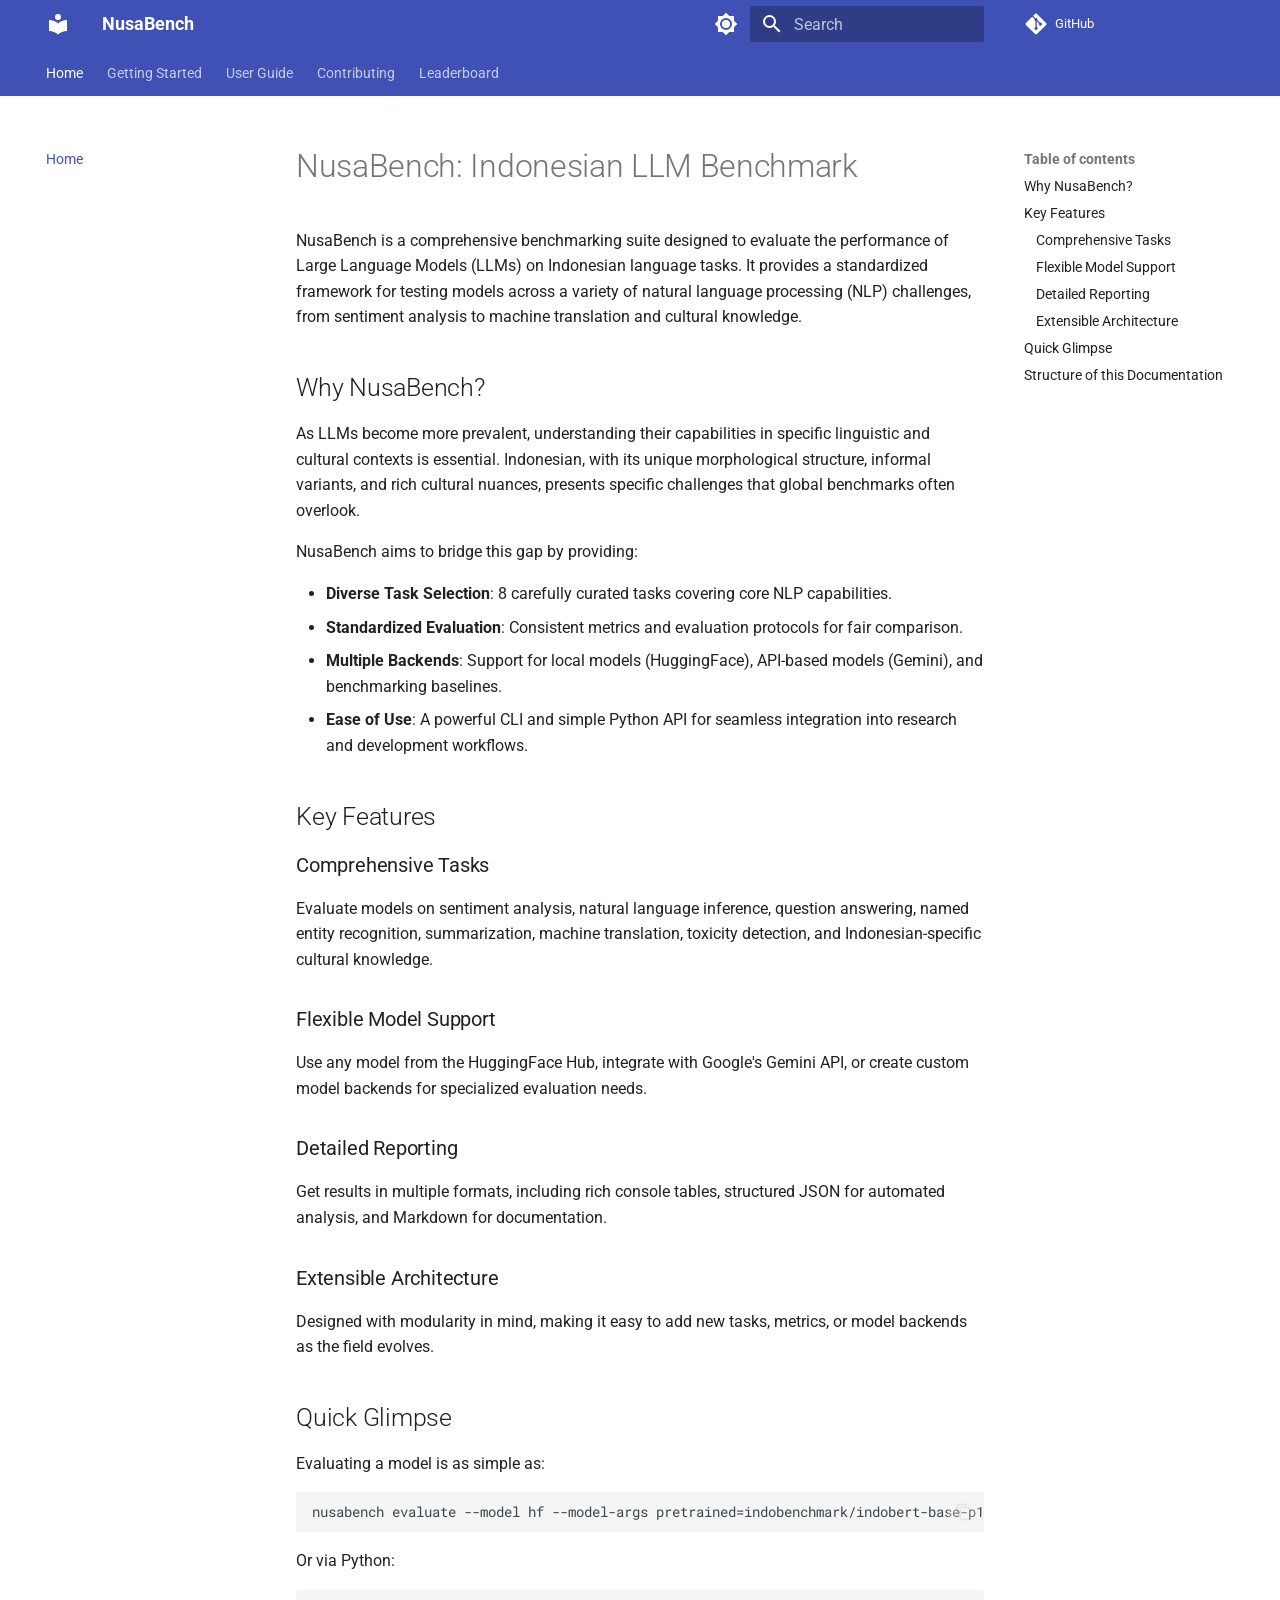
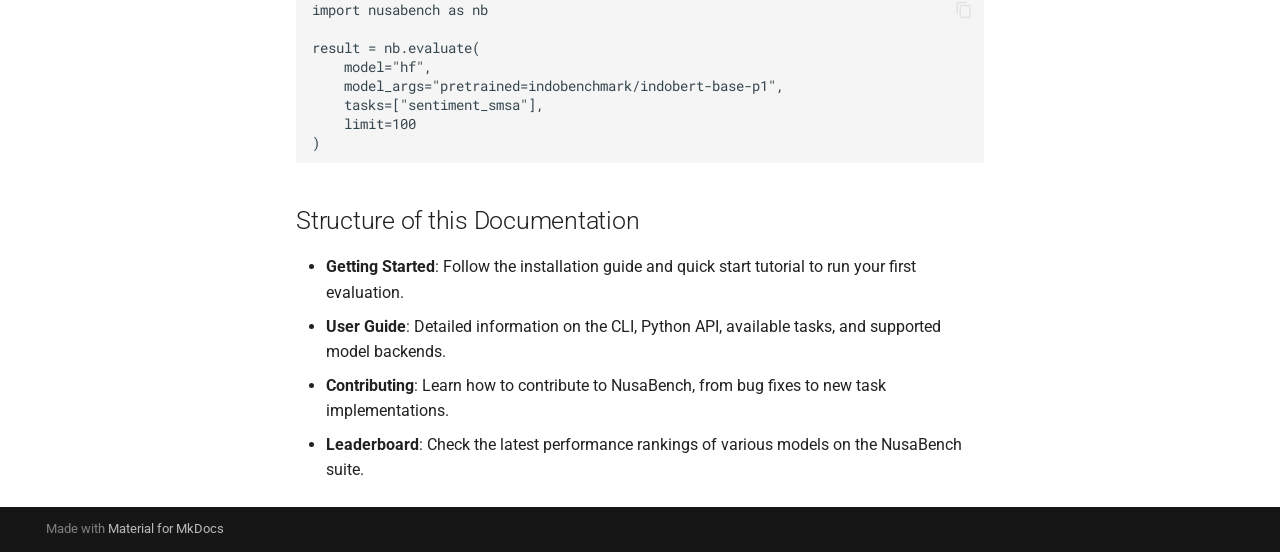
<file: index.html>
<!doctype html>
<html lang="en" class="no-js">
  <head>
    
      <meta charset="utf-8">
      <meta name="viewport" content="width=device-width,initial-scale=1">
      
      
      
        <link rel="canonical" href="https://vaskoyudha.github.io/NusaBench/">
      
      
      
        <link rel="next" href="getting-started/installation/">
      
      
        
      
      
      <link rel="icon" href="assets/images/favicon.png">
      <meta name="generator" content="mkdocs-1.6.1, mkdocs-material-9.7.5">
    
    
      
        <title>NusaBench</title>
      
    
    
      <link rel="stylesheet" href="assets/stylesheets/main.484c7ddc.min.css">
      
        
        <link rel="stylesheet" href="assets/stylesheets/palette.ab4e12ef.min.css">
      
      


    
    
      
    
    
      
        
        
        <link rel="preconnect" href="https://fonts.gstatic.com" crossorigin>
        <link rel="stylesheet" href="https://fonts.googleapis.com/css?family=Roboto:300,300i,400,400i,700,700i%7CRoboto+Mono:400,400i,700,700i&display=fallback">
        <style>:root{--md-text-font:"Roboto";--md-code-font:"Roboto Mono"}</style>
      
    
    
    <script>__md_scope=new URL(".",location),__md_hash=e=>[...e].reduce(((e,_)=>(e<<5)-e+_.charCodeAt(0)),0),__md_get=(e,_=localStorage,t=__md_scope)=>JSON.parse(_.getItem(t.pathname+"."+e)),__md_set=(e,_,t=localStorage,a=__md_scope)=>{try{t.setItem(a.pathname+"."+e,JSON.stringify(_))}catch(e){}}</script>
    
      

    
    
  </head>
  
  
    
    
      
    
    
    
    
    <body dir="ltr" data-md-color-scheme="default" data-md-color-primary="indigo" data-md-color-accent="indigo">
  
    
    <input class="md-toggle" data-md-toggle="drawer" type="checkbox" id="__drawer" autocomplete="off">
    <input class="md-toggle" data-md-toggle="search" type="checkbox" id="__search" autocomplete="off">
    <label class="md-overlay" for="__drawer"></label>
    <div data-md-component="skip">
      
        
        <a href="#nusabench-indonesian-llm-benchmark" class="md-skip">
          Skip to content
        </a>
      
    </div>
    <div data-md-component="announce">
      
    </div>
    
    
      

<header class="md-header" data-md-component="header">
  <nav class="md-header__inner md-grid" aria-label="Header">
    <a href="." title="NusaBench" class="md-header__button md-logo" aria-label="NusaBench" data-md-component="logo">
      
  
  <svg xmlns="http://www.w3.org/2000/svg" viewBox="0 0 24 24"><path d="M12 8a3 3 0 0 0 3-3 3 3 0 0 0-3-3 3 3 0 0 0-3 3 3 3 0 0 0 3 3m0 3.54C9.64 9.35 6.5 8 3 8v11c3.5 0 6.64 1.35 9 3.54 2.36-2.19 5.5-3.54 9-3.54V8c-3.5 0-6.64 1.35-9 3.54"/></svg>

    </a>
    <label class="md-header__button md-icon" for="__drawer">
      
      <svg xmlns="http://www.w3.org/2000/svg" viewBox="0 0 24 24"><path d="M3 6h18v2H3zm0 5h18v2H3zm0 5h18v2H3z"/></svg>
    </label>
    <div class="md-header__title" data-md-component="header-title">
      <div class="md-header__ellipsis">
        <div class="md-header__topic">
          <span class="md-ellipsis">
            NusaBench
          </span>
        </div>
        <div class="md-header__topic" data-md-component="header-topic">
          <span class="md-ellipsis">
            
              Home
            
          </span>
        </div>
      </div>
    </div>
    
      
        <form class="md-header__option" data-md-component="palette">
  
    
    
    
    <input class="md-option" data-md-color-media="" data-md-color-scheme="default" data-md-color-primary="indigo" data-md-color-accent="indigo"  aria-label="Switch to dark mode"  type="radio" name="__palette" id="__palette_0">
    
      <label class="md-header__button md-icon" title="Switch to dark mode" for="__palette_1" hidden>
        <svg xmlns="http://www.w3.org/2000/svg" viewBox="0 0 24 24"><path d="M12 8a4 4 0 0 0-4 4 4 4 0 0 0 4 4 4 4 0 0 0 4-4 4 4 0 0 0-4-4m0 10a6 6 0 0 1-6-6 6 6 0 0 1 6-6 6 6 0 0 1 6 6 6 6 0 0 1-6 6m8-9.31V4h-4.69L12 .69 8.69 4H4v4.69L.69 12 4 15.31V20h4.69L12 23.31 15.31 20H20v-4.69L23.31 12z"/></svg>
      </label>
    
  
    
    
    
    <input class="md-option" data-md-color-media="" data-md-color-scheme="slate" data-md-color-primary="indigo" data-md-color-accent="indigo"  aria-label="Switch to light mode"  type="radio" name="__palette" id="__palette_1">
    
      <label class="md-header__button md-icon" title="Switch to light mode" for="__palette_0" hidden>
        <svg xmlns="http://www.w3.org/2000/svg" viewBox="0 0 24 24"><path d="M12 18c-.89 0-1.74-.2-2.5-.55C11.56 16.5 13 14.42 13 12s-1.44-4.5-3.5-5.45C10.26 6.2 11.11 6 12 6a6 6 0 0 1 6 6 6 6 0 0 1-6 6m8-9.31V4h-4.69L12 .69 8.69 4H4v4.69L.69 12 4 15.31V20h4.69L12 23.31 15.31 20H20v-4.69L23.31 12z"/></svg>
      </label>
    
  
</form>
      
    
    
      <script>var palette=__md_get("__palette");if(palette&&palette.color){if("(prefers-color-scheme)"===palette.color.media){var media=matchMedia("(prefers-color-scheme: light)"),input=document.querySelector(media.matches?"[data-md-color-media='(prefers-color-scheme: light)']":"[data-md-color-media='(prefers-color-scheme: dark)']");palette.color.media=input.getAttribute("data-md-color-media"),palette.color.scheme=input.getAttribute("data-md-color-scheme"),palette.color.primary=input.getAttribute("data-md-color-primary"),palette.color.accent=input.getAttribute("data-md-color-accent")}for(var[key,value]of Object.entries(palette.color))document.body.setAttribute("data-md-color-"+key,value)}</script>
    
    
    
      
      
        <label class="md-header__button md-icon" for="__search">
          
          <svg xmlns="http://www.w3.org/2000/svg" viewBox="0 0 24 24"><path d="M9.5 3A6.5 6.5 0 0 1 16 9.5c0 1.61-.59 3.09-1.56 4.23l.27.27h.79l5 5-1.5 1.5-5-5v-.79l-.27-.27A6.52 6.52 0 0 1 9.5 16 6.5 6.5 0 0 1 3 9.5 6.5 6.5 0 0 1 9.5 3m0 2C7 5 5 7 5 9.5S7 14 9.5 14 14 12 14 9.5 12 5 9.5 5"/></svg>
        </label>
        <div class="md-search" data-md-component="search" role="dialog">
  <label class="md-search__overlay" for="__search"></label>
  <div class="md-search__inner" role="search">
    <form class="md-search__form" name="search">
      <input type="text" class="md-search__input" name="query" aria-label="Search" placeholder="Search" autocapitalize="off" autocorrect="off" autocomplete="off" spellcheck="false" data-md-component="search-query" required>
      <label class="md-search__icon md-icon" for="__search">
        
        <svg xmlns="http://www.w3.org/2000/svg" viewBox="0 0 24 24"><path d="M9.5 3A6.5 6.5 0 0 1 16 9.5c0 1.61-.59 3.09-1.56 4.23l.27.27h.79l5 5-1.5 1.5-5-5v-.79l-.27-.27A6.52 6.52 0 0 1 9.5 16 6.5 6.5 0 0 1 3 9.5 6.5 6.5 0 0 1 9.5 3m0 2C7 5 5 7 5 9.5S7 14 9.5 14 14 12 14 9.5 12 5 9.5 5"/></svg>
        
        <svg xmlns="http://www.w3.org/2000/svg" viewBox="0 0 24 24"><path d="M20 11v2H8l5.5 5.5-1.42 1.42L4.16 12l7.92-7.92L13.5 5.5 8 11z"/></svg>
      </label>
      <nav class="md-search__options" aria-label="Search">
        
        <button type="reset" class="md-search__icon md-icon" title="Clear" aria-label="Clear" tabindex="-1">
          
          <svg xmlns="http://www.w3.org/2000/svg" viewBox="0 0 24 24"><path d="M19 6.41 17.59 5 12 10.59 6.41 5 5 6.41 10.59 12 5 17.59 6.41 19 12 13.41 17.59 19 19 17.59 13.41 12z"/></svg>
        </button>
      </nav>
      
    </form>
    <div class="md-search__output">
      <div class="md-search__scrollwrap" tabindex="0" data-md-scrollfix>
        <div class="md-search-result" data-md-component="search-result">
          <div class="md-search-result__meta">
            Initializing search
          </div>
          <ol class="md-search-result__list" role="presentation"></ol>
        </div>
      </div>
    </div>
  </div>
</div>
      
    
    
      <div class="md-header__source">
        <a href="https://github.com/vaskoyudha/NusaBench" title="Go to repository" class="md-source" data-md-component="source">
  <div class="md-source__icon md-icon">
    
    <svg xmlns="http://www.w3.org/2000/svg" viewBox="0 0 448 512"><!--! Font Awesome Free 7.1.0 by @fontawesome - https://fontawesome.com License - https://fontawesome.com/license/free (Icons: CC BY 4.0, Fonts: SIL OFL 1.1, Code: MIT License) Copyright 2025 Fonticons, Inc.--><path d="M439.6 236.1 244 40.5c-5.4-5.5-12.8-8.5-20.4-8.5s-15 3-20.4 8.4L162.5 81l51.5 51.5c27.1-9.1 52.7 16.8 43.4 43.7l49.7 49.7c34.2-11.8 61.2 31 35.5 56.7-26.5 26.5-70.2-2.9-56-37.3L240.3 199v121.9c25.3 12.5 22.3 41.8 9.1 55-6.4 6.4-15.2 10.1-24.3 10.1s-17.8-3.6-24.3-10.1c-17.6-17.6-11.1-46.9 11.2-56v-123c-20.8-8.5-24.6-30.7-18.6-45L142.6 101 8.5 235.1C3 240.6 0 247.9 0 255.5s3 15 8.5 20.4l195.6 195.7c5.4 5.4 12.7 8.4 20.4 8.4s15-3 20.4-8.4l194.7-194.7c5.4-5.4 8.4-12.8 8.4-20.4s-3-15-8.4-20.4"/></svg>
  </div>
  <div class="md-source__repository">
    GitHub
  </div>
</a>
      </div>
    
  </nav>
  
</header>
    
    <div class="md-container" data-md-component="container">
      
      
        
          
            
<nav class="md-tabs" aria-label="Tabs" data-md-component="tabs">
  <div class="md-grid">
    <ul class="md-tabs__list">
      
        
  
  
  
    
  
  
    <li class="md-tabs__item md-tabs__item--active">
      <a href="." class="md-tabs__link">
        
  
  
    
  
  Home

      </a>
    </li>
  

      
        
  
  
  
  
    
    
      <li class="md-tabs__item">
        <a href="getting-started/installation/" class="md-tabs__link">
          
  
  
  Getting Started

        </a>
      </li>
    
  

      
        
  
  
  
  
    
    
      <li class="md-tabs__item">
        <a href="guide/cli/" class="md-tabs__link">
          
  
  
  User Guide

        </a>
      </li>
    
  

      
        
  
  
  
  
    <li class="md-tabs__item">
      <a href="contributing/" class="md-tabs__link">
        
  
  
    
  
  Contributing

      </a>
    </li>
  

      
        
  
  
  
  
    <li class="md-tabs__item">
      <a href="leaderboard/" class="md-tabs__link">
        
  
  
    
  
  Leaderboard

      </a>
    </li>
  

      
    </ul>
  </div>
</nav>
          
        
      
      <main class="md-main" data-md-component="main">
        <div class="md-main__inner md-grid">
          
            
              
              <div class="md-sidebar md-sidebar--primary" data-md-component="sidebar" data-md-type="navigation" >
                <div class="md-sidebar__scrollwrap">
                  <div class="md-sidebar__inner">
                    


  


<nav class="md-nav md-nav--primary md-nav--lifted" aria-label="Navigation" data-md-level="0">
  <label class="md-nav__title" for="__drawer">
    <a href="." title="NusaBench" class="md-nav__button md-logo" aria-label="NusaBench" data-md-component="logo">
      
  
  <svg xmlns="http://www.w3.org/2000/svg" viewBox="0 0 24 24"><path d="M12 8a3 3 0 0 0 3-3 3 3 0 0 0-3-3 3 3 0 0 0-3 3 3 3 0 0 0 3 3m0 3.54C9.64 9.35 6.5 8 3 8v11c3.5 0 6.64 1.35 9 3.54 2.36-2.19 5.5-3.54 9-3.54V8c-3.5 0-6.64 1.35-9 3.54"/></svg>

    </a>
    NusaBench
  </label>
  
    <div class="md-nav__source">
      <a href="https://github.com/vaskoyudha/NusaBench" title="Go to repository" class="md-source" data-md-component="source">
  <div class="md-source__icon md-icon">
    
    <svg xmlns="http://www.w3.org/2000/svg" viewBox="0 0 448 512"><!--! Font Awesome Free 7.1.0 by @fontawesome - https://fontawesome.com License - https://fontawesome.com/license/free (Icons: CC BY 4.0, Fonts: SIL OFL 1.1, Code: MIT License) Copyright 2025 Fonticons, Inc.--><path d="M439.6 236.1 244 40.5c-5.4-5.5-12.8-8.5-20.4-8.5s-15 3-20.4 8.4L162.5 81l51.5 51.5c27.1-9.1 52.7 16.8 43.4 43.7l49.7 49.7c34.2-11.8 61.2 31 35.5 56.7-26.5 26.5-70.2-2.9-56-37.3L240.3 199v121.9c25.3 12.5 22.3 41.8 9.1 55-6.4 6.4-15.2 10.1-24.3 10.1s-17.8-3.6-24.3-10.1c-17.6-17.6-11.1-46.9 11.2-56v-123c-20.8-8.5-24.6-30.7-18.6-45L142.6 101 8.5 235.1C3 240.6 0 247.9 0 255.5s3 15 8.5 20.4l195.6 195.7c5.4 5.4 12.7 8.4 20.4 8.4s15-3 20.4-8.4l194.7-194.7c5.4-5.4 8.4-12.8 8.4-20.4s-3-15-8.4-20.4"/></svg>
  </div>
  <div class="md-source__repository">
    GitHub
  </div>
</a>
    </div>
  
  <ul class="md-nav__list" data-md-scrollfix>
    
      
      
  
  
    
  
  
  
    <li class="md-nav__item md-nav__item--active">
      
      <input class="md-nav__toggle md-toggle" type="checkbox" id="__toc">
      
      
        
      
      
        <label class="md-nav__link md-nav__link--active" for="__toc">
          
  
  
  <span class="md-ellipsis">
    
  
    Home
  

    
  </span>
  
  

          <span class="md-nav__icon md-icon"></span>
        </label>
      
      <a href="." class="md-nav__link md-nav__link--active">
        
  
  
  <span class="md-ellipsis">
    
  
    Home
  

    
  </span>
  
  

      </a>
      
        

<nav class="md-nav md-nav--secondary" aria-label="Table of contents">
  
  
  
    
  
  
    <label class="md-nav__title" for="__toc">
      <span class="md-nav__icon md-icon"></span>
      Table of contents
    </label>
    <ul class="md-nav__list" data-md-component="toc" data-md-scrollfix>
      
        <li class="md-nav__item">
  <a href="#why-nusabench" class="md-nav__link">
    <span class="md-ellipsis">
      
        Why NusaBench?
      
    </span>
  </a>
  
</li>
      
        <li class="md-nav__item">
  <a href="#key-features" class="md-nav__link">
    <span class="md-ellipsis">
      
        Key Features
      
    </span>
  </a>
  
    <nav class="md-nav" aria-label="Key Features">
      <ul class="md-nav__list">
        
          <li class="md-nav__item">
  <a href="#comprehensive-tasks" class="md-nav__link">
    <span class="md-ellipsis">
      
        Comprehensive Tasks
      
    </span>
  </a>
  
</li>
        
          <li class="md-nav__item">
  <a href="#flexible-model-support" class="md-nav__link">
    <span class="md-ellipsis">
      
        Flexible Model Support
      
    </span>
  </a>
  
</li>
        
          <li class="md-nav__item">
  <a href="#detailed-reporting" class="md-nav__link">
    <span class="md-ellipsis">
      
        Detailed Reporting
      
    </span>
  </a>
  
</li>
        
          <li class="md-nav__item">
  <a href="#extensible-architecture" class="md-nav__link">
    <span class="md-ellipsis">
      
        Extensible Architecture
      
    </span>
  </a>
  
</li>
        
      </ul>
    </nav>
  
</li>
      
        <li class="md-nav__item">
  <a href="#quick-glimpse" class="md-nav__link">
    <span class="md-ellipsis">
      
        Quick Glimpse
      
    </span>
  </a>
  
</li>
      
        <li class="md-nav__item">
  <a href="#structure-of-this-documentation" class="md-nav__link">
    <span class="md-ellipsis">
      
        Structure of this Documentation
      
    </span>
  </a>
  
</li>
      
    </ul>
  
</nav>
      
    </li>
  

    
      
      
  
  
  
  
    
    
    
    
      
      
        
      
    
    
    <li class="md-nav__item md-nav__item--nested">
      
        
        
        <input class="md-nav__toggle md-toggle " type="checkbox" id="__nav_2" >
        
          
          <label class="md-nav__link" for="__nav_2" id="__nav_2_label" tabindex="0">
            
  
  
  <span class="md-ellipsis">
    
  
    Getting Started
  

    
  </span>
  
  

            <span class="md-nav__icon md-icon"></span>
          </label>
        
        <nav class="md-nav" data-md-level="1" aria-labelledby="__nav_2_label" aria-expanded="false">
          <label class="md-nav__title" for="__nav_2">
            <span class="md-nav__icon md-icon"></span>
            
  
    Getting Started
  

          </label>
          <ul class="md-nav__list" data-md-scrollfix>
            
              
                
  
  
  
  
    <li class="md-nav__item">
      <a href="getting-started/installation/" class="md-nav__link">
        
  
  
  <span class="md-ellipsis">
    
  
    Installation
  

    
  </span>
  
  

      </a>
    </li>
  

              
            
              
                
  
  
  
  
    <li class="md-nav__item">
      <a href="getting-started/quickstart/" class="md-nav__link">
        
  
  
  <span class="md-ellipsis">
    
  
    Quick Start
  

    
  </span>
  
  

      </a>
    </li>
  

              
            
          </ul>
        </nav>
      
    </li>
  

    
      
      
  
  
  
  
    
    
    
    
      
      
        
      
    
    
    <li class="md-nav__item md-nav__item--nested">
      
        
        
        <input class="md-nav__toggle md-toggle " type="checkbox" id="__nav_3" >
        
          
          <label class="md-nav__link" for="__nav_3" id="__nav_3_label" tabindex="0">
            
  
  
  <span class="md-ellipsis">
    
  
    User Guide
  

    
  </span>
  
  

            <span class="md-nav__icon md-icon"></span>
          </label>
        
        <nav class="md-nav" data-md-level="1" aria-labelledby="__nav_3_label" aria-expanded="false">
          <label class="md-nav__title" for="__nav_3">
            <span class="md-nav__icon md-icon"></span>
            
  
    User Guide
  

          </label>
          <ul class="md-nav__list" data-md-scrollfix>
            
              
                
  
  
  
  
    <li class="md-nav__item">
      <a href="guide/cli/" class="md-nav__link">
        
  
  
  <span class="md-ellipsis">
    
  
    CLI Reference
  

    
  </span>
  
  

      </a>
    </li>
  

              
            
              
                
  
  
  
  
    <li class="md-nav__item">
      <a href="guide/api/" class="md-nav__link">
        
  
  
  <span class="md-ellipsis">
    
  
    Python API
  

    
  </span>
  
  

      </a>
    </li>
  

              
            
              
                
  
  
  
  
    <li class="md-nav__item">
      <a href="guide/tasks/" class="md-nav__link">
        
  
  
  <span class="md-ellipsis">
    
  
    Tasks
  

    
  </span>
  
  

      </a>
    </li>
  

              
            
              
                
  
  
  
  
    <li class="md-nav__item">
      <a href="guide/models/" class="md-nav__link">
        
  
  
  <span class="md-ellipsis">
    
  
    Models
  

    
  </span>
  
  

      </a>
    </li>
  

              
            
          </ul>
        </nav>
      
    </li>
  

    
      
      
  
  
  
  
    <li class="md-nav__item">
      <a href="contributing/" class="md-nav__link">
        
  
  
  <span class="md-ellipsis">
    
  
    Contributing
  

    
  </span>
  
  

      </a>
    </li>
  

    
      
      
  
  
  
  
    <li class="md-nav__item">
      <a href="leaderboard/" class="md-nav__link">
        
  
  
  <span class="md-ellipsis">
    
  
    Leaderboard
  

    
  </span>
  
  

      </a>
    </li>
  

    
  </ul>
</nav>
                  </div>
                </div>
              </div>
            
            
              
              <div class="md-sidebar md-sidebar--secondary" data-md-component="sidebar" data-md-type="toc" >
                <div class="md-sidebar__scrollwrap">
                  <div class="md-sidebar__inner">
                    

<nav class="md-nav md-nav--secondary" aria-label="Table of contents">
  
  
  
    
  
  
    <label class="md-nav__title" for="__toc">
      <span class="md-nav__icon md-icon"></span>
      Table of contents
    </label>
    <ul class="md-nav__list" data-md-component="toc" data-md-scrollfix>
      
        <li class="md-nav__item">
  <a href="#why-nusabench" class="md-nav__link">
    <span class="md-ellipsis">
      
        Why NusaBench?
      
    </span>
  </a>
  
</li>
      
        <li class="md-nav__item">
  <a href="#key-features" class="md-nav__link">
    <span class="md-ellipsis">
      
        Key Features
      
    </span>
  </a>
  
    <nav class="md-nav" aria-label="Key Features">
      <ul class="md-nav__list">
        
          <li class="md-nav__item">
  <a href="#comprehensive-tasks" class="md-nav__link">
    <span class="md-ellipsis">
      
        Comprehensive Tasks
      
    </span>
  </a>
  
</li>
        
          <li class="md-nav__item">
  <a href="#flexible-model-support" class="md-nav__link">
    <span class="md-ellipsis">
      
        Flexible Model Support
      
    </span>
  </a>
  
</li>
        
          <li class="md-nav__item">
  <a href="#detailed-reporting" class="md-nav__link">
    <span class="md-ellipsis">
      
        Detailed Reporting
      
    </span>
  </a>
  
</li>
        
          <li class="md-nav__item">
  <a href="#extensible-architecture" class="md-nav__link">
    <span class="md-ellipsis">
      
        Extensible Architecture
      
    </span>
  </a>
  
</li>
        
      </ul>
    </nav>
  
</li>
      
        <li class="md-nav__item">
  <a href="#quick-glimpse" class="md-nav__link">
    <span class="md-ellipsis">
      
        Quick Glimpse
      
    </span>
  </a>
  
</li>
      
        <li class="md-nav__item">
  <a href="#structure-of-this-documentation" class="md-nav__link">
    <span class="md-ellipsis">
      
        Structure of this Documentation
      
    </span>
  </a>
  
</li>
      
    </ul>
  
</nav>
                  </div>
                </div>
              </div>
            
          
          
            <div class="md-content" data-md-component="content">
              
              <article class="md-content__inner md-typeset">
                
                  


  
  


<h1 id="nusabench-indonesian-llm-benchmark">NusaBench: Indonesian LLM Benchmark</h1>
<p>NusaBench is a comprehensive benchmarking suite designed to evaluate the performance of Large Language Models (LLMs) on Indonesian language tasks. It provides a standardized framework for testing models across a variety of natural language processing (NLP) challenges, from sentiment analysis to machine translation and cultural knowledge.</p>
<h2 id="why-nusabench">Why NusaBench?</h2>
<p>As LLMs become more prevalent, understanding their capabilities in specific linguistic and cultural contexts is essential. Indonesian, with its unique morphological structure, informal variants, and rich cultural nuances, presents specific challenges that global benchmarks often overlook.</p>
<p>NusaBench aims to bridge this gap by providing:</p>
<ul>
<li><strong>Diverse Task Selection</strong>: 8 carefully curated tasks covering core NLP capabilities.</li>
<li><strong>Standardized Evaluation</strong>: Consistent metrics and evaluation protocols for fair comparison.</li>
<li><strong>Multiple Backends</strong>: Support for local models (HuggingFace), API-based models (Gemini), and benchmarking baselines.</li>
<li><strong>Ease of Use</strong>: A powerful CLI and simple Python API for seamless integration into research and development workflows.</li>
</ul>
<h2 id="key-features">Key Features</h2>
<h3 id="comprehensive-tasks">Comprehensive Tasks</h3>
<p>Evaluate models on sentiment analysis, natural language inference, question answering, named entity recognition, summarization, machine translation, toxicity detection, and Indonesian-specific cultural knowledge.</p>
<h3 id="flexible-model-support">Flexible Model Support</h3>
<p>Use any model from the HuggingFace Hub, integrate with Google's Gemini API, or create custom model backends for specialized evaluation needs.</p>
<h3 id="detailed-reporting">Detailed Reporting</h3>
<p>Get results in multiple formats, including rich console tables, structured JSON for automated analysis, and Markdown for documentation.</p>
<h3 id="extensible-architecture">Extensible Architecture</h3>
<p>Designed with modularity in mind, making it easy to add new tasks, metrics, or model backends as the field evolves.</p>
<h2 id="quick-glimpse">Quick Glimpse</h2>
<p>Evaluating a model is as simple as:</p>
<pre><code class="language-bash">nusabench evaluate --model hf --model-args pretrained=indobenchmark/indobert-base-p1 --task sentiment_smsa --limit 100
</code></pre>
<p>Or via Python:</p>
<pre><code class="language-python">import nusabench as nb

result = nb.evaluate(
    model=&quot;hf&quot;,
    model_args=&quot;pretrained=indobenchmark/indobert-base-p1&quot;,
    tasks=[&quot;sentiment_smsa&quot;],
    limit=100
)
</code></pre>
<h2 id="structure-of-this-documentation">Structure of this Documentation</h2>
<ul>
<li><strong>Getting Started</strong>: Follow the installation guide and quick start tutorial to run your first evaluation.</li>
<li><strong>User Guide</strong>: Detailed information on the CLI, Python API, available tasks, and supported model backends.</li>
<li><strong>Contributing</strong>: Learn how to contribute to NusaBench, from bug fixes to new task implementations.</li>
<li><strong>Leaderboard</strong>: Check the latest performance rankings of various models on the NusaBench suite.</li>
</ul>












                
              </article>
            </div>
          
          
<script>var target=document.getElementById(location.hash.slice(1));target&&target.name&&(target.checked=target.name.startsWith("__tabbed_"))</script>
        </div>
        
      </main>
      
        <footer class="md-footer">
  
  <div class="md-footer-meta md-typeset">
    <div class="md-footer-meta__inner md-grid">
      <div class="md-copyright">
  
  
    Made with
    <a href="https://squidfunk.github.io/mkdocs-material/" target="_blank" rel="noopener">
      Material for MkDocs
    </a>
  
</div>
      
    </div>
  </div>
</footer>
      
    </div>
    <div class="md-dialog" data-md-component="dialog">
      <div class="md-dialog__inner md-typeset"></div>
    </div>
    
    
    
      
      
      <script id="__config" type="application/json">{"annotate": null, "base": ".", "features": ["navigation.tabs", "navigation.sections", "content.code.copy"], "search": "assets/javascripts/workers/search.2c215733.min.js", "tags": null, "translations": {"clipboard.copied": "Copied to clipboard", "clipboard.copy": "Copy to clipboard", "search.result.more.one": "1 more on this page", "search.result.more.other": "# more on this page", "search.result.none": "No matching documents", "search.result.one": "1 matching document", "search.result.other": "# matching documents", "search.result.placeholder": "Type to start searching", "search.result.term.missing": "Missing", "select.version": "Select version"}, "version": null}</script>
    
    
      <script src="assets/javascripts/bundle.79ae519e.min.js"></script>
      
    
  </body>
</html>
</file>
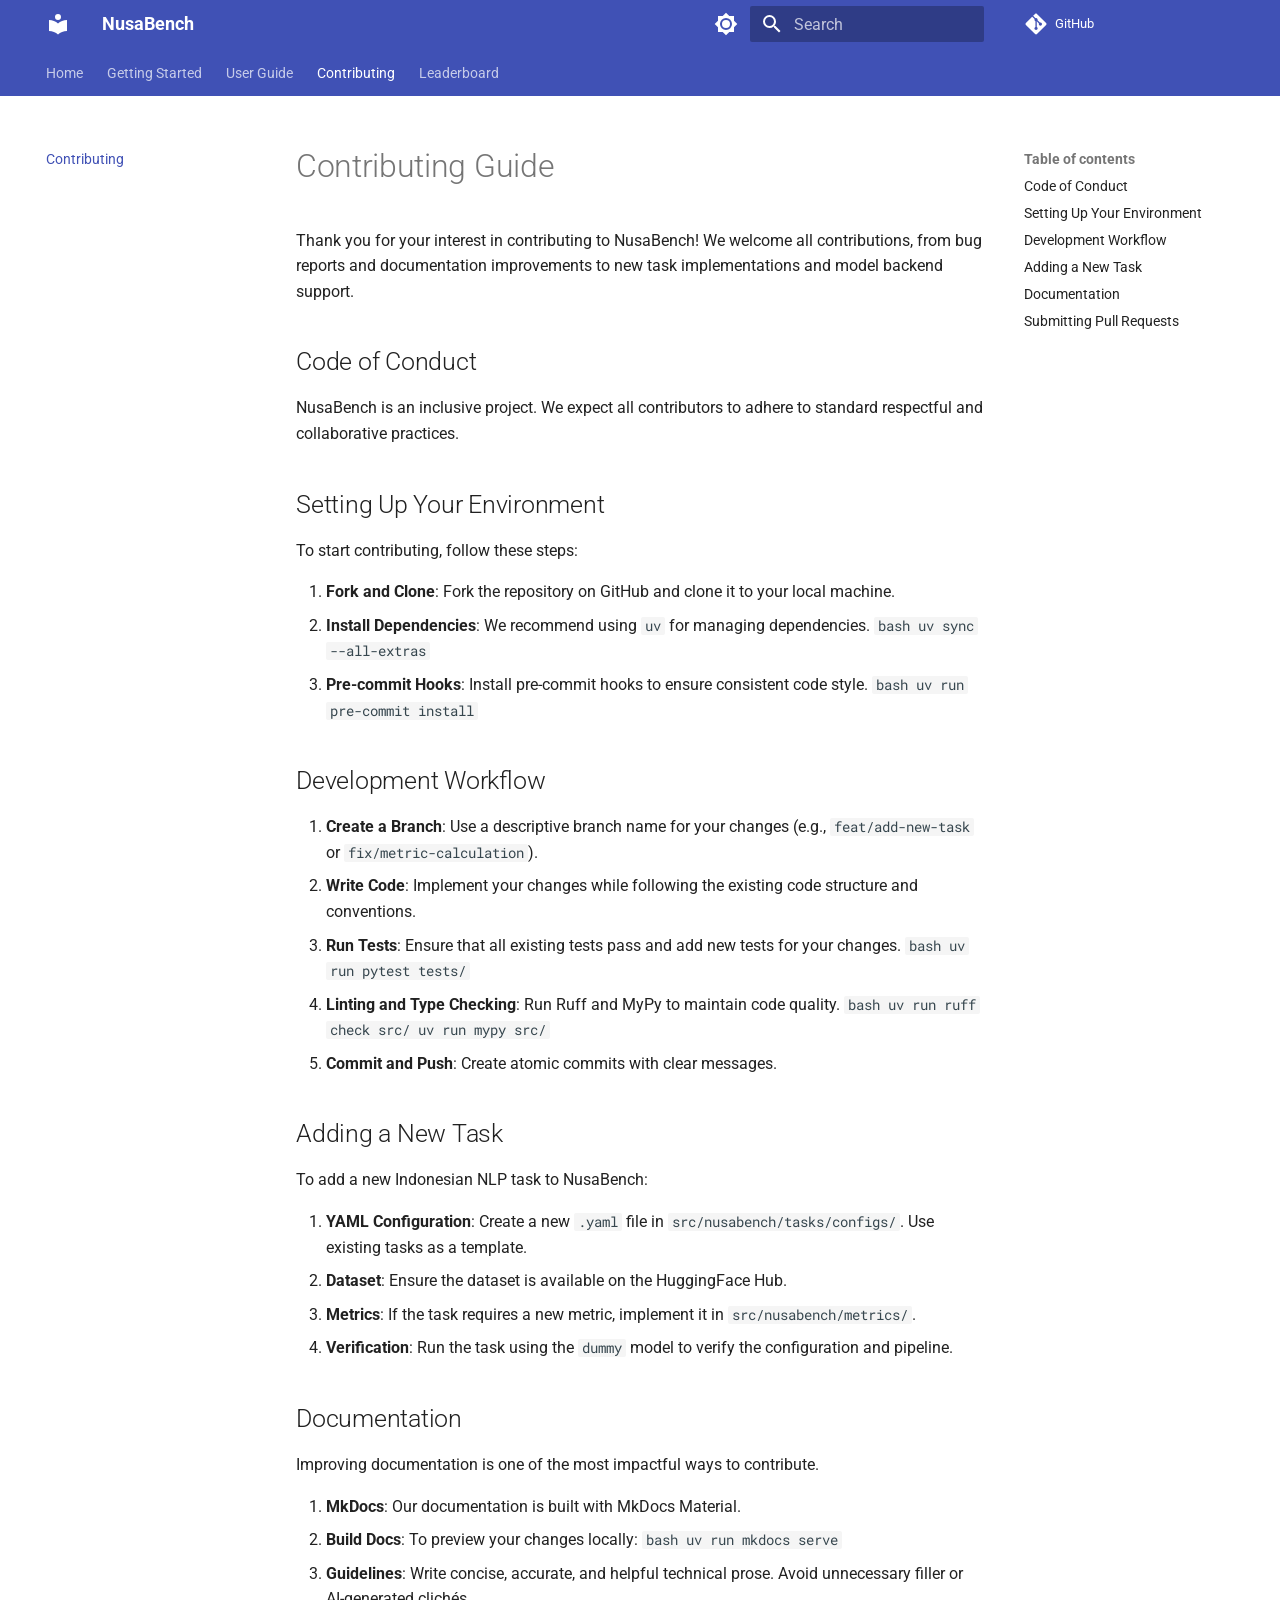
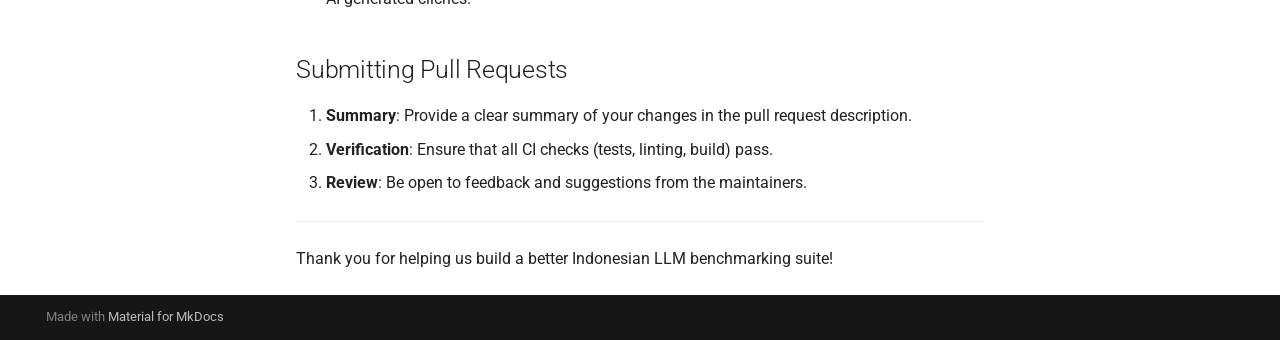
<file: contributing/index.html>
<!doctype html>
<html lang="en" class="no-js">
  <head>
    
      <meta charset="utf-8">
      <meta name="viewport" content="width=device-width,initial-scale=1">
      
      
      
        <link rel="canonical" href="https://vaskoyudha.github.io/NusaBench/contributing/">
      
      
        <link rel="prev" href="../guide/models/">
      
      
        <link rel="next" href="../leaderboard/">
      
      
        
      
      
      <link rel="icon" href="../assets/images/favicon.png">
      <meta name="generator" content="mkdocs-1.6.1, mkdocs-material-9.7.5">
    
    
      
        <title>Contributing - NusaBench</title>
      
    
    
      <link rel="stylesheet" href="../assets/stylesheets/main.484c7ddc.min.css">
      
        
        <link rel="stylesheet" href="../assets/stylesheets/palette.ab4e12ef.min.css">
      
      


    
    
      
    
    
      
        
        
        <link rel="preconnect" href="https://fonts.gstatic.com" crossorigin>
        <link rel="stylesheet" href="https://fonts.googleapis.com/css?family=Roboto:300,300i,400,400i,700,700i%7CRoboto+Mono:400,400i,700,700i&display=fallback">
        <style>:root{--md-text-font:"Roboto";--md-code-font:"Roboto Mono"}</style>
      
    
    
    <script>__md_scope=new URL("..",location),__md_hash=e=>[...e].reduce(((e,_)=>(e<<5)-e+_.charCodeAt(0)),0),__md_get=(e,_=localStorage,t=__md_scope)=>JSON.parse(_.getItem(t.pathname+"."+e)),__md_set=(e,_,t=localStorage,a=__md_scope)=>{try{t.setItem(a.pathname+"."+e,JSON.stringify(_))}catch(e){}}</script>
    
      

    
    
  </head>
  
  
    
    
      
    
    
    
    
    <body dir="ltr" data-md-color-scheme="default" data-md-color-primary="indigo" data-md-color-accent="indigo">
  
    
    <input class="md-toggle" data-md-toggle="drawer" type="checkbox" id="__drawer" autocomplete="off">
    <input class="md-toggle" data-md-toggle="search" type="checkbox" id="__search" autocomplete="off">
    <label class="md-overlay" for="__drawer"></label>
    <div data-md-component="skip">
      
        
        <a href="#contributing-guide" class="md-skip">
          Skip to content
        </a>
      
    </div>
    <div data-md-component="announce">
      
    </div>
    
    
      

<header class="md-header" data-md-component="header">
  <nav class="md-header__inner md-grid" aria-label="Header">
    <a href=".." title="NusaBench" class="md-header__button md-logo" aria-label="NusaBench" data-md-component="logo">
      
  
  <svg xmlns="http://www.w3.org/2000/svg" viewBox="0 0 24 24"><path d="M12 8a3 3 0 0 0 3-3 3 3 0 0 0-3-3 3 3 0 0 0-3 3 3 3 0 0 0 3 3m0 3.54C9.64 9.35 6.5 8 3 8v11c3.5 0 6.64 1.35 9 3.54 2.36-2.19 5.5-3.54 9-3.54V8c-3.5 0-6.64 1.35-9 3.54"/></svg>

    </a>
    <label class="md-header__button md-icon" for="__drawer">
      
      <svg xmlns="http://www.w3.org/2000/svg" viewBox="0 0 24 24"><path d="M3 6h18v2H3zm0 5h18v2H3zm0 5h18v2H3z"/></svg>
    </label>
    <div class="md-header__title" data-md-component="header-title">
      <div class="md-header__ellipsis">
        <div class="md-header__topic">
          <span class="md-ellipsis">
            NusaBench
          </span>
        </div>
        <div class="md-header__topic" data-md-component="header-topic">
          <span class="md-ellipsis">
            
              Contributing
            
          </span>
        </div>
      </div>
    </div>
    
      
        <form class="md-header__option" data-md-component="palette">
  
    
    
    
    <input class="md-option" data-md-color-media="" data-md-color-scheme="default" data-md-color-primary="indigo" data-md-color-accent="indigo"  aria-label="Switch to dark mode"  type="radio" name="__palette" id="__palette_0">
    
      <label class="md-header__button md-icon" title="Switch to dark mode" for="__palette_1" hidden>
        <svg xmlns="http://www.w3.org/2000/svg" viewBox="0 0 24 24"><path d="M12 8a4 4 0 0 0-4 4 4 4 0 0 0 4 4 4 4 0 0 0 4-4 4 4 0 0 0-4-4m0 10a6 6 0 0 1-6-6 6 6 0 0 1 6-6 6 6 0 0 1 6 6 6 6 0 0 1-6 6m8-9.31V4h-4.69L12 .69 8.69 4H4v4.69L.69 12 4 15.31V20h4.69L12 23.31 15.31 20H20v-4.69L23.31 12z"/></svg>
      </label>
    
  
    
    
    
    <input class="md-option" data-md-color-media="" data-md-color-scheme="slate" data-md-color-primary="indigo" data-md-color-accent="indigo"  aria-label="Switch to light mode"  type="radio" name="__palette" id="__palette_1">
    
      <label class="md-header__button md-icon" title="Switch to light mode" for="__palette_0" hidden>
        <svg xmlns="http://www.w3.org/2000/svg" viewBox="0 0 24 24"><path d="M12 18c-.89 0-1.74-.2-2.5-.55C11.56 16.5 13 14.42 13 12s-1.44-4.5-3.5-5.45C10.26 6.2 11.11 6 12 6a6 6 0 0 1 6 6 6 6 0 0 1-6 6m8-9.31V4h-4.69L12 .69 8.69 4H4v4.69L.69 12 4 15.31V20h4.69L12 23.31 15.31 20H20v-4.69L23.31 12z"/></svg>
      </label>
    
  
</form>
      
    
    
      <script>var palette=__md_get("__palette");if(palette&&palette.color){if("(prefers-color-scheme)"===palette.color.media){var media=matchMedia("(prefers-color-scheme: light)"),input=document.querySelector(media.matches?"[data-md-color-media='(prefers-color-scheme: light)']":"[data-md-color-media='(prefers-color-scheme: dark)']");palette.color.media=input.getAttribute("data-md-color-media"),palette.color.scheme=input.getAttribute("data-md-color-scheme"),palette.color.primary=input.getAttribute("data-md-color-primary"),palette.color.accent=input.getAttribute("data-md-color-accent")}for(var[key,value]of Object.entries(palette.color))document.body.setAttribute("data-md-color-"+key,value)}</script>
    
    
    
      
      
        <label class="md-header__button md-icon" for="__search">
          
          <svg xmlns="http://www.w3.org/2000/svg" viewBox="0 0 24 24"><path d="M9.5 3A6.5 6.5 0 0 1 16 9.5c0 1.61-.59 3.09-1.56 4.23l.27.27h.79l5 5-1.5 1.5-5-5v-.79l-.27-.27A6.52 6.52 0 0 1 9.5 16 6.5 6.5 0 0 1 3 9.5 6.5 6.5 0 0 1 9.5 3m0 2C7 5 5 7 5 9.5S7 14 9.5 14 14 12 14 9.5 12 5 9.5 5"/></svg>
        </label>
        <div class="md-search" data-md-component="search" role="dialog">
  <label class="md-search__overlay" for="__search"></label>
  <div class="md-search__inner" role="search">
    <form class="md-search__form" name="search">
      <input type="text" class="md-search__input" name="query" aria-label="Search" placeholder="Search" autocapitalize="off" autocorrect="off" autocomplete="off" spellcheck="false" data-md-component="search-query" required>
      <label class="md-search__icon md-icon" for="__search">
        
        <svg xmlns="http://www.w3.org/2000/svg" viewBox="0 0 24 24"><path d="M9.5 3A6.5 6.5 0 0 1 16 9.5c0 1.61-.59 3.09-1.56 4.23l.27.27h.79l5 5-1.5 1.5-5-5v-.79l-.27-.27A6.52 6.52 0 0 1 9.5 16 6.5 6.5 0 0 1 3 9.5 6.5 6.5 0 0 1 9.5 3m0 2C7 5 5 7 5 9.5S7 14 9.5 14 14 12 14 9.5 12 5 9.5 5"/></svg>
        
        <svg xmlns="http://www.w3.org/2000/svg" viewBox="0 0 24 24"><path d="M20 11v2H8l5.5 5.5-1.42 1.42L4.16 12l7.92-7.92L13.5 5.5 8 11z"/></svg>
      </label>
      <nav class="md-search__options" aria-label="Search">
        
        <button type="reset" class="md-search__icon md-icon" title="Clear" aria-label="Clear" tabindex="-1">
          
          <svg xmlns="http://www.w3.org/2000/svg" viewBox="0 0 24 24"><path d="M19 6.41 17.59 5 12 10.59 6.41 5 5 6.41 10.59 12 5 17.59 6.41 19 12 13.41 17.59 19 19 17.59 13.41 12z"/></svg>
        </button>
      </nav>
      
    </form>
    <div class="md-search__output">
      <div class="md-search__scrollwrap" tabindex="0" data-md-scrollfix>
        <div class="md-search-result" data-md-component="search-result">
          <div class="md-search-result__meta">
            Initializing search
          </div>
          <ol class="md-search-result__list" role="presentation"></ol>
        </div>
      </div>
    </div>
  </div>
</div>
      
    
    
      <div class="md-header__source">
        <a href="https://github.com/vaskoyudha/NusaBench" title="Go to repository" class="md-source" data-md-component="source">
  <div class="md-source__icon md-icon">
    
    <svg xmlns="http://www.w3.org/2000/svg" viewBox="0 0 448 512"><!--! Font Awesome Free 7.1.0 by @fontawesome - https://fontawesome.com License - https://fontawesome.com/license/free (Icons: CC BY 4.0, Fonts: SIL OFL 1.1, Code: MIT License) Copyright 2025 Fonticons, Inc.--><path d="M439.6 236.1 244 40.5c-5.4-5.5-12.8-8.5-20.4-8.5s-15 3-20.4 8.4L162.5 81l51.5 51.5c27.1-9.1 52.7 16.8 43.4 43.7l49.7 49.7c34.2-11.8 61.2 31 35.5 56.7-26.5 26.5-70.2-2.9-56-37.3L240.3 199v121.9c25.3 12.5 22.3 41.8 9.1 55-6.4 6.4-15.2 10.1-24.3 10.1s-17.8-3.6-24.3-10.1c-17.6-17.6-11.1-46.9 11.2-56v-123c-20.8-8.5-24.6-30.7-18.6-45L142.6 101 8.5 235.1C3 240.6 0 247.9 0 255.5s3 15 8.5 20.4l195.6 195.7c5.4 5.4 12.7 8.4 20.4 8.4s15-3 20.4-8.4l194.7-194.7c5.4-5.4 8.4-12.8 8.4-20.4s-3-15-8.4-20.4"/></svg>
  </div>
  <div class="md-source__repository">
    GitHub
  </div>
</a>
      </div>
    
  </nav>
  
</header>
    
    <div class="md-container" data-md-component="container">
      
      
        
          
            
<nav class="md-tabs" aria-label="Tabs" data-md-component="tabs">
  <div class="md-grid">
    <ul class="md-tabs__list">
      
        
  
  
  
  
    <li class="md-tabs__item">
      <a href=".." class="md-tabs__link">
        
  
  
    
  
  Home

      </a>
    </li>
  

      
        
  
  
  
  
    
    
      <li class="md-tabs__item">
        <a href="../getting-started/installation/" class="md-tabs__link">
          
  
  
  Getting Started

        </a>
      </li>
    
  

      
        
  
  
  
  
    
    
      <li class="md-tabs__item">
        <a href="../guide/cli/" class="md-tabs__link">
          
  
  
  User Guide

        </a>
      </li>
    
  

      
        
  
  
  
    
  
  
    <li class="md-tabs__item md-tabs__item--active">
      <a href="./" class="md-tabs__link">
        
  
  
    
  
  Contributing

      </a>
    </li>
  

      
        
  
  
  
  
    <li class="md-tabs__item">
      <a href="../leaderboard/" class="md-tabs__link">
        
  
  
    
  
  Leaderboard

      </a>
    </li>
  

      
    </ul>
  </div>
</nav>
          
        
      
      <main class="md-main" data-md-component="main">
        <div class="md-main__inner md-grid">
          
            
              
              <div class="md-sidebar md-sidebar--primary" data-md-component="sidebar" data-md-type="navigation" >
                <div class="md-sidebar__scrollwrap">
                  <div class="md-sidebar__inner">
                    


  


<nav class="md-nav md-nav--primary md-nav--lifted" aria-label="Navigation" data-md-level="0">
  <label class="md-nav__title" for="__drawer">
    <a href=".." title="NusaBench" class="md-nav__button md-logo" aria-label="NusaBench" data-md-component="logo">
      
  
  <svg xmlns="http://www.w3.org/2000/svg" viewBox="0 0 24 24"><path d="M12 8a3 3 0 0 0 3-3 3 3 0 0 0-3-3 3 3 0 0 0-3 3 3 3 0 0 0 3 3m0 3.54C9.64 9.35 6.5 8 3 8v11c3.5 0 6.64 1.35 9 3.54 2.36-2.19 5.5-3.54 9-3.54V8c-3.5 0-6.64 1.35-9 3.54"/></svg>

    </a>
    NusaBench
  </label>
  
    <div class="md-nav__source">
      <a href="https://github.com/vaskoyudha/NusaBench" title="Go to repository" class="md-source" data-md-component="source">
  <div class="md-source__icon md-icon">
    
    <svg xmlns="http://www.w3.org/2000/svg" viewBox="0 0 448 512"><!--! Font Awesome Free 7.1.0 by @fontawesome - https://fontawesome.com License - https://fontawesome.com/license/free (Icons: CC BY 4.0, Fonts: SIL OFL 1.1, Code: MIT License) Copyright 2025 Fonticons, Inc.--><path d="M439.6 236.1 244 40.5c-5.4-5.5-12.8-8.5-20.4-8.5s-15 3-20.4 8.4L162.5 81l51.5 51.5c27.1-9.1 52.7 16.8 43.4 43.7l49.7 49.7c34.2-11.8 61.2 31 35.5 56.7-26.5 26.5-70.2-2.9-56-37.3L240.3 199v121.9c25.3 12.5 22.3 41.8 9.1 55-6.4 6.4-15.2 10.1-24.3 10.1s-17.8-3.6-24.3-10.1c-17.6-17.6-11.1-46.9 11.2-56v-123c-20.8-8.5-24.6-30.7-18.6-45L142.6 101 8.5 235.1C3 240.6 0 247.9 0 255.5s3 15 8.5 20.4l195.6 195.7c5.4 5.4 12.7 8.4 20.4 8.4s15-3 20.4-8.4l194.7-194.7c5.4-5.4 8.4-12.8 8.4-20.4s-3-15-8.4-20.4"/></svg>
  </div>
  <div class="md-source__repository">
    GitHub
  </div>
</a>
    </div>
  
  <ul class="md-nav__list" data-md-scrollfix>
    
      
      
  
  
  
  
    <li class="md-nav__item">
      <a href=".." class="md-nav__link">
        
  
  
  <span class="md-ellipsis">
    
  
    Home
  

    
  </span>
  
  

      </a>
    </li>
  

    
      
      
  
  
  
  
    
    
    
    
      
      
        
      
    
    
    <li class="md-nav__item md-nav__item--nested">
      
        
        
        <input class="md-nav__toggle md-toggle " type="checkbox" id="__nav_2" >
        
          
          <label class="md-nav__link" for="__nav_2" id="__nav_2_label" tabindex="0">
            
  
  
  <span class="md-ellipsis">
    
  
    Getting Started
  

    
  </span>
  
  

            <span class="md-nav__icon md-icon"></span>
          </label>
        
        <nav class="md-nav" data-md-level="1" aria-labelledby="__nav_2_label" aria-expanded="false">
          <label class="md-nav__title" for="__nav_2">
            <span class="md-nav__icon md-icon"></span>
            
  
    Getting Started
  

          </label>
          <ul class="md-nav__list" data-md-scrollfix>
            
              
                
  
  
  
  
    <li class="md-nav__item">
      <a href="../getting-started/installation/" class="md-nav__link">
        
  
  
  <span class="md-ellipsis">
    
  
    Installation
  

    
  </span>
  
  

      </a>
    </li>
  

              
            
              
                
  
  
  
  
    <li class="md-nav__item">
      <a href="../getting-started/quickstart/" class="md-nav__link">
        
  
  
  <span class="md-ellipsis">
    
  
    Quick Start
  

    
  </span>
  
  

      </a>
    </li>
  

              
            
          </ul>
        </nav>
      
    </li>
  

    
      
      
  
  
  
  
    
    
    
    
      
      
        
      
    
    
    <li class="md-nav__item md-nav__item--nested">
      
        
        
        <input class="md-nav__toggle md-toggle " type="checkbox" id="__nav_3" >
        
          
          <label class="md-nav__link" for="__nav_3" id="__nav_3_label" tabindex="0">
            
  
  
  <span class="md-ellipsis">
    
  
    User Guide
  

    
  </span>
  
  

            <span class="md-nav__icon md-icon"></span>
          </label>
        
        <nav class="md-nav" data-md-level="1" aria-labelledby="__nav_3_label" aria-expanded="false">
          <label class="md-nav__title" for="__nav_3">
            <span class="md-nav__icon md-icon"></span>
            
  
    User Guide
  

          </label>
          <ul class="md-nav__list" data-md-scrollfix>
            
              
                
  
  
  
  
    <li class="md-nav__item">
      <a href="../guide/cli/" class="md-nav__link">
        
  
  
  <span class="md-ellipsis">
    
  
    CLI Reference
  

    
  </span>
  
  

      </a>
    </li>
  

              
            
              
                
  
  
  
  
    <li class="md-nav__item">
      <a href="../guide/api/" class="md-nav__link">
        
  
  
  <span class="md-ellipsis">
    
  
    Python API
  

    
  </span>
  
  

      </a>
    </li>
  

              
            
              
                
  
  
  
  
    <li class="md-nav__item">
      <a href="../guide/tasks/" class="md-nav__link">
        
  
  
  <span class="md-ellipsis">
    
  
    Tasks
  

    
  </span>
  
  

      </a>
    </li>
  

              
            
              
                
  
  
  
  
    <li class="md-nav__item">
      <a href="../guide/models/" class="md-nav__link">
        
  
  
  <span class="md-ellipsis">
    
  
    Models
  

    
  </span>
  
  

      </a>
    </li>
  

              
            
          </ul>
        </nav>
      
    </li>
  

    
      
      
  
  
    
  
  
  
    <li class="md-nav__item md-nav__item--active">
      
      <input class="md-nav__toggle md-toggle" type="checkbox" id="__toc">
      
      
        
      
      
        <label class="md-nav__link md-nav__link--active" for="__toc">
          
  
  
  <span class="md-ellipsis">
    
  
    Contributing
  

    
  </span>
  
  

          <span class="md-nav__icon md-icon"></span>
        </label>
      
      <a href="./" class="md-nav__link md-nav__link--active">
        
  
  
  <span class="md-ellipsis">
    
  
    Contributing
  

    
  </span>
  
  

      </a>
      
        

<nav class="md-nav md-nav--secondary" aria-label="Table of contents">
  
  
  
    
  
  
    <label class="md-nav__title" for="__toc">
      <span class="md-nav__icon md-icon"></span>
      Table of contents
    </label>
    <ul class="md-nav__list" data-md-component="toc" data-md-scrollfix>
      
        <li class="md-nav__item">
  <a href="#code-of-conduct" class="md-nav__link">
    <span class="md-ellipsis">
      
        Code of Conduct
      
    </span>
  </a>
  
</li>
      
        <li class="md-nav__item">
  <a href="#setting-up-your-environment" class="md-nav__link">
    <span class="md-ellipsis">
      
        Setting Up Your Environment
      
    </span>
  </a>
  
</li>
      
        <li class="md-nav__item">
  <a href="#development-workflow" class="md-nav__link">
    <span class="md-ellipsis">
      
        Development Workflow
      
    </span>
  </a>
  
</li>
      
        <li class="md-nav__item">
  <a href="#adding-a-new-task" class="md-nav__link">
    <span class="md-ellipsis">
      
        Adding a New Task
      
    </span>
  </a>
  
</li>
      
        <li class="md-nav__item">
  <a href="#documentation" class="md-nav__link">
    <span class="md-ellipsis">
      
        Documentation
      
    </span>
  </a>
  
</li>
      
        <li class="md-nav__item">
  <a href="#submitting-pull-requests" class="md-nav__link">
    <span class="md-ellipsis">
      
        Submitting Pull Requests
      
    </span>
  </a>
  
</li>
      
    </ul>
  
</nav>
      
    </li>
  

    
      
      
  
  
  
  
    <li class="md-nav__item">
      <a href="../leaderboard/" class="md-nav__link">
        
  
  
  <span class="md-ellipsis">
    
  
    Leaderboard
  

    
  </span>
  
  

      </a>
    </li>
  

    
  </ul>
</nav>
                  </div>
                </div>
              </div>
            
            
              
              <div class="md-sidebar md-sidebar--secondary" data-md-component="sidebar" data-md-type="toc" >
                <div class="md-sidebar__scrollwrap">
                  <div class="md-sidebar__inner">
                    

<nav class="md-nav md-nav--secondary" aria-label="Table of contents">
  
  
  
    
  
  
    <label class="md-nav__title" for="__toc">
      <span class="md-nav__icon md-icon"></span>
      Table of contents
    </label>
    <ul class="md-nav__list" data-md-component="toc" data-md-scrollfix>
      
        <li class="md-nav__item">
  <a href="#code-of-conduct" class="md-nav__link">
    <span class="md-ellipsis">
      
        Code of Conduct
      
    </span>
  </a>
  
</li>
      
        <li class="md-nav__item">
  <a href="#setting-up-your-environment" class="md-nav__link">
    <span class="md-ellipsis">
      
        Setting Up Your Environment
      
    </span>
  </a>
  
</li>
      
        <li class="md-nav__item">
  <a href="#development-workflow" class="md-nav__link">
    <span class="md-ellipsis">
      
        Development Workflow
      
    </span>
  </a>
  
</li>
      
        <li class="md-nav__item">
  <a href="#adding-a-new-task" class="md-nav__link">
    <span class="md-ellipsis">
      
        Adding a New Task
      
    </span>
  </a>
  
</li>
      
        <li class="md-nav__item">
  <a href="#documentation" class="md-nav__link">
    <span class="md-ellipsis">
      
        Documentation
      
    </span>
  </a>
  
</li>
      
        <li class="md-nav__item">
  <a href="#submitting-pull-requests" class="md-nav__link">
    <span class="md-ellipsis">
      
        Submitting Pull Requests
      
    </span>
  </a>
  
</li>
      
    </ul>
  
</nav>
                  </div>
                </div>
              </div>
            
          
          
            <div class="md-content" data-md-component="content">
              
              <article class="md-content__inner md-typeset">
                
                  


  
  


<h1 id="contributing-guide">Contributing Guide</h1>
<p>Thank you for your interest in contributing to NusaBench! We welcome all contributions, from bug reports and documentation improvements to new task implementations and model backend support.</p>
<h2 id="code-of-conduct">Code of Conduct</h2>
<p>NusaBench is an inclusive project. We expect all contributors to adhere to standard respectful and collaborative practices.</p>
<h2 id="setting-up-your-environment">Setting Up Your Environment</h2>
<p>To start contributing, follow these steps:</p>
<ol>
<li><strong>Fork and Clone</strong>: Fork the repository on GitHub and clone it to your local machine.</li>
<li><strong>Install Dependencies</strong>: We recommend using <code>uv</code> for managing dependencies.
    <code>bash
    uv sync --all-extras</code></li>
<li><strong>Pre-commit Hooks</strong>: Install pre-commit hooks to ensure consistent code style.
    <code>bash
    uv run pre-commit install</code></li>
</ol>
<h2 id="development-workflow">Development Workflow</h2>
<ol>
<li><strong>Create a Branch</strong>: Use a descriptive branch name for your changes (e.g., <code>feat/add-new-task</code> or <code>fix/metric-calculation</code>).</li>
<li><strong>Write Code</strong>: Implement your changes while following the existing code structure and conventions.</li>
<li><strong>Run Tests</strong>: Ensure that all existing tests pass and add new tests for your changes.
    <code>bash
    uv run pytest tests/</code></li>
<li><strong>Linting and Type Checking</strong>: Run Ruff and MyPy to maintain code quality.
    <code>bash
    uv run ruff check src/
    uv run mypy src/</code></li>
<li><strong>Commit and Push</strong>: Create atomic commits with clear messages.</li>
</ol>
<h2 id="adding-a-new-task">Adding a New Task</h2>
<p>To add a new Indonesian NLP task to NusaBench:</p>
<ol>
<li><strong>YAML Configuration</strong>: Create a new <code>.yaml</code> file in <code>src/nusabench/tasks/configs/</code>. Use existing tasks as a template.</li>
<li><strong>Dataset</strong>: Ensure the dataset is available on the HuggingFace Hub.</li>
<li><strong>Metrics</strong>: If the task requires a new metric, implement it in <code>src/nusabench/metrics/</code>.</li>
<li><strong>Verification</strong>: Run the task using the <code>dummy</code> model to verify the configuration and pipeline.</li>
</ol>
<h2 id="documentation">Documentation</h2>
<p>Improving documentation is one of the most impactful ways to contribute.</p>
<ol>
<li><strong>MkDocs</strong>: Our documentation is built with MkDocs Material.</li>
<li><strong>Build Docs</strong>: To preview your changes locally:
    <code>bash
    uv run mkdocs serve</code></li>
<li><strong>Guidelines</strong>: Write concise, accurate, and helpful technical prose. Avoid unnecessary filler or AI-generated clichés.</li>
</ol>
<h2 id="submitting-pull-requests">Submitting Pull Requests</h2>
<ol>
<li><strong>Summary</strong>: Provide a clear summary of your changes in the pull request description.</li>
<li><strong>Verification</strong>: Ensure that all CI checks (tests, linting, build) pass.</li>
<li><strong>Review</strong>: Be open to feedback and suggestions from the maintainers.</li>
</ol>
<hr />
<p>Thank you for helping us build a better Indonesian LLM benchmarking suite!</p>












                
              </article>
            </div>
          
          
<script>var target=document.getElementById(location.hash.slice(1));target&&target.name&&(target.checked=target.name.startsWith("__tabbed_"))</script>
        </div>
        
      </main>
      
        <footer class="md-footer">
  
  <div class="md-footer-meta md-typeset">
    <div class="md-footer-meta__inner md-grid">
      <div class="md-copyright">
  
  
    Made with
    <a href="https://squidfunk.github.io/mkdocs-material/" target="_blank" rel="noopener">
      Material for MkDocs
    </a>
  
</div>
      
    </div>
  </div>
</footer>
      
    </div>
    <div class="md-dialog" data-md-component="dialog">
      <div class="md-dialog__inner md-typeset"></div>
    </div>
    
    
    
      
      
      <script id="__config" type="application/json">{"annotate": null, "base": "..", "features": ["navigation.tabs", "navigation.sections", "content.code.copy"], "search": "../assets/javascripts/workers/search.2c215733.min.js", "tags": null, "translations": {"clipboard.copied": "Copied to clipboard", "clipboard.copy": "Copy to clipboard", "search.result.more.one": "1 more on this page", "search.result.more.other": "# more on this page", "search.result.none": "No matching documents", "search.result.one": "1 matching document", "search.result.other": "# matching documents", "search.result.placeholder": "Type to start searching", "search.result.term.missing": "Missing", "select.version": "Select version"}, "version": null}</script>
    
    
      <script src="../assets/javascripts/bundle.79ae519e.min.js"></script>
      
    
  </body>
</html>
</file>
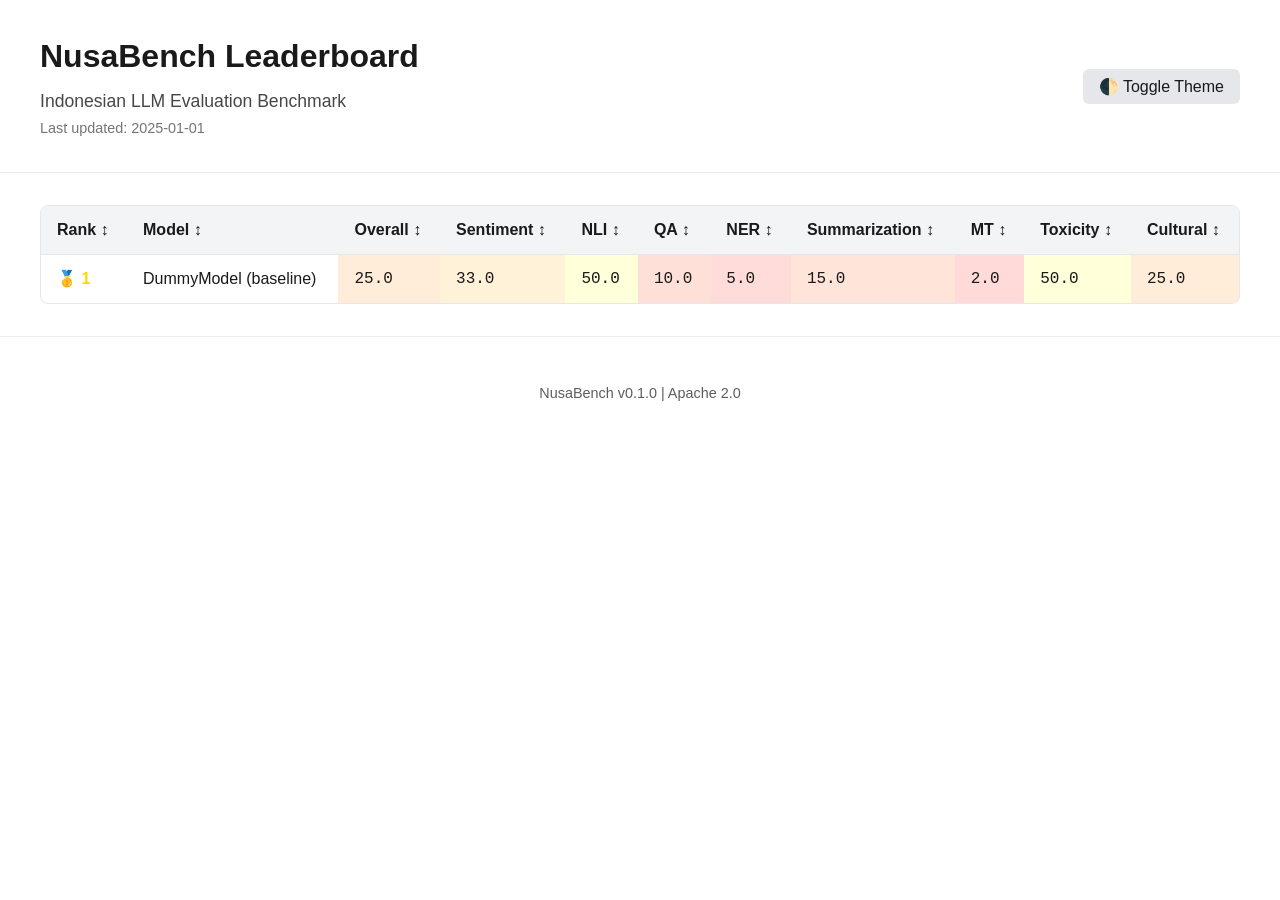
<file: leaderboard/index.html>
<!DOCTYPE html>
<html lang="en">
<head>
    <meta charset="UTF-8">
    <meta name="viewport" content="width=device-width, initial-scale=1.0">
    <title>NusaBench Leaderboard</title>
    <link rel="stylesheet" href="styles.css">
</head>
<body>
    <header class="header">
        <div class="header-content">
            <div class="title-container">
                <h1>NusaBench Leaderboard</h1>
                <p class="subtitle">Indonesian LLM Evaluation Benchmark</p>
                <p class="last-updated" id="last-updated">Last updated: Loading...</p>
            </div>
            <button id="theme-toggle" class="theme-toggle" aria-label="Toggle dark mode">🌓 Toggle Theme</button>
        </div>
    </header>

    <main class="main-content">
        <div class="table-container">
            <table id="leaderboard-table">
                <thead>
                    <tr>
                        <th data-sort="rank" class="sortable">Rank ↕</th>
                        <th data-sort="name" class="sortable">Model ↕</th>
                        <th data-sort="overall" class="sortable">Overall ↕</th>
                        <th data-sort="sentiment_smsa" class="sortable">Sentiment ↕</th>
                        <th data-sort="nli_wrete" class="sortable">NLI ↕</th>
                        <th data-sort="qa_facqa" class="sortable">QA ↕</th>
                        <th data-sort="ner_nergrit" class="sortable">NER ↕</th>
                        <th data-sort="summarization_indosum" class="sortable">Summarization ↕</th>
                        <th data-sort="mt_nusax" class="sortable">MT ↕</th>
                        <th data-sort="toxicity_id" class="sortable">Toxicity ↕</th>
                        <th data-sort="cultural_indommu" class="sortable">Cultural ↕</th>
                    </tr>
                </thead>
                <tbody id="table-body">
                    <tr><td colspan="11" class="loading">Loading data...</td></tr>
                </tbody>
            </table>
        </div>
    </main>

    <footer class="footer">
        <p>NusaBench v0.1.0 | Apache 2.0</p>
    </footer>

    <script src="script.js"></script>
</body>
</html>
</file>
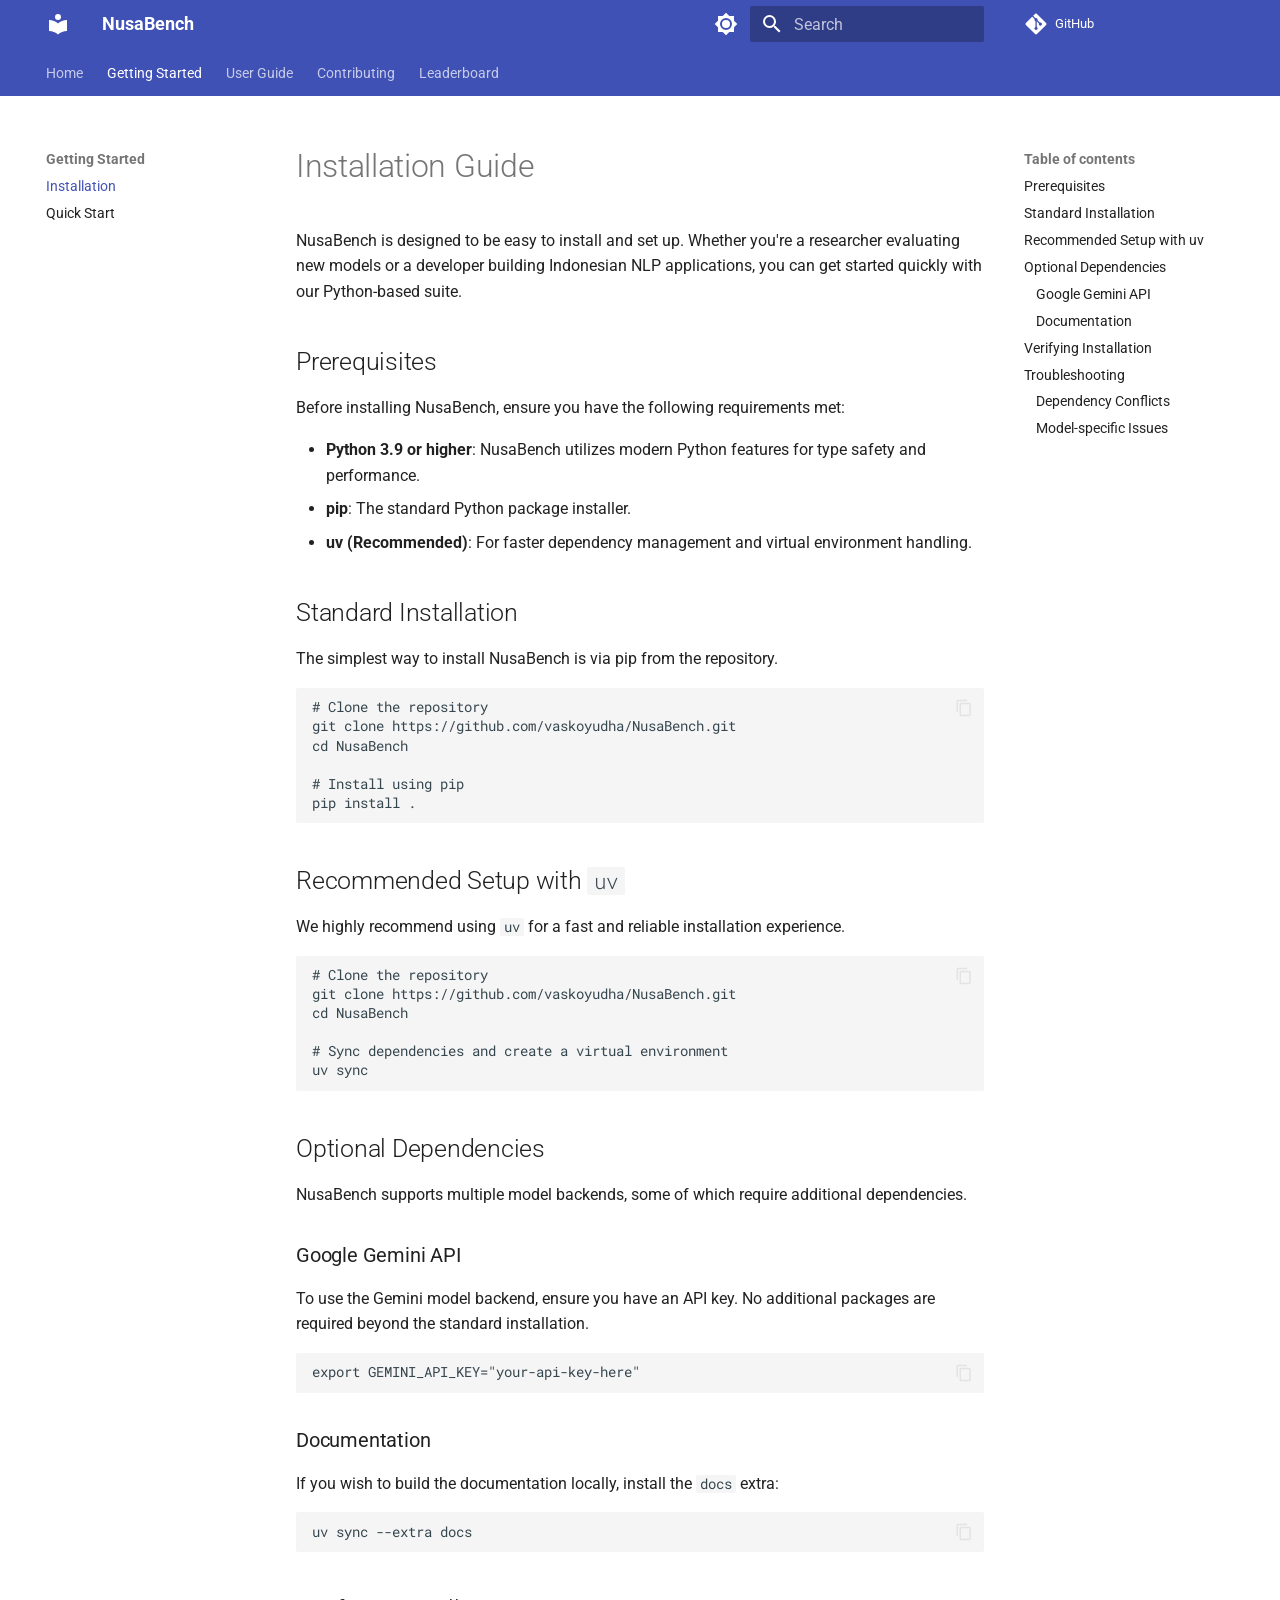
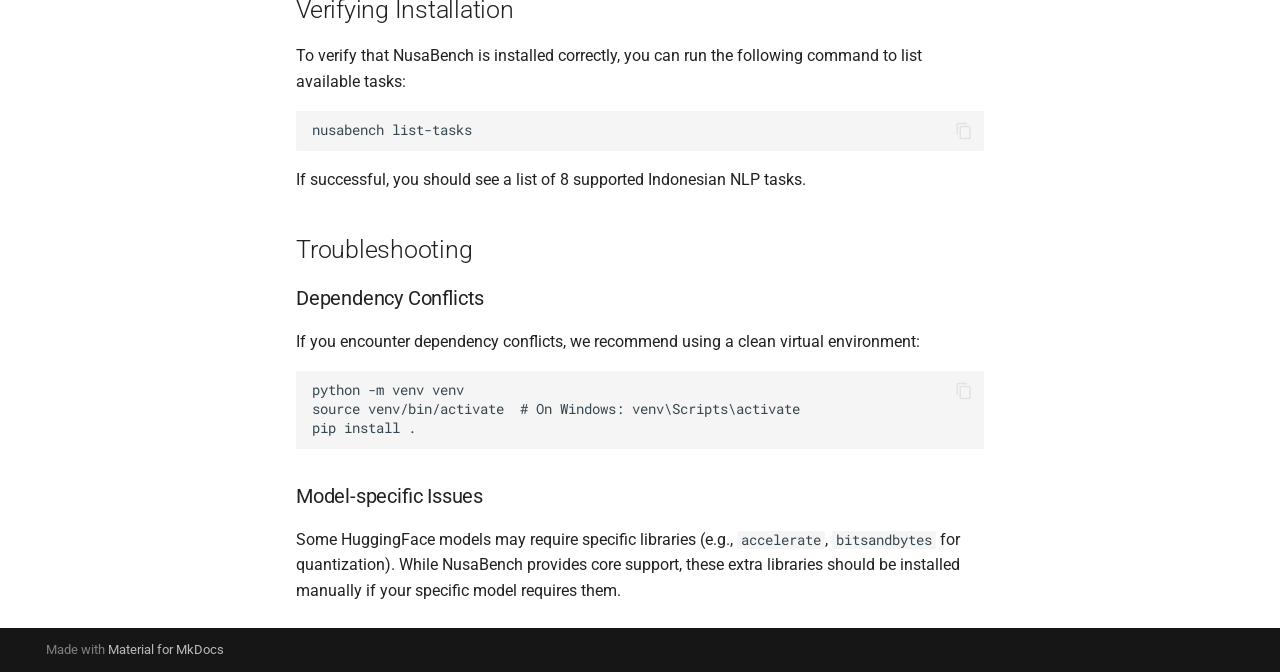
<file: getting-started/installation/index.html>
<!doctype html>
<html lang="en" class="no-js">
  <head>
    
      <meta charset="utf-8">
      <meta name="viewport" content="width=device-width,initial-scale=1">
      
      
      
        <link rel="canonical" href="https://vaskoyudha.github.io/NusaBench/getting-started/installation/">
      
      
        <link rel="prev" href="../..">
      
      
        <link rel="next" href="../quickstart/">
      
      
        
      
      
      <link rel="icon" href="../../assets/images/favicon.png">
      <meta name="generator" content="mkdocs-1.6.1, mkdocs-material-9.7.5">
    
    
      
        <title>Installation - NusaBench</title>
      
    
    
      <link rel="stylesheet" href="../../assets/stylesheets/main.484c7ddc.min.css">
      
        
        <link rel="stylesheet" href="../../assets/stylesheets/palette.ab4e12ef.min.css">
      
      


    
    
      
    
    
      
        
        
        <link rel="preconnect" href="https://fonts.gstatic.com" crossorigin>
        <link rel="stylesheet" href="https://fonts.googleapis.com/css?family=Roboto:300,300i,400,400i,700,700i%7CRoboto+Mono:400,400i,700,700i&display=fallback">
        <style>:root{--md-text-font:"Roboto";--md-code-font:"Roboto Mono"}</style>
      
    
    
    <script>__md_scope=new URL("../..",location),__md_hash=e=>[...e].reduce(((e,_)=>(e<<5)-e+_.charCodeAt(0)),0),__md_get=(e,_=localStorage,t=__md_scope)=>JSON.parse(_.getItem(t.pathname+"."+e)),__md_set=(e,_,t=localStorage,a=__md_scope)=>{try{t.setItem(a.pathname+"."+e,JSON.stringify(_))}catch(e){}}</script>
    
      

    
    
  </head>
  
  
    
    
      
    
    
    
    
    <body dir="ltr" data-md-color-scheme="default" data-md-color-primary="indigo" data-md-color-accent="indigo">
  
    
    <input class="md-toggle" data-md-toggle="drawer" type="checkbox" id="__drawer" autocomplete="off">
    <input class="md-toggle" data-md-toggle="search" type="checkbox" id="__search" autocomplete="off">
    <label class="md-overlay" for="__drawer"></label>
    <div data-md-component="skip">
      
        
        <a href="#installation-guide" class="md-skip">
          Skip to content
        </a>
      
    </div>
    <div data-md-component="announce">
      
    </div>
    
    
      

<header class="md-header" data-md-component="header">
  <nav class="md-header__inner md-grid" aria-label="Header">
    <a href="../.." title="NusaBench" class="md-header__button md-logo" aria-label="NusaBench" data-md-component="logo">
      
  
  <svg xmlns="http://www.w3.org/2000/svg" viewBox="0 0 24 24"><path d="M12 8a3 3 0 0 0 3-3 3 3 0 0 0-3-3 3 3 0 0 0-3 3 3 3 0 0 0 3 3m0 3.54C9.64 9.35 6.5 8 3 8v11c3.5 0 6.64 1.35 9 3.54 2.36-2.19 5.5-3.54 9-3.54V8c-3.5 0-6.64 1.35-9 3.54"/></svg>

    </a>
    <label class="md-header__button md-icon" for="__drawer">
      
      <svg xmlns="http://www.w3.org/2000/svg" viewBox="0 0 24 24"><path d="M3 6h18v2H3zm0 5h18v2H3zm0 5h18v2H3z"/></svg>
    </label>
    <div class="md-header__title" data-md-component="header-title">
      <div class="md-header__ellipsis">
        <div class="md-header__topic">
          <span class="md-ellipsis">
            NusaBench
          </span>
        </div>
        <div class="md-header__topic" data-md-component="header-topic">
          <span class="md-ellipsis">
            
              Installation
            
          </span>
        </div>
      </div>
    </div>
    
      
        <form class="md-header__option" data-md-component="palette">
  
    
    
    
    <input class="md-option" data-md-color-media="" data-md-color-scheme="default" data-md-color-primary="indigo" data-md-color-accent="indigo"  aria-label="Switch to dark mode"  type="radio" name="__palette" id="__palette_0">
    
      <label class="md-header__button md-icon" title="Switch to dark mode" for="__palette_1" hidden>
        <svg xmlns="http://www.w3.org/2000/svg" viewBox="0 0 24 24"><path d="M12 8a4 4 0 0 0-4 4 4 4 0 0 0 4 4 4 4 0 0 0 4-4 4 4 0 0 0-4-4m0 10a6 6 0 0 1-6-6 6 6 0 0 1 6-6 6 6 0 0 1 6 6 6 6 0 0 1-6 6m8-9.31V4h-4.69L12 .69 8.69 4H4v4.69L.69 12 4 15.31V20h4.69L12 23.31 15.31 20H20v-4.69L23.31 12z"/></svg>
      </label>
    
  
    
    
    
    <input class="md-option" data-md-color-media="" data-md-color-scheme="slate" data-md-color-primary="indigo" data-md-color-accent="indigo"  aria-label="Switch to light mode"  type="radio" name="__palette" id="__palette_1">
    
      <label class="md-header__button md-icon" title="Switch to light mode" for="__palette_0" hidden>
        <svg xmlns="http://www.w3.org/2000/svg" viewBox="0 0 24 24"><path d="M12 18c-.89 0-1.74-.2-2.5-.55C11.56 16.5 13 14.42 13 12s-1.44-4.5-3.5-5.45C10.26 6.2 11.11 6 12 6a6 6 0 0 1 6 6 6 6 0 0 1-6 6m8-9.31V4h-4.69L12 .69 8.69 4H4v4.69L.69 12 4 15.31V20h4.69L12 23.31 15.31 20H20v-4.69L23.31 12z"/></svg>
      </label>
    
  
</form>
      
    
    
      <script>var palette=__md_get("__palette");if(palette&&palette.color){if("(prefers-color-scheme)"===palette.color.media){var media=matchMedia("(prefers-color-scheme: light)"),input=document.querySelector(media.matches?"[data-md-color-media='(prefers-color-scheme: light)']":"[data-md-color-media='(prefers-color-scheme: dark)']");palette.color.media=input.getAttribute("data-md-color-media"),palette.color.scheme=input.getAttribute("data-md-color-scheme"),palette.color.primary=input.getAttribute("data-md-color-primary"),palette.color.accent=input.getAttribute("data-md-color-accent")}for(var[key,value]of Object.entries(palette.color))document.body.setAttribute("data-md-color-"+key,value)}</script>
    
    
    
      
      
        <label class="md-header__button md-icon" for="__search">
          
          <svg xmlns="http://www.w3.org/2000/svg" viewBox="0 0 24 24"><path d="M9.5 3A6.5 6.5 0 0 1 16 9.5c0 1.61-.59 3.09-1.56 4.23l.27.27h.79l5 5-1.5 1.5-5-5v-.79l-.27-.27A6.52 6.52 0 0 1 9.5 16 6.5 6.5 0 0 1 3 9.5 6.5 6.5 0 0 1 9.5 3m0 2C7 5 5 7 5 9.5S7 14 9.5 14 14 12 14 9.5 12 5 9.5 5"/></svg>
        </label>
        <div class="md-search" data-md-component="search" role="dialog">
  <label class="md-search__overlay" for="__search"></label>
  <div class="md-search__inner" role="search">
    <form class="md-search__form" name="search">
      <input type="text" class="md-search__input" name="query" aria-label="Search" placeholder="Search" autocapitalize="off" autocorrect="off" autocomplete="off" spellcheck="false" data-md-component="search-query" required>
      <label class="md-search__icon md-icon" for="__search">
        
        <svg xmlns="http://www.w3.org/2000/svg" viewBox="0 0 24 24"><path d="M9.5 3A6.5 6.5 0 0 1 16 9.5c0 1.61-.59 3.09-1.56 4.23l.27.27h.79l5 5-1.5 1.5-5-5v-.79l-.27-.27A6.52 6.52 0 0 1 9.5 16 6.5 6.5 0 0 1 3 9.5 6.5 6.5 0 0 1 9.5 3m0 2C7 5 5 7 5 9.5S7 14 9.5 14 14 12 14 9.5 12 5 9.5 5"/></svg>
        
        <svg xmlns="http://www.w3.org/2000/svg" viewBox="0 0 24 24"><path d="M20 11v2H8l5.5 5.5-1.42 1.42L4.16 12l7.92-7.92L13.5 5.5 8 11z"/></svg>
      </label>
      <nav class="md-search__options" aria-label="Search">
        
        <button type="reset" class="md-search__icon md-icon" title="Clear" aria-label="Clear" tabindex="-1">
          
          <svg xmlns="http://www.w3.org/2000/svg" viewBox="0 0 24 24"><path d="M19 6.41 17.59 5 12 10.59 6.41 5 5 6.41 10.59 12 5 17.59 6.41 19 12 13.41 17.59 19 19 17.59 13.41 12z"/></svg>
        </button>
      </nav>
      
    </form>
    <div class="md-search__output">
      <div class="md-search__scrollwrap" tabindex="0" data-md-scrollfix>
        <div class="md-search-result" data-md-component="search-result">
          <div class="md-search-result__meta">
            Initializing search
          </div>
          <ol class="md-search-result__list" role="presentation"></ol>
        </div>
      </div>
    </div>
  </div>
</div>
      
    
    
      <div class="md-header__source">
        <a href="https://github.com/vaskoyudha/NusaBench" title="Go to repository" class="md-source" data-md-component="source">
  <div class="md-source__icon md-icon">
    
    <svg xmlns="http://www.w3.org/2000/svg" viewBox="0 0 448 512"><!--! Font Awesome Free 7.1.0 by @fontawesome - https://fontawesome.com License - https://fontawesome.com/license/free (Icons: CC BY 4.0, Fonts: SIL OFL 1.1, Code: MIT License) Copyright 2025 Fonticons, Inc.--><path d="M439.6 236.1 244 40.5c-5.4-5.5-12.8-8.5-20.4-8.5s-15 3-20.4 8.4L162.5 81l51.5 51.5c27.1-9.1 52.7 16.8 43.4 43.7l49.7 49.7c34.2-11.8 61.2 31 35.5 56.7-26.5 26.5-70.2-2.9-56-37.3L240.3 199v121.9c25.3 12.5 22.3 41.8 9.1 55-6.4 6.4-15.2 10.1-24.3 10.1s-17.8-3.6-24.3-10.1c-17.6-17.6-11.1-46.9 11.2-56v-123c-20.8-8.5-24.6-30.7-18.6-45L142.6 101 8.5 235.1C3 240.6 0 247.9 0 255.5s3 15 8.5 20.4l195.6 195.7c5.4 5.4 12.7 8.4 20.4 8.4s15-3 20.4-8.4l194.7-194.7c5.4-5.4 8.4-12.8 8.4-20.4s-3-15-8.4-20.4"/></svg>
  </div>
  <div class="md-source__repository">
    GitHub
  </div>
</a>
      </div>
    
  </nav>
  
</header>
    
    <div class="md-container" data-md-component="container">
      
      
        
          
            
<nav class="md-tabs" aria-label="Tabs" data-md-component="tabs">
  <div class="md-grid">
    <ul class="md-tabs__list">
      
        
  
  
  
  
    <li class="md-tabs__item">
      <a href="../.." class="md-tabs__link">
        
  
  
    
  
  Home

      </a>
    </li>
  

      
        
  
  
  
    
  
  
    
    
      <li class="md-tabs__item md-tabs__item--active">
        <a href="./" class="md-tabs__link">
          
  
  
  Getting Started

        </a>
      </li>
    
  

      
        
  
  
  
  
    
    
      <li class="md-tabs__item">
        <a href="../../guide/cli/" class="md-tabs__link">
          
  
  
  User Guide

        </a>
      </li>
    
  

      
        
  
  
  
  
    <li class="md-tabs__item">
      <a href="../../contributing/" class="md-tabs__link">
        
  
  
    
  
  Contributing

      </a>
    </li>
  

      
        
  
  
  
  
    <li class="md-tabs__item">
      <a href="../../leaderboard/" class="md-tabs__link">
        
  
  
    
  
  Leaderboard

      </a>
    </li>
  

      
    </ul>
  </div>
</nav>
          
        
      
      <main class="md-main" data-md-component="main">
        <div class="md-main__inner md-grid">
          
            
              
              <div class="md-sidebar md-sidebar--primary" data-md-component="sidebar" data-md-type="navigation" >
                <div class="md-sidebar__scrollwrap">
                  <div class="md-sidebar__inner">
                    


  


<nav class="md-nav md-nav--primary md-nav--lifted" aria-label="Navigation" data-md-level="0">
  <label class="md-nav__title" for="__drawer">
    <a href="../.." title="NusaBench" class="md-nav__button md-logo" aria-label="NusaBench" data-md-component="logo">
      
  
  <svg xmlns="http://www.w3.org/2000/svg" viewBox="0 0 24 24"><path d="M12 8a3 3 0 0 0 3-3 3 3 0 0 0-3-3 3 3 0 0 0-3 3 3 3 0 0 0 3 3m0 3.54C9.64 9.35 6.5 8 3 8v11c3.5 0 6.64 1.35 9 3.54 2.36-2.19 5.5-3.54 9-3.54V8c-3.5 0-6.64 1.35-9 3.54"/></svg>

    </a>
    NusaBench
  </label>
  
    <div class="md-nav__source">
      <a href="https://github.com/vaskoyudha/NusaBench" title="Go to repository" class="md-source" data-md-component="source">
  <div class="md-source__icon md-icon">
    
    <svg xmlns="http://www.w3.org/2000/svg" viewBox="0 0 448 512"><!--! Font Awesome Free 7.1.0 by @fontawesome - https://fontawesome.com License - https://fontawesome.com/license/free (Icons: CC BY 4.0, Fonts: SIL OFL 1.1, Code: MIT License) Copyright 2025 Fonticons, Inc.--><path d="M439.6 236.1 244 40.5c-5.4-5.5-12.8-8.5-20.4-8.5s-15 3-20.4 8.4L162.5 81l51.5 51.5c27.1-9.1 52.7 16.8 43.4 43.7l49.7 49.7c34.2-11.8 61.2 31 35.5 56.7-26.5 26.5-70.2-2.9-56-37.3L240.3 199v121.9c25.3 12.5 22.3 41.8 9.1 55-6.4 6.4-15.2 10.1-24.3 10.1s-17.8-3.6-24.3-10.1c-17.6-17.6-11.1-46.9 11.2-56v-123c-20.8-8.5-24.6-30.7-18.6-45L142.6 101 8.5 235.1C3 240.6 0 247.9 0 255.5s3 15 8.5 20.4l195.6 195.7c5.4 5.4 12.7 8.4 20.4 8.4s15-3 20.4-8.4l194.7-194.7c5.4-5.4 8.4-12.8 8.4-20.4s-3-15-8.4-20.4"/></svg>
  </div>
  <div class="md-source__repository">
    GitHub
  </div>
</a>
    </div>
  
  <ul class="md-nav__list" data-md-scrollfix>
    
      
      
  
  
  
  
    <li class="md-nav__item">
      <a href="../.." class="md-nav__link">
        
  
  
  <span class="md-ellipsis">
    
  
    Home
  

    
  </span>
  
  

      </a>
    </li>
  

    
      
      
  
  
    
  
  
  
    
    
    
    
      
        
        
      
      
        
      
    
    
    <li class="md-nav__item md-nav__item--active md-nav__item--section md-nav__item--nested">
      
        
        
        <input class="md-nav__toggle md-toggle " type="checkbox" id="__nav_2" checked>
        
          
          <label class="md-nav__link" for="__nav_2" id="__nav_2_label" tabindex="">
            
  
  
  <span class="md-ellipsis">
    
  
    Getting Started
  

    
  </span>
  
  

            <span class="md-nav__icon md-icon"></span>
          </label>
        
        <nav class="md-nav" data-md-level="1" aria-labelledby="__nav_2_label" aria-expanded="true">
          <label class="md-nav__title" for="__nav_2">
            <span class="md-nav__icon md-icon"></span>
            
  
    Getting Started
  

          </label>
          <ul class="md-nav__list" data-md-scrollfix>
            
              
                
  
  
    
  
  
  
    <li class="md-nav__item md-nav__item--active">
      
      <input class="md-nav__toggle md-toggle" type="checkbox" id="__toc">
      
      
        
      
      
        <label class="md-nav__link md-nav__link--active" for="__toc">
          
  
  
  <span class="md-ellipsis">
    
  
    Installation
  

    
  </span>
  
  

          <span class="md-nav__icon md-icon"></span>
        </label>
      
      <a href="./" class="md-nav__link md-nav__link--active">
        
  
  
  <span class="md-ellipsis">
    
  
    Installation
  

    
  </span>
  
  

      </a>
      
        

<nav class="md-nav md-nav--secondary" aria-label="Table of contents">
  
  
  
    
  
  
    <label class="md-nav__title" for="__toc">
      <span class="md-nav__icon md-icon"></span>
      Table of contents
    </label>
    <ul class="md-nav__list" data-md-component="toc" data-md-scrollfix>
      
        <li class="md-nav__item">
  <a href="#prerequisites" class="md-nav__link">
    <span class="md-ellipsis">
      
        Prerequisites
      
    </span>
  </a>
  
</li>
      
        <li class="md-nav__item">
  <a href="#standard-installation" class="md-nav__link">
    <span class="md-ellipsis">
      
        Standard Installation
      
    </span>
  </a>
  
</li>
      
        <li class="md-nav__item">
  <a href="#recommended-setup-with-uv" class="md-nav__link">
    <span class="md-ellipsis">
      
        Recommended Setup with uv
      
    </span>
  </a>
  
</li>
      
        <li class="md-nav__item">
  <a href="#optional-dependencies" class="md-nav__link">
    <span class="md-ellipsis">
      
        Optional Dependencies
      
    </span>
  </a>
  
    <nav class="md-nav" aria-label="Optional Dependencies">
      <ul class="md-nav__list">
        
          <li class="md-nav__item">
  <a href="#google-gemini-api" class="md-nav__link">
    <span class="md-ellipsis">
      
        Google Gemini API
      
    </span>
  </a>
  
</li>
        
          <li class="md-nav__item">
  <a href="#documentation" class="md-nav__link">
    <span class="md-ellipsis">
      
        Documentation
      
    </span>
  </a>
  
</li>
        
      </ul>
    </nav>
  
</li>
      
        <li class="md-nav__item">
  <a href="#verifying-installation" class="md-nav__link">
    <span class="md-ellipsis">
      
        Verifying Installation
      
    </span>
  </a>
  
</li>
      
        <li class="md-nav__item">
  <a href="#troubleshooting" class="md-nav__link">
    <span class="md-ellipsis">
      
        Troubleshooting
      
    </span>
  </a>
  
    <nav class="md-nav" aria-label="Troubleshooting">
      <ul class="md-nav__list">
        
          <li class="md-nav__item">
  <a href="#dependency-conflicts" class="md-nav__link">
    <span class="md-ellipsis">
      
        Dependency Conflicts
      
    </span>
  </a>
  
</li>
        
          <li class="md-nav__item">
  <a href="#model-specific-issues" class="md-nav__link">
    <span class="md-ellipsis">
      
        Model-specific Issues
      
    </span>
  </a>
  
</li>
        
      </ul>
    </nav>
  
</li>
      
    </ul>
  
</nav>
      
    </li>
  

              
            
              
                
  
  
  
  
    <li class="md-nav__item">
      <a href="../quickstart/" class="md-nav__link">
        
  
  
  <span class="md-ellipsis">
    
  
    Quick Start
  

    
  </span>
  
  

      </a>
    </li>
  

              
            
          </ul>
        </nav>
      
    </li>
  

    
      
      
  
  
  
  
    
    
    
    
      
      
        
      
    
    
    <li class="md-nav__item md-nav__item--nested">
      
        
        
        <input class="md-nav__toggle md-toggle " type="checkbox" id="__nav_3" >
        
          
          <label class="md-nav__link" for="__nav_3" id="__nav_3_label" tabindex="0">
            
  
  
  <span class="md-ellipsis">
    
  
    User Guide
  

    
  </span>
  
  

            <span class="md-nav__icon md-icon"></span>
          </label>
        
        <nav class="md-nav" data-md-level="1" aria-labelledby="__nav_3_label" aria-expanded="false">
          <label class="md-nav__title" for="__nav_3">
            <span class="md-nav__icon md-icon"></span>
            
  
    User Guide
  

          </label>
          <ul class="md-nav__list" data-md-scrollfix>
            
              
                
  
  
  
  
    <li class="md-nav__item">
      <a href="../../guide/cli/" class="md-nav__link">
        
  
  
  <span class="md-ellipsis">
    
  
    CLI Reference
  

    
  </span>
  
  

      </a>
    </li>
  

              
            
              
                
  
  
  
  
    <li class="md-nav__item">
      <a href="../../guide/api/" class="md-nav__link">
        
  
  
  <span class="md-ellipsis">
    
  
    Python API
  

    
  </span>
  
  

      </a>
    </li>
  

              
            
              
                
  
  
  
  
    <li class="md-nav__item">
      <a href="../../guide/tasks/" class="md-nav__link">
        
  
  
  <span class="md-ellipsis">
    
  
    Tasks
  

    
  </span>
  
  

      </a>
    </li>
  

              
            
              
                
  
  
  
  
    <li class="md-nav__item">
      <a href="../../guide/models/" class="md-nav__link">
        
  
  
  <span class="md-ellipsis">
    
  
    Models
  

    
  </span>
  
  

      </a>
    </li>
  

              
            
          </ul>
        </nav>
      
    </li>
  

    
      
      
  
  
  
  
    <li class="md-nav__item">
      <a href="../../contributing/" class="md-nav__link">
        
  
  
  <span class="md-ellipsis">
    
  
    Contributing
  

    
  </span>
  
  

      </a>
    </li>
  

    
      
      
  
  
  
  
    <li class="md-nav__item">
      <a href="../../leaderboard/" class="md-nav__link">
        
  
  
  <span class="md-ellipsis">
    
  
    Leaderboard
  

    
  </span>
  
  

      </a>
    </li>
  

    
  </ul>
</nav>
                  </div>
                </div>
              </div>
            
            
              
              <div class="md-sidebar md-sidebar--secondary" data-md-component="sidebar" data-md-type="toc" >
                <div class="md-sidebar__scrollwrap">
                  <div class="md-sidebar__inner">
                    

<nav class="md-nav md-nav--secondary" aria-label="Table of contents">
  
  
  
    
  
  
    <label class="md-nav__title" for="__toc">
      <span class="md-nav__icon md-icon"></span>
      Table of contents
    </label>
    <ul class="md-nav__list" data-md-component="toc" data-md-scrollfix>
      
        <li class="md-nav__item">
  <a href="#prerequisites" class="md-nav__link">
    <span class="md-ellipsis">
      
        Prerequisites
      
    </span>
  </a>
  
</li>
      
        <li class="md-nav__item">
  <a href="#standard-installation" class="md-nav__link">
    <span class="md-ellipsis">
      
        Standard Installation
      
    </span>
  </a>
  
</li>
      
        <li class="md-nav__item">
  <a href="#recommended-setup-with-uv" class="md-nav__link">
    <span class="md-ellipsis">
      
        Recommended Setup with uv
      
    </span>
  </a>
  
</li>
      
        <li class="md-nav__item">
  <a href="#optional-dependencies" class="md-nav__link">
    <span class="md-ellipsis">
      
        Optional Dependencies
      
    </span>
  </a>
  
    <nav class="md-nav" aria-label="Optional Dependencies">
      <ul class="md-nav__list">
        
          <li class="md-nav__item">
  <a href="#google-gemini-api" class="md-nav__link">
    <span class="md-ellipsis">
      
        Google Gemini API
      
    </span>
  </a>
  
</li>
        
          <li class="md-nav__item">
  <a href="#documentation" class="md-nav__link">
    <span class="md-ellipsis">
      
        Documentation
      
    </span>
  </a>
  
</li>
        
      </ul>
    </nav>
  
</li>
      
        <li class="md-nav__item">
  <a href="#verifying-installation" class="md-nav__link">
    <span class="md-ellipsis">
      
        Verifying Installation
      
    </span>
  </a>
  
</li>
      
        <li class="md-nav__item">
  <a href="#troubleshooting" class="md-nav__link">
    <span class="md-ellipsis">
      
        Troubleshooting
      
    </span>
  </a>
  
    <nav class="md-nav" aria-label="Troubleshooting">
      <ul class="md-nav__list">
        
          <li class="md-nav__item">
  <a href="#dependency-conflicts" class="md-nav__link">
    <span class="md-ellipsis">
      
        Dependency Conflicts
      
    </span>
  </a>
  
</li>
        
          <li class="md-nav__item">
  <a href="#model-specific-issues" class="md-nav__link">
    <span class="md-ellipsis">
      
        Model-specific Issues
      
    </span>
  </a>
  
</li>
        
      </ul>
    </nav>
  
</li>
      
    </ul>
  
</nav>
                  </div>
                </div>
              </div>
            
          
          
            <div class="md-content" data-md-component="content">
              
              <article class="md-content__inner md-typeset">
                
                  


  
  


<h1 id="installation-guide">Installation Guide</h1>
<p>NusaBench is designed to be easy to install and set up. Whether you're a researcher evaluating new models or a developer building Indonesian NLP applications, you can get started quickly with our Python-based suite.</p>
<h2 id="prerequisites">Prerequisites</h2>
<p>Before installing NusaBench, ensure you have the following requirements met:</p>
<ul>
<li><strong>Python 3.9 or higher</strong>: NusaBench utilizes modern Python features for type safety and performance.</li>
<li><strong>pip</strong>: The standard Python package installer.</li>
<li><strong>uv (Recommended)</strong>: For faster dependency management and virtual environment handling.</li>
</ul>
<h2 id="standard-installation">Standard Installation</h2>
<p>The simplest way to install NusaBench is via pip from the repository.</p>
<pre><code class="language-bash"># Clone the repository
git clone https://github.com/vaskoyudha/NusaBench.git
cd NusaBench

# Install using pip
pip install .
</code></pre>
<h2 id="recommended-setup-with-uv">Recommended Setup with <code>uv</code></h2>
<p>We highly recommend using <code>uv</code> for a fast and reliable installation experience.</p>
<pre><code class="language-bash"># Clone the repository
git clone https://github.com/vaskoyudha/NusaBench.git
cd NusaBench

# Sync dependencies and create a virtual environment
uv sync
</code></pre>
<h2 id="optional-dependencies">Optional Dependencies</h2>
<p>NusaBench supports multiple model backends, some of which require additional dependencies.</p>
<h3 id="google-gemini-api">Google Gemini API</h3>
<p>To use the Gemini model backend, ensure you have an API key. No additional packages are required beyond the standard installation.</p>
<pre><code class="language-bash">export GEMINI_API_KEY=&quot;your-api-key-here&quot;
</code></pre>
<h3 id="documentation">Documentation</h3>
<p>If you wish to build the documentation locally, install the <code>docs</code> extra:</p>
<pre><code class="language-bash">uv sync --extra docs
</code></pre>
<h2 id="verifying-installation">Verifying Installation</h2>
<p>To verify that NusaBench is installed correctly, you can run the following command to list available tasks:</p>
<pre><code class="language-bash">nusabench list-tasks
</code></pre>
<p>If successful, you should see a list of 8 supported Indonesian NLP tasks.</p>
<h2 id="troubleshooting">Troubleshooting</h2>
<h3 id="dependency-conflicts">Dependency Conflicts</h3>
<p>If you encounter dependency conflicts, we recommend using a clean virtual environment:</p>
<pre><code class="language-bash">python -m venv venv
source venv/bin/activate  # On Windows: venv\Scripts\activate
pip install .
</code></pre>
<h3 id="model-specific-issues">Model-specific Issues</h3>
<p>Some HuggingFace models may require specific libraries (e.g., <code>accelerate</code>, <code>bitsandbytes</code> for quantization). While NusaBench provides core support, these extra libraries should be installed manually if your specific model requires them.</p>












                
              </article>
            </div>
          
          
<script>var target=document.getElementById(location.hash.slice(1));target&&target.name&&(target.checked=target.name.startsWith("__tabbed_"))</script>
        </div>
        
      </main>
      
        <footer class="md-footer">
  
  <div class="md-footer-meta md-typeset">
    <div class="md-footer-meta__inner md-grid">
      <div class="md-copyright">
  
  
    Made with
    <a href="https://squidfunk.github.io/mkdocs-material/" target="_blank" rel="noopener">
      Material for MkDocs
    </a>
  
</div>
      
    </div>
  </div>
</footer>
      
    </div>
    <div class="md-dialog" data-md-component="dialog">
      <div class="md-dialog__inner md-typeset"></div>
    </div>
    
    
    
      
      
      <script id="__config" type="application/json">{"annotate": null, "base": "../..", "features": ["navigation.tabs", "navigation.sections", "content.code.copy"], "search": "../../assets/javascripts/workers/search.2c215733.min.js", "tags": null, "translations": {"clipboard.copied": "Copied to clipboard", "clipboard.copy": "Copy to clipboard", "search.result.more.one": "1 more on this page", "search.result.more.other": "# more on this page", "search.result.none": "No matching documents", "search.result.one": "1 matching document", "search.result.other": "# matching documents", "search.result.placeholder": "Type to start searching", "search.result.term.missing": "Missing", "select.version": "Select version"}, "version": null}</script>
    
    
      <script src="../../assets/javascripts/bundle.79ae519e.min.js"></script>
      
    
  </body>
</html>
</file>
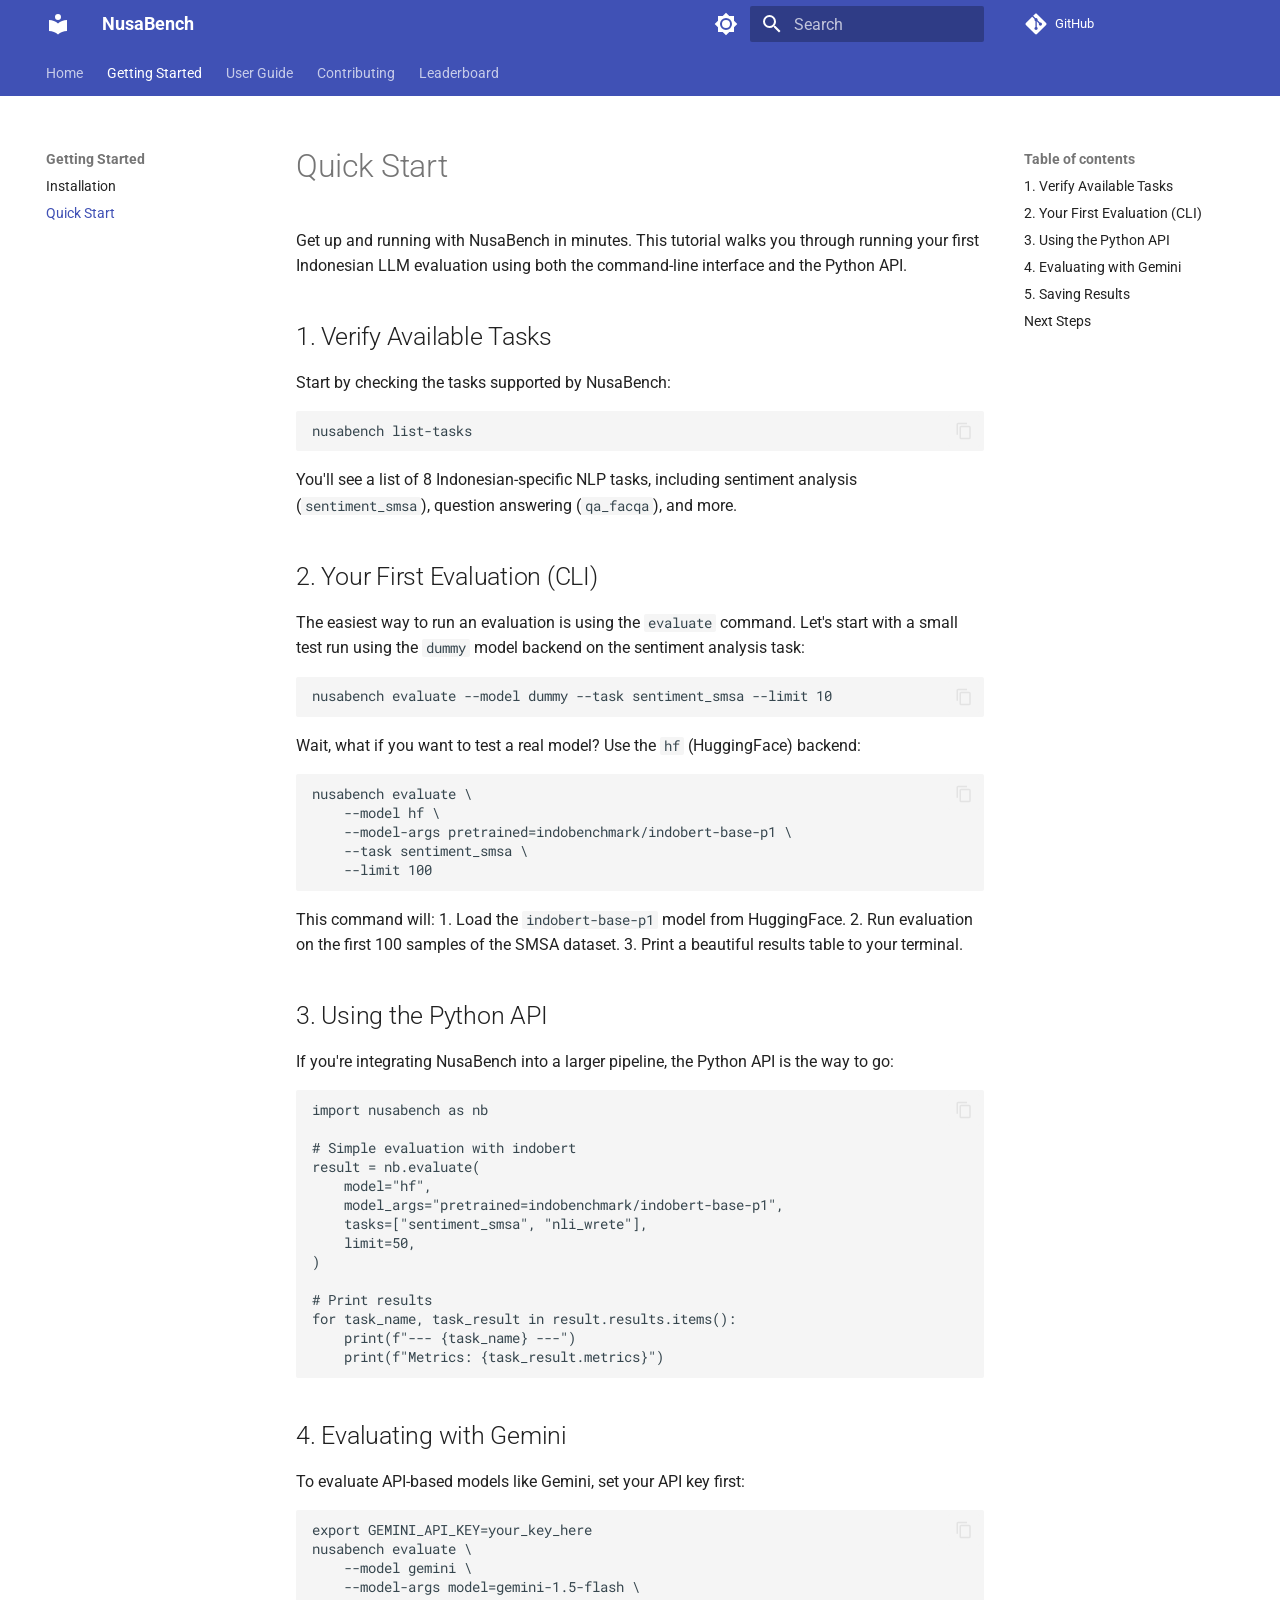
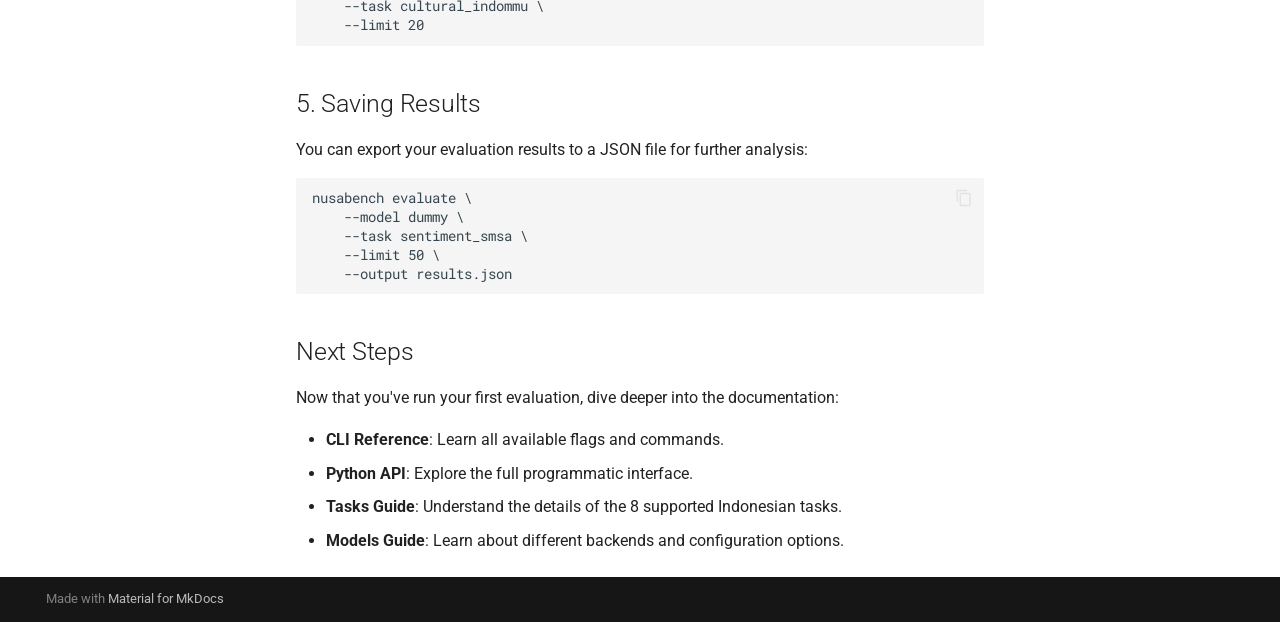
<file: getting-started/quickstart/index.html>
<!doctype html>
<html lang="en" class="no-js">
  <head>
    
      <meta charset="utf-8">
      <meta name="viewport" content="width=device-width,initial-scale=1">
      
      
      
        <link rel="canonical" href="https://vaskoyudha.github.io/NusaBench/getting-started/quickstart/">
      
      
        <link rel="prev" href="../installation/">
      
      
        <link rel="next" href="../../guide/cli/">
      
      
        
      
      
      <link rel="icon" href="../../assets/images/favicon.png">
      <meta name="generator" content="mkdocs-1.6.1, mkdocs-material-9.7.5">
    
    
      
        <title>Quick Start - NusaBench</title>
      
    
    
      <link rel="stylesheet" href="../../assets/stylesheets/main.484c7ddc.min.css">
      
        
        <link rel="stylesheet" href="../../assets/stylesheets/palette.ab4e12ef.min.css">
      
      


    
    
      
    
    
      
        
        
        <link rel="preconnect" href="https://fonts.gstatic.com" crossorigin>
        <link rel="stylesheet" href="https://fonts.googleapis.com/css?family=Roboto:300,300i,400,400i,700,700i%7CRoboto+Mono:400,400i,700,700i&display=fallback">
        <style>:root{--md-text-font:"Roboto";--md-code-font:"Roboto Mono"}</style>
      
    
    
    <script>__md_scope=new URL("../..",location),__md_hash=e=>[...e].reduce(((e,_)=>(e<<5)-e+_.charCodeAt(0)),0),__md_get=(e,_=localStorage,t=__md_scope)=>JSON.parse(_.getItem(t.pathname+"."+e)),__md_set=(e,_,t=localStorage,a=__md_scope)=>{try{t.setItem(a.pathname+"."+e,JSON.stringify(_))}catch(e){}}</script>
    
      

    
    
  </head>
  
  
    
    
      
    
    
    
    
    <body dir="ltr" data-md-color-scheme="default" data-md-color-primary="indigo" data-md-color-accent="indigo">
  
    
    <input class="md-toggle" data-md-toggle="drawer" type="checkbox" id="__drawer" autocomplete="off">
    <input class="md-toggle" data-md-toggle="search" type="checkbox" id="__search" autocomplete="off">
    <label class="md-overlay" for="__drawer"></label>
    <div data-md-component="skip">
      
        
        <a href="#quick-start" class="md-skip">
          Skip to content
        </a>
      
    </div>
    <div data-md-component="announce">
      
    </div>
    
    
      

<header class="md-header" data-md-component="header">
  <nav class="md-header__inner md-grid" aria-label="Header">
    <a href="../.." title="NusaBench" class="md-header__button md-logo" aria-label="NusaBench" data-md-component="logo">
      
  
  <svg xmlns="http://www.w3.org/2000/svg" viewBox="0 0 24 24"><path d="M12 8a3 3 0 0 0 3-3 3 3 0 0 0-3-3 3 3 0 0 0-3 3 3 3 0 0 0 3 3m0 3.54C9.64 9.35 6.5 8 3 8v11c3.5 0 6.64 1.35 9 3.54 2.36-2.19 5.5-3.54 9-3.54V8c-3.5 0-6.64 1.35-9 3.54"/></svg>

    </a>
    <label class="md-header__button md-icon" for="__drawer">
      
      <svg xmlns="http://www.w3.org/2000/svg" viewBox="0 0 24 24"><path d="M3 6h18v2H3zm0 5h18v2H3zm0 5h18v2H3z"/></svg>
    </label>
    <div class="md-header__title" data-md-component="header-title">
      <div class="md-header__ellipsis">
        <div class="md-header__topic">
          <span class="md-ellipsis">
            NusaBench
          </span>
        </div>
        <div class="md-header__topic" data-md-component="header-topic">
          <span class="md-ellipsis">
            
              Quick Start
            
          </span>
        </div>
      </div>
    </div>
    
      
        <form class="md-header__option" data-md-component="palette">
  
    
    
    
    <input class="md-option" data-md-color-media="" data-md-color-scheme="default" data-md-color-primary="indigo" data-md-color-accent="indigo"  aria-label="Switch to dark mode"  type="radio" name="__palette" id="__palette_0">
    
      <label class="md-header__button md-icon" title="Switch to dark mode" for="__palette_1" hidden>
        <svg xmlns="http://www.w3.org/2000/svg" viewBox="0 0 24 24"><path d="M12 8a4 4 0 0 0-4 4 4 4 0 0 0 4 4 4 4 0 0 0 4-4 4 4 0 0 0-4-4m0 10a6 6 0 0 1-6-6 6 6 0 0 1 6-6 6 6 0 0 1 6 6 6 6 0 0 1-6 6m8-9.31V4h-4.69L12 .69 8.69 4H4v4.69L.69 12 4 15.31V20h4.69L12 23.31 15.31 20H20v-4.69L23.31 12z"/></svg>
      </label>
    
  
    
    
    
    <input class="md-option" data-md-color-media="" data-md-color-scheme="slate" data-md-color-primary="indigo" data-md-color-accent="indigo"  aria-label="Switch to light mode"  type="radio" name="__palette" id="__palette_1">
    
      <label class="md-header__button md-icon" title="Switch to light mode" for="__palette_0" hidden>
        <svg xmlns="http://www.w3.org/2000/svg" viewBox="0 0 24 24"><path d="M12 18c-.89 0-1.74-.2-2.5-.55C11.56 16.5 13 14.42 13 12s-1.44-4.5-3.5-5.45C10.26 6.2 11.11 6 12 6a6 6 0 0 1 6 6 6 6 0 0 1-6 6m8-9.31V4h-4.69L12 .69 8.69 4H4v4.69L.69 12 4 15.31V20h4.69L12 23.31 15.31 20H20v-4.69L23.31 12z"/></svg>
      </label>
    
  
</form>
      
    
    
      <script>var palette=__md_get("__palette");if(palette&&palette.color){if("(prefers-color-scheme)"===palette.color.media){var media=matchMedia("(prefers-color-scheme: light)"),input=document.querySelector(media.matches?"[data-md-color-media='(prefers-color-scheme: light)']":"[data-md-color-media='(prefers-color-scheme: dark)']");palette.color.media=input.getAttribute("data-md-color-media"),palette.color.scheme=input.getAttribute("data-md-color-scheme"),palette.color.primary=input.getAttribute("data-md-color-primary"),palette.color.accent=input.getAttribute("data-md-color-accent")}for(var[key,value]of Object.entries(palette.color))document.body.setAttribute("data-md-color-"+key,value)}</script>
    
    
    
      
      
        <label class="md-header__button md-icon" for="__search">
          
          <svg xmlns="http://www.w3.org/2000/svg" viewBox="0 0 24 24"><path d="M9.5 3A6.5 6.5 0 0 1 16 9.5c0 1.61-.59 3.09-1.56 4.23l.27.27h.79l5 5-1.5 1.5-5-5v-.79l-.27-.27A6.52 6.52 0 0 1 9.5 16 6.5 6.5 0 0 1 3 9.5 6.5 6.5 0 0 1 9.5 3m0 2C7 5 5 7 5 9.5S7 14 9.5 14 14 12 14 9.5 12 5 9.5 5"/></svg>
        </label>
        <div class="md-search" data-md-component="search" role="dialog">
  <label class="md-search__overlay" for="__search"></label>
  <div class="md-search__inner" role="search">
    <form class="md-search__form" name="search">
      <input type="text" class="md-search__input" name="query" aria-label="Search" placeholder="Search" autocapitalize="off" autocorrect="off" autocomplete="off" spellcheck="false" data-md-component="search-query" required>
      <label class="md-search__icon md-icon" for="__search">
        
        <svg xmlns="http://www.w3.org/2000/svg" viewBox="0 0 24 24"><path d="M9.5 3A6.5 6.5 0 0 1 16 9.5c0 1.61-.59 3.09-1.56 4.23l.27.27h.79l5 5-1.5 1.5-5-5v-.79l-.27-.27A6.52 6.52 0 0 1 9.5 16 6.5 6.5 0 0 1 3 9.5 6.5 6.5 0 0 1 9.5 3m0 2C7 5 5 7 5 9.5S7 14 9.5 14 14 12 14 9.5 12 5 9.5 5"/></svg>
        
        <svg xmlns="http://www.w3.org/2000/svg" viewBox="0 0 24 24"><path d="M20 11v2H8l5.5 5.5-1.42 1.42L4.16 12l7.92-7.92L13.5 5.5 8 11z"/></svg>
      </label>
      <nav class="md-search__options" aria-label="Search">
        
        <button type="reset" class="md-search__icon md-icon" title="Clear" aria-label="Clear" tabindex="-1">
          
          <svg xmlns="http://www.w3.org/2000/svg" viewBox="0 0 24 24"><path d="M19 6.41 17.59 5 12 10.59 6.41 5 5 6.41 10.59 12 5 17.59 6.41 19 12 13.41 17.59 19 19 17.59 13.41 12z"/></svg>
        </button>
      </nav>
      
    </form>
    <div class="md-search__output">
      <div class="md-search__scrollwrap" tabindex="0" data-md-scrollfix>
        <div class="md-search-result" data-md-component="search-result">
          <div class="md-search-result__meta">
            Initializing search
          </div>
          <ol class="md-search-result__list" role="presentation"></ol>
        </div>
      </div>
    </div>
  </div>
</div>
      
    
    
      <div class="md-header__source">
        <a href="https://github.com/vaskoyudha/NusaBench" title="Go to repository" class="md-source" data-md-component="source">
  <div class="md-source__icon md-icon">
    
    <svg xmlns="http://www.w3.org/2000/svg" viewBox="0 0 448 512"><!--! Font Awesome Free 7.1.0 by @fontawesome - https://fontawesome.com License - https://fontawesome.com/license/free (Icons: CC BY 4.0, Fonts: SIL OFL 1.1, Code: MIT License) Copyright 2025 Fonticons, Inc.--><path d="M439.6 236.1 244 40.5c-5.4-5.5-12.8-8.5-20.4-8.5s-15 3-20.4 8.4L162.5 81l51.5 51.5c27.1-9.1 52.7 16.8 43.4 43.7l49.7 49.7c34.2-11.8 61.2 31 35.5 56.7-26.5 26.5-70.2-2.9-56-37.3L240.3 199v121.9c25.3 12.5 22.3 41.8 9.1 55-6.4 6.4-15.2 10.1-24.3 10.1s-17.8-3.6-24.3-10.1c-17.6-17.6-11.1-46.9 11.2-56v-123c-20.8-8.5-24.6-30.7-18.6-45L142.6 101 8.5 235.1C3 240.6 0 247.9 0 255.5s3 15 8.5 20.4l195.6 195.7c5.4 5.4 12.7 8.4 20.4 8.4s15-3 20.4-8.4l194.7-194.7c5.4-5.4 8.4-12.8 8.4-20.4s-3-15-8.4-20.4"/></svg>
  </div>
  <div class="md-source__repository">
    GitHub
  </div>
</a>
      </div>
    
  </nav>
  
</header>
    
    <div class="md-container" data-md-component="container">
      
      
        
          
            
<nav class="md-tabs" aria-label="Tabs" data-md-component="tabs">
  <div class="md-grid">
    <ul class="md-tabs__list">
      
        
  
  
  
  
    <li class="md-tabs__item">
      <a href="../.." class="md-tabs__link">
        
  
  
    
  
  Home

      </a>
    </li>
  

      
        
  
  
  
    
  
  
    
    
      <li class="md-tabs__item md-tabs__item--active">
        <a href="../installation/" class="md-tabs__link">
          
  
  
  Getting Started

        </a>
      </li>
    
  

      
        
  
  
  
  
    
    
      <li class="md-tabs__item">
        <a href="../../guide/cli/" class="md-tabs__link">
          
  
  
  User Guide

        </a>
      </li>
    
  

      
        
  
  
  
  
    <li class="md-tabs__item">
      <a href="../../contributing/" class="md-tabs__link">
        
  
  
    
  
  Contributing

      </a>
    </li>
  

      
        
  
  
  
  
    <li class="md-tabs__item">
      <a href="../../leaderboard/" class="md-tabs__link">
        
  
  
    
  
  Leaderboard

      </a>
    </li>
  

      
    </ul>
  </div>
</nav>
          
        
      
      <main class="md-main" data-md-component="main">
        <div class="md-main__inner md-grid">
          
            
              
              <div class="md-sidebar md-sidebar--primary" data-md-component="sidebar" data-md-type="navigation" >
                <div class="md-sidebar__scrollwrap">
                  <div class="md-sidebar__inner">
                    


  


<nav class="md-nav md-nav--primary md-nav--lifted" aria-label="Navigation" data-md-level="0">
  <label class="md-nav__title" for="__drawer">
    <a href="../.." title="NusaBench" class="md-nav__button md-logo" aria-label="NusaBench" data-md-component="logo">
      
  
  <svg xmlns="http://www.w3.org/2000/svg" viewBox="0 0 24 24"><path d="M12 8a3 3 0 0 0 3-3 3 3 0 0 0-3-3 3 3 0 0 0-3 3 3 3 0 0 0 3 3m0 3.54C9.64 9.35 6.5 8 3 8v11c3.5 0 6.64 1.35 9 3.54 2.36-2.19 5.5-3.54 9-3.54V8c-3.5 0-6.64 1.35-9 3.54"/></svg>

    </a>
    NusaBench
  </label>
  
    <div class="md-nav__source">
      <a href="https://github.com/vaskoyudha/NusaBench" title="Go to repository" class="md-source" data-md-component="source">
  <div class="md-source__icon md-icon">
    
    <svg xmlns="http://www.w3.org/2000/svg" viewBox="0 0 448 512"><!--! Font Awesome Free 7.1.0 by @fontawesome - https://fontawesome.com License - https://fontawesome.com/license/free (Icons: CC BY 4.0, Fonts: SIL OFL 1.1, Code: MIT License) Copyright 2025 Fonticons, Inc.--><path d="M439.6 236.1 244 40.5c-5.4-5.5-12.8-8.5-20.4-8.5s-15 3-20.4 8.4L162.5 81l51.5 51.5c27.1-9.1 52.7 16.8 43.4 43.7l49.7 49.7c34.2-11.8 61.2 31 35.5 56.7-26.5 26.5-70.2-2.9-56-37.3L240.3 199v121.9c25.3 12.5 22.3 41.8 9.1 55-6.4 6.4-15.2 10.1-24.3 10.1s-17.8-3.6-24.3-10.1c-17.6-17.6-11.1-46.9 11.2-56v-123c-20.8-8.5-24.6-30.7-18.6-45L142.6 101 8.5 235.1C3 240.6 0 247.9 0 255.5s3 15 8.5 20.4l195.6 195.7c5.4 5.4 12.7 8.4 20.4 8.4s15-3 20.4-8.4l194.7-194.7c5.4-5.4 8.4-12.8 8.4-20.4s-3-15-8.4-20.4"/></svg>
  </div>
  <div class="md-source__repository">
    GitHub
  </div>
</a>
    </div>
  
  <ul class="md-nav__list" data-md-scrollfix>
    
      
      
  
  
  
  
    <li class="md-nav__item">
      <a href="../.." class="md-nav__link">
        
  
  
  <span class="md-ellipsis">
    
  
    Home
  

    
  </span>
  
  

      </a>
    </li>
  

    
      
      
  
  
    
  
  
  
    
    
    
    
      
        
        
      
      
        
      
    
    
    <li class="md-nav__item md-nav__item--active md-nav__item--section md-nav__item--nested">
      
        
        
        <input class="md-nav__toggle md-toggle " type="checkbox" id="__nav_2" checked>
        
          
          <label class="md-nav__link" for="__nav_2" id="__nav_2_label" tabindex="">
            
  
  
  <span class="md-ellipsis">
    
  
    Getting Started
  

    
  </span>
  
  

            <span class="md-nav__icon md-icon"></span>
          </label>
        
        <nav class="md-nav" data-md-level="1" aria-labelledby="__nav_2_label" aria-expanded="true">
          <label class="md-nav__title" for="__nav_2">
            <span class="md-nav__icon md-icon"></span>
            
  
    Getting Started
  

          </label>
          <ul class="md-nav__list" data-md-scrollfix>
            
              
                
  
  
  
  
    <li class="md-nav__item">
      <a href="../installation/" class="md-nav__link">
        
  
  
  <span class="md-ellipsis">
    
  
    Installation
  

    
  </span>
  
  

      </a>
    </li>
  

              
            
              
                
  
  
    
  
  
  
    <li class="md-nav__item md-nav__item--active">
      
      <input class="md-nav__toggle md-toggle" type="checkbox" id="__toc">
      
      
        
      
      
        <label class="md-nav__link md-nav__link--active" for="__toc">
          
  
  
  <span class="md-ellipsis">
    
  
    Quick Start
  

    
  </span>
  
  

          <span class="md-nav__icon md-icon"></span>
        </label>
      
      <a href="./" class="md-nav__link md-nav__link--active">
        
  
  
  <span class="md-ellipsis">
    
  
    Quick Start
  

    
  </span>
  
  

      </a>
      
        

<nav class="md-nav md-nav--secondary" aria-label="Table of contents">
  
  
  
    
  
  
    <label class="md-nav__title" for="__toc">
      <span class="md-nav__icon md-icon"></span>
      Table of contents
    </label>
    <ul class="md-nav__list" data-md-component="toc" data-md-scrollfix>
      
        <li class="md-nav__item">
  <a href="#1-verify-available-tasks" class="md-nav__link">
    <span class="md-ellipsis">
      
        1. Verify Available Tasks
      
    </span>
  </a>
  
</li>
      
        <li class="md-nav__item">
  <a href="#2-your-first-evaluation-cli" class="md-nav__link">
    <span class="md-ellipsis">
      
        2. Your First Evaluation (CLI)
      
    </span>
  </a>
  
</li>
      
        <li class="md-nav__item">
  <a href="#3-using-the-python-api" class="md-nav__link">
    <span class="md-ellipsis">
      
        3. Using the Python API
      
    </span>
  </a>
  
</li>
      
        <li class="md-nav__item">
  <a href="#4-evaluating-with-gemini" class="md-nav__link">
    <span class="md-ellipsis">
      
        4. Evaluating with Gemini
      
    </span>
  </a>
  
</li>
      
        <li class="md-nav__item">
  <a href="#5-saving-results" class="md-nav__link">
    <span class="md-ellipsis">
      
        5. Saving Results
      
    </span>
  </a>
  
</li>
      
        <li class="md-nav__item">
  <a href="#next-steps" class="md-nav__link">
    <span class="md-ellipsis">
      
        Next Steps
      
    </span>
  </a>
  
</li>
      
    </ul>
  
</nav>
      
    </li>
  

              
            
          </ul>
        </nav>
      
    </li>
  

    
      
      
  
  
  
  
    
    
    
    
      
      
        
      
    
    
    <li class="md-nav__item md-nav__item--nested">
      
        
        
        <input class="md-nav__toggle md-toggle " type="checkbox" id="__nav_3" >
        
          
          <label class="md-nav__link" for="__nav_3" id="__nav_3_label" tabindex="0">
            
  
  
  <span class="md-ellipsis">
    
  
    User Guide
  

    
  </span>
  
  

            <span class="md-nav__icon md-icon"></span>
          </label>
        
        <nav class="md-nav" data-md-level="1" aria-labelledby="__nav_3_label" aria-expanded="false">
          <label class="md-nav__title" for="__nav_3">
            <span class="md-nav__icon md-icon"></span>
            
  
    User Guide
  

          </label>
          <ul class="md-nav__list" data-md-scrollfix>
            
              
                
  
  
  
  
    <li class="md-nav__item">
      <a href="../../guide/cli/" class="md-nav__link">
        
  
  
  <span class="md-ellipsis">
    
  
    CLI Reference
  

    
  </span>
  
  

      </a>
    </li>
  

              
            
              
                
  
  
  
  
    <li class="md-nav__item">
      <a href="../../guide/api/" class="md-nav__link">
        
  
  
  <span class="md-ellipsis">
    
  
    Python API
  

    
  </span>
  
  

      </a>
    </li>
  

              
            
              
                
  
  
  
  
    <li class="md-nav__item">
      <a href="../../guide/tasks/" class="md-nav__link">
        
  
  
  <span class="md-ellipsis">
    
  
    Tasks
  

    
  </span>
  
  

      </a>
    </li>
  

              
            
              
                
  
  
  
  
    <li class="md-nav__item">
      <a href="../../guide/models/" class="md-nav__link">
        
  
  
  <span class="md-ellipsis">
    
  
    Models
  

    
  </span>
  
  

      </a>
    </li>
  

              
            
          </ul>
        </nav>
      
    </li>
  

    
      
      
  
  
  
  
    <li class="md-nav__item">
      <a href="../../contributing/" class="md-nav__link">
        
  
  
  <span class="md-ellipsis">
    
  
    Contributing
  

    
  </span>
  
  

      </a>
    </li>
  

    
      
      
  
  
  
  
    <li class="md-nav__item">
      <a href="../../leaderboard/" class="md-nav__link">
        
  
  
  <span class="md-ellipsis">
    
  
    Leaderboard
  

    
  </span>
  
  

      </a>
    </li>
  

    
  </ul>
</nav>
                  </div>
                </div>
              </div>
            
            
              
              <div class="md-sidebar md-sidebar--secondary" data-md-component="sidebar" data-md-type="toc" >
                <div class="md-sidebar__scrollwrap">
                  <div class="md-sidebar__inner">
                    

<nav class="md-nav md-nav--secondary" aria-label="Table of contents">
  
  
  
    
  
  
    <label class="md-nav__title" for="__toc">
      <span class="md-nav__icon md-icon"></span>
      Table of contents
    </label>
    <ul class="md-nav__list" data-md-component="toc" data-md-scrollfix>
      
        <li class="md-nav__item">
  <a href="#1-verify-available-tasks" class="md-nav__link">
    <span class="md-ellipsis">
      
        1. Verify Available Tasks
      
    </span>
  </a>
  
</li>
      
        <li class="md-nav__item">
  <a href="#2-your-first-evaluation-cli" class="md-nav__link">
    <span class="md-ellipsis">
      
        2. Your First Evaluation (CLI)
      
    </span>
  </a>
  
</li>
      
        <li class="md-nav__item">
  <a href="#3-using-the-python-api" class="md-nav__link">
    <span class="md-ellipsis">
      
        3. Using the Python API
      
    </span>
  </a>
  
</li>
      
        <li class="md-nav__item">
  <a href="#4-evaluating-with-gemini" class="md-nav__link">
    <span class="md-ellipsis">
      
        4. Evaluating with Gemini
      
    </span>
  </a>
  
</li>
      
        <li class="md-nav__item">
  <a href="#5-saving-results" class="md-nav__link">
    <span class="md-ellipsis">
      
        5. Saving Results
      
    </span>
  </a>
  
</li>
      
        <li class="md-nav__item">
  <a href="#next-steps" class="md-nav__link">
    <span class="md-ellipsis">
      
        Next Steps
      
    </span>
  </a>
  
</li>
      
    </ul>
  
</nav>
                  </div>
                </div>
              </div>
            
          
          
            <div class="md-content" data-md-component="content">
              
              <article class="md-content__inner md-typeset">
                
                  


  
  


<h1 id="quick-start">Quick Start</h1>
<p>Get up and running with NusaBench in minutes. This tutorial walks you through running your first Indonesian LLM evaluation using both the command-line interface and the Python API.</p>
<h2 id="1-verify-available-tasks">1. Verify Available Tasks</h2>
<p>Start by checking the tasks supported by NusaBench:</p>
<pre><code class="language-bash">nusabench list-tasks
</code></pre>
<p>You'll see a list of 8 Indonesian-specific NLP tasks, including sentiment analysis (<code>sentiment_smsa</code>), question answering (<code>qa_facqa</code>), and more.</p>
<h2 id="2-your-first-evaluation-cli">2. Your First Evaluation (CLI)</h2>
<p>The easiest way to run an evaluation is using the <code>evaluate</code> command. Let's start with a small test run using the <code>dummy</code> model backend on the sentiment analysis task:</p>
<pre><code class="language-bash">nusabench evaluate --model dummy --task sentiment_smsa --limit 10
</code></pre>
<p>Wait, what if you want to test a real model? Use the <code>hf</code> (HuggingFace) backend:</p>
<pre><code class="language-bash">nusabench evaluate \
    --model hf \
    --model-args pretrained=indobenchmark/indobert-base-p1 \
    --task sentiment_smsa \
    --limit 100
</code></pre>
<p>This command will:
1. Load the <code>indobert-base-p1</code> model from HuggingFace.
2. Run evaluation on the first 100 samples of the SMSA dataset.
3. Print a beautiful results table to your terminal.</p>
<h2 id="3-using-the-python-api">3. Using the Python API</h2>
<p>If you're integrating NusaBench into a larger pipeline, the Python API is the way to go:</p>
<pre><code class="language-python">import nusabench as nb

# Simple evaluation with indobert
result = nb.evaluate(
    model=&quot;hf&quot;,
    model_args=&quot;pretrained=indobenchmark/indobert-base-p1&quot;,
    tasks=[&quot;sentiment_smsa&quot;, &quot;nli_wrete&quot;],
    limit=50,
)

# Print results
for task_name, task_result in result.results.items():
    print(f&quot;--- {task_name} ---&quot;)
    print(f&quot;Metrics: {task_result.metrics}&quot;)
</code></pre>
<h2 id="4-evaluating-with-gemini">4. Evaluating with Gemini</h2>
<p>To evaluate API-based models like Gemini, set your API key first:</p>
<pre><code class="language-bash">export GEMINI_API_KEY=your_key_here
nusabench evaluate \
    --model gemini \
    --model-args model=gemini-1.5-flash \
    --task cultural_indommu \
    --limit 20
</code></pre>
<h2 id="5-saving-results">5. Saving Results</h2>
<p>You can export your evaluation results to a JSON file for further analysis:</p>
<pre><code class="language-bash">nusabench evaluate \
    --model dummy \
    --task sentiment_smsa \
    --limit 50 \
    --output results.json
</code></pre>
<h2 id="next-steps">Next Steps</h2>
<p>Now that you've run your first evaluation, dive deeper into the documentation:</p>
<ul>
<li><strong>CLI Reference</strong>: Learn all available flags and commands.</li>
<li><strong>Python API</strong>: Explore the full programmatic interface.</li>
<li><strong>Tasks Guide</strong>: Understand the details of the 8 supported Indonesian tasks.</li>
<li><strong>Models Guide</strong>: Learn about different backends and configuration options.</li>
</ul>












                
              </article>
            </div>
          
          
<script>var target=document.getElementById(location.hash.slice(1));target&&target.name&&(target.checked=target.name.startsWith("__tabbed_"))</script>
        </div>
        
      </main>
      
        <footer class="md-footer">
  
  <div class="md-footer-meta md-typeset">
    <div class="md-footer-meta__inner md-grid">
      <div class="md-copyright">
  
  
    Made with
    <a href="https://squidfunk.github.io/mkdocs-material/" target="_blank" rel="noopener">
      Material for MkDocs
    </a>
  
</div>
      
    </div>
  </div>
</footer>
      
    </div>
    <div class="md-dialog" data-md-component="dialog">
      <div class="md-dialog__inner md-typeset"></div>
    </div>
    
    
    
      
      
      <script id="__config" type="application/json">{"annotate": null, "base": "../..", "features": ["navigation.tabs", "navigation.sections", "content.code.copy"], "search": "../../assets/javascripts/workers/search.2c215733.min.js", "tags": null, "translations": {"clipboard.copied": "Copied to clipboard", "clipboard.copy": "Copy to clipboard", "search.result.more.one": "1 more on this page", "search.result.more.other": "# more on this page", "search.result.none": "No matching documents", "search.result.one": "1 matching document", "search.result.other": "# matching documents", "search.result.placeholder": "Type to start searching", "search.result.term.missing": "Missing", "select.version": "Select version"}, "version": null}</script>
    
    
      <script src="../../assets/javascripts/bundle.79ae519e.min.js"></script>
      
    
  </body>
</html>
</file>
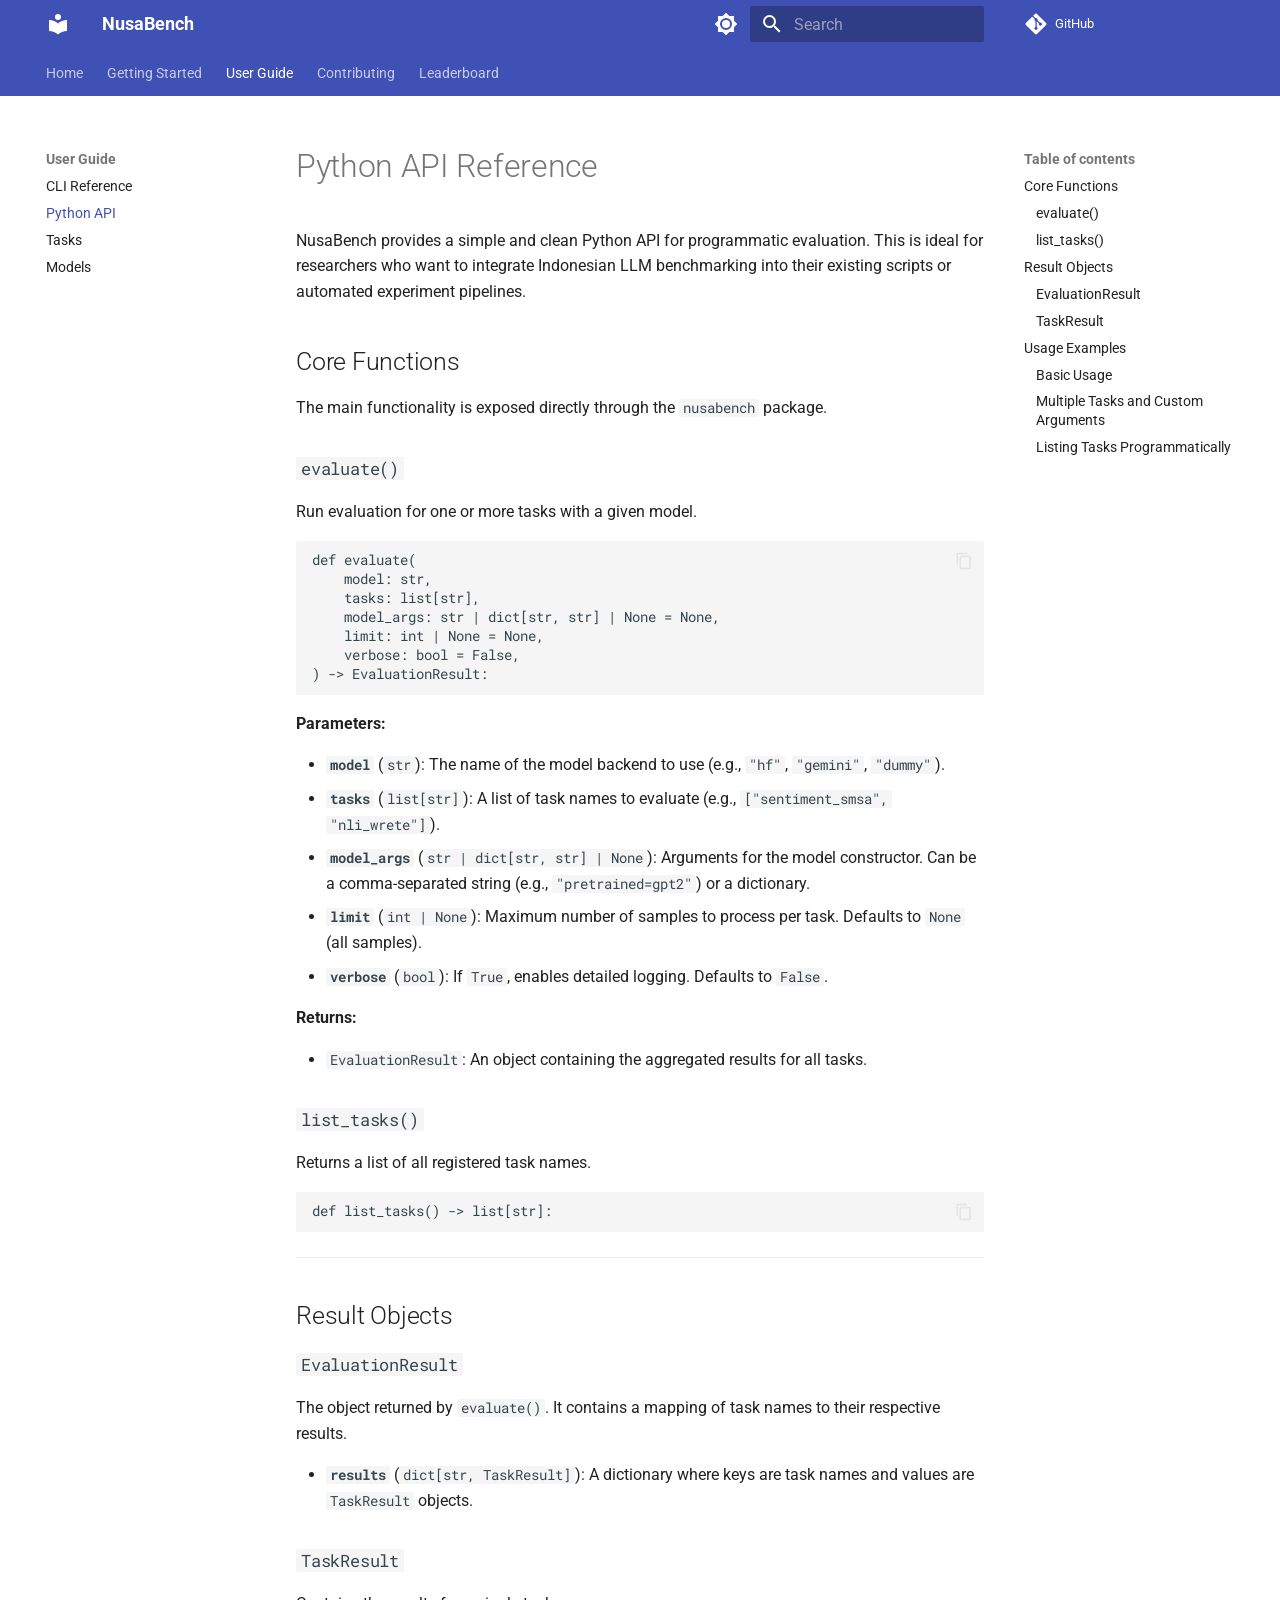
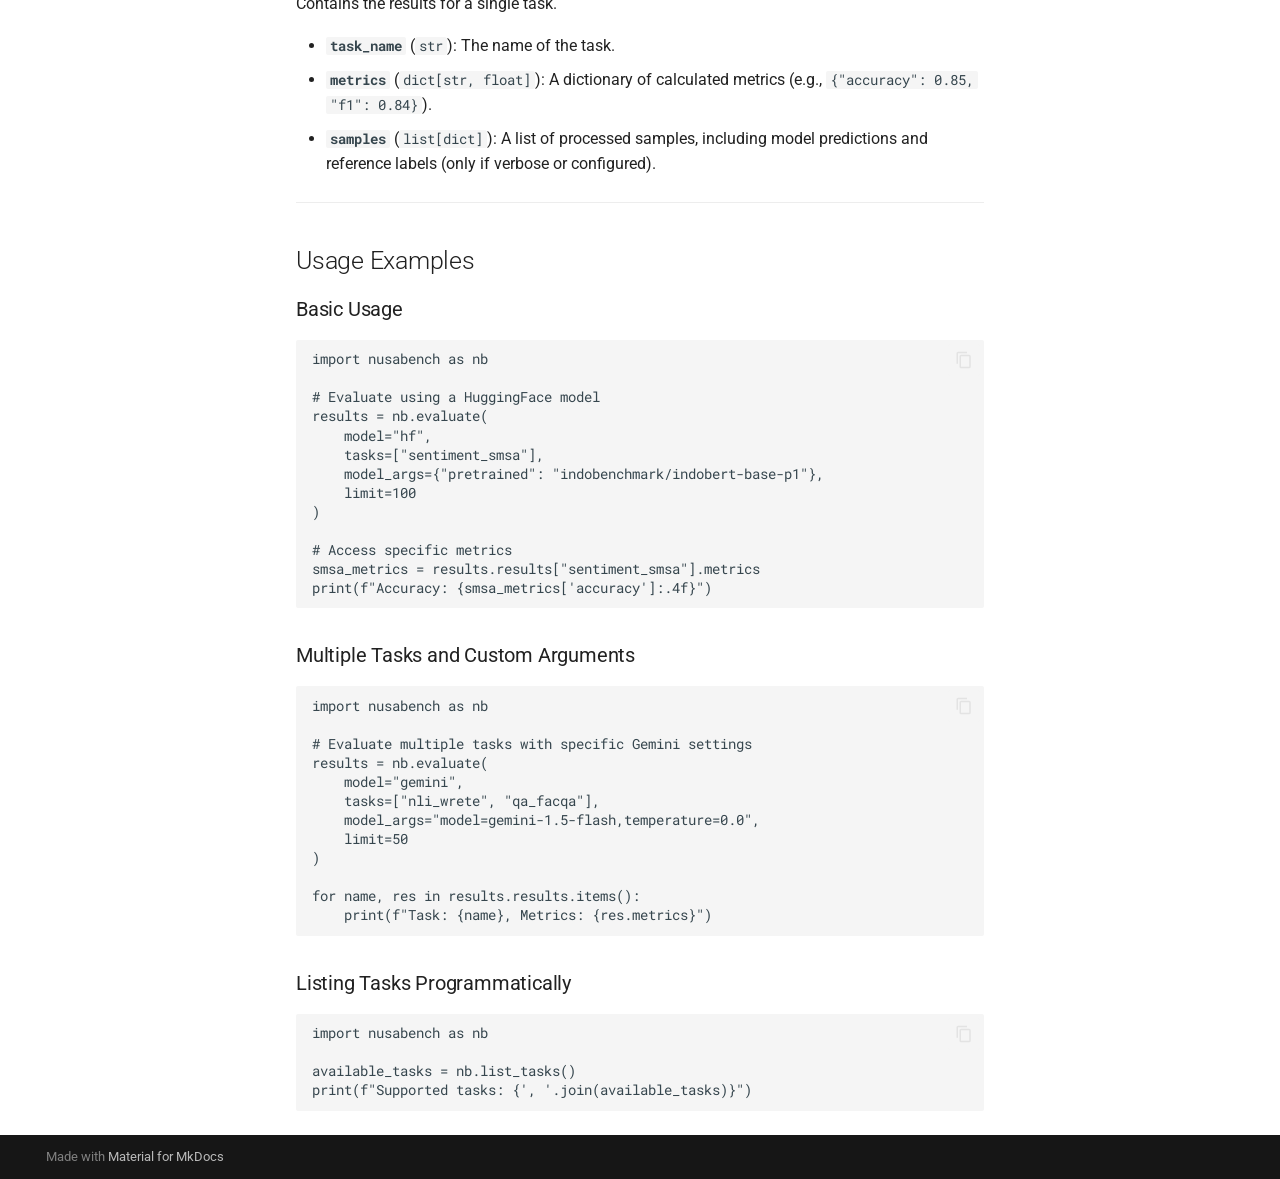
<file: guide/api/index.html>
<!doctype html>
<html lang="en" class="no-js">
  <head>
    
      <meta charset="utf-8">
      <meta name="viewport" content="width=device-width,initial-scale=1">
      
      
      
        <link rel="canonical" href="https://vaskoyudha.github.io/NusaBench/guide/api/">
      
      
        <link rel="prev" href="../cli/">
      
      
        <link rel="next" href="../tasks/">
      
      
        
      
      
      <link rel="icon" href="../../assets/images/favicon.png">
      <meta name="generator" content="mkdocs-1.6.1, mkdocs-material-9.7.5">
    
    
      
        <title>Python API - NusaBench</title>
      
    
    
      <link rel="stylesheet" href="../../assets/stylesheets/main.484c7ddc.min.css">
      
        
        <link rel="stylesheet" href="../../assets/stylesheets/palette.ab4e12ef.min.css">
      
      


    
    
      
    
    
      
        
        
        <link rel="preconnect" href="https://fonts.gstatic.com" crossorigin>
        <link rel="stylesheet" href="https://fonts.googleapis.com/css?family=Roboto:300,300i,400,400i,700,700i%7CRoboto+Mono:400,400i,700,700i&display=fallback">
        <style>:root{--md-text-font:"Roboto";--md-code-font:"Roboto Mono"}</style>
      
    
    
    <script>__md_scope=new URL("../..",location),__md_hash=e=>[...e].reduce(((e,_)=>(e<<5)-e+_.charCodeAt(0)),0),__md_get=(e,_=localStorage,t=__md_scope)=>JSON.parse(_.getItem(t.pathname+"."+e)),__md_set=(e,_,t=localStorage,a=__md_scope)=>{try{t.setItem(a.pathname+"."+e,JSON.stringify(_))}catch(e){}}</script>
    
      

    
    
  </head>
  
  
    
    
      
    
    
    
    
    <body dir="ltr" data-md-color-scheme="default" data-md-color-primary="indigo" data-md-color-accent="indigo">
  
    
    <input class="md-toggle" data-md-toggle="drawer" type="checkbox" id="__drawer" autocomplete="off">
    <input class="md-toggle" data-md-toggle="search" type="checkbox" id="__search" autocomplete="off">
    <label class="md-overlay" for="__drawer"></label>
    <div data-md-component="skip">
      
        
        <a href="#python-api-reference" class="md-skip">
          Skip to content
        </a>
      
    </div>
    <div data-md-component="announce">
      
    </div>
    
    
      

<header class="md-header" data-md-component="header">
  <nav class="md-header__inner md-grid" aria-label="Header">
    <a href="../.." title="NusaBench" class="md-header__button md-logo" aria-label="NusaBench" data-md-component="logo">
      
  
  <svg xmlns="http://www.w3.org/2000/svg" viewBox="0 0 24 24"><path d="M12 8a3 3 0 0 0 3-3 3 3 0 0 0-3-3 3 3 0 0 0-3 3 3 3 0 0 0 3 3m0 3.54C9.64 9.35 6.5 8 3 8v11c3.5 0 6.64 1.35 9 3.54 2.36-2.19 5.5-3.54 9-3.54V8c-3.5 0-6.64 1.35-9 3.54"/></svg>

    </a>
    <label class="md-header__button md-icon" for="__drawer">
      
      <svg xmlns="http://www.w3.org/2000/svg" viewBox="0 0 24 24"><path d="M3 6h18v2H3zm0 5h18v2H3zm0 5h18v2H3z"/></svg>
    </label>
    <div class="md-header__title" data-md-component="header-title">
      <div class="md-header__ellipsis">
        <div class="md-header__topic">
          <span class="md-ellipsis">
            NusaBench
          </span>
        </div>
        <div class="md-header__topic" data-md-component="header-topic">
          <span class="md-ellipsis">
            
              Python API
            
          </span>
        </div>
      </div>
    </div>
    
      
        <form class="md-header__option" data-md-component="palette">
  
    
    
    
    <input class="md-option" data-md-color-media="" data-md-color-scheme="default" data-md-color-primary="indigo" data-md-color-accent="indigo"  aria-label="Switch to dark mode"  type="radio" name="__palette" id="__palette_0">
    
      <label class="md-header__button md-icon" title="Switch to dark mode" for="__palette_1" hidden>
        <svg xmlns="http://www.w3.org/2000/svg" viewBox="0 0 24 24"><path d="M12 8a4 4 0 0 0-4 4 4 4 0 0 0 4 4 4 4 0 0 0 4-4 4 4 0 0 0-4-4m0 10a6 6 0 0 1-6-6 6 6 0 0 1 6-6 6 6 0 0 1 6 6 6 6 0 0 1-6 6m8-9.31V4h-4.69L12 .69 8.69 4H4v4.69L.69 12 4 15.31V20h4.69L12 23.31 15.31 20H20v-4.69L23.31 12z"/></svg>
      </label>
    
  
    
    
    
    <input class="md-option" data-md-color-media="" data-md-color-scheme="slate" data-md-color-primary="indigo" data-md-color-accent="indigo"  aria-label="Switch to light mode"  type="radio" name="__palette" id="__palette_1">
    
      <label class="md-header__button md-icon" title="Switch to light mode" for="__palette_0" hidden>
        <svg xmlns="http://www.w3.org/2000/svg" viewBox="0 0 24 24"><path d="M12 18c-.89 0-1.74-.2-2.5-.55C11.56 16.5 13 14.42 13 12s-1.44-4.5-3.5-5.45C10.26 6.2 11.11 6 12 6a6 6 0 0 1 6 6 6 6 0 0 1-6 6m8-9.31V4h-4.69L12 .69 8.69 4H4v4.69L.69 12 4 15.31V20h4.69L12 23.31 15.31 20H20v-4.69L23.31 12z"/></svg>
      </label>
    
  
</form>
      
    
    
      <script>var palette=__md_get("__palette");if(palette&&palette.color){if("(prefers-color-scheme)"===palette.color.media){var media=matchMedia("(prefers-color-scheme: light)"),input=document.querySelector(media.matches?"[data-md-color-media='(prefers-color-scheme: light)']":"[data-md-color-media='(prefers-color-scheme: dark)']");palette.color.media=input.getAttribute("data-md-color-media"),palette.color.scheme=input.getAttribute("data-md-color-scheme"),palette.color.primary=input.getAttribute("data-md-color-primary"),palette.color.accent=input.getAttribute("data-md-color-accent")}for(var[key,value]of Object.entries(palette.color))document.body.setAttribute("data-md-color-"+key,value)}</script>
    
    
    
      
      
        <label class="md-header__button md-icon" for="__search">
          
          <svg xmlns="http://www.w3.org/2000/svg" viewBox="0 0 24 24"><path d="M9.5 3A6.5 6.5 0 0 1 16 9.5c0 1.61-.59 3.09-1.56 4.23l.27.27h.79l5 5-1.5 1.5-5-5v-.79l-.27-.27A6.52 6.52 0 0 1 9.5 16 6.5 6.5 0 0 1 3 9.5 6.5 6.5 0 0 1 9.5 3m0 2C7 5 5 7 5 9.5S7 14 9.5 14 14 12 14 9.5 12 5 9.5 5"/></svg>
        </label>
        <div class="md-search" data-md-component="search" role="dialog">
  <label class="md-search__overlay" for="__search"></label>
  <div class="md-search__inner" role="search">
    <form class="md-search__form" name="search">
      <input type="text" class="md-search__input" name="query" aria-label="Search" placeholder="Search" autocapitalize="off" autocorrect="off" autocomplete="off" spellcheck="false" data-md-component="search-query" required>
      <label class="md-search__icon md-icon" for="__search">
        
        <svg xmlns="http://www.w3.org/2000/svg" viewBox="0 0 24 24"><path d="M9.5 3A6.5 6.5 0 0 1 16 9.5c0 1.61-.59 3.09-1.56 4.23l.27.27h.79l5 5-1.5 1.5-5-5v-.79l-.27-.27A6.52 6.52 0 0 1 9.5 16 6.5 6.5 0 0 1 3 9.5 6.5 6.5 0 0 1 9.5 3m0 2C7 5 5 7 5 9.5S7 14 9.5 14 14 12 14 9.5 12 5 9.5 5"/></svg>
        
        <svg xmlns="http://www.w3.org/2000/svg" viewBox="0 0 24 24"><path d="M20 11v2H8l5.5 5.5-1.42 1.42L4.16 12l7.92-7.92L13.5 5.5 8 11z"/></svg>
      </label>
      <nav class="md-search__options" aria-label="Search">
        
        <button type="reset" class="md-search__icon md-icon" title="Clear" aria-label="Clear" tabindex="-1">
          
          <svg xmlns="http://www.w3.org/2000/svg" viewBox="0 0 24 24"><path d="M19 6.41 17.59 5 12 10.59 6.41 5 5 6.41 10.59 12 5 17.59 6.41 19 12 13.41 17.59 19 19 17.59 13.41 12z"/></svg>
        </button>
      </nav>
      
    </form>
    <div class="md-search__output">
      <div class="md-search__scrollwrap" tabindex="0" data-md-scrollfix>
        <div class="md-search-result" data-md-component="search-result">
          <div class="md-search-result__meta">
            Initializing search
          </div>
          <ol class="md-search-result__list" role="presentation"></ol>
        </div>
      </div>
    </div>
  </div>
</div>
      
    
    
      <div class="md-header__source">
        <a href="https://github.com/vaskoyudha/NusaBench" title="Go to repository" class="md-source" data-md-component="source">
  <div class="md-source__icon md-icon">
    
    <svg xmlns="http://www.w3.org/2000/svg" viewBox="0 0 448 512"><!--! Font Awesome Free 7.1.0 by @fontawesome - https://fontawesome.com License - https://fontawesome.com/license/free (Icons: CC BY 4.0, Fonts: SIL OFL 1.1, Code: MIT License) Copyright 2025 Fonticons, Inc.--><path d="M439.6 236.1 244 40.5c-5.4-5.5-12.8-8.5-20.4-8.5s-15 3-20.4 8.4L162.5 81l51.5 51.5c27.1-9.1 52.7 16.8 43.4 43.7l49.7 49.7c34.2-11.8 61.2 31 35.5 56.7-26.5 26.5-70.2-2.9-56-37.3L240.3 199v121.9c25.3 12.5 22.3 41.8 9.1 55-6.4 6.4-15.2 10.1-24.3 10.1s-17.8-3.6-24.3-10.1c-17.6-17.6-11.1-46.9 11.2-56v-123c-20.8-8.5-24.6-30.7-18.6-45L142.6 101 8.5 235.1C3 240.6 0 247.9 0 255.5s3 15 8.5 20.4l195.6 195.7c5.4 5.4 12.7 8.4 20.4 8.4s15-3 20.4-8.4l194.7-194.7c5.4-5.4 8.4-12.8 8.4-20.4s-3-15-8.4-20.4"/></svg>
  </div>
  <div class="md-source__repository">
    GitHub
  </div>
</a>
      </div>
    
  </nav>
  
</header>
    
    <div class="md-container" data-md-component="container">
      
      
        
          
            
<nav class="md-tabs" aria-label="Tabs" data-md-component="tabs">
  <div class="md-grid">
    <ul class="md-tabs__list">
      
        
  
  
  
  
    <li class="md-tabs__item">
      <a href="../.." class="md-tabs__link">
        
  
  
    
  
  Home

      </a>
    </li>
  

      
        
  
  
  
  
    
    
      <li class="md-tabs__item">
        <a href="../../getting-started/installation/" class="md-tabs__link">
          
  
  
  Getting Started

        </a>
      </li>
    
  

      
        
  
  
  
    
  
  
    
    
      <li class="md-tabs__item md-tabs__item--active">
        <a href="../cli/" class="md-tabs__link">
          
  
  
  User Guide

        </a>
      </li>
    
  

      
        
  
  
  
  
    <li class="md-tabs__item">
      <a href="../../contributing/" class="md-tabs__link">
        
  
  
    
  
  Contributing

      </a>
    </li>
  

      
        
  
  
  
  
    <li class="md-tabs__item">
      <a href="../../leaderboard/" class="md-tabs__link">
        
  
  
    
  
  Leaderboard

      </a>
    </li>
  

      
    </ul>
  </div>
</nav>
          
        
      
      <main class="md-main" data-md-component="main">
        <div class="md-main__inner md-grid">
          
            
              
              <div class="md-sidebar md-sidebar--primary" data-md-component="sidebar" data-md-type="navigation" >
                <div class="md-sidebar__scrollwrap">
                  <div class="md-sidebar__inner">
                    


  


<nav class="md-nav md-nav--primary md-nav--lifted" aria-label="Navigation" data-md-level="0">
  <label class="md-nav__title" for="__drawer">
    <a href="../.." title="NusaBench" class="md-nav__button md-logo" aria-label="NusaBench" data-md-component="logo">
      
  
  <svg xmlns="http://www.w3.org/2000/svg" viewBox="0 0 24 24"><path d="M12 8a3 3 0 0 0 3-3 3 3 0 0 0-3-3 3 3 0 0 0-3 3 3 3 0 0 0 3 3m0 3.54C9.64 9.35 6.5 8 3 8v11c3.5 0 6.64 1.35 9 3.54 2.36-2.19 5.5-3.54 9-3.54V8c-3.5 0-6.64 1.35-9 3.54"/></svg>

    </a>
    NusaBench
  </label>
  
    <div class="md-nav__source">
      <a href="https://github.com/vaskoyudha/NusaBench" title="Go to repository" class="md-source" data-md-component="source">
  <div class="md-source__icon md-icon">
    
    <svg xmlns="http://www.w3.org/2000/svg" viewBox="0 0 448 512"><!--! Font Awesome Free 7.1.0 by @fontawesome - https://fontawesome.com License - https://fontawesome.com/license/free (Icons: CC BY 4.0, Fonts: SIL OFL 1.1, Code: MIT License) Copyright 2025 Fonticons, Inc.--><path d="M439.6 236.1 244 40.5c-5.4-5.5-12.8-8.5-20.4-8.5s-15 3-20.4 8.4L162.5 81l51.5 51.5c27.1-9.1 52.7 16.8 43.4 43.7l49.7 49.7c34.2-11.8 61.2 31 35.5 56.7-26.5 26.5-70.2-2.9-56-37.3L240.3 199v121.9c25.3 12.5 22.3 41.8 9.1 55-6.4 6.4-15.2 10.1-24.3 10.1s-17.8-3.6-24.3-10.1c-17.6-17.6-11.1-46.9 11.2-56v-123c-20.8-8.5-24.6-30.7-18.6-45L142.6 101 8.5 235.1C3 240.6 0 247.9 0 255.5s3 15 8.5 20.4l195.6 195.7c5.4 5.4 12.7 8.4 20.4 8.4s15-3 20.4-8.4l194.7-194.7c5.4-5.4 8.4-12.8 8.4-20.4s-3-15-8.4-20.4"/></svg>
  </div>
  <div class="md-source__repository">
    GitHub
  </div>
</a>
    </div>
  
  <ul class="md-nav__list" data-md-scrollfix>
    
      
      
  
  
  
  
    <li class="md-nav__item">
      <a href="../.." class="md-nav__link">
        
  
  
  <span class="md-ellipsis">
    
  
    Home
  

    
  </span>
  
  

      </a>
    </li>
  

    
      
      
  
  
  
  
    
    
    
    
      
      
        
      
    
    
    <li class="md-nav__item md-nav__item--nested">
      
        
        
        <input class="md-nav__toggle md-toggle " type="checkbox" id="__nav_2" >
        
          
          <label class="md-nav__link" for="__nav_2" id="__nav_2_label" tabindex="0">
            
  
  
  <span class="md-ellipsis">
    
  
    Getting Started
  

    
  </span>
  
  

            <span class="md-nav__icon md-icon"></span>
          </label>
        
        <nav class="md-nav" data-md-level="1" aria-labelledby="__nav_2_label" aria-expanded="false">
          <label class="md-nav__title" for="__nav_2">
            <span class="md-nav__icon md-icon"></span>
            
  
    Getting Started
  

          </label>
          <ul class="md-nav__list" data-md-scrollfix>
            
              
                
  
  
  
  
    <li class="md-nav__item">
      <a href="../../getting-started/installation/" class="md-nav__link">
        
  
  
  <span class="md-ellipsis">
    
  
    Installation
  

    
  </span>
  
  

      </a>
    </li>
  

              
            
              
                
  
  
  
  
    <li class="md-nav__item">
      <a href="../../getting-started/quickstart/" class="md-nav__link">
        
  
  
  <span class="md-ellipsis">
    
  
    Quick Start
  

    
  </span>
  
  

      </a>
    </li>
  

              
            
          </ul>
        </nav>
      
    </li>
  

    
      
      
  
  
    
  
  
  
    
    
    
    
      
        
        
      
      
        
      
    
    
    <li class="md-nav__item md-nav__item--active md-nav__item--section md-nav__item--nested">
      
        
        
        <input class="md-nav__toggle md-toggle " type="checkbox" id="__nav_3" checked>
        
          
          <label class="md-nav__link" for="__nav_3" id="__nav_3_label" tabindex="">
            
  
  
  <span class="md-ellipsis">
    
  
    User Guide
  

    
  </span>
  
  

            <span class="md-nav__icon md-icon"></span>
          </label>
        
        <nav class="md-nav" data-md-level="1" aria-labelledby="__nav_3_label" aria-expanded="true">
          <label class="md-nav__title" for="__nav_3">
            <span class="md-nav__icon md-icon"></span>
            
  
    User Guide
  

          </label>
          <ul class="md-nav__list" data-md-scrollfix>
            
              
                
  
  
  
  
    <li class="md-nav__item">
      <a href="../cli/" class="md-nav__link">
        
  
  
  <span class="md-ellipsis">
    
  
    CLI Reference
  

    
  </span>
  
  

      </a>
    </li>
  

              
            
              
                
  
  
    
  
  
  
    <li class="md-nav__item md-nav__item--active">
      
      <input class="md-nav__toggle md-toggle" type="checkbox" id="__toc">
      
      
        
      
      
        <label class="md-nav__link md-nav__link--active" for="__toc">
          
  
  
  <span class="md-ellipsis">
    
  
    Python API
  

    
  </span>
  
  

          <span class="md-nav__icon md-icon"></span>
        </label>
      
      <a href="./" class="md-nav__link md-nav__link--active">
        
  
  
  <span class="md-ellipsis">
    
  
    Python API
  

    
  </span>
  
  

      </a>
      
        

<nav class="md-nav md-nav--secondary" aria-label="Table of contents">
  
  
  
    
  
  
    <label class="md-nav__title" for="__toc">
      <span class="md-nav__icon md-icon"></span>
      Table of contents
    </label>
    <ul class="md-nav__list" data-md-component="toc" data-md-scrollfix>
      
        <li class="md-nav__item">
  <a href="#core-functions" class="md-nav__link">
    <span class="md-ellipsis">
      
        Core Functions
      
    </span>
  </a>
  
    <nav class="md-nav" aria-label="Core Functions">
      <ul class="md-nav__list">
        
          <li class="md-nav__item">
  <a href="#evaluate" class="md-nav__link">
    <span class="md-ellipsis">
      
        evaluate()
      
    </span>
  </a>
  
</li>
        
          <li class="md-nav__item">
  <a href="#list_tasks" class="md-nav__link">
    <span class="md-ellipsis">
      
        list_tasks()
      
    </span>
  </a>
  
</li>
        
      </ul>
    </nav>
  
</li>
      
        <li class="md-nav__item">
  <a href="#result-objects" class="md-nav__link">
    <span class="md-ellipsis">
      
        Result Objects
      
    </span>
  </a>
  
    <nav class="md-nav" aria-label="Result Objects">
      <ul class="md-nav__list">
        
          <li class="md-nav__item">
  <a href="#evaluationresult" class="md-nav__link">
    <span class="md-ellipsis">
      
        EvaluationResult
      
    </span>
  </a>
  
</li>
        
          <li class="md-nav__item">
  <a href="#taskresult" class="md-nav__link">
    <span class="md-ellipsis">
      
        TaskResult
      
    </span>
  </a>
  
</li>
        
      </ul>
    </nav>
  
</li>
      
        <li class="md-nav__item">
  <a href="#usage-examples" class="md-nav__link">
    <span class="md-ellipsis">
      
        Usage Examples
      
    </span>
  </a>
  
    <nav class="md-nav" aria-label="Usage Examples">
      <ul class="md-nav__list">
        
          <li class="md-nav__item">
  <a href="#basic-usage" class="md-nav__link">
    <span class="md-ellipsis">
      
        Basic Usage
      
    </span>
  </a>
  
</li>
        
          <li class="md-nav__item">
  <a href="#multiple-tasks-and-custom-arguments" class="md-nav__link">
    <span class="md-ellipsis">
      
        Multiple Tasks and Custom Arguments
      
    </span>
  </a>
  
</li>
        
          <li class="md-nav__item">
  <a href="#listing-tasks-programmatically" class="md-nav__link">
    <span class="md-ellipsis">
      
        Listing Tasks Programmatically
      
    </span>
  </a>
  
</li>
        
      </ul>
    </nav>
  
</li>
      
    </ul>
  
</nav>
      
    </li>
  

              
            
              
                
  
  
  
  
    <li class="md-nav__item">
      <a href="../tasks/" class="md-nav__link">
        
  
  
  <span class="md-ellipsis">
    
  
    Tasks
  

    
  </span>
  
  

      </a>
    </li>
  

              
            
              
                
  
  
  
  
    <li class="md-nav__item">
      <a href="../models/" class="md-nav__link">
        
  
  
  <span class="md-ellipsis">
    
  
    Models
  

    
  </span>
  
  

      </a>
    </li>
  

              
            
          </ul>
        </nav>
      
    </li>
  

    
      
      
  
  
  
  
    <li class="md-nav__item">
      <a href="../../contributing/" class="md-nav__link">
        
  
  
  <span class="md-ellipsis">
    
  
    Contributing
  

    
  </span>
  
  

      </a>
    </li>
  

    
      
      
  
  
  
  
    <li class="md-nav__item">
      <a href="../../leaderboard/" class="md-nav__link">
        
  
  
  <span class="md-ellipsis">
    
  
    Leaderboard
  

    
  </span>
  
  

      </a>
    </li>
  

    
  </ul>
</nav>
                  </div>
                </div>
              </div>
            
            
              
              <div class="md-sidebar md-sidebar--secondary" data-md-component="sidebar" data-md-type="toc" >
                <div class="md-sidebar__scrollwrap">
                  <div class="md-sidebar__inner">
                    

<nav class="md-nav md-nav--secondary" aria-label="Table of contents">
  
  
  
    
  
  
    <label class="md-nav__title" for="__toc">
      <span class="md-nav__icon md-icon"></span>
      Table of contents
    </label>
    <ul class="md-nav__list" data-md-component="toc" data-md-scrollfix>
      
        <li class="md-nav__item">
  <a href="#core-functions" class="md-nav__link">
    <span class="md-ellipsis">
      
        Core Functions
      
    </span>
  </a>
  
    <nav class="md-nav" aria-label="Core Functions">
      <ul class="md-nav__list">
        
          <li class="md-nav__item">
  <a href="#evaluate" class="md-nav__link">
    <span class="md-ellipsis">
      
        evaluate()
      
    </span>
  </a>
  
</li>
        
          <li class="md-nav__item">
  <a href="#list_tasks" class="md-nav__link">
    <span class="md-ellipsis">
      
        list_tasks()
      
    </span>
  </a>
  
</li>
        
      </ul>
    </nav>
  
</li>
      
        <li class="md-nav__item">
  <a href="#result-objects" class="md-nav__link">
    <span class="md-ellipsis">
      
        Result Objects
      
    </span>
  </a>
  
    <nav class="md-nav" aria-label="Result Objects">
      <ul class="md-nav__list">
        
          <li class="md-nav__item">
  <a href="#evaluationresult" class="md-nav__link">
    <span class="md-ellipsis">
      
        EvaluationResult
      
    </span>
  </a>
  
</li>
        
          <li class="md-nav__item">
  <a href="#taskresult" class="md-nav__link">
    <span class="md-ellipsis">
      
        TaskResult
      
    </span>
  </a>
  
</li>
        
      </ul>
    </nav>
  
</li>
      
        <li class="md-nav__item">
  <a href="#usage-examples" class="md-nav__link">
    <span class="md-ellipsis">
      
        Usage Examples
      
    </span>
  </a>
  
    <nav class="md-nav" aria-label="Usage Examples">
      <ul class="md-nav__list">
        
          <li class="md-nav__item">
  <a href="#basic-usage" class="md-nav__link">
    <span class="md-ellipsis">
      
        Basic Usage
      
    </span>
  </a>
  
</li>
        
          <li class="md-nav__item">
  <a href="#multiple-tasks-and-custom-arguments" class="md-nav__link">
    <span class="md-ellipsis">
      
        Multiple Tasks and Custom Arguments
      
    </span>
  </a>
  
</li>
        
          <li class="md-nav__item">
  <a href="#listing-tasks-programmatically" class="md-nav__link">
    <span class="md-ellipsis">
      
        Listing Tasks Programmatically
      
    </span>
  </a>
  
</li>
        
      </ul>
    </nav>
  
</li>
      
    </ul>
  
</nav>
                  </div>
                </div>
              </div>
            
          
          
            <div class="md-content" data-md-component="content">
              
              <article class="md-content__inner md-typeset">
                
                  


  
  


<h1 id="python-api-reference">Python API Reference</h1>
<p>NusaBench provides a simple and clean Python API for programmatic evaluation. This is ideal for researchers who want to integrate Indonesian LLM benchmarking into their existing scripts or automated experiment pipelines.</p>
<h2 id="core-functions">Core Functions</h2>
<p>The main functionality is exposed directly through the <code>nusabench</code> package.</p>
<h3 id="evaluate"><code>evaluate()</code></h3>
<p>Run evaluation for one or more tasks with a given model.</p>
<pre><code class="language-python">def evaluate(
    model: str,
    tasks: list[str],
    model_args: str | dict[str, str] | None = None,
    limit: int | None = None,
    verbose: bool = False,
) -&gt; EvaluationResult:
</code></pre>
<p><strong>Parameters:</strong></p>
<ul>
<li><strong><code>model</code></strong> (<code>str</code>): The name of the model backend to use (e.g., <code>"hf"</code>, <code>"gemini"</code>, <code>"dummy"</code>).</li>
<li><strong><code>tasks</code></strong> (<code>list[str]</code>): A list of task names to evaluate (e.g., <code>["sentiment_smsa", "nli_wrete"]</code>).</li>
<li><strong><code>model_args</code></strong> (<code>str | dict[str, str] | None</code>): Arguments for the model constructor. Can be a comma-separated string (e.g., <code>"pretrained=gpt2"</code>) or a dictionary.</li>
<li><strong><code>limit</code></strong> (<code>int | None</code>): Maximum number of samples to process per task. Defaults to <code>None</code> (all samples).</li>
<li><strong><code>verbose</code></strong> (<code>bool</code>): If <code>True</code>, enables detailed logging. Defaults to <code>False</code>.</li>
</ul>
<p><strong>Returns:</strong></p>
<ul>
<li><code>EvaluationResult</code>: An object containing the aggregated results for all tasks.</li>
</ul>
<h3 id="list_tasks"><code>list_tasks()</code></h3>
<p>Returns a list of all registered task names.</p>
<pre><code class="language-python">def list_tasks() -&gt; list[str]:
</code></pre>
<hr />
<h2 id="result-objects">Result Objects</h2>
<h3 id="evaluationresult"><code>EvaluationResult</code></h3>
<p>The object returned by <code>evaluate()</code>. It contains a mapping of task names to their respective results.</p>
<ul>
<li><strong><code>results</code></strong> (<code>dict[str, TaskResult]</code>): A dictionary where keys are task names and values are <code>TaskResult</code> objects.</li>
</ul>
<h3 id="taskresult"><code>TaskResult</code></h3>
<p>Contains the results for a single task.</p>
<ul>
<li><strong><code>task_name</code></strong> (<code>str</code>): The name of the task.</li>
<li><strong><code>metrics</code></strong> (<code>dict[str, float]</code>): A dictionary of calculated metrics (e.g., <code>{"accuracy": 0.85, "f1": 0.84}</code>).</li>
<li><strong><code>samples</code></strong> (<code>list[dict]</code>): A list of processed samples, including model predictions and reference labels (only if verbose or configured).</li>
</ul>
<hr />
<h2 id="usage-examples">Usage Examples</h2>
<h3 id="basic-usage">Basic Usage</h3>
<pre><code class="language-python">import nusabench as nb

# Evaluate using a HuggingFace model
results = nb.evaluate(
    model=&quot;hf&quot;,
    tasks=[&quot;sentiment_smsa&quot;],
    model_args={&quot;pretrained&quot;: &quot;indobenchmark/indobert-base-p1&quot;},
    limit=100
)

# Access specific metrics
smsa_metrics = results.results[&quot;sentiment_smsa&quot;].metrics
print(f&quot;Accuracy: {smsa_metrics['accuracy']:.4f}&quot;)
</code></pre>
<h3 id="multiple-tasks-and-custom-arguments">Multiple Tasks and Custom Arguments</h3>
<pre><code class="language-python">import nusabench as nb

# Evaluate multiple tasks with specific Gemini settings
results = nb.evaluate(
    model=&quot;gemini&quot;,
    tasks=[&quot;nli_wrete&quot;, &quot;qa_facqa&quot;],
    model_args=&quot;model=gemini-1.5-flash,temperature=0.0&quot;,
    limit=50
)

for name, res in results.results.items():
    print(f&quot;Task: {name}, Metrics: {res.metrics}&quot;)
</code></pre>
<h3 id="listing-tasks-programmatically">Listing Tasks Programmatically</h3>
<pre><code class="language-python">import nusabench as nb

available_tasks = nb.list_tasks()
print(f&quot;Supported tasks: {', '.join(available_tasks)}&quot;)
</code></pre>












                
              </article>
            </div>
          
          
<script>var target=document.getElementById(location.hash.slice(1));target&&target.name&&(target.checked=target.name.startsWith("__tabbed_"))</script>
        </div>
        
      </main>
      
        <footer class="md-footer">
  
  <div class="md-footer-meta md-typeset">
    <div class="md-footer-meta__inner md-grid">
      <div class="md-copyright">
  
  
    Made with
    <a href="https://squidfunk.github.io/mkdocs-material/" target="_blank" rel="noopener">
      Material for MkDocs
    </a>
  
</div>
      
    </div>
  </div>
</footer>
      
    </div>
    <div class="md-dialog" data-md-component="dialog">
      <div class="md-dialog__inner md-typeset"></div>
    </div>
    
    
    
      
      
      <script id="__config" type="application/json">{"annotate": null, "base": "../..", "features": ["navigation.tabs", "navigation.sections", "content.code.copy"], "search": "../../assets/javascripts/workers/search.2c215733.min.js", "tags": null, "translations": {"clipboard.copied": "Copied to clipboard", "clipboard.copy": "Copy to clipboard", "search.result.more.one": "1 more on this page", "search.result.more.other": "# more on this page", "search.result.none": "No matching documents", "search.result.one": "1 matching document", "search.result.other": "# matching documents", "search.result.placeholder": "Type to start searching", "search.result.term.missing": "Missing", "select.version": "Select version"}, "version": null}</script>
    
    
      <script src="../../assets/javascripts/bundle.79ae519e.min.js"></script>
      
    
  </body>
</html>
</file>
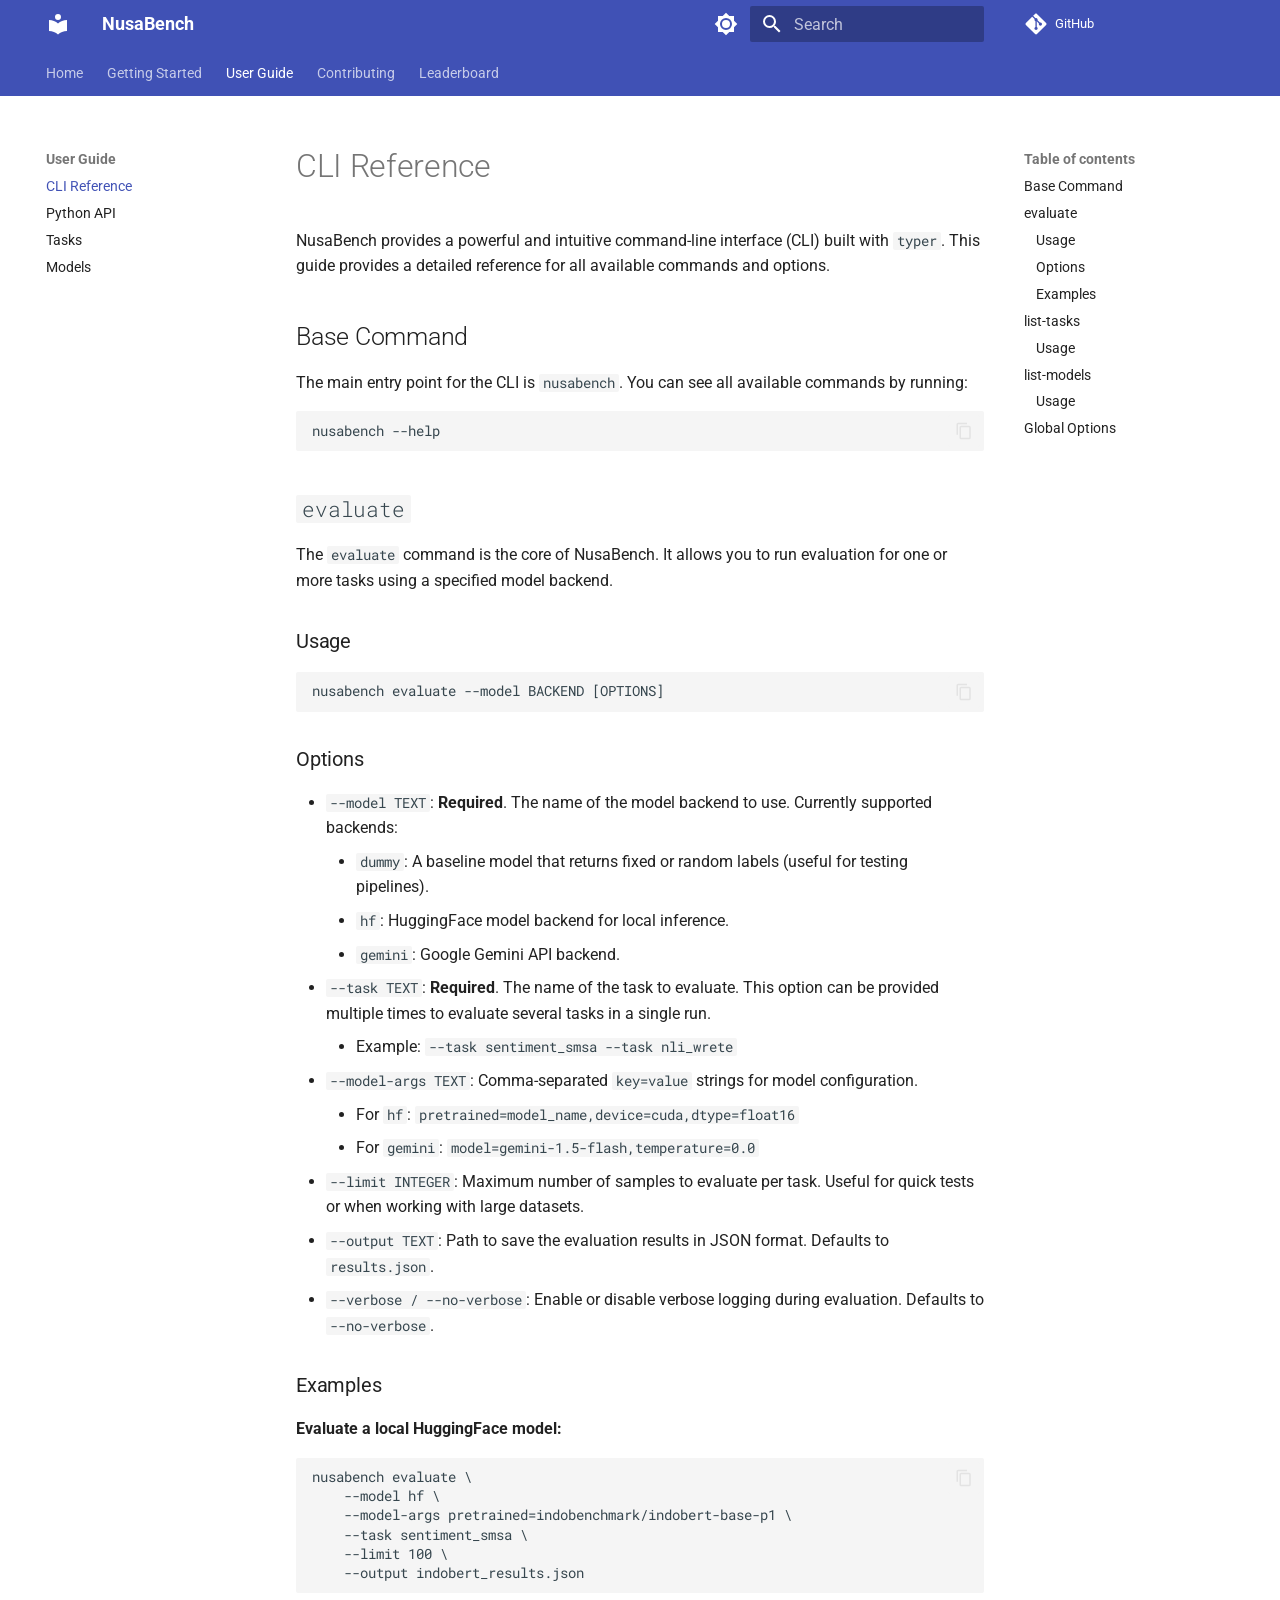
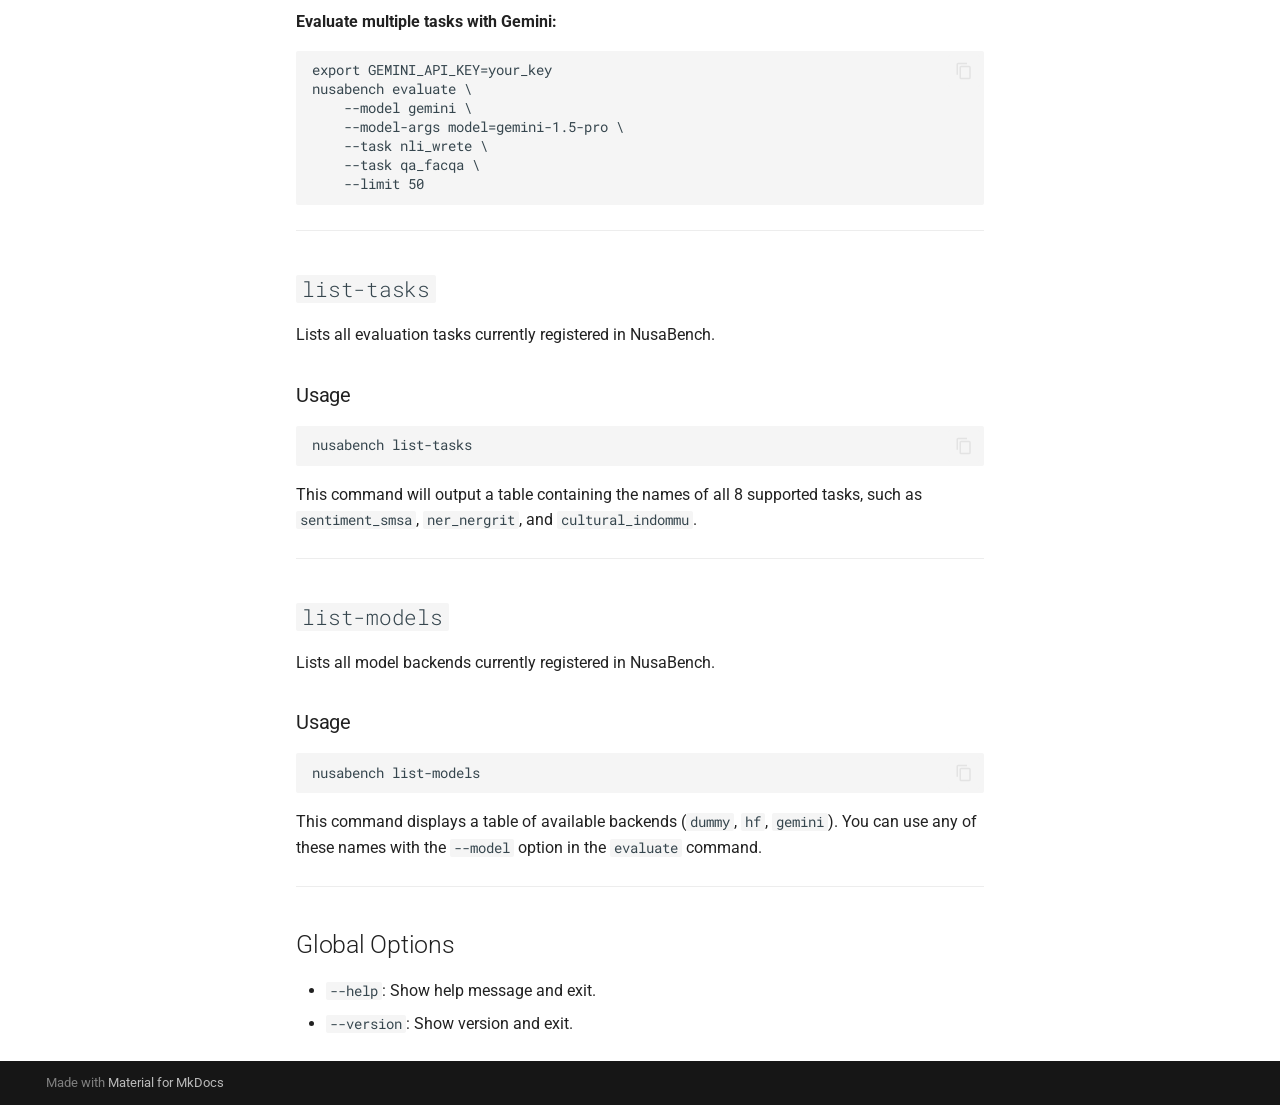
<file: guide/cli/index.html>
<!doctype html>
<html lang="en" class="no-js">
  <head>
    
      <meta charset="utf-8">
      <meta name="viewport" content="width=device-width,initial-scale=1">
      
      
      
        <link rel="canonical" href="https://vaskoyudha.github.io/NusaBench/guide/cli/">
      
      
        <link rel="prev" href="../../getting-started/quickstart/">
      
      
        <link rel="next" href="../api/">
      
      
        
      
      
      <link rel="icon" href="../../assets/images/favicon.png">
      <meta name="generator" content="mkdocs-1.6.1, mkdocs-material-9.7.5">
    
    
      
        <title>CLI Reference - NusaBench</title>
      
    
    
      <link rel="stylesheet" href="../../assets/stylesheets/main.484c7ddc.min.css">
      
        
        <link rel="stylesheet" href="../../assets/stylesheets/palette.ab4e12ef.min.css">
      
      


    
    
      
    
    
      
        
        
        <link rel="preconnect" href="https://fonts.gstatic.com" crossorigin>
        <link rel="stylesheet" href="https://fonts.googleapis.com/css?family=Roboto:300,300i,400,400i,700,700i%7CRoboto+Mono:400,400i,700,700i&display=fallback">
        <style>:root{--md-text-font:"Roboto";--md-code-font:"Roboto Mono"}</style>
      
    
    
    <script>__md_scope=new URL("../..",location),__md_hash=e=>[...e].reduce(((e,_)=>(e<<5)-e+_.charCodeAt(0)),0),__md_get=(e,_=localStorage,t=__md_scope)=>JSON.parse(_.getItem(t.pathname+"."+e)),__md_set=(e,_,t=localStorage,a=__md_scope)=>{try{t.setItem(a.pathname+"."+e,JSON.stringify(_))}catch(e){}}</script>
    
      

    
    
  </head>
  
  
    
    
      
    
    
    
    
    <body dir="ltr" data-md-color-scheme="default" data-md-color-primary="indigo" data-md-color-accent="indigo">
  
    
    <input class="md-toggle" data-md-toggle="drawer" type="checkbox" id="__drawer" autocomplete="off">
    <input class="md-toggle" data-md-toggle="search" type="checkbox" id="__search" autocomplete="off">
    <label class="md-overlay" for="__drawer"></label>
    <div data-md-component="skip">
      
        
        <a href="#cli-reference" class="md-skip">
          Skip to content
        </a>
      
    </div>
    <div data-md-component="announce">
      
    </div>
    
    
      

<header class="md-header" data-md-component="header">
  <nav class="md-header__inner md-grid" aria-label="Header">
    <a href="../.." title="NusaBench" class="md-header__button md-logo" aria-label="NusaBench" data-md-component="logo">
      
  
  <svg xmlns="http://www.w3.org/2000/svg" viewBox="0 0 24 24"><path d="M12 8a3 3 0 0 0 3-3 3 3 0 0 0-3-3 3 3 0 0 0-3 3 3 3 0 0 0 3 3m0 3.54C9.64 9.35 6.5 8 3 8v11c3.5 0 6.64 1.35 9 3.54 2.36-2.19 5.5-3.54 9-3.54V8c-3.5 0-6.64 1.35-9 3.54"/></svg>

    </a>
    <label class="md-header__button md-icon" for="__drawer">
      
      <svg xmlns="http://www.w3.org/2000/svg" viewBox="0 0 24 24"><path d="M3 6h18v2H3zm0 5h18v2H3zm0 5h18v2H3z"/></svg>
    </label>
    <div class="md-header__title" data-md-component="header-title">
      <div class="md-header__ellipsis">
        <div class="md-header__topic">
          <span class="md-ellipsis">
            NusaBench
          </span>
        </div>
        <div class="md-header__topic" data-md-component="header-topic">
          <span class="md-ellipsis">
            
              CLI Reference
            
          </span>
        </div>
      </div>
    </div>
    
      
        <form class="md-header__option" data-md-component="palette">
  
    
    
    
    <input class="md-option" data-md-color-media="" data-md-color-scheme="default" data-md-color-primary="indigo" data-md-color-accent="indigo"  aria-label="Switch to dark mode"  type="radio" name="__palette" id="__palette_0">
    
      <label class="md-header__button md-icon" title="Switch to dark mode" for="__palette_1" hidden>
        <svg xmlns="http://www.w3.org/2000/svg" viewBox="0 0 24 24"><path d="M12 8a4 4 0 0 0-4 4 4 4 0 0 0 4 4 4 4 0 0 0 4-4 4 4 0 0 0-4-4m0 10a6 6 0 0 1-6-6 6 6 0 0 1 6-6 6 6 0 0 1 6 6 6 6 0 0 1-6 6m8-9.31V4h-4.69L12 .69 8.69 4H4v4.69L.69 12 4 15.31V20h4.69L12 23.31 15.31 20H20v-4.69L23.31 12z"/></svg>
      </label>
    
  
    
    
    
    <input class="md-option" data-md-color-media="" data-md-color-scheme="slate" data-md-color-primary="indigo" data-md-color-accent="indigo"  aria-label="Switch to light mode"  type="radio" name="__palette" id="__palette_1">
    
      <label class="md-header__button md-icon" title="Switch to light mode" for="__palette_0" hidden>
        <svg xmlns="http://www.w3.org/2000/svg" viewBox="0 0 24 24"><path d="M12 18c-.89 0-1.74-.2-2.5-.55C11.56 16.5 13 14.42 13 12s-1.44-4.5-3.5-5.45C10.26 6.2 11.11 6 12 6a6 6 0 0 1 6 6 6 6 0 0 1-6 6m8-9.31V4h-4.69L12 .69 8.69 4H4v4.69L.69 12 4 15.31V20h4.69L12 23.31 15.31 20H20v-4.69L23.31 12z"/></svg>
      </label>
    
  
</form>
      
    
    
      <script>var palette=__md_get("__palette");if(palette&&palette.color){if("(prefers-color-scheme)"===palette.color.media){var media=matchMedia("(prefers-color-scheme: light)"),input=document.querySelector(media.matches?"[data-md-color-media='(prefers-color-scheme: light)']":"[data-md-color-media='(prefers-color-scheme: dark)']");palette.color.media=input.getAttribute("data-md-color-media"),palette.color.scheme=input.getAttribute("data-md-color-scheme"),palette.color.primary=input.getAttribute("data-md-color-primary"),palette.color.accent=input.getAttribute("data-md-color-accent")}for(var[key,value]of Object.entries(palette.color))document.body.setAttribute("data-md-color-"+key,value)}</script>
    
    
    
      
      
        <label class="md-header__button md-icon" for="__search">
          
          <svg xmlns="http://www.w3.org/2000/svg" viewBox="0 0 24 24"><path d="M9.5 3A6.5 6.5 0 0 1 16 9.5c0 1.61-.59 3.09-1.56 4.23l.27.27h.79l5 5-1.5 1.5-5-5v-.79l-.27-.27A6.52 6.52 0 0 1 9.5 16 6.5 6.5 0 0 1 3 9.5 6.5 6.5 0 0 1 9.5 3m0 2C7 5 5 7 5 9.5S7 14 9.5 14 14 12 14 9.5 12 5 9.5 5"/></svg>
        </label>
        <div class="md-search" data-md-component="search" role="dialog">
  <label class="md-search__overlay" for="__search"></label>
  <div class="md-search__inner" role="search">
    <form class="md-search__form" name="search">
      <input type="text" class="md-search__input" name="query" aria-label="Search" placeholder="Search" autocapitalize="off" autocorrect="off" autocomplete="off" spellcheck="false" data-md-component="search-query" required>
      <label class="md-search__icon md-icon" for="__search">
        
        <svg xmlns="http://www.w3.org/2000/svg" viewBox="0 0 24 24"><path d="M9.5 3A6.5 6.5 0 0 1 16 9.5c0 1.61-.59 3.09-1.56 4.23l.27.27h.79l5 5-1.5 1.5-5-5v-.79l-.27-.27A6.52 6.52 0 0 1 9.5 16 6.5 6.5 0 0 1 3 9.5 6.5 6.5 0 0 1 9.5 3m0 2C7 5 5 7 5 9.5S7 14 9.5 14 14 12 14 9.5 12 5 9.5 5"/></svg>
        
        <svg xmlns="http://www.w3.org/2000/svg" viewBox="0 0 24 24"><path d="M20 11v2H8l5.5 5.5-1.42 1.42L4.16 12l7.92-7.92L13.5 5.5 8 11z"/></svg>
      </label>
      <nav class="md-search__options" aria-label="Search">
        
        <button type="reset" class="md-search__icon md-icon" title="Clear" aria-label="Clear" tabindex="-1">
          
          <svg xmlns="http://www.w3.org/2000/svg" viewBox="0 0 24 24"><path d="M19 6.41 17.59 5 12 10.59 6.41 5 5 6.41 10.59 12 5 17.59 6.41 19 12 13.41 17.59 19 19 17.59 13.41 12z"/></svg>
        </button>
      </nav>
      
    </form>
    <div class="md-search__output">
      <div class="md-search__scrollwrap" tabindex="0" data-md-scrollfix>
        <div class="md-search-result" data-md-component="search-result">
          <div class="md-search-result__meta">
            Initializing search
          </div>
          <ol class="md-search-result__list" role="presentation"></ol>
        </div>
      </div>
    </div>
  </div>
</div>
      
    
    
      <div class="md-header__source">
        <a href="https://github.com/vaskoyudha/NusaBench" title="Go to repository" class="md-source" data-md-component="source">
  <div class="md-source__icon md-icon">
    
    <svg xmlns="http://www.w3.org/2000/svg" viewBox="0 0 448 512"><!--! Font Awesome Free 7.1.0 by @fontawesome - https://fontawesome.com License - https://fontawesome.com/license/free (Icons: CC BY 4.0, Fonts: SIL OFL 1.1, Code: MIT License) Copyright 2025 Fonticons, Inc.--><path d="M439.6 236.1 244 40.5c-5.4-5.5-12.8-8.5-20.4-8.5s-15 3-20.4 8.4L162.5 81l51.5 51.5c27.1-9.1 52.7 16.8 43.4 43.7l49.7 49.7c34.2-11.8 61.2 31 35.5 56.7-26.5 26.5-70.2-2.9-56-37.3L240.3 199v121.9c25.3 12.5 22.3 41.8 9.1 55-6.4 6.4-15.2 10.1-24.3 10.1s-17.8-3.6-24.3-10.1c-17.6-17.6-11.1-46.9 11.2-56v-123c-20.8-8.5-24.6-30.7-18.6-45L142.6 101 8.5 235.1C3 240.6 0 247.9 0 255.5s3 15 8.5 20.4l195.6 195.7c5.4 5.4 12.7 8.4 20.4 8.4s15-3 20.4-8.4l194.7-194.7c5.4-5.4 8.4-12.8 8.4-20.4s-3-15-8.4-20.4"/></svg>
  </div>
  <div class="md-source__repository">
    GitHub
  </div>
</a>
      </div>
    
  </nav>
  
</header>
    
    <div class="md-container" data-md-component="container">
      
      
        
          
            
<nav class="md-tabs" aria-label="Tabs" data-md-component="tabs">
  <div class="md-grid">
    <ul class="md-tabs__list">
      
        
  
  
  
  
    <li class="md-tabs__item">
      <a href="../.." class="md-tabs__link">
        
  
  
    
  
  Home

      </a>
    </li>
  

      
        
  
  
  
  
    
    
      <li class="md-tabs__item">
        <a href="../../getting-started/installation/" class="md-tabs__link">
          
  
  
  Getting Started

        </a>
      </li>
    
  

      
        
  
  
  
    
  
  
    
    
      <li class="md-tabs__item md-tabs__item--active">
        <a href="./" class="md-tabs__link">
          
  
  
  User Guide

        </a>
      </li>
    
  

      
        
  
  
  
  
    <li class="md-tabs__item">
      <a href="../../contributing/" class="md-tabs__link">
        
  
  
    
  
  Contributing

      </a>
    </li>
  

      
        
  
  
  
  
    <li class="md-tabs__item">
      <a href="../../leaderboard/" class="md-tabs__link">
        
  
  
    
  
  Leaderboard

      </a>
    </li>
  

      
    </ul>
  </div>
</nav>
          
        
      
      <main class="md-main" data-md-component="main">
        <div class="md-main__inner md-grid">
          
            
              
              <div class="md-sidebar md-sidebar--primary" data-md-component="sidebar" data-md-type="navigation" >
                <div class="md-sidebar__scrollwrap">
                  <div class="md-sidebar__inner">
                    


  


<nav class="md-nav md-nav--primary md-nav--lifted" aria-label="Navigation" data-md-level="0">
  <label class="md-nav__title" for="__drawer">
    <a href="../.." title="NusaBench" class="md-nav__button md-logo" aria-label="NusaBench" data-md-component="logo">
      
  
  <svg xmlns="http://www.w3.org/2000/svg" viewBox="0 0 24 24"><path d="M12 8a3 3 0 0 0 3-3 3 3 0 0 0-3-3 3 3 0 0 0-3 3 3 3 0 0 0 3 3m0 3.54C9.64 9.35 6.5 8 3 8v11c3.5 0 6.64 1.35 9 3.54 2.36-2.19 5.5-3.54 9-3.54V8c-3.5 0-6.64 1.35-9 3.54"/></svg>

    </a>
    NusaBench
  </label>
  
    <div class="md-nav__source">
      <a href="https://github.com/vaskoyudha/NusaBench" title="Go to repository" class="md-source" data-md-component="source">
  <div class="md-source__icon md-icon">
    
    <svg xmlns="http://www.w3.org/2000/svg" viewBox="0 0 448 512"><!--! Font Awesome Free 7.1.0 by @fontawesome - https://fontawesome.com License - https://fontawesome.com/license/free (Icons: CC BY 4.0, Fonts: SIL OFL 1.1, Code: MIT License) Copyright 2025 Fonticons, Inc.--><path d="M439.6 236.1 244 40.5c-5.4-5.5-12.8-8.5-20.4-8.5s-15 3-20.4 8.4L162.5 81l51.5 51.5c27.1-9.1 52.7 16.8 43.4 43.7l49.7 49.7c34.2-11.8 61.2 31 35.5 56.7-26.5 26.5-70.2-2.9-56-37.3L240.3 199v121.9c25.3 12.5 22.3 41.8 9.1 55-6.4 6.4-15.2 10.1-24.3 10.1s-17.8-3.6-24.3-10.1c-17.6-17.6-11.1-46.9 11.2-56v-123c-20.8-8.5-24.6-30.7-18.6-45L142.6 101 8.5 235.1C3 240.6 0 247.9 0 255.5s3 15 8.5 20.4l195.6 195.7c5.4 5.4 12.7 8.4 20.4 8.4s15-3 20.4-8.4l194.7-194.7c5.4-5.4 8.4-12.8 8.4-20.4s-3-15-8.4-20.4"/></svg>
  </div>
  <div class="md-source__repository">
    GitHub
  </div>
</a>
    </div>
  
  <ul class="md-nav__list" data-md-scrollfix>
    
      
      
  
  
  
  
    <li class="md-nav__item">
      <a href="../.." class="md-nav__link">
        
  
  
  <span class="md-ellipsis">
    
  
    Home
  

    
  </span>
  
  

      </a>
    </li>
  

    
      
      
  
  
  
  
    
    
    
    
      
      
        
      
    
    
    <li class="md-nav__item md-nav__item--nested">
      
        
        
        <input class="md-nav__toggle md-toggle " type="checkbox" id="__nav_2" >
        
          
          <label class="md-nav__link" for="__nav_2" id="__nav_2_label" tabindex="0">
            
  
  
  <span class="md-ellipsis">
    
  
    Getting Started
  

    
  </span>
  
  

            <span class="md-nav__icon md-icon"></span>
          </label>
        
        <nav class="md-nav" data-md-level="1" aria-labelledby="__nav_2_label" aria-expanded="false">
          <label class="md-nav__title" for="__nav_2">
            <span class="md-nav__icon md-icon"></span>
            
  
    Getting Started
  

          </label>
          <ul class="md-nav__list" data-md-scrollfix>
            
              
                
  
  
  
  
    <li class="md-nav__item">
      <a href="../../getting-started/installation/" class="md-nav__link">
        
  
  
  <span class="md-ellipsis">
    
  
    Installation
  

    
  </span>
  
  

      </a>
    </li>
  

              
            
              
                
  
  
  
  
    <li class="md-nav__item">
      <a href="../../getting-started/quickstart/" class="md-nav__link">
        
  
  
  <span class="md-ellipsis">
    
  
    Quick Start
  

    
  </span>
  
  

      </a>
    </li>
  

              
            
          </ul>
        </nav>
      
    </li>
  

    
      
      
  
  
    
  
  
  
    
    
    
    
      
        
        
      
      
        
      
    
    
    <li class="md-nav__item md-nav__item--active md-nav__item--section md-nav__item--nested">
      
        
        
        <input class="md-nav__toggle md-toggle " type="checkbox" id="__nav_3" checked>
        
          
          <label class="md-nav__link" for="__nav_3" id="__nav_3_label" tabindex="">
            
  
  
  <span class="md-ellipsis">
    
  
    User Guide
  

    
  </span>
  
  

            <span class="md-nav__icon md-icon"></span>
          </label>
        
        <nav class="md-nav" data-md-level="1" aria-labelledby="__nav_3_label" aria-expanded="true">
          <label class="md-nav__title" for="__nav_3">
            <span class="md-nav__icon md-icon"></span>
            
  
    User Guide
  

          </label>
          <ul class="md-nav__list" data-md-scrollfix>
            
              
                
  
  
    
  
  
  
    <li class="md-nav__item md-nav__item--active">
      
      <input class="md-nav__toggle md-toggle" type="checkbox" id="__toc">
      
      
        
      
      
        <label class="md-nav__link md-nav__link--active" for="__toc">
          
  
  
  <span class="md-ellipsis">
    
  
    CLI Reference
  

    
  </span>
  
  

          <span class="md-nav__icon md-icon"></span>
        </label>
      
      <a href="./" class="md-nav__link md-nav__link--active">
        
  
  
  <span class="md-ellipsis">
    
  
    CLI Reference
  

    
  </span>
  
  

      </a>
      
        

<nav class="md-nav md-nav--secondary" aria-label="Table of contents">
  
  
  
    
  
  
    <label class="md-nav__title" for="__toc">
      <span class="md-nav__icon md-icon"></span>
      Table of contents
    </label>
    <ul class="md-nav__list" data-md-component="toc" data-md-scrollfix>
      
        <li class="md-nav__item">
  <a href="#base-command" class="md-nav__link">
    <span class="md-ellipsis">
      
        Base Command
      
    </span>
  </a>
  
</li>
      
        <li class="md-nav__item">
  <a href="#evaluate" class="md-nav__link">
    <span class="md-ellipsis">
      
        evaluate
      
    </span>
  </a>
  
    <nav class="md-nav" aria-label="evaluate">
      <ul class="md-nav__list">
        
          <li class="md-nav__item">
  <a href="#usage" class="md-nav__link">
    <span class="md-ellipsis">
      
        Usage
      
    </span>
  </a>
  
</li>
        
          <li class="md-nav__item">
  <a href="#options" class="md-nav__link">
    <span class="md-ellipsis">
      
        Options
      
    </span>
  </a>
  
</li>
        
          <li class="md-nav__item">
  <a href="#examples" class="md-nav__link">
    <span class="md-ellipsis">
      
        Examples
      
    </span>
  </a>
  
</li>
        
      </ul>
    </nav>
  
</li>
      
        <li class="md-nav__item">
  <a href="#list-tasks" class="md-nav__link">
    <span class="md-ellipsis">
      
        list-tasks
      
    </span>
  </a>
  
    <nav class="md-nav" aria-label="list-tasks">
      <ul class="md-nav__list">
        
          <li class="md-nav__item">
  <a href="#usage_1" class="md-nav__link">
    <span class="md-ellipsis">
      
        Usage
      
    </span>
  </a>
  
</li>
        
      </ul>
    </nav>
  
</li>
      
        <li class="md-nav__item">
  <a href="#list-models" class="md-nav__link">
    <span class="md-ellipsis">
      
        list-models
      
    </span>
  </a>
  
    <nav class="md-nav" aria-label="list-models">
      <ul class="md-nav__list">
        
          <li class="md-nav__item">
  <a href="#usage_2" class="md-nav__link">
    <span class="md-ellipsis">
      
        Usage
      
    </span>
  </a>
  
</li>
        
      </ul>
    </nav>
  
</li>
      
        <li class="md-nav__item">
  <a href="#global-options" class="md-nav__link">
    <span class="md-ellipsis">
      
        Global Options
      
    </span>
  </a>
  
</li>
      
    </ul>
  
</nav>
      
    </li>
  

              
            
              
                
  
  
  
  
    <li class="md-nav__item">
      <a href="../api/" class="md-nav__link">
        
  
  
  <span class="md-ellipsis">
    
  
    Python API
  

    
  </span>
  
  

      </a>
    </li>
  

              
            
              
                
  
  
  
  
    <li class="md-nav__item">
      <a href="../tasks/" class="md-nav__link">
        
  
  
  <span class="md-ellipsis">
    
  
    Tasks
  

    
  </span>
  
  

      </a>
    </li>
  

              
            
              
                
  
  
  
  
    <li class="md-nav__item">
      <a href="../models/" class="md-nav__link">
        
  
  
  <span class="md-ellipsis">
    
  
    Models
  

    
  </span>
  
  

      </a>
    </li>
  

              
            
          </ul>
        </nav>
      
    </li>
  

    
      
      
  
  
  
  
    <li class="md-nav__item">
      <a href="../../contributing/" class="md-nav__link">
        
  
  
  <span class="md-ellipsis">
    
  
    Contributing
  

    
  </span>
  
  

      </a>
    </li>
  

    
      
      
  
  
  
  
    <li class="md-nav__item">
      <a href="../../leaderboard/" class="md-nav__link">
        
  
  
  <span class="md-ellipsis">
    
  
    Leaderboard
  

    
  </span>
  
  

      </a>
    </li>
  

    
  </ul>
</nav>
                  </div>
                </div>
              </div>
            
            
              
              <div class="md-sidebar md-sidebar--secondary" data-md-component="sidebar" data-md-type="toc" >
                <div class="md-sidebar__scrollwrap">
                  <div class="md-sidebar__inner">
                    

<nav class="md-nav md-nav--secondary" aria-label="Table of contents">
  
  
  
    
  
  
    <label class="md-nav__title" for="__toc">
      <span class="md-nav__icon md-icon"></span>
      Table of contents
    </label>
    <ul class="md-nav__list" data-md-component="toc" data-md-scrollfix>
      
        <li class="md-nav__item">
  <a href="#base-command" class="md-nav__link">
    <span class="md-ellipsis">
      
        Base Command
      
    </span>
  </a>
  
</li>
      
        <li class="md-nav__item">
  <a href="#evaluate" class="md-nav__link">
    <span class="md-ellipsis">
      
        evaluate
      
    </span>
  </a>
  
    <nav class="md-nav" aria-label="evaluate">
      <ul class="md-nav__list">
        
          <li class="md-nav__item">
  <a href="#usage" class="md-nav__link">
    <span class="md-ellipsis">
      
        Usage
      
    </span>
  </a>
  
</li>
        
          <li class="md-nav__item">
  <a href="#options" class="md-nav__link">
    <span class="md-ellipsis">
      
        Options
      
    </span>
  </a>
  
</li>
        
          <li class="md-nav__item">
  <a href="#examples" class="md-nav__link">
    <span class="md-ellipsis">
      
        Examples
      
    </span>
  </a>
  
</li>
        
      </ul>
    </nav>
  
</li>
      
        <li class="md-nav__item">
  <a href="#list-tasks" class="md-nav__link">
    <span class="md-ellipsis">
      
        list-tasks
      
    </span>
  </a>
  
    <nav class="md-nav" aria-label="list-tasks">
      <ul class="md-nav__list">
        
          <li class="md-nav__item">
  <a href="#usage_1" class="md-nav__link">
    <span class="md-ellipsis">
      
        Usage
      
    </span>
  </a>
  
</li>
        
      </ul>
    </nav>
  
</li>
      
        <li class="md-nav__item">
  <a href="#list-models" class="md-nav__link">
    <span class="md-ellipsis">
      
        list-models
      
    </span>
  </a>
  
    <nav class="md-nav" aria-label="list-models">
      <ul class="md-nav__list">
        
          <li class="md-nav__item">
  <a href="#usage_2" class="md-nav__link">
    <span class="md-ellipsis">
      
        Usage
      
    </span>
  </a>
  
</li>
        
      </ul>
    </nav>
  
</li>
      
        <li class="md-nav__item">
  <a href="#global-options" class="md-nav__link">
    <span class="md-ellipsis">
      
        Global Options
      
    </span>
  </a>
  
</li>
      
    </ul>
  
</nav>
                  </div>
                </div>
              </div>
            
          
          
            <div class="md-content" data-md-component="content">
              
              <article class="md-content__inner md-typeset">
                
                  


  
  


<h1 id="cli-reference">CLI Reference</h1>
<p>NusaBench provides a powerful and intuitive command-line interface (CLI) built with <code>typer</code>. This guide provides a detailed reference for all available commands and options.</p>
<h2 id="base-command">Base Command</h2>
<p>The main entry point for the CLI is <code>nusabench</code>. You can see all available commands by running:</p>
<pre><code class="language-bash">nusabench --help
</code></pre>
<h2 id="evaluate"><code>evaluate</code></h2>
<p>The <code>evaluate</code> command is the core of NusaBench. It allows you to run evaluation for one or more tasks using a specified model backend.</p>
<h3 id="usage">Usage</h3>
<pre><code class="language-bash">nusabench evaluate --model BACKEND [OPTIONS]
</code></pre>
<h3 id="options">Options</h3>
<ul>
<li><code>--model TEXT</code>: <strong>Required</strong>. The name of the model backend to use. Currently supported backends:<ul>
<li><code>dummy</code>: A baseline model that returns fixed or random labels (useful for testing pipelines).</li>
<li><code>hf</code>: HuggingFace model backend for local inference.</li>
<li><code>gemini</code>: Google Gemini API backend.</li>
</ul>
</li>
<li><code>--task TEXT</code>: <strong>Required</strong>. The name of the task to evaluate. This option can be provided multiple times to evaluate several tasks in a single run.<ul>
<li>Example: <code>--task sentiment_smsa --task nli_wrete</code></li>
</ul>
</li>
<li><code>--model-args TEXT</code>: Comma-separated <code>key=value</code> strings for model configuration.<ul>
<li>For <code>hf</code>: <code>pretrained=model_name,device=cuda,dtype=float16</code></li>
<li>For <code>gemini</code>: <code>model=gemini-1.5-flash,temperature=0.0</code></li>
</ul>
</li>
<li><code>--limit INTEGER</code>: Maximum number of samples to evaluate per task. Useful for quick tests or when working with large datasets.</li>
<li><code>--output TEXT</code>: Path to save the evaluation results in JSON format. Defaults to <code>results.json</code>.</li>
<li><code>--verbose / --no-verbose</code>: Enable or disable verbose logging during evaluation. Defaults to <code>--no-verbose</code>.</li>
</ul>
<h3 id="examples">Examples</h3>
<p><strong>Evaluate a local HuggingFace model:</strong></p>
<pre><code class="language-bash">nusabench evaluate \
    --model hf \
    --model-args pretrained=indobenchmark/indobert-base-p1 \
    --task sentiment_smsa \
    --limit 100 \
    --output indobert_results.json
</code></pre>
<p><strong>Evaluate multiple tasks with Gemini:</strong></p>
<pre><code class="language-bash">export GEMINI_API_KEY=your_key
nusabench evaluate \
    --model gemini \
    --model-args model=gemini-1.5-pro \
    --task nli_wrete \
    --task qa_facqa \
    --limit 50
</code></pre>
<hr />
<h2 id="list-tasks"><code>list-tasks</code></h2>
<p>Lists all evaluation tasks currently registered in NusaBench.</p>
<h3 id="usage_1">Usage</h3>
<pre><code class="language-bash">nusabench list-tasks
</code></pre>
<p>This command will output a table containing the names of all 8 supported tasks, such as <code>sentiment_smsa</code>, <code>ner_nergrit</code>, and <code>cultural_indommu</code>.</p>
<hr />
<h2 id="list-models"><code>list-models</code></h2>
<p>Lists all model backends currently registered in NusaBench.</p>
<h3 id="usage_2">Usage</h3>
<pre><code class="language-bash">nusabench list-models
</code></pre>
<p>This command displays a table of available backends (<code>dummy</code>, <code>hf</code>, <code>gemini</code>). You can use any of these names with the <code>--model</code> option in the <code>evaluate</code> command.</p>
<hr />
<h2 id="global-options">Global Options</h2>
<ul>
<li><code>--help</code>: Show help message and exit.</li>
<li><code>--version</code>: Show version and exit.</li>
</ul>












                
              </article>
            </div>
          
          
<script>var target=document.getElementById(location.hash.slice(1));target&&target.name&&(target.checked=target.name.startsWith("__tabbed_"))</script>
        </div>
        
      </main>
      
        <footer class="md-footer">
  
  <div class="md-footer-meta md-typeset">
    <div class="md-footer-meta__inner md-grid">
      <div class="md-copyright">
  
  
    Made with
    <a href="https://squidfunk.github.io/mkdocs-material/" target="_blank" rel="noopener">
      Material for MkDocs
    </a>
  
</div>
      
    </div>
  </div>
</footer>
      
    </div>
    <div class="md-dialog" data-md-component="dialog">
      <div class="md-dialog__inner md-typeset"></div>
    </div>
    
    
    
      
      
      <script id="__config" type="application/json">{"annotate": null, "base": "../..", "features": ["navigation.tabs", "navigation.sections", "content.code.copy"], "search": "../../assets/javascripts/workers/search.2c215733.min.js", "tags": null, "translations": {"clipboard.copied": "Copied to clipboard", "clipboard.copy": "Copy to clipboard", "search.result.more.one": "1 more on this page", "search.result.more.other": "# more on this page", "search.result.none": "No matching documents", "search.result.one": "1 matching document", "search.result.other": "# matching documents", "search.result.placeholder": "Type to start searching", "search.result.term.missing": "Missing", "select.version": "Select version"}, "version": null}</script>
    
    
      <script src="../../assets/javascripts/bundle.79ae519e.min.js"></script>
      
    
  </body>
</html>
</file>
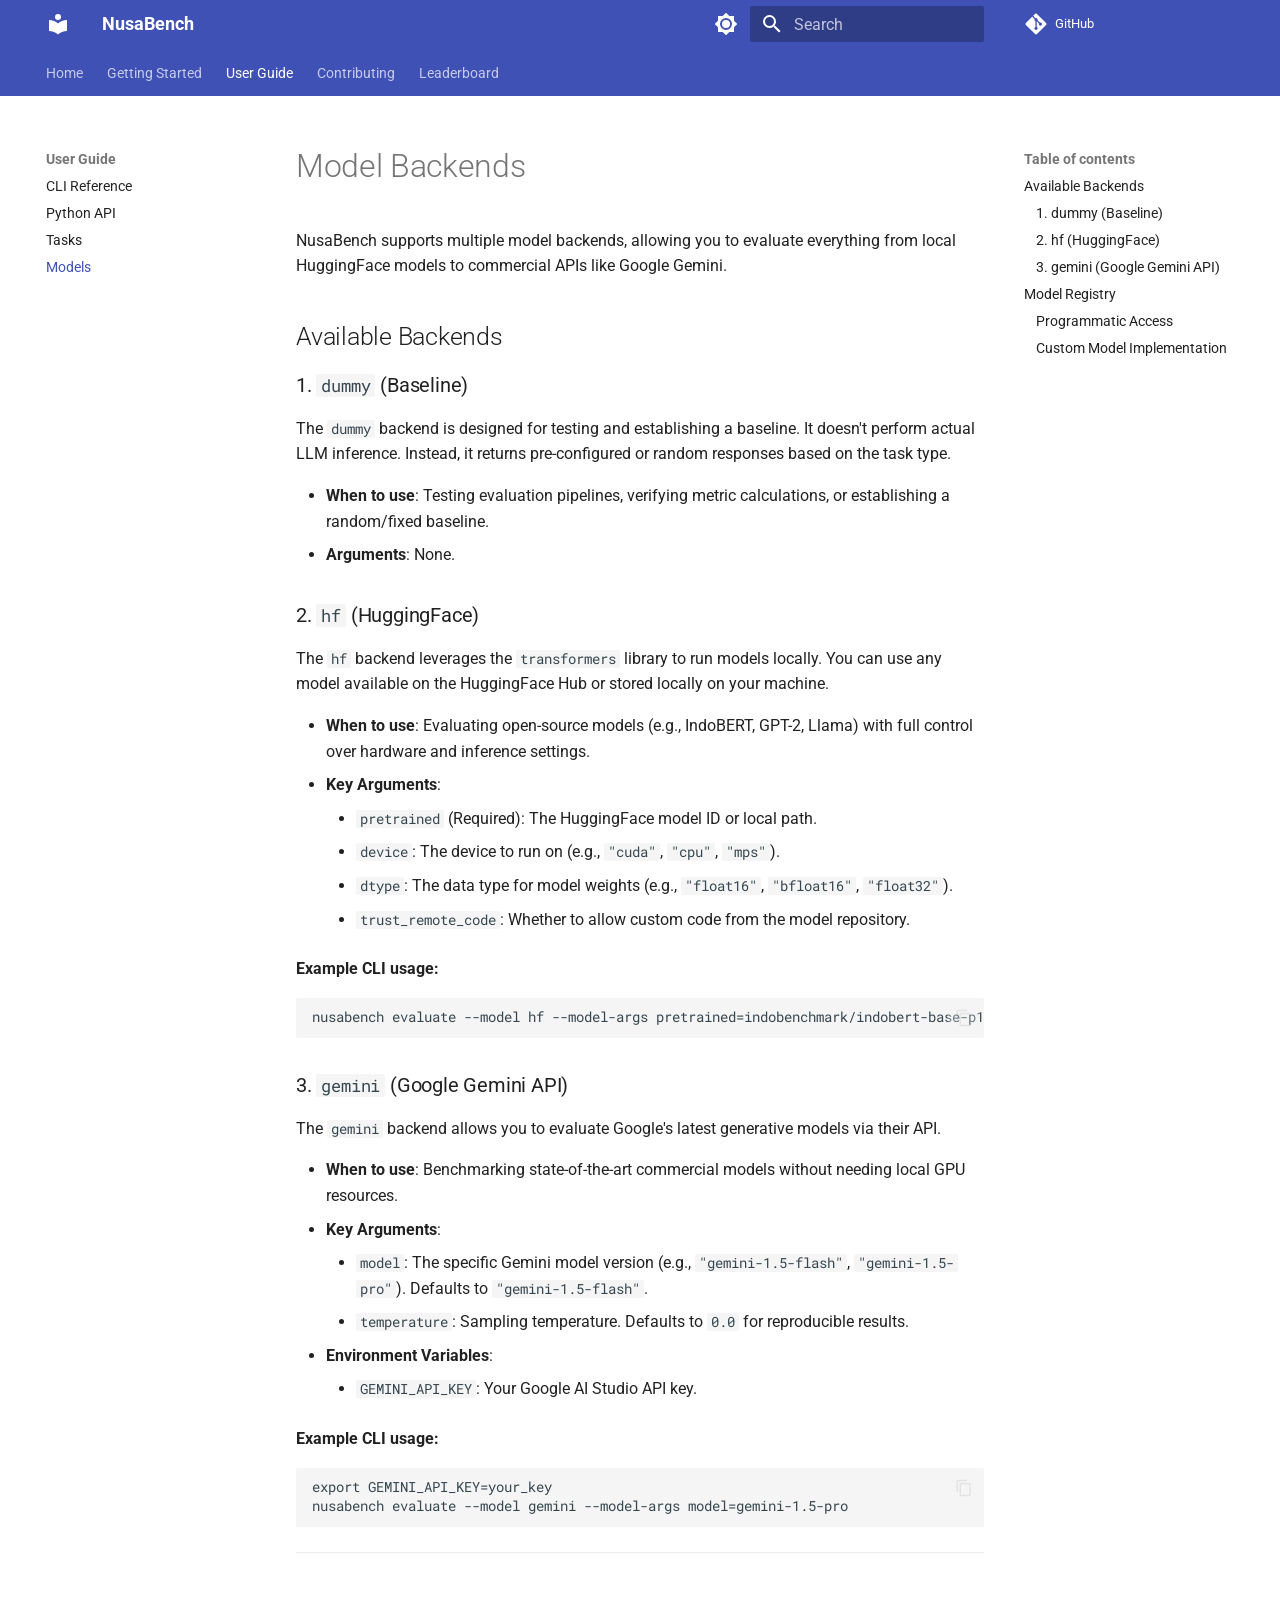
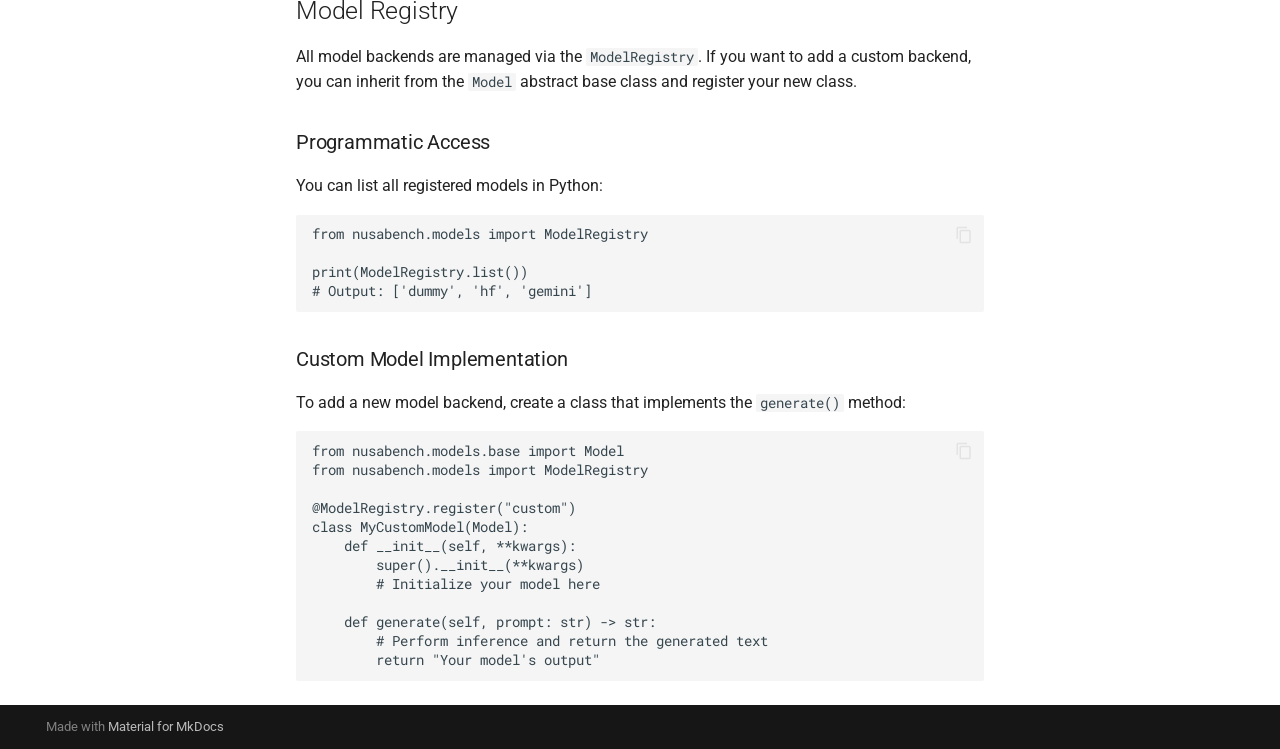
<file: guide/models/index.html>
<!doctype html>
<html lang="en" class="no-js">
  <head>
    
      <meta charset="utf-8">
      <meta name="viewport" content="width=device-width,initial-scale=1">
      
      
      
        <link rel="canonical" href="https://vaskoyudha.github.io/NusaBench/guide/models/">
      
      
        <link rel="prev" href="../tasks/">
      
      
        <link rel="next" href="../../contributing/">
      
      
        
      
      
      <link rel="icon" href="../../assets/images/favicon.png">
      <meta name="generator" content="mkdocs-1.6.1, mkdocs-material-9.7.5">
    
    
      
        <title>Models - NusaBench</title>
      
    
    
      <link rel="stylesheet" href="../../assets/stylesheets/main.484c7ddc.min.css">
      
        
        <link rel="stylesheet" href="../../assets/stylesheets/palette.ab4e12ef.min.css">
      
      


    
    
      
    
    
      
        
        
        <link rel="preconnect" href="https://fonts.gstatic.com" crossorigin>
        <link rel="stylesheet" href="https://fonts.googleapis.com/css?family=Roboto:300,300i,400,400i,700,700i%7CRoboto+Mono:400,400i,700,700i&display=fallback">
        <style>:root{--md-text-font:"Roboto";--md-code-font:"Roboto Mono"}</style>
      
    
    
    <script>__md_scope=new URL("../..",location),__md_hash=e=>[...e].reduce(((e,_)=>(e<<5)-e+_.charCodeAt(0)),0),__md_get=(e,_=localStorage,t=__md_scope)=>JSON.parse(_.getItem(t.pathname+"."+e)),__md_set=(e,_,t=localStorage,a=__md_scope)=>{try{t.setItem(a.pathname+"."+e,JSON.stringify(_))}catch(e){}}</script>
    
      

    
    
  </head>
  
  
    
    
      
    
    
    
    
    <body dir="ltr" data-md-color-scheme="default" data-md-color-primary="indigo" data-md-color-accent="indigo">
  
    
    <input class="md-toggle" data-md-toggle="drawer" type="checkbox" id="__drawer" autocomplete="off">
    <input class="md-toggle" data-md-toggle="search" type="checkbox" id="__search" autocomplete="off">
    <label class="md-overlay" for="__drawer"></label>
    <div data-md-component="skip">
      
        
        <a href="#model-backends" class="md-skip">
          Skip to content
        </a>
      
    </div>
    <div data-md-component="announce">
      
    </div>
    
    
      

<header class="md-header" data-md-component="header">
  <nav class="md-header__inner md-grid" aria-label="Header">
    <a href="../.." title="NusaBench" class="md-header__button md-logo" aria-label="NusaBench" data-md-component="logo">
      
  
  <svg xmlns="http://www.w3.org/2000/svg" viewBox="0 0 24 24"><path d="M12 8a3 3 0 0 0 3-3 3 3 0 0 0-3-3 3 3 0 0 0-3 3 3 3 0 0 0 3 3m0 3.54C9.64 9.35 6.5 8 3 8v11c3.5 0 6.64 1.35 9 3.54 2.36-2.19 5.5-3.54 9-3.54V8c-3.5 0-6.64 1.35-9 3.54"/></svg>

    </a>
    <label class="md-header__button md-icon" for="__drawer">
      
      <svg xmlns="http://www.w3.org/2000/svg" viewBox="0 0 24 24"><path d="M3 6h18v2H3zm0 5h18v2H3zm0 5h18v2H3z"/></svg>
    </label>
    <div class="md-header__title" data-md-component="header-title">
      <div class="md-header__ellipsis">
        <div class="md-header__topic">
          <span class="md-ellipsis">
            NusaBench
          </span>
        </div>
        <div class="md-header__topic" data-md-component="header-topic">
          <span class="md-ellipsis">
            
              Models
            
          </span>
        </div>
      </div>
    </div>
    
      
        <form class="md-header__option" data-md-component="palette">
  
    
    
    
    <input class="md-option" data-md-color-media="" data-md-color-scheme="default" data-md-color-primary="indigo" data-md-color-accent="indigo"  aria-label="Switch to dark mode"  type="radio" name="__palette" id="__palette_0">
    
      <label class="md-header__button md-icon" title="Switch to dark mode" for="__palette_1" hidden>
        <svg xmlns="http://www.w3.org/2000/svg" viewBox="0 0 24 24"><path d="M12 8a4 4 0 0 0-4 4 4 4 0 0 0 4 4 4 4 0 0 0 4-4 4 4 0 0 0-4-4m0 10a6 6 0 0 1-6-6 6 6 0 0 1 6-6 6 6 0 0 1 6 6 6 6 0 0 1-6 6m8-9.31V4h-4.69L12 .69 8.69 4H4v4.69L.69 12 4 15.31V20h4.69L12 23.31 15.31 20H20v-4.69L23.31 12z"/></svg>
      </label>
    
  
    
    
    
    <input class="md-option" data-md-color-media="" data-md-color-scheme="slate" data-md-color-primary="indigo" data-md-color-accent="indigo"  aria-label="Switch to light mode"  type="radio" name="__palette" id="__palette_1">
    
      <label class="md-header__button md-icon" title="Switch to light mode" for="__palette_0" hidden>
        <svg xmlns="http://www.w3.org/2000/svg" viewBox="0 0 24 24"><path d="M12 18c-.89 0-1.74-.2-2.5-.55C11.56 16.5 13 14.42 13 12s-1.44-4.5-3.5-5.45C10.26 6.2 11.11 6 12 6a6 6 0 0 1 6 6 6 6 0 0 1-6 6m8-9.31V4h-4.69L12 .69 8.69 4H4v4.69L.69 12 4 15.31V20h4.69L12 23.31 15.31 20H20v-4.69L23.31 12z"/></svg>
      </label>
    
  
</form>
      
    
    
      <script>var palette=__md_get("__palette");if(palette&&palette.color){if("(prefers-color-scheme)"===palette.color.media){var media=matchMedia("(prefers-color-scheme: light)"),input=document.querySelector(media.matches?"[data-md-color-media='(prefers-color-scheme: light)']":"[data-md-color-media='(prefers-color-scheme: dark)']");palette.color.media=input.getAttribute("data-md-color-media"),palette.color.scheme=input.getAttribute("data-md-color-scheme"),palette.color.primary=input.getAttribute("data-md-color-primary"),palette.color.accent=input.getAttribute("data-md-color-accent")}for(var[key,value]of Object.entries(palette.color))document.body.setAttribute("data-md-color-"+key,value)}</script>
    
    
    
      
      
        <label class="md-header__button md-icon" for="__search">
          
          <svg xmlns="http://www.w3.org/2000/svg" viewBox="0 0 24 24"><path d="M9.5 3A6.5 6.5 0 0 1 16 9.5c0 1.61-.59 3.09-1.56 4.23l.27.27h.79l5 5-1.5 1.5-5-5v-.79l-.27-.27A6.52 6.52 0 0 1 9.5 16 6.5 6.5 0 0 1 3 9.5 6.5 6.5 0 0 1 9.5 3m0 2C7 5 5 7 5 9.5S7 14 9.5 14 14 12 14 9.5 12 5 9.5 5"/></svg>
        </label>
        <div class="md-search" data-md-component="search" role="dialog">
  <label class="md-search__overlay" for="__search"></label>
  <div class="md-search__inner" role="search">
    <form class="md-search__form" name="search">
      <input type="text" class="md-search__input" name="query" aria-label="Search" placeholder="Search" autocapitalize="off" autocorrect="off" autocomplete="off" spellcheck="false" data-md-component="search-query" required>
      <label class="md-search__icon md-icon" for="__search">
        
        <svg xmlns="http://www.w3.org/2000/svg" viewBox="0 0 24 24"><path d="M9.5 3A6.5 6.5 0 0 1 16 9.5c0 1.61-.59 3.09-1.56 4.23l.27.27h.79l5 5-1.5 1.5-5-5v-.79l-.27-.27A6.52 6.52 0 0 1 9.5 16 6.5 6.5 0 0 1 3 9.5 6.5 6.5 0 0 1 9.5 3m0 2C7 5 5 7 5 9.5S7 14 9.5 14 14 12 14 9.5 12 5 9.5 5"/></svg>
        
        <svg xmlns="http://www.w3.org/2000/svg" viewBox="0 0 24 24"><path d="M20 11v2H8l5.5 5.5-1.42 1.42L4.16 12l7.92-7.92L13.5 5.5 8 11z"/></svg>
      </label>
      <nav class="md-search__options" aria-label="Search">
        
        <button type="reset" class="md-search__icon md-icon" title="Clear" aria-label="Clear" tabindex="-1">
          
          <svg xmlns="http://www.w3.org/2000/svg" viewBox="0 0 24 24"><path d="M19 6.41 17.59 5 12 10.59 6.41 5 5 6.41 10.59 12 5 17.59 6.41 19 12 13.41 17.59 19 19 17.59 13.41 12z"/></svg>
        </button>
      </nav>
      
    </form>
    <div class="md-search__output">
      <div class="md-search__scrollwrap" tabindex="0" data-md-scrollfix>
        <div class="md-search-result" data-md-component="search-result">
          <div class="md-search-result__meta">
            Initializing search
          </div>
          <ol class="md-search-result__list" role="presentation"></ol>
        </div>
      </div>
    </div>
  </div>
</div>
      
    
    
      <div class="md-header__source">
        <a href="https://github.com/vaskoyudha/NusaBench" title="Go to repository" class="md-source" data-md-component="source">
  <div class="md-source__icon md-icon">
    
    <svg xmlns="http://www.w3.org/2000/svg" viewBox="0 0 448 512"><!--! Font Awesome Free 7.1.0 by @fontawesome - https://fontawesome.com License - https://fontawesome.com/license/free (Icons: CC BY 4.0, Fonts: SIL OFL 1.1, Code: MIT License) Copyright 2025 Fonticons, Inc.--><path d="M439.6 236.1 244 40.5c-5.4-5.5-12.8-8.5-20.4-8.5s-15 3-20.4 8.4L162.5 81l51.5 51.5c27.1-9.1 52.7 16.8 43.4 43.7l49.7 49.7c34.2-11.8 61.2 31 35.5 56.7-26.5 26.5-70.2-2.9-56-37.3L240.3 199v121.9c25.3 12.5 22.3 41.8 9.1 55-6.4 6.4-15.2 10.1-24.3 10.1s-17.8-3.6-24.3-10.1c-17.6-17.6-11.1-46.9 11.2-56v-123c-20.8-8.5-24.6-30.7-18.6-45L142.6 101 8.5 235.1C3 240.6 0 247.9 0 255.5s3 15 8.5 20.4l195.6 195.7c5.4 5.4 12.7 8.4 20.4 8.4s15-3 20.4-8.4l194.7-194.7c5.4-5.4 8.4-12.8 8.4-20.4s-3-15-8.4-20.4"/></svg>
  </div>
  <div class="md-source__repository">
    GitHub
  </div>
</a>
      </div>
    
  </nav>
  
</header>
    
    <div class="md-container" data-md-component="container">
      
      
        
          
            
<nav class="md-tabs" aria-label="Tabs" data-md-component="tabs">
  <div class="md-grid">
    <ul class="md-tabs__list">
      
        
  
  
  
  
    <li class="md-tabs__item">
      <a href="../.." class="md-tabs__link">
        
  
  
    
  
  Home

      </a>
    </li>
  

      
        
  
  
  
  
    
    
      <li class="md-tabs__item">
        <a href="../../getting-started/installation/" class="md-tabs__link">
          
  
  
  Getting Started

        </a>
      </li>
    
  

      
        
  
  
  
    
  
  
    
    
      <li class="md-tabs__item md-tabs__item--active">
        <a href="../cli/" class="md-tabs__link">
          
  
  
  User Guide

        </a>
      </li>
    
  

      
        
  
  
  
  
    <li class="md-tabs__item">
      <a href="../../contributing/" class="md-tabs__link">
        
  
  
    
  
  Contributing

      </a>
    </li>
  

      
        
  
  
  
  
    <li class="md-tabs__item">
      <a href="../../leaderboard/" class="md-tabs__link">
        
  
  
    
  
  Leaderboard

      </a>
    </li>
  

      
    </ul>
  </div>
</nav>
          
        
      
      <main class="md-main" data-md-component="main">
        <div class="md-main__inner md-grid">
          
            
              
              <div class="md-sidebar md-sidebar--primary" data-md-component="sidebar" data-md-type="navigation" >
                <div class="md-sidebar__scrollwrap">
                  <div class="md-sidebar__inner">
                    


  


<nav class="md-nav md-nav--primary md-nav--lifted" aria-label="Navigation" data-md-level="0">
  <label class="md-nav__title" for="__drawer">
    <a href="../.." title="NusaBench" class="md-nav__button md-logo" aria-label="NusaBench" data-md-component="logo">
      
  
  <svg xmlns="http://www.w3.org/2000/svg" viewBox="0 0 24 24"><path d="M12 8a3 3 0 0 0 3-3 3 3 0 0 0-3-3 3 3 0 0 0-3 3 3 3 0 0 0 3 3m0 3.54C9.64 9.35 6.5 8 3 8v11c3.5 0 6.64 1.35 9 3.54 2.36-2.19 5.5-3.54 9-3.54V8c-3.5 0-6.64 1.35-9 3.54"/></svg>

    </a>
    NusaBench
  </label>
  
    <div class="md-nav__source">
      <a href="https://github.com/vaskoyudha/NusaBench" title="Go to repository" class="md-source" data-md-component="source">
  <div class="md-source__icon md-icon">
    
    <svg xmlns="http://www.w3.org/2000/svg" viewBox="0 0 448 512"><!--! Font Awesome Free 7.1.0 by @fontawesome - https://fontawesome.com License - https://fontawesome.com/license/free (Icons: CC BY 4.0, Fonts: SIL OFL 1.1, Code: MIT License) Copyright 2025 Fonticons, Inc.--><path d="M439.6 236.1 244 40.5c-5.4-5.5-12.8-8.5-20.4-8.5s-15 3-20.4 8.4L162.5 81l51.5 51.5c27.1-9.1 52.7 16.8 43.4 43.7l49.7 49.7c34.2-11.8 61.2 31 35.5 56.7-26.5 26.5-70.2-2.9-56-37.3L240.3 199v121.9c25.3 12.5 22.3 41.8 9.1 55-6.4 6.4-15.2 10.1-24.3 10.1s-17.8-3.6-24.3-10.1c-17.6-17.6-11.1-46.9 11.2-56v-123c-20.8-8.5-24.6-30.7-18.6-45L142.6 101 8.5 235.1C3 240.6 0 247.9 0 255.5s3 15 8.5 20.4l195.6 195.7c5.4 5.4 12.7 8.4 20.4 8.4s15-3 20.4-8.4l194.7-194.7c5.4-5.4 8.4-12.8 8.4-20.4s-3-15-8.4-20.4"/></svg>
  </div>
  <div class="md-source__repository">
    GitHub
  </div>
</a>
    </div>
  
  <ul class="md-nav__list" data-md-scrollfix>
    
      
      
  
  
  
  
    <li class="md-nav__item">
      <a href="../.." class="md-nav__link">
        
  
  
  <span class="md-ellipsis">
    
  
    Home
  

    
  </span>
  
  

      </a>
    </li>
  

    
      
      
  
  
  
  
    
    
    
    
      
      
        
      
    
    
    <li class="md-nav__item md-nav__item--nested">
      
        
        
        <input class="md-nav__toggle md-toggle " type="checkbox" id="__nav_2" >
        
          
          <label class="md-nav__link" for="__nav_2" id="__nav_2_label" tabindex="0">
            
  
  
  <span class="md-ellipsis">
    
  
    Getting Started
  

    
  </span>
  
  

            <span class="md-nav__icon md-icon"></span>
          </label>
        
        <nav class="md-nav" data-md-level="1" aria-labelledby="__nav_2_label" aria-expanded="false">
          <label class="md-nav__title" for="__nav_2">
            <span class="md-nav__icon md-icon"></span>
            
  
    Getting Started
  

          </label>
          <ul class="md-nav__list" data-md-scrollfix>
            
              
                
  
  
  
  
    <li class="md-nav__item">
      <a href="../../getting-started/installation/" class="md-nav__link">
        
  
  
  <span class="md-ellipsis">
    
  
    Installation
  

    
  </span>
  
  

      </a>
    </li>
  

              
            
              
                
  
  
  
  
    <li class="md-nav__item">
      <a href="../../getting-started/quickstart/" class="md-nav__link">
        
  
  
  <span class="md-ellipsis">
    
  
    Quick Start
  

    
  </span>
  
  

      </a>
    </li>
  

              
            
          </ul>
        </nav>
      
    </li>
  

    
      
      
  
  
    
  
  
  
    
    
    
    
      
        
        
      
      
        
      
    
    
    <li class="md-nav__item md-nav__item--active md-nav__item--section md-nav__item--nested">
      
        
        
        <input class="md-nav__toggle md-toggle " type="checkbox" id="__nav_3" checked>
        
          
          <label class="md-nav__link" for="__nav_3" id="__nav_3_label" tabindex="">
            
  
  
  <span class="md-ellipsis">
    
  
    User Guide
  

    
  </span>
  
  

            <span class="md-nav__icon md-icon"></span>
          </label>
        
        <nav class="md-nav" data-md-level="1" aria-labelledby="__nav_3_label" aria-expanded="true">
          <label class="md-nav__title" for="__nav_3">
            <span class="md-nav__icon md-icon"></span>
            
  
    User Guide
  

          </label>
          <ul class="md-nav__list" data-md-scrollfix>
            
              
                
  
  
  
  
    <li class="md-nav__item">
      <a href="../cli/" class="md-nav__link">
        
  
  
  <span class="md-ellipsis">
    
  
    CLI Reference
  

    
  </span>
  
  

      </a>
    </li>
  

              
            
              
                
  
  
  
  
    <li class="md-nav__item">
      <a href="../api/" class="md-nav__link">
        
  
  
  <span class="md-ellipsis">
    
  
    Python API
  

    
  </span>
  
  

      </a>
    </li>
  

              
            
              
                
  
  
  
  
    <li class="md-nav__item">
      <a href="../tasks/" class="md-nav__link">
        
  
  
  <span class="md-ellipsis">
    
  
    Tasks
  

    
  </span>
  
  

      </a>
    </li>
  

              
            
              
                
  
  
    
  
  
  
    <li class="md-nav__item md-nav__item--active">
      
      <input class="md-nav__toggle md-toggle" type="checkbox" id="__toc">
      
      
        
      
      
        <label class="md-nav__link md-nav__link--active" for="__toc">
          
  
  
  <span class="md-ellipsis">
    
  
    Models
  

    
  </span>
  
  

          <span class="md-nav__icon md-icon"></span>
        </label>
      
      <a href="./" class="md-nav__link md-nav__link--active">
        
  
  
  <span class="md-ellipsis">
    
  
    Models
  

    
  </span>
  
  

      </a>
      
        

<nav class="md-nav md-nav--secondary" aria-label="Table of contents">
  
  
  
    
  
  
    <label class="md-nav__title" for="__toc">
      <span class="md-nav__icon md-icon"></span>
      Table of contents
    </label>
    <ul class="md-nav__list" data-md-component="toc" data-md-scrollfix>
      
        <li class="md-nav__item">
  <a href="#available-backends" class="md-nav__link">
    <span class="md-ellipsis">
      
        Available Backends
      
    </span>
  </a>
  
    <nav class="md-nav" aria-label="Available Backends">
      <ul class="md-nav__list">
        
          <li class="md-nav__item">
  <a href="#1-dummy-baseline" class="md-nav__link">
    <span class="md-ellipsis">
      
        1. dummy (Baseline)
      
    </span>
  </a>
  
</li>
        
          <li class="md-nav__item">
  <a href="#2-hf-huggingface" class="md-nav__link">
    <span class="md-ellipsis">
      
        2. hf (HuggingFace)
      
    </span>
  </a>
  
</li>
        
          <li class="md-nav__item">
  <a href="#3-gemini-google-gemini-api" class="md-nav__link">
    <span class="md-ellipsis">
      
        3. gemini (Google Gemini API)
      
    </span>
  </a>
  
</li>
        
      </ul>
    </nav>
  
</li>
      
        <li class="md-nav__item">
  <a href="#model-registry" class="md-nav__link">
    <span class="md-ellipsis">
      
        Model Registry
      
    </span>
  </a>
  
    <nav class="md-nav" aria-label="Model Registry">
      <ul class="md-nav__list">
        
          <li class="md-nav__item">
  <a href="#programmatic-access" class="md-nav__link">
    <span class="md-ellipsis">
      
        Programmatic Access
      
    </span>
  </a>
  
</li>
        
          <li class="md-nav__item">
  <a href="#custom-model-implementation" class="md-nav__link">
    <span class="md-ellipsis">
      
        Custom Model Implementation
      
    </span>
  </a>
  
</li>
        
      </ul>
    </nav>
  
</li>
      
    </ul>
  
</nav>
      
    </li>
  

              
            
          </ul>
        </nav>
      
    </li>
  

    
      
      
  
  
  
  
    <li class="md-nav__item">
      <a href="../../contributing/" class="md-nav__link">
        
  
  
  <span class="md-ellipsis">
    
  
    Contributing
  

    
  </span>
  
  

      </a>
    </li>
  

    
      
      
  
  
  
  
    <li class="md-nav__item">
      <a href="../../leaderboard/" class="md-nav__link">
        
  
  
  <span class="md-ellipsis">
    
  
    Leaderboard
  

    
  </span>
  
  

      </a>
    </li>
  

    
  </ul>
</nav>
                  </div>
                </div>
              </div>
            
            
              
              <div class="md-sidebar md-sidebar--secondary" data-md-component="sidebar" data-md-type="toc" >
                <div class="md-sidebar__scrollwrap">
                  <div class="md-sidebar__inner">
                    

<nav class="md-nav md-nav--secondary" aria-label="Table of contents">
  
  
  
    
  
  
    <label class="md-nav__title" for="__toc">
      <span class="md-nav__icon md-icon"></span>
      Table of contents
    </label>
    <ul class="md-nav__list" data-md-component="toc" data-md-scrollfix>
      
        <li class="md-nav__item">
  <a href="#available-backends" class="md-nav__link">
    <span class="md-ellipsis">
      
        Available Backends
      
    </span>
  </a>
  
    <nav class="md-nav" aria-label="Available Backends">
      <ul class="md-nav__list">
        
          <li class="md-nav__item">
  <a href="#1-dummy-baseline" class="md-nav__link">
    <span class="md-ellipsis">
      
        1. dummy (Baseline)
      
    </span>
  </a>
  
</li>
        
          <li class="md-nav__item">
  <a href="#2-hf-huggingface" class="md-nav__link">
    <span class="md-ellipsis">
      
        2. hf (HuggingFace)
      
    </span>
  </a>
  
</li>
        
          <li class="md-nav__item">
  <a href="#3-gemini-google-gemini-api" class="md-nav__link">
    <span class="md-ellipsis">
      
        3. gemini (Google Gemini API)
      
    </span>
  </a>
  
</li>
        
      </ul>
    </nav>
  
</li>
      
        <li class="md-nav__item">
  <a href="#model-registry" class="md-nav__link">
    <span class="md-ellipsis">
      
        Model Registry
      
    </span>
  </a>
  
    <nav class="md-nav" aria-label="Model Registry">
      <ul class="md-nav__list">
        
          <li class="md-nav__item">
  <a href="#programmatic-access" class="md-nav__link">
    <span class="md-ellipsis">
      
        Programmatic Access
      
    </span>
  </a>
  
</li>
        
          <li class="md-nav__item">
  <a href="#custom-model-implementation" class="md-nav__link">
    <span class="md-ellipsis">
      
        Custom Model Implementation
      
    </span>
  </a>
  
</li>
        
      </ul>
    </nav>
  
</li>
      
    </ul>
  
</nav>
                  </div>
                </div>
              </div>
            
          
          
            <div class="md-content" data-md-component="content">
              
              <article class="md-content__inner md-typeset">
                
                  


  
  


<h1 id="model-backends">Model Backends</h1>
<p>NusaBench supports multiple model backends, allowing you to evaluate everything from local HuggingFace models to commercial APIs like Google Gemini.</p>
<h2 id="available-backends">Available Backends</h2>
<h3 id="1-dummy-baseline">1. <code>dummy</code> (Baseline)</h3>
<p>The <code>dummy</code> backend is designed for testing and establishing a baseline. It doesn't perform actual LLM inference. Instead, it returns pre-configured or random responses based on the task type.</p>
<ul>
<li><strong>When to use</strong>: Testing evaluation pipelines, verifying metric calculations, or establishing a random/fixed baseline.</li>
<li><strong>Arguments</strong>: None.</li>
</ul>
<h3 id="2-hf-huggingface">2. <code>hf</code> (HuggingFace)</h3>
<p>The <code>hf</code> backend leverages the <code>transformers</code> library to run models locally. You can use any model available on the HuggingFace Hub or stored locally on your machine.</p>
<ul>
<li><strong>When to use</strong>: Evaluating open-source models (e.g., IndoBERT, GPT-2, Llama) with full control over hardware and inference settings.</li>
<li><strong>Key Arguments</strong>:<ul>
<li><code>pretrained</code> (Required): The HuggingFace model ID or local path.</li>
<li><code>device</code>: The device to run on (e.g., <code>"cuda"</code>, <code>"cpu"</code>, <code>"mps"</code>).</li>
<li><code>dtype</code>: The data type for model weights (e.g., <code>"float16"</code>, <code>"bfloat16"</code>, <code>"float32"</code>).</li>
<li><code>trust_remote_code</code>: Whether to allow custom code from the model repository.</li>
</ul>
</li>
</ul>
<p><strong>Example CLI usage:</strong></p>
<pre><code class="language-bash">nusabench evaluate --model hf --model-args pretrained=indobenchmark/indobert-base-p1,device=cuda
</code></pre>
<h3 id="3-gemini-google-gemini-api">3. <code>gemini</code> (Google Gemini API)</h3>
<p>The <code>gemini</code> backend allows you to evaluate Google's latest generative models via their API.</p>
<ul>
<li><strong>When to use</strong>: Benchmarking state-of-the-art commercial models without needing local GPU resources.</li>
<li><strong>Key Arguments</strong>:<ul>
<li><code>model</code>: The specific Gemini model version (e.g., <code>"gemini-1.5-flash"</code>, <code>"gemini-1.5-pro"</code>). Defaults to <code>"gemini-1.5-flash"</code>.</li>
<li><code>temperature</code>: Sampling temperature. Defaults to <code>0.0</code> for reproducible results.</li>
</ul>
</li>
<li><strong>Environment Variables</strong>:<ul>
<li><code>GEMINI_API_KEY</code>: Your Google AI Studio API key.</li>
</ul>
</li>
</ul>
<p><strong>Example CLI usage:</strong></p>
<pre><code class="language-bash">export GEMINI_API_KEY=your_key
nusabench evaluate --model gemini --model-args model=gemini-1.5-pro
</code></pre>
<hr />
<h2 id="model-registry">Model Registry</h2>
<p>All model backends are managed via the <code>ModelRegistry</code>. If you want to add a custom backend, you can inherit from the <code>Model</code> abstract base class and register your new class.</p>
<h3 id="programmatic-access">Programmatic Access</h3>
<p>You can list all registered models in Python:</p>
<pre><code class="language-python">from nusabench.models import ModelRegistry

print(ModelRegistry.list())
# Output: ['dummy', 'hf', 'gemini']
</code></pre>
<h3 id="custom-model-implementation">Custom Model Implementation</h3>
<p>To add a new model backend, create a class that implements the <code>generate()</code> method:</p>
<pre><code class="language-python">from nusabench.models.base import Model
from nusabench.models import ModelRegistry

@ModelRegistry.register(&quot;custom&quot;)
class MyCustomModel(Model):
    def __init__(self, **kwargs):
        super().__init__(**kwargs)
        # Initialize your model here

    def generate(self, prompt: str) -&gt; str:
        # Perform inference and return the generated text
        return &quot;Your model's output&quot;
</code></pre>












                
              </article>
            </div>
          
          
<script>var target=document.getElementById(location.hash.slice(1));target&&target.name&&(target.checked=target.name.startsWith("__tabbed_"))</script>
        </div>
        
      </main>
      
        <footer class="md-footer">
  
  <div class="md-footer-meta md-typeset">
    <div class="md-footer-meta__inner md-grid">
      <div class="md-copyright">
  
  
    Made with
    <a href="https://squidfunk.github.io/mkdocs-material/" target="_blank" rel="noopener">
      Material for MkDocs
    </a>
  
</div>
      
    </div>
  </div>
</footer>
      
    </div>
    <div class="md-dialog" data-md-component="dialog">
      <div class="md-dialog__inner md-typeset"></div>
    </div>
    
    
    
      
      
      <script id="__config" type="application/json">{"annotate": null, "base": "../..", "features": ["navigation.tabs", "navigation.sections", "content.code.copy"], "search": "../../assets/javascripts/workers/search.2c215733.min.js", "tags": null, "translations": {"clipboard.copied": "Copied to clipboard", "clipboard.copy": "Copy to clipboard", "search.result.more.one": "1 more on this page", "search.result.more.other": "# more on this page", "search.result.none": "No matching documents", "search.result.one": "1 matching document", "search.result.other": "# matching documents", "search.result.placeholder": "Type to start searching", "search.result.term.missing": "Missing", "select.version": "Select version"}, "version": null}</script>
    
    
      <script src="../../assets/javascripts/bundle.79ae519e.min.js"></script>
      
    
  </body>
</html>
</file>
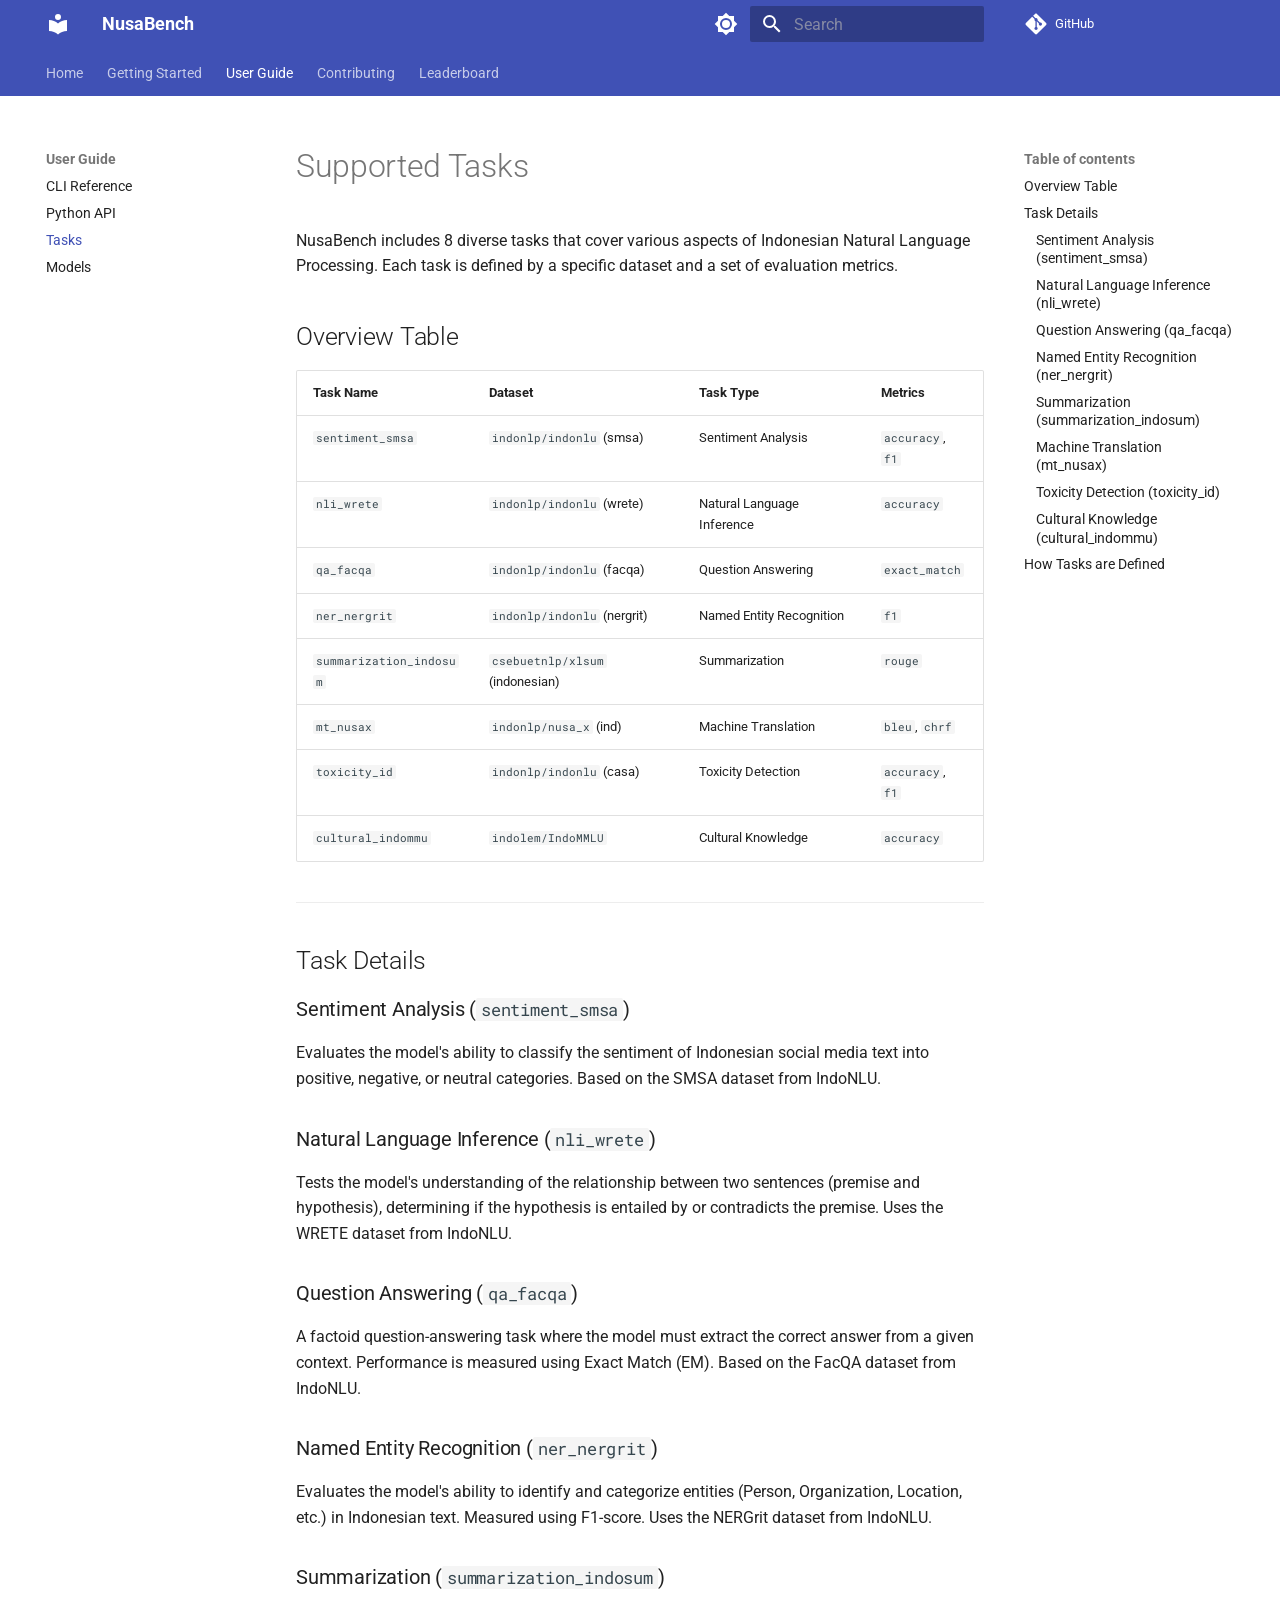
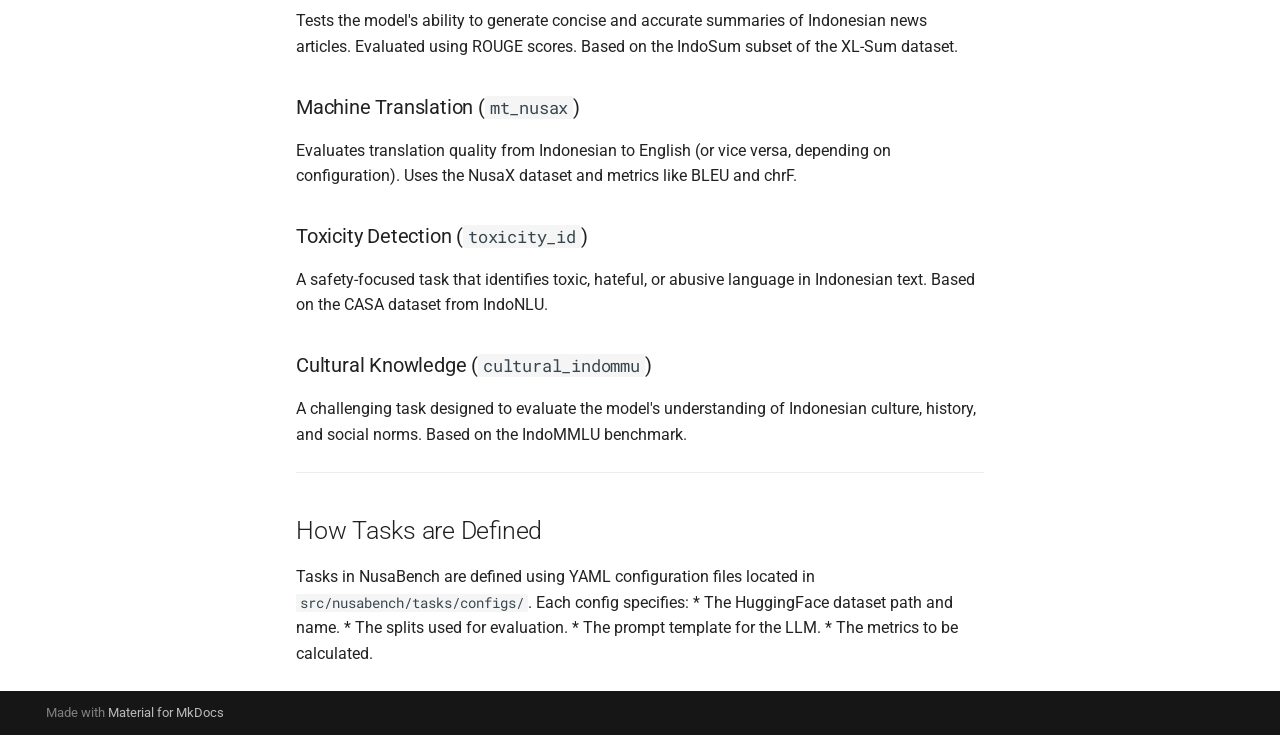
<file: guide/tasks/index.html>
<!doctype html>
<html lang="en" class="no-js">
  <head>
    
      <meta charset="utf-8">
      <meta name="viewport" content="width=device-width,initial-scale=1">
      
      
      
        <link rel="canonical" href="https://vaskoyudha.github.io/NusaBench/guide/tasks/">
      
      
        <link rel="prev" href="../api/">
      
      
        <link rel="next" href="../models/">
      
      
        
      
      
      <link rel="icon" href="../../assets/images/favicon.png">
      <meta name="generator" content="mkdocs-1.6.1, mkdocs-material-9.7.5">
    
    
      
        <title>Tasks - NusaBench</title>
      
    
    
      <link rel="stylesheet" href="../../assets/stylesheets/main.484c7ddc.min.css">
      
        
        <link rel="stylesheet" href="../../assets/stylesheets/palette.ab4e12ef.min.css">
      
      


    
    
      
    
    
      
        
        
        <link rel="preconnect" href="https://fonts.gstatic.com" crossorigin>
        <link rel="stylesheet" href="https://fonts.googleapis.com/css?family=Roboto:300,300i,400,400i,700,700i%7CRoboto+Mono:400,400i,700,700i&display=fallback">
        <style>:root{--md-text-font:"Roboto";--md-code-font:"Roboto Mono"}</style>
      
    
    
    <script>__md_scope=new URL("../..",location),__md_hash=e=>[...e].reduce(((e,_)=>(e<<5)-e+_.charCodeAt(0)),0),__md_get=(e,_=localStorage,t=__md_scope)=>JSON.parse(_.getItem(t.pathname+"."+e)),__md_set=(e,_,t=localStorage,a=__md_scope)=>{try{t.setItem(a.pathname+"."+e,JSON.stringify(_))}catch(e){}}</script>
    
      

    
    
  </head>
  
  
    
    
      
    
    
    
    
    <body dir="ltr" data-md-color-scheme="default" data-md-color-primary="indigo" data-md-color-accent="indigo">
  
    
    <input class="md-toggle" data-md-toggle="drawer" type="checkbox" id="__drawer" autocomplete="off">
    <input class="md-toggle" data-md-toggle="search" type="checkbox" id="__search" autocomplete="off">
    <label class="md-overlay" for="__drawer"></label>
    <div data-md-component="skip">
      
        
        <a href="#supported-tasks" class="md-skip">
          Skip to content
        </a>
      
    </div>
    <div data-md-component="announce">
      
    </div>
    
    
      

<header class="md-header" data-md-component="header">
  <nav class="md-header__inner md-grid" aria-label="Header">
    <a href="../.." title="NusaBench" class="md-header__button md-logo" aria-label="NusaBench" data-md-component="logo">
      
  
  <svg xmlns="http://www.w3.org/2000/svg" viewBox="0 0 24 24"><path d="M12 8a3 3 0 0 0 3-3 3 3 0 0 0-3-3 3 3 0 0 0-3 3 3 3 0 0 0 3 3m0 3.54C9.64 9.35 6.5 8 3 8v11c3.5 0 6.64 1.35 9 3.54 2.36-2.19 5.5-3.54 9-3.54V8c-3.5 0-6.64 1.35-9 3.54"/></svg>

    </a>
    <label class="md-header__button md-icon" for="__drawer">
      
      <svg xmlns="http://www.w3.org/2000/svg" viewBox="0 0 24 24"><path d="M3 6h18v2H3zm0 5h18v2H3zm0 5h18v2H3z"/></svg>
    </label>
    <div class="md-header__title" data-md-component="header-title">
      <div class="md-header__ellipsis">
        <div class="md-header__topic">
          <span class="md-ellipsis">
            NusaBench
          </span>
        </div>
        <div class="md-header__topic" data-md-component="header-topic">
          <span class="md-ellipsis">
            
              Tasks
            
          </span>
        </div>
      </div>
    </div>
    
      
        <form class="md-header__option" data-md-component="palette">
  
    
    
    
    <input class="md-option" data-md-color-media="" data-md-color-scheme="default" data-md-color-primary="indigo" data-md-color-accent="indigo"  aria-label="Switch to dark mode"  type="radio" name="__palette" id="__palette_0">
    
      <label class="md-header__button md-icon" title="Switch to dark mode" for="__palette_1" hidden>
        <svg xmlns="http://www.w3.org/2000/svg" viewBox="0 0 24 24"><path d="M12 8a4 4 0 0 0-4 4 4 4 0 0 0 4 4 4 4 0 0 0 4-4 4 4 0 0 0-4-4m0 10a6 6 0 0 1-6-6 6 6 0 0 1 6-6 6 6 0 0 1 6 6 6 6 0 0 1-6 6m8-9.31V4h-4.69L12 .69 8.69 4H4v4.69L.69 12 4 15.31V20h4.69L12 23.31 15.31 20H20v-4.69L23.31 12z"/></svg>
      </label>
    
  
    
    
    
    <input class="md-option" data-md-color-media="" data-md-color-scheme="slate" data-md-color-primary="indigo" data-md-color-accent="indigo"  aria-label="Switch to light mode"  type="radio" name="__palette" id="__palette_1">
    
      <label class="md-header__button md-icon" title="Switch to light mode" for="__palette_0" hidden>
        <svg xmlns="http://www.w3.org/2000/svg" viewBox="0 0 24 24"><path d="M12 18c-.89 0-1.74-.2-2.5-.55C11.56 16.5 13 14.42 13 12s-1.44-4.5-3.5-5.45C10.26 6.2 11.11 6 12 6a6 6 0 0 1 6 6 6 6 0 0 1-6 6m8-9.31V4h-4.69L12 .69 8.69 4H4v4.69L.69 12 4 15.31V20h4.69L12 23.31 15.31 20H20v-4.69L23.31 12z"/></svg>
      </label>
    
  
</form>
      
    
    
      <script>var palette=__md_get("__palette");if(palette&&palette.color){if("(prefers-color-scheme)"===palette.color.media){var media=matchMedia("(prefers-color-scheme: light)"),input=document.querySelector(media.matches?"[data-md-color-media='(prefers-color-scheme: light)']":"[data-md-color-media='(prefers-color-scheme: dark)']");palette.color.media=input.getAttribute("data-md-color-media"),palette.color.scheme=input.getAttribute("data-md-color-scheme"),palette.color.primary=input.getAttribute("data-md-color-primary"),palette.color.accent=input.getAttribute("data-md-color-accent")}for(var[key,value]of Object.entries(palette.color))document.body.setAttribute("data-md-color-"+key,value)}</script>
    
    
    
      
      
        <label class="md-header__button md-icon" for="__search">
          
          <svg xmlns="http://www.w3.org/2000/svg" viewBox="0 0 24 24"><path d="M9.5 3A6.5 6.5 0 0 1 16 9.5c0 1.61-.59 3.09-1.56 4.23l.27.27h.79l5 5-1.5 1.5-5-5v-.79l-.27-.27A6.52 6.52 0 0 1 9.5 16 6.5 6.5 0 0 1 3 9.5 6.5 6.5 0 0 1 9.5 3m0 2C7 5 5 7 5 9.5S7 14 9.5 14 14 12 14 9.5 12 5 9.5 5"/></svg>
        </label>
        <div class="md-search" data-md-component="search" role="dialog">
  <label class="md-search__overlay" for="__search"></label>
  <div class="md-search__inner" role="search">
    <form class="md-search__form" name="search">
      <input type="text" class="md-search__input" name="query" aria-label="Search" placeholder="Search" autocapitalize="off" autocorrect="off" autocomplete="off" spellcheck="false" data-md-component="search-query" required>
      <label class="md-search__icon md-icon" for="__search">
        
        <svg xmlns="http://www.w3.org/2000/svg" viewBox="0 0 24 24"><path d="M9.5 3A6.5 6.5 0 0 1 16 9.5c0 1.61-.59 3.09-1.56 4.23l.27.27h.79l5 5-1.5 1.5-5-5v-.79l-.27-.27A6.52 6.52 0 0 1 9.5 16 6.5 6.5 0 0 1 3 9.5 6.5 6.5 0 0 1 9.5 3m0 2C7 5 5 7 5 9.5S7 14 9.5 14 14 12 14 9.5 12 5 9.5 5"/></svg>
        
        <svg xmlns="http://www.w3.org/2000/svg" viewBox="0 0 24 24"><path d="M20 11v2H8l5.5 5.5-1.42 1.42L4.16 12l7.92-7.92L13.5 5.5 8 11z"/></svg>
      </label>
      <nav class="md-search__options" aria-label="Search">
        
        <button type="reset" class="md-search__icon md-icon" title="Clear" aria-label="Clear" tabindex="-1">
          
          <svg xmlns="http://www.w3.org/2000/svg" viewBox="0 0 24 24"><path d="M19 6.41 17.59 5 12 10.59 6.41 5 5 6.41 10.59 12 5 17.59 6.41 19 12 13.41 17.59 19 19 17.59 13.41 12z"/></svg>
        </button>
      </nav>
      
    </form>
    <div class="md-search__output">
      <div class="md-search__scrollwrap" tabindex="0" data-md-scrollfix>
        <div class="md-search-result" data-md-component="search-result">
          <div class="md-search-result__meta">
            Initializing search
          </div>
          <ol class="md-search-result__list" role="presentation"></ol>
        </div>
      </div>
    </div>
  </div>
</div>
      
    
    
      <div class="md-header__source">
        <a href="https://github.com/vaskoyudha/NusaBench" title="Go to repository" class="md-source" data-md-component="source">
  <div class="md-source__icon md-icon">
    
    <svg xmlns="http://www.w3.org/2000/svg" viewBox="0 0 448 512"><!--! Font Awesome Free 7.1.0 by @fontawesome - https://fontawesome.com License - https://fontawesome.com/license/free (Icons: CC BY 4.0, Fonts: SIL OFL 1.1, Code: MIT License) Copyright 2025 Fonticons, Inc.--><path d="M439.6 236.1 244 40.5c-5.4-5.5-12.8-8.5-20.4-8.5s-15 3-20.4 8.4L162.5 81l51.5 51.5c27.1-9.1 52.7 16.8 43.4 43.7l49.7 49.7c34.2-11.8 61.2 31 35.5 56.7-26.5 26.5-70.2-2.9-56-37.3L240.3 199v121.9c25.3 12.5 22.3 41.8 9.1 55-6.4 6.4-15.2 10.1-24.3 10.1s-17.8-3.6-24.3-10.1c-17.6-17.6-11.1-46.9 11.2-56v-123c-20.8-8.5-24.6-30.7-18.6-45L142.6 101 8.5 235.1C3 240.6 0 247.9 0 255.5s3 15 8.5 20.4l195.6 195.7c5.4 5.4 12.7 8.4 20.4 8.4s15-3 20.4-8.4l194.7-194.7c5.4-5.4 8.4-12.8 8.4-20.4s-3-15-8.4-20.4"/></svg>
  </div>
  <div class="md-source__repository">
    GitHub
  </div>
</a>
      </div>
    
  </nav>
  
</header>
    
    <div class="md-container" data-md-component="container">
      
      
        
          
            
<nav class="md-tabs" aria-label="Tabs" data-md-component="tabs">
  <div class="md-grid">
    <ul class="md-tabs__list">
      
        
  
  
  
  
    <li class="md-tabs__item">
      <a href="../.." class="md-tabs__link">
        
  
  
    
  
  Home

      </a>
    </li>
  

      
        
  
  
  
  
    
    
      <li class="md-tabs__item">
        <a href="../../getting-started/installation/" class="md-tabs__link">
          
  
  
  Getting Started

        </a>
      </li>
    
  

      
        
  
  
  
    
  
  
    
    
      <li class="md-tabs__item md-tabs__item--active">
        <a href="../cli/" class="md-tabs__link">
          
  
  
  User Guide

        </a>
      </li>
    
  

      
        
  
  
  
  
    <li class="md-tabs__item">
      <a href="../../contributing/" class="md-tabs__link">
        
  
  
    
  
  Contributing

      </a>
    </li>
  

      
        
  
  
  
  
    <li class="md-tabs__item">
      <a href="../../leaderboard/" class="md-tabs__link">
        
  
  
    
  
  Leaderboard

      </a>
    </li>
  

      
    </ul>
  </div>
</nav>
          
        
      
      <main class="md-main" data-md-component="main">
        <div class="md-main__inner md-grid">
          
            
              
              <div class="md-sidebar md-sidebar--primary" data-md-component="sidebar" data-md-type="navigation" >
                <div class="md-sidebar__scrollwrap">
                  <div class="md-sidebar__inner">
                    


  


<nav class="md-nav md-nav--primary md-nav--lifted" aria-label="Navigation" data-md-level="0">
  <label class="md-nav__title" for="__drawer">
    <a href="../.." title="NusaBench" class="md-nav__button md-logo" aria-label="NusaBench" data-md-component="logo">
      
  
  <svg xmlns="http://www.w3.org/2000/svg" viewBox="0 0 24 24"><path d="M12 8a3 3 0 0 0 3-3 3 3 0 0 0-3-3 3 3 0 0 0-3 3 3 3 0 0 0 3 3m0 3.54C9.64 9.35 6.5 8 3 8v11c3.5 0 6.64 1.35 9 3.54 2.36-2.19 5.5-3.54 9-3.54V8c-3.5 0-6.64 1.35-9 3.54"/></svg>

    </a>
    NusaBench
  </label>
  
    <div class="md-nav__source">
      <a href="https://github.com/vaskoyudha/NusaBench" title="Go to repository" class="md-source" data-md-component="source">
  <div class="md-source__icon md-icon">
    
    <svg xmlns="http://www.w3.org/2000/svg" viewBox="0 0 448 512"><!--! Font Awesome Free 7.1.0 by @fontawesome - https://fontawesome.com License - https://fontawesome.com/license/free (Icons: CC BY 4.0, Fonts: SIL OFL 1.1, Code: MIT License) Copyright 2025 Fonticons, Inc.--><path d="M439.6 236.1 244 40.5c-5.4-5.5-12.8-8.5-20.4-8.5s-15 3-20.4 8.4L162.5 81l51.5 51.5c27.1-9.1 52.7 16.8 43.4 43.7l49.7 49.7c34.2-11.8 61.2 31 35.5 56.7-26.5 26.5-70.2-2.9-56-37.3L240.3 199v121.9c25.3 12.5 22.3 41.8 9.1 55-6.4 6.4-15.2 10.1-24.3 10.1s-17.8-3.6-24.3-10.1c-17.6-17.6-11.1-46.9 11.2-56v-123c-20.8-8.5-24.6-30.7-18.6-45L142.6 101 8.5 235.1C3 240.6 0 247.9 0 255.5s3 15 8.5 20.4l195.6 195.7c5.4 5.4 12.7 8.4 20.4 8.4s15-3 20.4-8.4l194.7-194.7c5.4-5.4 8.4-12.8 8.4-20.4s-3-15-8.4-20.4"/></svg>
  </div>
  <div class="md-source__repository">
    GitHub
  </div>
</a>
    </div>
  
  <ul class="md-nav__list" data-md-scrollfix>
    
      
      
  
  
  
  
    <li class="md-nav__item">
      <a href="../.." class="md-nav__link">
        
  
  
  <span class="md-ellipsis">
    
  
    Home
  

    
  </span>
  
  

      </a>
    </li>
  

    
      
      
  
  
  
  
    
    
    
    
      
      
        
      
    
    
    <li class="md-nav__item md-nav__item--nested">
      
        
        
        <input class="md-nav__toggle md-toggle " type="checkbox" id="__nav_2" >
        
          
          <label class="md-nav__link" for="__nav_2" id="__nav_2_label" tabindex="0">
            
  
  
  <span class="md-ellipsis">
    
  
    Getting Started
  

    
  </span>
  
  

            <span class="md-nav__icon md-icon"></span>
          </label>
        
        <nav class="md-nav" data-md-level="1" aria-labelledby="__nav_2_label" aria-expanded="false">
          <label class="md-nav__title" for="__nav_2">
            <span class="md-nav__icon md-icon"></span>
            
  
    Getting Started
  

          </label>
          <ul class="md-nav__list" data-md-scrollfix>
            
              
                
  
  
  
  
    <li class="md-nav__item">
      <a href="../../getting-started/installation/" class="md-nav__link">
        
  
  
  <span class="md-ellipsis">
    
  
    Installation
  

    
  </span>
  
  

      </a>
    </li>
  

              
            
              
                
  
  
  
  
    <li class="md-nav__item">
      <a href="../../getting-started/quickstart/" class="md-nav__link">
        
  
  
  <span class="md-ellipsis">
    
  
    Quick Start
  

    
  </span>
  
  

      </a>
    </li>
  

              
            
          </ul>
        </nav>
      
    </li>
  

    
      
      
  
  
    
  
  
  
    
    
    
    
      
        
        
      
      
        
      
    
    
    <li class="md-nav__item md-nav__item--active md-nav__item--section md-nav__item--nested">
      
        
        
        <input class="md-nav__toggle md-toggle " type="checkbox" id="__nav_3" checked>
        
          
          <label class="md-nav__link" for="__nav_3" id="__nav_3_label" tabindex="">
            
  
  
  <span class="md-ellipsis">
    
  
    User Guide
  

    
  </span>
  
  

            <span class="md-nav__icon md-icon"></span>
          </label>
        
        <nav class="md-nav" data-md-level="1" aria-labelledby="__nav_3_label" aria-expanded="true">
          <label class="md-nav__title" for="__nav_3">
            <span class="md-nav__icon md-icon"></span>
            
  
    User Guide
  

          </label>
          <ul class="md-nav__list" data-md-scrollfix>
            
              
                
  
  
  
  
    <li class="md-nav__item">
      <a href="../cli/" class="md-nav__link">
        
  
  
  <span class="md-ellipsis">
    
  
    CLI Reference
  

    
  </span>
  
  

      </a>
    </li>
  

              
            
              
                
  
  
  
  
    <li class="md-nav__item">
      <a href="../api/" class="md-nav__link">
        
  
  
  <span class="md-ellipsis">
    
  
    Python API
  

    
  </span>
  
  

      </a>
    </li>
  

              
            
              
                
  
  
    
  
  
  
    <li class="md-nav__item md-nav__item--active">
      
      <input class="md-nav__toggle md-toggle" type="checkbox" id="__toc">
      
      
        
      
      
        <label class="md-nav__link md-nav__link--active" for="__toc">
          
  
  
  <span class="md-ellipsis">
    
  
    Tasks
  

    
  </span>
  
  

          <span class="md-nav__icon md-icon"></span>
        </label>
      
      <a href="./" class="md-nav__link md-nav__link--active">
        
  
  
  <span class="md-ellipsis">
    
  
    Tasks
  

    
  </span>
  
  

      </a>
      
        

<nav class="md-nav md-nav--secondary" aria-label="Table of contents">
  
  
  
    
  
  
    <label class="md-nav__title" for="__toc">
      <span class="md-nav__icon md-icon"></span>
      Table of contents
    </label>
    <ul class="md-nav__list" data-md-component="toc" data-md-scrollfix>
      
        <li class="md-nav__item">
  <a href="#overview-table" class="md-nav__link">
    <span class="md-ellipsis">
      
        Overview Table
      
    </span>
  </a>
  
</li>
      
        <li class="md-nav__item">
  <a href="#task-details" class="md-nav__link">
    <span class="md-ellipsis">
      
        Task Details
      
    </span>
  </a>
  
    <nav class="md-nav" aria-label="Task Details">
      <ul class="md-nav__list">
        
          <li class="md-nav__item">
  <a href="#sentiment-analysis-sentiment_smsa" class="md-nav__link">
    <span class="md-ellipsis">
      
        Sentiment Analysis (sentiment_smsa)
      
    </span>
  </a>
  
</li>
        
          <li class="md-nav__item">
  <a href="#natural-language-inference-nli_wrete" class="md-nav__link">
    <span class="md-ellipsis">
      
        Natural Language Inference (nli_wrete)
      
    </span>
  </a>
  
</li>
        
          <li class="md-nav__item">
  <a href="#question-answering-qa_facqa" class="md-nav__link">
    <span class="md-ellipsis">
      
        Question Answering (qa_facqa)
      
    </span>
  </a>
  
</li>
        
          <li class="md-nav__item">
  <a href="#named-entity-recognition-ner_nergrit" class="md-nav__link">
    <span class="md-ellipsis">
      
        Named Entity Recognition (ner_nergrit)
      
    </span>
  </a>
  
</li>
        
          <li class="md-nav__item">
  <a href="#summarization-summarization_indosum" class="md-nav__link">
    <span class="md-ellipsis">
      
        Summarization (summarization_indosum)
      
    </span>
  </a>
  
</li>
        
          <li class="md-nav__item">
  <a href="#machine-translation-mt_nusax" class="md-nav__link">
    <span class="md-ellipsis">
      
        Machine Translation (mt_nusax)
      
    </span>
  </a>
  
</li>
        
          <li class="md-nav__item">
  <a href="#toxicity-detection-toxicity_id" class="md-nav__link">
    <span class="md-ellipsis">
      
        Toxicity Detection (toxicity_id)
      
    </span>
  </a>
  
</li>
        
          <li class="md-nav__item">
  <a href="#cultural-knowledge-cultural_indommu" class="md-nav__link">
    <span class="md-ellipsis">
      
        Cultural Knowledge (cultural_indommu)
      
    </span>
  </a>
  
</li>
        
      </ul>
    </nav>
  
</li>
      
        <li class="md-nav__item">
  <a href="#how-tasks-are-defined" class="md-nav__link">
    <span class="md-ellipsis">
      
        How Tasks are Defined
      
    </span>
  </a>
  
</li>
      
    </ul>
  
</nav>
      
    </li>
  

              
            
              
                
  
  
  
  
    <li class="md-nav__item">
      <a href="../models/" class="md-nav__link">
        
  
  
  <span class="md-ellipsis">
    
  
    Models
  

    
  </span>
  
  

      </a>
    </li>
  

              
            
          </ul>
        </nav>
      
    </li>
  

    
      
      
  
  
  
  
    <li class="md-nav__item">
      <a href="../../contributing/" class="md-nav__link">
        
  
  
  <span class="md-ellipsis">
    
  
    Contributing
  

    
  </span>
  
  

      </a>
    </li>
  

    
      
      
  
  
  
  
    <li class="md-nav__item">
      <a href="../../leaderboard/" class="md-nav__link">
        
  
  
  <span class="md-ellipsis">
    
  
    Leaderboard
  

    
  </span>
  
  

      </a>
    </li>
  

    
  </ul>
</nav>
                  </div>
                </div>
              </div>
            
            
              
              <div class="md-sidebar md-sidebar--secondary" data-md-component="sidebar" data-md-type="toc" >
                <div class="md-sidebar__scrollwrap">
                  <div class="md-sidebar__inner">
                    

<nav class="md-nav md-nav--secondary" aria-label="Table of contents">
  
  
  
    
  
  
    <label class="md-nav__title" for="__toc">
      <span class="md-nav__icon md-icon"></span>
      Table of contents
    </label>
    <ul class="md-nav__list" data-md-component="toc" data-md-scrollfix>
      
        <li class="md-nav__item">
  <a href="#overview-table" class="md-nav__link">
    <span class="md-ellipsis">
      
        Overview Table
      
    </span>
  </a>
  
</li>
      
        <li class="md-nav__item">
  <a href="#task-details" class="md-nav__link">
    <span class="md-ellipsis">
      
        Task Details
      
    </span>
  </a>
  
    <nav class="md-nav" aria-label="Task Details">
      <ul class="md-nav__list">
        
          <li class="md-nav__item">
  <a href="#sentiment-analysis-sentiment_smsa" class="md-nav__link">
    <span class="md-ellipsis">
      
        Sentiment Analysis (sentiment_smsa)
      
    </span>
  </a>
  
</li>
        
          <li class="md-nav__item">
  <a href="#natural-language-inference-nli_wrete" class="md-nav__link">
    <span class="md-ellipsis">
      
        Natural Language Inference (nli_wrete)
      
    </span>
  </a>
  
</li>
        
          <li class="md-nav__item">
  <a href="#question-answering-qa_facqa" class="md-nav__link">
    <span class="md-ellipsis">
      
        Question Answering (qa_facqa)
      
    </span>
  </a>
  
</li>
        
          <li class="md-nav__item">
  <a href="#named-entity-recognition-ner_nergrit" class="md-nav__link">
    <span class="md-ellipsis">
      
        Named Entity Recognition (ner_nergrit)
      
    </span>
  </a>
  
</li>
        
          <li class="md-nav__item">
  <a href="#summarization-summarization_indosum" class="md-nav__link">
    <span class="md-ellipsis">
      
        Summarization (summarization_indosum)
      
    </span>
  </a>
  
</li>
        
          <li class="md-nav__item">
  <a href="#machine-translation-mt_nusax" class="md-nav__link">
    <span class="md-ellipsis">
      
        Machine Translation (mt_nusax)
      
    </span>
  </a>
  
</li>
        
          <li class="md-nav__item">
  <a href="#toxicity-detection-toxicity_id" class="md-nav__link">
    <span class="md-ellipsis">
      
        Toxicity Detection (toxicity_id)
      
    </span>
  </a>
  
</li>
        
          <li class="md-nav__item">
  <a href="#cultural-knowledge-cultural_indommu" class="md-nav__link">
    <span class="md-ellipsis">
      
        Cultural Knowledge (cultural_indommu)
      
    </span>
  </a>
  
</li>
        
      </ul>
    </nav>
  
</li>
      
        <li class="md-nav__item">
  <a href="#how-tasks-are-defined" class="md-nav__link">
    <span class="md-ellipsis">
      
        How Tasks are Defined
      
    </span>
  </a>
  
</li>
      
    </ul>
  
</nav>
                  </div>
                </div>
              </div>
            
          
          
            <div class="md-content" data-md-component="content">
              
              <article class="md-content__inner md-typeset">
                
                  


  
  


<h1 id="supported-tasks">Supported Tasks</h1>
<p>NusaBench includes 8 diverse tasks that cover various aspects of Indonesian Natural Language Processing. Each task is defined by a specific dataset and a set of evaluation metrics.</p>
<h2 id="overview-table">Overview Table</h2>
<table>
<thead>
<tr>
<th>Task Name</th>
<th>Dataset</th>
<th>Task Type</th>
<th>Metrics</th>
</tr>
</thead>
<tbody>
<tr>
<td><code>sentiment_smsa</code></td>
<td><code>indonlp/indonlu</code> (smsa)</td>
<td>Sentiment Analysis</td>
<td><code>accuracy</code>, <code>f1</code></td>
</tr>
<tr>
<td><code>nli_wrete</code></td>
<td><code>indonlp/indonlu</code> (wrete)</td>
<td>Natural Language Inference</td>
<td><code>accuracy</code></td>
</tr>
<tr>
<td><code>qa_facqa</code></td>
<td><code>indonlp/indonlu</code> (facqa)</td>
<td>Question Answering</td>
<td><code>exact_match</code></td>
</tr>
<tr>
<td><code>ner_nergrit</code></td>
<td><code>indonlp/indonlu</code> (nergrit)</td>
<td>Named Entity Recognition</td>
<td><code>f1</code></td>
</tr>
<tr>
<td><code>summarization_indosum</code></td>
<td><code>csebuetnlp/xlsum</code> (indonesian)</td>
<td>Summarization</td>
<td><code>rouge</code></td>
</tr>
<tr>
<td><code>mt_nusax</code></td>
<td><code>indonlp/nusa_x</code> (ind)</td>
<td>Machine Translation</td>
<td><code>bleu</code>, <code>chrf</code></td>
</tr>
<tr>
<td><code>toxicity_id</code></td>
<td><code>indonlp/indonlu</code> (casa)</td>
<td>Toxicity Detection</td>
<td><code>accuracy</code>, <code>f1</code></td>
</tr>
<tr>
<td><code>cultural_indommu</code></td>
<td><code>indolem/IndoMMLU</code></td>
<td>Cultural Knowledge</td>
<td><code>accuracy</code></td>
</tr>
</tbody>
</table>
<hr />
<h2 id="task-details">Task Details</h2>
<h3 id="sentiment-analysis-sentiment_smsa">Sentiment Analysis (<code>sentiment_smsa</code>)</h3>
<p>Evaluates the model's ability to classify the sentiment of Indonesian social media text into positive, negative, or neutral categories. Based on the SMSA dataset from IndoNLU.</p>
<h3 id="natural-language-inference-nli_wrete">Natural Language Inference (<code>nli_wrete</code>)</h3>
<p>Tests the model's understanding of the relationship between two sentences (premise and hypothesis), determining if the hypothesis is entailed by or contradicts the premise. Uses the WRETE dataset from IndoNLU.</p>
<h3 id="question-answering-qa_facqa">Question Answering (<code>qa_facqa</code>)</h3>
<p>A factoid question-answering task where the model must extract the correct answer from a given context. Performance is measured using Exact Match (EM). Based on the FacQA dataset from IndoNLU.</p>
<h3 id="named-entity-recognition-ner_nergrit">Named Entity Recognition (<code>ner_nergrit</code>)</h3>
<p>Evaluates the model's ability to identify and categorize entities (Person, Organization, Location, etc.) in Indonesian text. Measured using F1-score. Uses the NERGrit dataset from IndoNLU.</p>
<h3 id="summarization-summarization_indosum">Summarization (<code>summarization_indosum</code>)</h3>
<p>Tests the model's ability to generate concise and accurate summaries of Indonesian news articles. Evaluated using ROUGE scores. Based on the IndoSum subset of the XL-Sum dataset.</p>
<h3 id="machine-translation-mt_nusax">Machine Translation (<code>mt_nusax</code>)</h3>
<p>Evaluates translation quality from Indonesian to English (or vice versa, depending on configuration). Uses the NusaX dataset and metrics like BLEU and chrF.</p>
<h3 id="toxicity-detection-toxicity_id">Toxicity Detection (<code>toxicity_id</code>)</h3>
<p>A safety-focused task that identifies toxic, hateful, or abusive language in Indonesian text. Based on the CASA dataset from IndoNLU.</p>
<h3 id="cultural-knowledge-cultural_indommu">Cultural Knowledge (<code>cultural_indommu</code>)</h3>
<p>A challenging task designed to evaluate the model's understanding of Indonesian culture, history, and social norms. Based on the IndoMMLU benchmark.</p>
<hr />
<h2 id="how-tasks-are-defined">How Tasks are Defined</h2>
<p>Tasks in NusaBench are defined using YAML configuration files located in <code>src/nusabench/tasks/configs/</code>. Each config specifies:
*   The HuggingFace dataset path and name.
*   The splits used for evaluation.
*   The prompt template for the LLM.
*   The metrics to be calculated.</p>












                
              </article>
            </div>
          
          
<script>var target=document.getElementById(location.hash.slice(1));target&&target.name&&(target.checked=target.name.startsWith("__tabbed_"))</script>
        </div>
        
      </main>
      
        <footer class="md-footer">
  
  <div class="md-footer-meta md-typeset">
    <div class="md-footer-meta__inner md-grid">
      <div class="md-copyright">
  
  
    Made with
    <a href="https://squidfunk.github.io/mkdocs-material/" target="_blank" rel="noopener">
      Material for MkDocs
    </a>
  
</div>
      
    </div>
  </div>
</footer>
      
    </div>
    <div class="md-dialog" data-md-component="dialog">
      <div class="md-dialog__inner md-typeset"></div>
    </div>
    
    
    
      
      
      <script id="__config" type="application/json">{"annotate": null, "base": "../..", "features": ["navigation.tabs", "navigation.sections", "content.code.copy"], "search": "../../assets/javascripts/workers/search.2c215733.min.js", "tags": null, "translations": {"clipboard.copied": "Copied to clipboard", "clipboard.copy": "Copy to clipboard", "search.result.more.one": "1 more on this page", "search.result.more.other": "# more on this page", "search.result.none": "No matching documents", "search.result.one": "1 matching document", "search.result.other": "# matching documents", "search.result.placeholder": "Type to start searching", "search.result.term.missing": "Missing", "select.version": "Select version"}, "version": null}</script>
    
    
      <script src="../../assets/javascripts/bundle.79ae519e.min.js"></script>
      
    
  </body>
</html>
</file>
<file: leaderboard/styles.css>
:root {
    --bg: #ffffff;
    --text: #1a1a1a;
    --table-header-bg: #f3f4f6;
    --table-row-hover: #f9fafb;
    --border: #e5e7eb;
    --btn-bg: #e5e7eb;
    --btn-text: #1a1a1a;
    --btn-hover: #d1d5db;
    --gold: #ffd700;
}

body.dark-mode {
    --bg: #111827;
    --text: #f9fafb;
    --table-header-bg: #1f2937;
    --table-row-hover: #374151;
    --border: #374151;
    --btn-bg: #374151;
    --btn-text: #f9fafb;
    --btn-hover: #4b5563;
    --gold: #b8860b;
}

body {
    font-family: -apple-system, BlinkMacSystemFont, "Segoe UI", Roboto, Helvetica, Arial, sans-serif, "Apple Color Emoji", "Segoe UI Emoji", "Segoe UI Symbol";
    background-color: var(--bg);
    color: var(--text);
    margin: 0;
    padding: 0;
    line-height: 1.5;
    transition: background-color 0.3s, color 0.3s;
}

.header {
    padding: 2rem 1rem;
    border-bottom: 1px solid var(--border);
    margin-bottom: 2rem;
}

.header-content {
    max-width: 1200px;
    margin: 0 auto;
    display: flex;
    justify-content: space-between;
    align-items: center;
    flex-wrap: wrap;
    gap: 1rem;
}

.title-container h1 {
    margin: 0 0 0.5rem 0;
    font-size: 2rem;
}

.subtitle {
    margin: 0 0 0.25rem 0;
    font-size: 1.1rem;
    opacity: 0.8;
}

.last-updated {
    margin: 0;
    font-size: 0.9rem;
    opacity: 0.6;
}

.theme-toggle {
    background-color: var(--btn-bg);
    color: var(--btn-text);
    border: none;
    padding: 0.5rem 1rem;
    border-radius: 0.375rem;
    cursor: pointer;
    font-size: 1rem;
    transition: background-color 0.2s;
}

.theme-toggle:hover {
    background-color: var(--btn-hover);
}

.main-content {
    max-width: 1200px;
    margin: 0 auto;
    padding: 0 1rem;
}

.table-container {
    overflow-x: auto;
    margin-bottom: 2rem;
    border: 1px solid var(--border);
    border-radius: 0.5rem;
}

table {
    width: 100%;
    border-collapse: collapse;
    text-align: left;
    white-space: nowrap;
}

th, td {
    padding: 0.75rem 1rem;
    border-bottom: 1px solid var(--border);
}

th {
    background-color: var(--table-header-bg);
    font-weight: 600;
    user-select: none;
}

th.sortable {
    cursor: pointer;
}

th.sortable:hover {
    background-color: var(--table-row-hover);
}

tbody tr:hover {
    background-color: var(--table-row-hover);
}

tbody tr:last-child td {
    border-bottom: none;
}

.rank-1 {
    font-weight: bold;
    color: var(--gold);
}

.loading {
    text-align: center;
    padding: 2rem !important;
    font-style: italic;
    opacity: 0.7;
}

.footer {
    text-align: center;
    padding: 2rem 1rem;
    border-top: 1px solid var(--border);
    margin-top: 2rem;
    font-size: 0.9rem;
    opacity: 0.7;
}

.score-cell {
    font-family: ui-monospace, SFMono-Regular, Menlo, Monaco, Consolas, "Liberation Mono", "Courier New", monospace;
}
</file>
<file: assets/stylesheets/main.484c7ddc.min.css>
@charset "UTF-8";html{-webkit-text-size-adjust:none;-moz-text-size-adjust:none;text-size-adjust:none;box-sizing:border-box}*,:after,:before{box-sizing:inherit}@media (prefers-reduced-motion){*,:after,:before{transition:none!important}}body{margin:0}a,button,input,label{-webkit-tap-highlight-color:transparent}a{color:inherit;text-decoration:none}hr{border:0;box-sizing:initial;display:block;height:.05rem;overflow:visible;padding:0}small{font-size:80%}sub,sup{line-height:1em}img{border-style:none}table{border-collapse:initial;border-spacing:0}td,th{font-weight:400;vertical-align:top}button{background:#0000;border:0;font-family:inherit;font-size:inherit;margin:0;padding:0}input{border:0;outline:none}:root{--md-primary-fg-color:#4051b5;--md-primary-fg-color--light:#5d6cc0;--md-primary-fg-color--dark:#303fa1;--md-primary-bg-color:#fff;--md-primary-bg-color--light:#ffffffb3;--md-accent-fg-color:#526cfe;--md-accent-fg-color--transparent:#526cfe1a;--md-accent-bg-color:#fff;--md-accent-bg-color--light:#ffffffb3}[data-md-color-scheme=default]{color-scheme:light}[data-md-color-scheme=default] img[src$="#gh-dark-mode-only"],[data-md-color-scheme=default] img[src$="#only-dark"]{display:none}:root,[data-md-color-scheme=default]{--md-hue:225deg;--md-default-fg-color:#000000de;--md-default-fg-color--light:#0000008a;--md-default-fg-color--lighter:#00000052;--md-default-fg-color--lightest:#00000012;--md-default-bg-color:#fff;--md-default-bg-color--light:#ffffffb3;--md-default-bg-color--lighter:#ffffff4d;--md-default-bg-color--lightest:#ffffff1f;--md-code-fg-color:#36464e;--md-code-bg-color:#f5f5f5;--md-code-bg-color--light:#f5f5f5b3;--md-code-bg-color--lighter:#f5f5f54d;--md-code-hl-color:#4287ff;--md-code-hl-color--light:#4287ff1a;--md-code-hl-number-color:#d52a2a;--md-code-hl-special-color:#db1457;--md-code-hl-function-color:#a846b9;--md-code-hl-constant-color:#6e59d9;--md-code-hl-keyword-color:#3f6ec6;--md-code-hl-string-color:#1c7d4d;--md-code-hl-name-color:var(--md-code-fg-color);--md-code-hl-operator-color:var(--md-default-fg-color--light);--md-code-hl-punctuation-color:var(--md-default-fg-color--light);--md-code-hl-comment-color:var(--md-default-fg-color--light);--md-code-hl-generic-color:var(--md-default-fg-color--light);--md-code-hl-variable-color:var(--md-default-fg-color--light);--md-typeset-color:var(--md-default-fg-color);--md-typeset-a-color:var(--md-primary-fg-color);--md-typeset-del-color:#f5503d26;--md-typeset-ins-color:#0bd57026;--md-typeset-kbd-color:#fafafa;--md-typeset-kbd-accent-color:#fff;--md-typeset-kbd-border-color:#b8b8b8;--md-typeset-mark-color:#ffff0080;--md-typeset-table-color:#0000001f;--md-typeset-table-color--light:rgba(0,0,0,.035);--md-admonition-fg-color:var(--md-default-fg-color);--md-admonition-bg-color:var(--md-default-bg-color);--md-warning-fg-color:#000000de;--md-warning-bg-color:#ff9;--md-footer-fg-color:#fff;--md-footer-fg-color--light:#ffffffb3;--md-footer-fg-color--lighter:#ffffff73;--md-footer-bg-color:#000000de;--md-footer-bg-color--dark:#00000052;--md-shadow-z1:0 0.2rem 0.5rem #0000000d,0 0 0.05rem #0000001a;--md-shadow-z2:0 0.2rem 0.5rem #0000001a,0 0 0.05rem #00000040;--md-shadow-z3:0 0.2rem 0.5rem #0003,0 0 0.05rem #00000059}.md-icon svg{fill:currentcolor;display:block;height:1.2rem;width:1.2rem}body{-webkit-font-smoothing:antialiased;-moz-osx-font-smoothing:grayscale;--md-text-font-family:var(--md-text-font,_),-apple-system,BlinkMacSystemFont,Helvetica,Arial,sans-serif;--md-code-font-family:var(--md-code-font,_),SFMono-Regular,Consolas,Menlo,monospace}aside,body,input{font-feature-settings:"kern","liga";color:var(--md-typeset-color);font-family:var(--md-text-font-family)}code,kbd,pre{font-feature-settings:"kern";font-family:var(--md-code-font-family)}:root{--md-typeset-table-sort-icon:url('data:image/svg+xml;charset=utf-8,<svg xmlns="http://www.w3.org/2000/svg" viewBox="0 0 24 24"><path d="m18 21-4-4h3V7h-3l4-4 4 4h-3v10h3M2 19v-2h10v2M2 13v-2h7v2M2 7V5h4v2z"/></svg>');--md-typeset-table-sort-icon--asc:url('data:image/svg+xml;charset=utf-8,<svg xmlns="http://www.w3.org/2000/svg" viewBox="0 0 24 24"><path d="M19 17h3l-4 4-4-4h3V3h2M2 17h10v2H2M6 5v2H2V5m0 6h7v2H2z"/></svg>');--md-typeset-table-sort-icon--desc:url('data:image/svg+xml;charset=utf-8,<svg xmlns="http://www.w3.org/2000/svg" viewBox="0 0 24 24"><path d="M19 7h3l-4-4-4 4h3v14h2M2 17h10v2H2M6 5v2H2V5m0 6h7v2H2z"/></svg>')}.md-typeset{-webkit-print-color-adjust:exact;color-adjust:exact;font-size:.8rem;line-height:1.6;overflow-wrap:break-word}@media print{.md-typeset{font-size:.68rem}}.md-typeset blockquote,.md-typeset dl,.md-typeset figure,.md-typeset ol,.md-typeset pre,.md-typeset ul{margin-bottom:1em;margin-top:1em}.md-typeset h1{color:var(--md-default-fg-color--light);font-size:2em;line-height:1.3;margin:0 0 1.25em}.md-typeset h1,.md-typeset h2{font-weight:300;letter-spacing:-.01em}.md-typeset h2{font-size:1.5625em;line-height:1.4;margin:1.6em 0 .64em}.md-typeset h3{font-size:1.25em;font-weight:400;letter-spacing:-.01em;line-height:1.5;margin:1.6em 0 .8em}.md-typeset h2+h3{margin-top:.8em}.md-typeset h4{font-weight:700;letter-spacing:-.01em;margin:1em 0}.md-typeset h5,.md-typeset h6{color:var(--md-default-fg-color--light);font-size:.8em;font-weight:700;letter-spacing:-.01em;margin:1.25em 0}.md-typeset h5{text-transform:uppercase}.md-typeset h5 code{text-transform:none}.md-typeset hr{border-bottom:.05rem solid var(--md-default-fg-color--lightest);display:flow-root;margin:1.5em 0}.md-typeset a{color:var(--md-typeset-a-color);word-break:break-word}.md-typeset a,.md-typeset a:before{transition:color 125ms}.md-typeset a:focus,.md-typeset a:hover{color:var(--md-accent-fg-color)}.md-typeset a:focus code,.md-typeset a:hover code{background-color:var(--md-accent-fg-color--transparent);color:var(--md-accent-fg-color)}.md-typeset a code{color:var(--md-typeset-a-color)}.md-typeset a.focus-visible{outline-color:var(--md-accent-fg-color);outline-offset:.2rem}.md-typeset code,.md-typeset kbd,.md-typeset pre{color:var(--md-code-fg-color);direction:ltr;font-variant-ligatures:none;transition:background-color 125ms}@media print{.md-typeset code,.md-typeset kbd,.md-typeset pre{white-space:pre-wrap}}.md-typeset code{background-color:var(--md-code-bg-color);border-radius:.1rem;-webkit-box-decoration-break:clone;box-decoration-break:clone;font-size:.85em;padding:0 .2941176471em;transition:color 125ms,background-color 125ms;word-break:break-word}.md-typeset code:not(.focus-visible){-webkit-tap-highlight-color:transparent;outline:none}.md-typeset pre{display:flow-root;line-height:1.4;position:relative}.md-typeset pre>code{-webkit-box-decoration-break:slice;box-decoration-break:slice;box-shadow:none;display:block;margin:0;outline-color:var(--md-accent-fg-color);overflow:auto;padding:.7720588235em 1.1764705882em;scrollbar-color:var(--md-default-fg-color--lighter) #0000;scrollbar-width:thin;touch-action:auto;word-break:normal}.md-typeset pre>code:hover{scrollbar-color:var(--md-accent-fg-color) #0000}.md-typeset pre>code::-webkit-scrollbar{height:.2rem;width:.2rem}.md-typeset pre>code::-webkit-scrollbar-thumb{background-color:var(--md-default-fg-color--lighter)}.md-typeset pre>code::-webkit-scrollbar-thumb:hover{background-color:var(--md-accent-fg-color)}.md-typeset kbd{background-color:var(--md-typeset-kbd-color);border-radius:.1rem;box-shadow:0 .1rem 0 .05rem var(--md-typeset-kbd-border-color),0 .1rem 0 var(--md-typeset-kbd-border-color),0 -.1rem .2rem var(--md-typeset-kbd-accent-color) inset;color:var(--md-default-fg-color);display:inline-block;font-size:.75em;padding:0 .6666666667em;vertical-align:text-top;word-break:break-word}.md-typeset mark{background-color:var(--md-typeset-mark-color);-webkit-box-decoration-break:clone;box-decoration-break:clone;color:inherit;word-break:break-word}.md-typeset abbr{cursor:help;text-decoration:none}.md-typeset [data-preview],.md-typeset abbr{border-bottom:.05rem dotted var(--md-default-fg-color--light)}.md-typeset small{opacity:.75}[dir=ltr] .md-typeset sub,[dir=ltr] .md-typeset sup{margin-left:.078125em}[dir=rtl] .md-typeset sub,[dir=rtl] .md-typeset sup{margin-right:.078125em}[dir=ltr] .md-typeset blockquote{padding-left:.6rem}[dir=rtl] .md-typeset blockquote{padding-right:.6rem}[dir=ltr] .md-typeset blockquote{border-left:.2rem solid var(--md-default-fg-color--lighter)}[dir=rtl] .md-typeset blockquote{border-right:.2rem solid var(--md-default-fg-color--lighter)}.md-typeset blockquote{color:var(--md-default-fg-color--light);margin-left:0;margin-right:0}.md-typeset ul{list-style-type:disc}.md-typeset ul[type]{list-style-type:revert-layer}[dir=ltr] .md-typeset ol,[dir=ltr] .md-typeset ul{margin-left:.625em}[dir=rtl] .md-typeset ol,[dir=rtl] .md-typeset ul{margin-right:.625em}.md-typeset ol,.md-typeset ul{padding:0}.md-typeset ol:not([hidden]),.md-typeset ul:not([hidden]){display:flow-root}.md-typeset ol ol,.md-typeset ul ol{list-style-type:lower-alpha}.md-typeset ol ol ol,.md-typeset ul ol ol{list-style-type:lower-roman}.md-typeset ol ol ol ol,.md-typeset ul ol ol ol{list-style-type:upper-alpha}.md-typeset ol ol ol ol ol,.md-typeset ul ol ol ol ol{list-style-type:upper-roman}.md-typeset ol[type],.md-typeset ul[type]{list-style-type:revert-layer}[dir=ltr] .md-typeset ol li,[dir=ltr] .md-typeset ul li{margin-left:1.25em}[dir=rtl] .md-typeset ol li,[dir=rtl] .md-typeset ul li{margin-right:1.25em}.md-typeset ol li,.md-typeset ul li{margin-bottom:.5em}.md-typeset ol li blockquote,.md-typeset ol li p,.md-typeset ul li blockquote,.md-typeset ul li p{margin:.5em 0}.md-typeset ol li:last-child,.md-typeset ul li:last-child{margin-bottom:0}[dir=ltr] .md-typeset ol li ol,[dir=ltr] .md-typeset ol li ul,[dir=ltr] .md-typeset ul li ol,[dir=ltr] .md-typeset ul li ul{margin-left:.625em}[dir=rtl] .md-typeset ol li ol,[dir=rtl] .md-typeset ol li ul,[dir=rtl] .md-typeset ul li ol,[dir=rtl] .md-typeset ul li ul{margin-right:.625em}.md-typeset ol li ol,.md-typeset ol li ul,.md-typeset ul li ol,.md-typeset ul li ul{margin-bottom:.5em;margin-top:.5em}[dir=ltr] .md-typeset dd{margin-left:1.875em}[dir=rtl] .md-typeset dd{margin-right:1.875em}.md-typeset dd{margin-bottom:1.5em;margin-top:1em}.md-typeset img,.md-typeset svg,.md-typeset video{height:auto;max-width:100%}.md-typeset img[align=left]{margin:1em 1em 1em 0}.md-typeset img[align=right]{margin:1em 0 1em 1em}.md-typeset img[align]:only-child{margin-top:0}.md-typeset figure{display:flow-root;margin:1em auto;max-width:100%;text-align:center;width:fit-content}.md-typeset figure img{display:block;margin:0 auto}.md-typeset figcaption{font-style:italic;margin:1em auto;max-width:24rem}.md-typeset iframe{max-width:100%}.md-typeset table:not([class]){background-color:var(--md-default-bg-color);border:.05rem solid var(--md-typeset-table-color);border-radius:.1rem;display:inline-block;font-size:.64rem;max-width:100%;overflow:auto;touch-action:auto}@media print{.md-typeset table:not([class]){display:table}}.md-typeset table:not([class])+*{margin-top:1.5em}.md-typeset table:not([class]) td>:first-child,.md-typeset table:not([class]) th>:first-child{margin-top:0}.md-typeset table:not([class]) td>:last-child,.md-typeset table:not([class]) th>:last-child{margin-bottom:0}.md-typeset table:not([class]) td:not([align]),.md-typeset table:not([class]) th:not([align]){text-align:left}[dir=rtl] .md-typeset table:not([class]) td:not([align]),[dir=rtl] .md-typeset table:not([class]) th:not([align]){text-align:right}.md-typeset table:not([class]) th{font-weight:700;min-width:5rem;padding:.9375em 1.25em;vertical-align:top}.md-typeset table:not([class]) td{border-top:.05rem solid var(--md-typeset-table-color);padding:.9375em 1.25em;vertical-align:top}.md-typeset table:not([class]) tbody tr{transition:background-color 125ms}.md-typeset table:not([class]) tbody tr:hover{background-color:var(--md-typeset-table-color--light);box-shadow:0 .05rem 0 var(--md-default-bg-color) inset}.md-typeset table:not([class]) a{word-break:normal}.md-typeset table th[role=columnheader]{cursor:pointer}[dir=ltr] .md-typeset table th[role=columnheader]:after{margin-left:.5em}[dir=rtl] .md-typeset table th[role=columnheader]:after{margin-right:.5em}.md-typeset table th[role=columnheader]:after{content:"";display:inline-block;height:1.2em;-webkit-mask-image:var(--md-typeset-table-sort-icon);mask-image:var(--md-typeset-table-sort-icon);-webkit-mask-repeat:no-repeat;mask-repeat:no-repeat;-webkit-mask-size:contain;mask-size:contain;transition:background-color 125ms;vertical-align:text-bottom;width:1.2em}.md-typeset table th[role=columnheader]:hover:after{background-color:var(--md-default-fg-color--lighter)}.md-typeset table th[role=columnheader][aria-sort=ascending]:after{background-color:var(--md-default-fg-color--light);-webkit-mask-image:var(--md-typeset-table-sort-icon--asc);mask-image:var(--md-typeset-table-sort-icon--asc)}.md-typeset table th[role=columnheader][aria-sort=descending]:after{background-color:var(--md-default-fg-color--light);-webkit-mask-image:var(--md-typeset-table-sort-icon--desc);mask-image:var(--md-typeset-table-sort-icon--desc)}.md-typeset__scrollwrap{margin:1em -.8rem;overflow-x:auto;touch-action:auto}.md-typeset__table{display:inline-block;margin-bottom:.5em;padding:0 .8rem}@media print{.md-typeset__table{display:block}}html .md-typeset__table table{display:table;margin:0;overflow:hidden;width:100%}@media screen and (max-width:44.984375em){.md-content__inner>pre{margin:1em -.8rem}.md-content__inner>pre code{border-radius:0}}.md-typeset .md-author{border-radius:100%;display:block;flex-shrink:0;height:1.6rem;overflow:hidden;position:relative;transition:color 125ms,transform 125ms;width:1.6rem}.md-typeset .md-author img{display:block}.md-typeset .md-author--more{background:var(--md-default-fg-color--lightest);color:var(--md-default-fg-color--lighter);font-size:.6rem;font-weight:700;line-height:1.6rem;text-align:center}.md-typeset .md-author--long{height:2.4rem;width:2.4rem}.md-typeset a.md-author{transform:scale(1)}.md-typeset a.md-author img{border-radius:100%;filter:grayscale(100%) opacity(75%);transition:filter 125ms}.md-typeset a.md-author:focus,.md-typeset a.md-author:hover{transform:scale(1.1);z-index:1}.md-typeset a.md-author:focus img,.md-typeset a.md-author:hover img{filter:grayscale(0)}.md-banner{background-color:var(--md-footer-bg-color);color:var(--md-footer-fg-color);overflow:auto}@media print{.md-banner{display:none}}.md-banner--warning{background-color:var(--md-warning-bg-color);color:var(--md-warning-fg-color)}.md-banner__inner{font-size:.7rem;margin:.6rem auto;padding:0 .8rem}[dir=ltr] .md-banner__button{float:right}[dir=rtl] .md-banner__button{float:left}.md-banner__button{color:inherit;cursor:pointer;transition:opacity .25s}.no-js .md-banner__button{display:none}.md-banner__button:hover{opacity:.7}html{font-size:125%;height:100%;overflow-x:hidden}@media screen and (min-width:100em){html{font-size:137.5%}}@media screen and (min-width:125em){html{font-size:150%}}body{background-color:var(--md-default-bg-color);display:flex;flex-direction:column;font-size:.5rem;min-height:100%;position:relative;width:100%}@media print{body{display:block}}@media screen and (max-width:59.984375em){body[data-md-scrolllock]{position:fixed}}.md-grid{margin-left:auto;margin-right:auto;max-width:61rem}.md-container{display:flex;flex-direction:column;flex-grow:1}@media print{.md-container{display:block}}.md-main{flex-grow:1}.md-main__inner{display:flex;height:100%;margin-top:1.5rem}.md-ellipsis{overflow:hidden;text-overflow:ellipsis}.md-toggle{display:none}.md-option{height:0;opacity:0;position:absolute;width:0}.md-option:checked+label:not([hidden]){display:block}.md-option.focus-visible+label{outline-color:var(--md-accent-fg-color);outline-style:auto}.md-skip{background-color:var(--md-default-fg-color);border-radius:.1rem;color:var(--md-default-bg-color);font-size:.64rem;margin:.5rem;opacity:0;outline-color:var(--md-accent-fg-color);padding:.3rem .5rem;position:fixed;transform:translateY(.4rem);z-index:-1}.md-skip:focus{opacity:1;transform:translateY(0);transition:transform .25s cubic-bezier(.4,0,.2,1),opacity 175ms 75ms;z-index:10}@page{margin:25mm}:root{--md-clipboard-icon:url('data:image/svg+xml;charset=utf-8,<svg xmlns="http://www.w3.org/2000/svg" viewBox="0 0 24 24"><path d="M19 21H8V7h11m0-2H8a2 2 0 0 0-2 2v14a2 2 0 0 0 2 2h11a2 2 0 0 0 2-2V7a2 2 0 0 0-2-2m-3-4H4a2 2 0 0 0-2 2v14h2V3h12z"/></svg>')}.md-clipboard{border-radius:.1rem;color:var(--md-default-fg-color--lightest);cursor:pointer;height:1.5em;outline-color:var(--md-accent-fg-color);outline-offset:.1rem;transition:color .25s;width:1.5em;z-index:1}@media print{.md-clipboard{display:none}}.md-clipboard:not(.focus-visible){-webkit-tap-highlight-color:transparent;outline:none}:hover>.md-clipboard{color:var(--md-default-fg-color--light)}.md-clipboard:focus,.md-clipboard:hover{color:var(--md-accent-fg-color)}.md-clipboard:after{background-color:currentcolor;content:"";display:block;height:1.125em;margin:0 auto;-webkit-mask-image:var(--md-clipboard-icon);mask-image:var(--md-clipboard-icon);-webkit-mask-position:center;mask-position:center;-webkit-mask-repeat:no-repeat;mask-repeat:no-repeat;-webkit-mask-size:contain;mask-size:contain;width:1.125em}.md-clipboard--inline{cursor:pointer}.md-clipboard--inline code{transition:color .25s,background-color .25s}.md-clipboard--inline:focus code,.md-clipboard--inline:hover code{background-color:var(--md-accent-fg-color--transparent);color:var(--md-accent-fg-color)}:root{--md-code-select-icon:url('data:image/svg+xml;charset=utf-8,<svg xmlns="http://www.w3.org/2000/svg" viewBox="0 0 24 24"><path d="M19 19h-4v2h4c1.1 0 2-.9 2-2v-4h-2m0-12h-4v2h4v4h2V5c0-1.1-.9-2-2-2M5 5h4V3H5c-1.1 0-2 .9-2 2v4h2m0 6H3v4c0 1.1.9 2 2 2h4v-2H5zm2-4h2v2H7zm4 0h2v2h-2zm4 0h2v2h-2zM7 7h2v2H7zm4 0h2v2h-2zm4 0h2v2h-2zm-8 8h2v2H7zm4 0h2v2h-2zm4 0h2v2h-2z"/></svg>');--md-code-copy-icon:url('data:image/svg+xml;charset=utf-8,<svg xmlns="http://www.w3.org/2000/svg" viewBox="0 0 24 24"><path d="M19 21H8V7h11m0-2H8a2 2 0 0 0-2 2v14a2 2 0 0 0 2 2h11a2 2 0 0 0 2-2V7a2 2 0 0 0-2-2m-3-4H4a2 2 0 0 0-2 2v14h2V3h12z"/></svg>')}.md-typeset .md-code__content{display:grid}.md-code__nav{background-color:var(--md-code-bg-color--lighter);border-radius:.1rem;display:flex;gap:.2rem;padding:.2rem;position:absolute;right:.25em;top:.25em;transition:background-color .25s;z-index:1}:hover>.md-code__nav{background-color:var(--md-code-bg-color--light)}.md-code__button{color:var(--md-default-fg-color--lightest);cursor:pointer;display:block;height:1.5em;outline-color:var(--md-accent-fg-color);outline-offset:.1rem;transition:color .25s;width:1.5em}:hover>*>.md-code__button{color:var(--md-default-fg-color--light)}.md-code__button.focus-visible,.md-code__button:hover{color:var(--md-accent-fg-color)}.md-code__button--active{color:var(--md-default-fg-color)!important}.md-code__button:after{background-color:currentcolor;content:"";display:block;height:1.125em;margin:0 auto;-webkit-mask-position:center;mask-position:center;-webkit-mask-repeat:no-repeat;mask-repeat:no-repeat;-webkit-mask-size:contain;mask-size:contain;width:1.125em}.md-code__button[data-md-type=select]:after{-webkit-mask-image:var(--md-code-select-icon);mask-image:var(--md-code-select-icon)}.md-code__button[data-md-type=copy]:after{-webkit-mask-image:var(--md-code-copy-icon);mask-image:var(--md-code-copy-icon)}@keyframes consent{0%{opacity:0;transform:translateY(100%)}to{opacity:1;transform:translateY(0)}}@keyframes overlay{0%{opacity:0}to{opacity:1}}.md-consent__overlay{animation:overlay .25s both;-webkit-backdrop-filter:blur(.1rem);backdrop-filter:blur(.1rem);background-color:#0000008a;height:100%;opacity:1;position:fixed;top:0;width:100%;z-index:5}.md-consent__inner{animation:consent .5s cubic-bezier(.1,.7,.1,1) both;background-color:var(--md-default-bg-color);border:0;border-radius:.1rem;bottom:0;box-shadow:0 0 .2rem #0000001a,0 .2rem .4rem #0003;max-height:100%;overflow:auto;padding:0;position:fixed;width:100%;z-index:5}.md-consent__form{padding:.8rem}.md-consent__settings{display:none;margin:1em 0}input:checked+.md-consent__settings{display:block}.md-consent__controls{margin-bottom:.8rem}.md-typeset .md-consent__controls .md-button{display:inline}@media screen and (max-width:44.984375em){.md-typeset .md-consent__controls .md-button{display:block;margin-top:.4rem;text-align:center;width:100%}}.md-consent label{cursor:pointer}.md-content{flex-grow:1;min-width:0}.md-content__inner{margin:0 .8rem 1.2rem;padding-top:.6rem}@media screen and (min-width:76.25em){[dir=ltr] .md-sidebar--primary:not([hidden])~.md-content>.md-content__inner{margin-left:1.2rem}[dir=ltr] .md-sidebar--secondary:not([hidden])~.md-content>.md-content__inner,[dir=rtl] .md-sidebar--primary:not([hidden])~.md-content>.md-content__inner{margin-right:1.2rem}[dir=rtl] .md-sidebar--secondary:not([hidden])~.md-content>.md-content__inner{margin-left:1.2rem}}.md-content__inner:before{content:"";display:block;height:.4rem}.md-content__inner>:last-child{margin-bottom:0}[dir=ltr] .md-content__button{float:right}[dir=rtl] .md-content__button{float:left}[dir=ltr] .md-content__button{margin-left:.4rem}[dir=rtl] .md-content__button{margin-right:.4rem}.md-content__button{margin:.4rem 0;padding:0}@media print{.md-content__button{display:none}}.md-typeset .md-content__button{color:var(--md-default-fg-color--lighter)}.md-content__button svg{display:inline;vertical-align:top}[dir=rtl] .md-content__button svg{transform:scaleX(-1)}[dir=ltr] .md-dialog{right:.8rem}[dir=rtl] .md-dialog{left:.8rem}.md-dialog{background-color:var(--md-default-fg-color);border-radius:.1rem;bottom:.8rem;box-shadow:var(--md-shadow-z3);min-width:11.1rem;opacity:0;padding:.4rem .6rem;pointer-events:none;position:fixed;transform:translateY(100%);transition:transform 0ms .4s,opacity .4s;z-index:4}@media print{.md-dialog{display:none}}.md-dialog--active{opacity:1;pointer-events:auto;transform:translateY(0);transition:transform .4s cubic-bezier(.075,.85,.175,1),opacity .4s}.md-dialog__inner{color:var(--md-default-bg-color);font-size:.7rem}.md-feedback{margin:2em 0 1em;text-align:center}.md-feedback fieldset{border:none;margin:0;padding:0}.md-feedback__title{font-weight:700;margin:1em auto}.md-feedback__inner{position:relative}.md-feedback__list{display:flex;flex-wrap:wrap;place-content:baseline center;position:relative}.md-feedback__list:hover .md-icon:not(:disabled){color:var(--md-default-fg-color--lighter)}:disabled .md-feedback__list{min-height:1.8rem}.md-feedback__icon{color:var(--md-default-fg-color--light);cursor:pointer;flex-shrink:0;margin:0 .1rem;transition:color 125ms}.md-feedback__icon:not(:disabled).md-icon:hover{color:var(--md-accent-fg-color)}.md-feedback__icon:disabled{color:var(--md-default-fg-color--lightest);pointer-events:none}.md-feedback__note{opacity:0;position:relative;transform:translateY(.4rem);transition:transform .4s cubic-bezier(.1,.7,.1,1),opacity .15s}.md-feedback__note>*{margin:0 auto;max-width:16rem}:disabled .md-feedback__note{opacity:1;transform:translateY(0)}@media print{.md-feedback{display:none}}.md-footer{background-color:var(--md-footer-bg-color);color:var(--md-footer-fg-color)}@media print{.md-footer{display:none}}.md-footer__inner{justify-content:space-between;overflow:auto;padding:.2rem}.md-footer__inner:not([hidden]){display:flex}.md-footer__link{align-items:end;display:flex;flex-grow:0.01;margin-bottom:.4rem;margin-top:1rem;max-width:100%;outline-color:var(--md-accent-fg-color);overflow:hidden;transition:opacity .25s}.md-footer__link:focus,.md-footer__link:hover{opacity:.7}[dir=rtl] .md-footer__link svg{transform:scaleX(-1)}@media screen and (max-width:44.984375em){.md-footer__link--prev{flex-shrink:0}.md-footer__link--prev .md-footer__title{display:none}}[dir=ltr] .md-footer__link--next{margin-left:auto}[dir=rtl] .md-footer__link--next{margin-right:auto}.md-footer__link--next{text-align:right}[dir=rtl] .md-footer__link--next{text-align:left}.md-footer__title{flex-grow:1;font-size:.9rem;margin-bottom:.7rem;max-width:calc(100% - 2.4rem);padding:0 1rem;white-space:nowrap}.md-footer__button{margin:.2rem;padding:.4rem}.md-footer__direction{font-size:.64rem;opacity:.7}.md-footer-meta{background-color:var(--md-footer-bg-color--dark)}.md-footer-meta__inner{display:flex;flex-wrap:wrap;justify-content:space-between;padding:.2rem}html .md-footer-meta.md-typeset a{color:var(--md-footer-fg-color--light)}html .md-footer-meta.md-typeset a:focus,html .md-footer-meta.md-typeset a:hover{color:var(--md-footer-fg-color)}.md-copyright{color:var(--md-footer-fg-color--lighter);font-size:.64rem;margin:auto .6rem;padding:.4rem 0;width:100%}@media screen and (min-width:45em){.md-copyright{width:auto}}.md-copyright__highlight{color:var(--md-footer-fg-color--light)}.md-social{display:inline-flex;gap:.2rem;margin:0 .4rem;padding:.2rem 0 .6rem}@media screen and (min-width:45em){.md-social{padding:.6rem 0}}.md-social__link{display:inline-block;height:1.6rem;text-align:center;width:1.6rem}.md-social__link:before{line-height:1.9}.md-social__link svg{fill:currentcolor;max-height:.8rem;vertical-align:-25%}.md-typeset .md-button{border:.1rem solid;border-radius:.1rem;color:var(--md-primary-fg-color);cursor:pointer;display:inline-block;font-weight:700;padding:.625em 2em;transition:color 125ms,background-color 125ms,border-color 125ms}.md-typeset .md-button--primary{background-color:var(--md-primary-fg-color);border-color:var(--md-primary-fg-color);color:var(--md-primary-bg-color)}.md-typeset .md-button:focus,.md-typeset .md-button:hover{background-color:var(--md-accent-fg-color);border-color:var(--md-accent-fg-color);color:var(--md-accent-bg-color)}[dir=ltr] .md-typeset .md-input{border-top-left-radius:.1rem}[dir=ltr] .md-typeset .md-input,[dir=rtl] .md-typeset .md-input{border-top-right-radius:.1rem}[dir=rtl] .md-typeset .md-input{border-top-left-radius:.1rem}.md-typeset .md-input{border-bottom:.1rem solid var(--md-default-fg-color--lighter);box-shadow:var(--md-shadow-z1);font-size:.8rem;height:1.8rem;padding:0 .6rem;transition:border .25s,box-shadow .25s}.md-typeset .md-input:focus,.md-typeset .md-input:hover{border-bottom-color:var(--md-accent-fg-color);box-shadow:var(--md-shadow-z2)}.md-typeset .md-input--stretch{width:100%}.md-header{background-color:var(--md-primary-fg-color);box-shadow:0 0 .2rem #0000,0 .2rem .4rem #0000;color:var(--md-primary-bg-color);display:block;left:0;position:sticky;right:0;top:0;z-index:4}@media print{.md-header{display:none}}.md-header[hidden]{transform:translateY(-100%);transition:transform .25s cubic-bezier(.8,0,.6,1),box-shadow .25s}.md-header--shadow{box-shadow:0 0 .2rem #0000001a,0 .2rem .4rem #0003;transition:transform .25s cubic-bezier(.1,.7,.1,1),box-shadow .25s}.md-header__inner{align-items:center;display:flex;padding:0 .2rem}.md-header__button{color:currentcolor;cursor:pointer;margin:.2rem;outline-color:var(--md-accent-fg-color);padding:.4rem;position:relative;transition:opacity .25s;vertical-align:middle;z-index:1}.md-header__button:hover{opacity:.7}.md-header__button:not([hidden]){display:inline-block}.md-header__button:not(.focus-visible){-webkit-tap-highlight-color:transparent;outline:none}.md-header__button.md-logo{margin:.2rem;padding:.4rem}@media screen and (max-width:76.234375em){.md-header__button.md-logo{display:none}}.md-header__button.md-logo img,.md-header__button.md-logo svg{fill:currentcolor;display:block;height:1.2rem;width:auto}@media screen and (min-width:60em){.md-header__button[for=__search]{display:none}}.no-js .md-header__button[for=__search]{display:none}[dir=rtl] .md-header__button[for=__search] svg{transform:scaleX(-1)}@media screen and (min-width:76.25em){.md-header__button[for=__drawer]{display:none}}.md-header__topic{display:flex;max-width:100%;position:absolute;transition:transform .4s cubic-bezier(.1,.7,.1,1),opacity .15s;white-space:nowrap}.md-header__topic+.md-header__topic{opacity:0;pointer-events:none;transform:translateX(1.25rem);transition:transform .4s cubic-bezier(1,.7,.1,.1),opacity .15s;z-index:-1}[dir=rtl] .md-header__topic+.md-header__topic{transform:translateX(-1.25rem)}.md-header__topic:first-child{font-weight:700}[dir=ltr] .md-header__title{margin-left:1rem;margin-right:.4rem}[dir=rtl] .md-header__title{margin-left:.4rem;margin-right:1rem}.md-header__title{flex-grow:1;font-size:.9rem;height:2.4rem;line-height:2.4rem}.md-header__title--active .md-header__topic{opacity:0;pointer-events:none;transform:translateX(-1.25rem);transition:transform .4s cubic-bezier(1,.7,.1,.1),opacity .15s;z-index:-1}[dir=rtl] .md-header__title--active .md-header__topic{transform:translateX(1.25rem)}.md-header__title--active .md-header__topic+.md-header__topic{opacity:1;pointer-events:auto;transform:translateX(0);transition:transform .4s cubic-bezier(.1,.7,.1,1),opacity .15s;z-index:0}.md-header__title>.md-header__ellipsis{height:100%;position:relative;width:100%}.md-header__option{display:flex;flex-shrink:0;max-width:100%;transition:max-width 0ms .25s,opacity .25s .25s;white-space:nowrap}[data-md-toggle=search]:checked~.md-header .md-header__option{max-width:0;opacity:0;transition:max-width 0ms,opacity 0ms}.md-header__option>input{bottom:0}.md-header__source{display:none}@media screen and (min-width:60em){[dir=ltr] .md-header__source{margin-left:1rem}[dir=rtl] .md-header__source{margin-right:1rem}.md-header__source{display:block;max-width:11.7rem;width:11.7rem}}@media screen and (min-width:76.25em){[dir=ltr] .md-header__source{margin-left:1.4rem}[dir=rtl] .md-header__source{margin-right:1.4rem}}.md-meta{color:var(--md-default-fg-color--light);font-size:.7rem;line-height:1.3}.md-meta__list{display:inline-flex;flex-wrap:wrap;list-style:none;margin:0;padding:0}.md-meta__item:not(:last-child):after{content:"·";margin-left:.2rem;margin-right:.2rem}.md-meta__link{color:var(--md-typeset-a-color)}.md-meta__link:focus,.md-meta__link:hover{color:var(--md-accent-fg-color)}.md-draft{background-color:#ff1744;border-radius:.125em;color:#fff;display:inline-block;font-weight:700;padding-left:.5714285714em;padding-right:.5714285714em}:root{--md-nav-icon--prev:url('data:image/svg+xml;charset=utf-8,<svg xmlns="http://www.w3.org/2000/svg" viewBox="0 0 24 24"><path d="M20 11v2H8l5.5 5.5-1.42 1.42L4.16 12l7.92-7.92L13.5 5.5 8 11z"/></svg>');--md-nav-icon--next:url('data:image/svg+xml;charset=utf-8,<svg xmlns="http://www.w3.org/2000/svg" viewBox="0 0 24 24"><path d="M8.59 16.58 13.17 12 8.59 7.41 10 6l6 6-6 6z"/></svg>');--md-toc-icon:url('data:image/svg+xml;charset=utf-8,<svg xmlns="http://www.w3.org/2000/svg" viewBox="0 0 24 24"><path d="M3 9h14V7H3zm0 4h14v-2H3zm0 4h14v-2H3zm16 0h2v-2h-2zm0-10v2h2V7zm0 6h2v-2h-2z"/></svg>')}.md-nav{font-size:.7rem;line-height:1.3}.md-nav__title{color:var(--md-default-fg-color--light);display:block;font-weight:700;overflow:hidden;padding:0 .6rem;text-overflow:ellipsis}.md-nav__title .md-nav__button{display:none}.md-nav__title .md-nav__button img{height:100%;width:auto}.md-nav__title .md-nav__button.md-logo img,.md-nav__title .md-nav__button.md-logo svg{fill:currentcolor;display:block;height:2.4rem;max-width:100%;object-fit:contain;width:auto}.md-nav__list{list-style:none;margin:0;padding:0}.md-nav__link{align-items:flex-start;display:flex;gap:.4rem;margin-top:.625em;scroll-snap-align:start;transition:color 125ms}.md-nav__link--passed,.md-nav__link--passed code{color:var(--md-default-fg-color--light)}.md-nav__item .md-nav__link--active,.md-nav__item .md-nav__link--active code{color:var(--md-typeset-a-color)}.md-nav__link .md-ellipsis{position:relative}.md-nav__link .md-ellipsis code{word-break:normal}[dir=ltr] .md-nav__link .md-icon:last-child{margin-left:auto}[dir=rtl] .md-nav__link .md-icon:last-child{margin-right:auto}.md-nav__link .md-typeset{font-size:.7rem;line-height:1.3}.md-nav__link svg{fill:currentcolor;flex-shrink:0;height:1.3em;position:relative}.md-nav__link[for]:focus,.md-nav__link[for]:hover,.md-nav__link[href]:focus,.md-nav__link[href]:hover{color:var(--md-accent-fg-color);cursor:pointer}.md-nav__link[for]:focus code,.md-nav__link[for]:hover code,.md-nav__link[href]:focus code,.md-nav__link[href]:hover code{background-color:var(--md-accent-fg-color--transparent);color:var(--md-accent-fg-color)}.md-nav__link.focus-visible{outline-color:var(--md-accent-fg-color);outline-offset:.2rem}.md-nav--primary .md-nav__link[for=__toc]{display:none}.md-nav--primary .md-nav__link[for=__toc] .md-icon:after{background-color:currentcolor;display:block;height:100%;-webkit-mask-image:var(--md-toc-icon);mask-image:var(--md-toc-icon);width:100%}.md-nav--primary .md-nav__link[for=__toc]~.md-nav{display:none}.md-nav__container>.md-nav__link{margin-top:0}.md-nav__container>.md-nav__link:first-child{flex-grow:1;min-width:0}.md-nav__icon{flex-shrink:0}.md-nav__source{display:none}@media screen and (max-width:76.234375em){.md-nav--primary,.md-nav--primary .md-nav{background-color:var(--md-default-bg-color);display:flex;flex-direction:column;height:100%;left:0;position:absolute;right:0;top:0;z-index:1}.md-nav--primary .md-nav__item,.md-nav--primary .md-nav__title{font-size:.8rem;line-height:1.5}.md-nav--primary .md-nav__title{background-color:var(--md-default-fg-color--lightest);color:var(--md-default-fg-color--light);cursor:pointer;height:5.6rem;line-height:2.4rem;padding:3rem .8rem .2rem;position:relative;white-space:nowrap}[dir=ltr] .md-nav--primary .md-nav__title .md-nav__icon{left:.4rem}[dir=rtl] .md-nav--primary .md-nav__title .md-nav__icon{right:.4rem}.md-nav--primary .md-nav__title .md-nav__icon{display:block;height:1.2rem;margin:.2rem;position:absolute;top:.4rem;width:1.2rem}.md-nav--primary .md-nav__title .md-nav__icon:after{background-color:currentcolor;content:"";display:block;height:100%;-webkit-mask-image:var(--md-nav-icon--prev);mask-image:var(--md-nav-icon--prev);-webkit-mask-position:center;mask-position:center;-webkit-mask-repeat:no-repeat;mask-repeat:no-repeat;-webkit-mask-size:contain;mask-size:contain;width:100%}.md-nav--primary .md-nav__title~.md-nav__list{background-color:var(--md-default-bg-color);box-shadow:0 .05rem 0 var(--md-default-fg-color--lightest) inset;overflow-y:auto;scroll-snap-type:y mandatory;touch-action:pan-y}.md-nav--primary .md-nav__title~.md-nav__list>:first-child{border-top:0}.md-nav--primary .md-nav__title[for=__drawer]{background-color:var(--md-primary-fg-color);color:var(--md-primary-bg-color);font-weight:700}.md-nav--primary .md-nav__title .md-logo{display:block;left:.2rem;margin:.2rem;padding:.4rem;position:absolute;right:.2rem;top:.2rem}.md-nav--primary .md-nav__list{flex:1}.md-nav--primary .md-nav__item{border-top:.05rem solid var(--md-default-fg-color--lightest)}.md-nav--primary .md-nav__item--active>.md-nav__link{color:var(--md-typeset-a-color)}.md-nav--primary .md-nav__item--active>.md-nav__link:focus,.md-nav--primary .md-nav__item--active>.md-nav__link:hover{color:var(--md-accent-fg-color)}.md-nav--primary .md-nav__link{margin-top:0;padding:.6rem .8rem}.md-nav--primary .md-nav__link svg{margin-top:.1em}.md-nav--primary .md-nav__link>.md-nav__link{padding:0}[dir=ltr] .md-nav--primary .md-nav__link .md-nav__icon{margin-right:-.2rem}[dir=rtl] .md-nav--primary .md-nav__link .md-nav__icon{margin-left:-.2rem}.md-nav--primary .md-nav__link .md-nav__icon{font-size:1.2rem;height:1.2rem;width:1.2rem}.md-nav--primary .md-nav__link .md-nav__icon:after{background-color:currentcolor;content:"";display:block;height:100%;-webkit-mask-image:var(--md-nav-icon--next);mask-image:var(--md-nav-icon--next);-webkit-mask-position:center;mask-position:center;-webkit-mask-repeat:no-repeat;mask-repeat:no-repeat;-webkit-mask-size:contain;mask-size:contain;width:100%}[dir=rtl] .md-nav--primary .md-nav__icon:after{transform:scale(-1)}.md-nav--primary .md-nav--secondary .md-nav{background-color:initial;position:static}[dir=ltr] .md-nav--primary .md-nav--secondary .md-nav .md-nav__link{padding-left:1.4rem}[dir=rtl] .md-nav--primary .md-nav--secondary .md-nav .md-nav__link{padding-right:1.4rem}[dir=ltr] .md-nav--primary .md-nav--secondary .md-nav .md-nav .md-nav__link{padding-left:2rem}[dir=rtl] .md-nav--primary .md-nav--secondary .md-nav .md-nav .md-nav__link{padding-right:2rem}[dir=ltr] .md-nav--primary .md-nav--secondary .md-nav .md-nav .md-nav .md-nav__link{padding-left:2.6rem}[dir=rtl] .md-nav--primary .md-nav--secondary .md-nav .md-nav .md-nav .md-nav__link{padding-right:2.6rem}[dir=ltr] .md-nav--primary .md-nav--secondary .md-nav .md-nav .md-nav .md-nav .md-nav__link{padding-left:3.2rem}[dir=rtl] .md-nav--primary .md-nav--secondary .md-nav .md-nav .md-nav .md-nav .md-nav__link{padding-right:3.2rem}.md-nav--secondary{background-color:initial}.md-nav__toggle~.md-nav{display:flex;opacity:0;transform:translateX(100%);transition:transform .25s cubic-bezier(.8,0,.6,1),opacity 125ms 50ms}[dir=rtl] .md-nav__toggle~.md-nav{transform:translateX(-100%)}.md-nav__toggle:checked~.md-nav{opacity:1;transform:translateX(0);transition:transform .25s cubic-bezier(.4,0,.2,1),opacity 125ms 125ms}.md-nav__toggle:checked~.md-nav>.md-nav__list{backface-visibility:hidden}}@media screen and (max-width:59.984375em){.md-nav--primary .md-nav__link[for=__toc]{display:flex}.md-nav--primary .md-nav__link[for=__toc] .md-icon:after{content:""}.md-nav--primary .md-nav__link[for=__toc]+.md-nav__link{display:none}.md-nav--primary .md-nav__link[for=__toc]~.md-nav{display:flex}.md-nav__source{background-color:var(--md-primary-fg-color--dark);color:var(--md-primary-bg-color);display:block;padding:0 .2rem}}@media screen and (min-width:60em) and (max-width:76.234375em){.md-nav--integrated .md-nav__link[for=__toc]{display:flex}.md-nav--integrated .md-nav__link[for=__toc] .md-icon:after{content:""}.md-nav--integrated .md-nav__link[for=__toc]+.md-nav__link{display:none}.md-nav--integrated .md-nav__link[for=__toc]~.md-nav{display:flex}}@media screen and (min-width:60em){.md-nav{margin-bottom:-.4rem}.md-nav--secondary .md-nav__title{background:var(--md-default-bg-color);box-shadow:0 0 .4rem .4rem var(--md-default-bg-color);position:sticky;top:0;z-index:1}.md-nav--secondary .md-nav__title[for=__toc]{scroll-snap-align:start}.md-nav--secondary .md-nav__title .md-nav__icon{display:none}[dir=ltr] .md-nav--secondary .md-nav__list{padding-left:.6rem}[dir=rtl] .md-nav--secondary .md-nav__list{padding-right:.6rem}.md-nav--secondary .md-nav__list{padding-bottom:.4rem}[dir=ltr] .md-nav--secondary .md-nav__item>.md-nav__link{margin-right:.4rem}[dir=rtl] .md-nav--secondary .md-nav__item>.md-nav__link{margin-left:.4rem}}@media screen and (min-width:76.25em){.md-nav{margin-bottom:-.4rem;transition:max-height .25s cubic-bezier(.86,0,.07,1)}.md-nav--primary .md-nav__title{background:var(--md-default-bg-color);box-shadow:0 0 .4rem .4rem var(--md-default-bg-color);position:sticky;top:0;z-index:1}.md-nav--primary .md-nav__title[for=__drawer]{scroll-snap-align:start}.md-nav--primary .md-nav__title .md-nav__icon{display:none}[dir=ltr] .md-nav--primary .md-nav__list{padding-left:.6rem}[dir=rtl] .md-nav--primary .md-nav__list{padding-right:.6rem}.md-nav--primary .md-nav__list{padding-bottom:.4rem}[dir=ltr] .md-nav--primary .md-nav__item>.md-nav__link{margin-right:.4rem}[dir=rtl] .md-nav--primary .md-nav__item>.md-nav__link{margin-left:.4rem}.md-nav__toggle~.md-nav{display:grid;grid-template-rows:minmax(.4rem,0fr);opacity:0;transition:grid-template-rows .25s cubic-bezier(.86,0,.07,1),opacity .25s,visibility 0ms .25s;visibility:collapse}.md-nav__toggle~.md-nav>.md-nav__list{overflow:hidden}.md-nav__toggle.md-toggle--indeterminate~.md-nav,.md-nav__toggle:checked~.md-nav{grid-template-rows:minmax(.4rem,1fr);opacity:1;transition:grid-template-rows .25s cubic-bezier(.86,0,.07,1),opacity .15s .1s,visibility 0ms;visibility:visible}.md-nav__toggle.md-toggle--indeterminate~.md-nav{transition:none}.md-nav__item--nested>.md-nav>.md-nav__title{display:none}.md-nav__item--section{display:block;margin:1.25em 0}.md-nav__item--section:last-child{margin-bottom:0}.md-nav__item--section>.md-nav__link{font-weight:700}.md-nav__item--section>.md-nav__link[for]{color:var(--md-default-fg-color--light)}.md-nav__item--section>.md-nav__link:not(.md-nav__container){pointer-events:none}.md-nav__item--section>.md-nav__link .md-icon,.md-nav__item--section>.md-nav__link>[for]{display:none}[dir=ltr] .md-nav__item--section>.md-nav{margin-left:-.6rem}[dir=rtl] .md-nav__item--section>.md-nav{margin-right:-.6rem}.md-nav__item--section>.md-nav{display:block;opacity:1;visibility:visible}.md-nav__item--section>.md-nav>.md-nav__list>.md-nav__item{padding:0}.md-nav__icon{border-radius:100%;height:.9rem;transition:background-color .25s;width:.9rem}.md-nav__icon:hover{background-color:var(--md-accent-fg-color--transparent)}.md-nav__icon:after{background-color:currentcolor;border-radius:100%;content:"";display:inline-block;height:100%;-webkit-mask-image:var(--md-nav-icon--next);mask-image:var(--md-nav-icon--next);-webkit-mask-position:center;mask-position:center;-webkit-mask-repeat:no-repeat;mask-repeat:no-repeat;-webkit-mask-size:contain;mask-size:contain;transition:transform .25s;vertical-align:-.1rem;width:100%}[dir=rtl] .md-nav__icon:after{transform:rotate(180deg)}.md-nav__item--nested .md-nav__toggle:checked~.md-nav__link .md-nav__icon:after,.md-nav__item--nested .md-toggle--indeterminate~.md-nav__link .md-nav__icon:after{transform:rotate(90deg)}.md-nav--lifted>.md-nav__list>.md-nav__item,.md-nav--lifted>.md-nav__title{display:none}.md-nav--lifted>.md-nav__list>.md-nav__item--active{display:block}.md-nav--lifted>.md-nav__list>.md-nav__item--active>.md-nav__link{background:var(--md-default-bg-color);box-shadow:0 0 .4rem .4rem var(--md-default-bg-color);margin-top:0;position:sticky;top:0;z-index:1}.md-nav--lifted>.md-nav__list>.md-nav__item--active>.md-nav__link:not(.md-nav__container){pointer-events:none}.md-nav--lifted>.md-nav__list>.md-nav__item--active.md-nav__item--section{margin:0}[dir=ltr] .md-nav--lifted>.md-nav__list>.md-nav__item>.md-nav:not(.md-nav--secondary){margin-left:-.6rem}[dir=rtl] .md-nav--lifted>.md-nav__list>.md-nav__item>.md-nav:not(.md-nav--secondary){margin-right:-.6rem}.md-nav--lifted>.md-nav__list>.md-nav__item>[for]{color:var(--md-default-fg-color--light)}.md-nav--lifted .md-nav[data-md-level="1"]{grid-template-rows:minmax(.4rem,1fr);opacity:1;visibility:visible}[dir=ltr] .md-nav--integrated>.md-nav__list>.md-nav__item--active .md-nav--secondary{border-left:.05rem solid var(--md-primary-fg-color)}[dir=rtl] .md-nav--integrated>.md-nav__list>.md-nav__item--active .md-nav--secondary{border-right:.05rem solid var(--md-primary-fg-color)}.md-nav--integrated>.md-nav__list>.md-nav__item--active .md-nav--secondary{display:block;margin-bottom:1.25em;opacity:1;visibility:visible}.md-nav--integrated>.md-nav__list>.md-nav__item--active .md-nav--secondary>.md-nav__list{overflow:visible;padding-bottom:0}.md-nav--integrated>.md-nav__list>.md-nav__item--active .md-nav--secondary>.md-nav__title{display:none}}.md-pagination{font-size:.8rem;font-weight:700;gap:.4rem}.md-pagination,.md-pagination>*{align-items:center;display:flex;justify-content:center}.md-pagination>*{border-radius:.2rem;height:1.8rem;min-width:1.8rem;text-align:center}.md-pagination__current{background-color:var(--md-default-fg-color--lightest);color:var(--md-default-fg-color--light)}.md-pagination__link{transition:color 125ms,background-color 125ms}.md-pagination__link:focus,.md-pagination__link:hover{background-color:var(--md-accent-fg-color--transparent);color:var(--md-accent-fg-color)}.md-pagination__link:focus svg,.md-pagination__link:hover svg{color:var(--md-accent-fg-color)}.md-pagination__link.focus-visible{outline-color:var(--md-accent-fg-color);outline-offset:.2rem}.md-pagination__link svg{fill:currentcolor;color:var(--md-default-fg-color--lighter);display:block;max-height:100%;width:1.2rem}:root{--md-path-icon:url('data:image/svg+xml;charset=utf-8,<svg xmlns="http://www.w3.org/2000/svg" viewBox="0 0 24 24"><path d="M8.59 16.58 13.17 12 8.59 7.41 10 6l6 6-6 6z"/></svg>')}.md-path{font-size:.7rem;margin:0 .8rem;overflow:auto;padding-top:1.2rem}.md-path:not([hidden]){display:block}@media screen and (min-width:76.25em){.md-path{margin:0 1.2rem}}.md-path__list{align-items:center;display:flex;gap:.2rem;list-style:none;margin:0;padding:0}.md-path__item:not(:first-child){display:inline-flex;gap:.2rem;white-space:nowrap}.md-path__item:not(:first-child):before{background-color:var(--md-default-fg-color--lighter);content:"";display:inline;height:.8rem;-webkit-mask-image:var(--md-path-icon);mask-image:var(--md-path-icon);width:.8rem}.md-path__link{align-items:center;color:var(--md-default-fg-color--light);display:flex}.md-path__link:focus,.md-path__link:hover{color:var(--md-accent-fg-color)}:root{--md-post-pin-icon:url('data:image/svg+xml;charset=utf-8,<svg xmlns="http://www.w3.org/2000/svg" viewBox="0 0 24 24"><path d="M16 12V4h1V2H7v2h1v8l-2 2v2h5.2v6h1.6v-6H18v-2z"/></svg>')}.md-post__back{border-bottom:.05rem solid var(--md-default-fg-color--lightest);margin-bottom:1.2rem;padding-bottom:1.2rem}@media screen and (max-width:76.234375em){.md-post__back{display:none}}[dir=rtl] .md-post__back svg{transform:scaleX(-1)}.md-post__authors{display:flex;flex-direction:column;gap:.6rem;margin:0 .6rem 1.2rem}.md-post .md-post__meta a{transition:color 125ms}.md-post .md-post__meta a:focus,.md-post .md-post__meta a:hover{color:var(--md-accent-fg-color)}.md-post__title{color:var(--md-default-fg-color--light);font-weight:700}.md-post--excerpt{margin-bottom:3.2rem}.md-post--excerpt .md-post__header{align-items:center;display:flex;gap:.6rem;min-height:1.6rem}.md-post--excerpt .md-post__authors{align-items:center;display:inline-flex;flex-direction:row;gap:.2rem;margin:0;min-height:2.4rem}[dir=ltr] .md-post--excerpt .md-post__meta .md-meta__list{margin-right:.4rem}[dir=rtl] .md-post--excerpt .md-post__meta .md-meta__list{margin-left:.4rem}.md-post--excerpt .md-post__content>:first-child{--md-scroll-margin:6rem;margin-top:0}.md-post>.md-nav--secondary{margin:1em 0}.md-pin{background:var(--md-default-fg-color--lightest);border-radius:1rem;margin-top:-.05rem;padding:.2rem}.md-pin:after{background-color:currentcolor;content:"";display:block;height:.6rem;margin:0 auto;-webkit-mask-image:var(--md-post-pin-icon);mask-image:var(--md-post-pin-icon);-webkit-mask-position:center;mask-position:center;-webkit-mask-repeat:no-repeat;mask-repeat:no-repeat;-webkit-mask-size:contain;mask-size:contain;width:.6rem}.md-profile{align-items:center;display:flex;font-size:.7rem;gap:.6rem;line-height:1.4;width:100%}.md-profile__description{flex-grow:1}.md-content--post{display:flex}@media screen and (max-width:76.234375em){.md-content--post{flex-flow:column-reverse}}.md-content--post>.md-content__inner{flex-grow:1;min-width:0}@media screen and (min-width:76.25em){[dir=ltr] .md-content--post>.md-content__inner{margin-left:1.2rem}[dir=rtl] .md-content--post>.md-content__inner{margin-right:1.2rem}}@media screen and (max-width:76.234375em){.md-sidebar.md-sidebar--post{padding:0;position:static;width:100%}.md-sidebar.md-sidebar--post .md-sidebar__scrollwrap{overflow:visible}.md-sidebar.md-sidebar--post .md-sidebar__inner{padding:0}.md-sidebar.md-sidebar--post .md-post__meta{margin-left:.6rem;margin-right:.6rem}.md-sidebar.md-sidebar--post .md-nav__item{border:none;display:inline}.md-sidebar.md-sidebar--post .md-nav__list{display:inline-flex;flex-wrap:wrap;gap:.6rem;padding-bottom:.6rem;padding-top:.6rem}.md-sidebar.md-sidebar--post .md-nav__link{padding:0}.md-sidebar.md-sidebar--post .md-nav{height:auto;margin-bottom:0;position:static}}:root{--md-progress-value:0;--md-progress-delay:400ms}.md-progress{background:var(--md-primary-bg-color);height:.075rem;opacity:min(clamp(0,var(--md-progress-value),1),clamp(0,100 - var(--md-progress-value),1));position:fixed;top:0;transform:scaleX(calc(var(--md-progress-value)*1%));transform-origin:left;transition:transform .5s cubic-bezier(.19,1,.22,1),opacity .25s var(--md-progress-delay);width:100%;z-index:4}:root{--md-search-result-icon:url('data:image/svg+xml;charset=utf-8,<svg xmlns="http://www.w3.org/2000/svg" viewBox="0 0 24 24"><path d="M14 2H6a2 2 0 0 0-2 2v16a2 2 0 0 0 2 2h7c-.41-.25-.8-.56-1.14-.9-.33-.33-.61-.7-.86-1.1H6V4h7v5h5v1.18c.71.16 1.39.43 2 .82V8zm6.31 16.9c1.33-2.11.69-4.9-1.4-6.22-2.11-1.33-4.91-.68-6.22 1.4-1.34 2.11-.69 4.89 1.4 6.22 1.46.93 3.32.93 4.79.02L22 23.39 23.39 22zm-3.81.1a2.5 2.5 0 0 1-2.5-2.5 2.5 2.5 0 0 1 2.5-2.5 2.5 2.5 0 0 1 2.5 2.5 2.5 2.5 0 0 1-2.5 2.5"/></svg>')}.md-search{position:relative}@media screen and (min-width:60em){.md-search{padding:.2rem 0}}.no-js .md-search{display:none}.md-search__overlay{opacity:0;z-index:1}@media screen and (max-width:59.984375em){[dir=ltr] .md-search__overlay{left:-2.2rem}[dir=rtl] .md-search__overlay{right:-2.2rem}.md-search__overlay{background-color:var(--md-default-bg-color);border-radius:1rem;height:2rem;overflow:hidden;pointer-events:none;position:absolute;top:-1rem;transform-origin:center;transition:transform .3s .1s,opacity .2s .2s;width:2rem}[data-md-toggle=search]:checked~.md-header .md-search__overlay{opacity:1;transition:transform .4s,opacity .1s}}@media screen and (min-width:60em){[dir=ltr] .md-search__overlay{left:0}[dir=rtl] .md-search__overlay{right:0}.md-search__overlay{background-color:#0000008a;cursor:pointer;height:0;position:fixed;top:0;transition:width 0ms .25s,height 0ms .25s,opacity .25s;width:0}[data-md-toggle=search]:checked~.md-header .md-search__overlay{height:200vh;opacity:1;transition:width 0ms,height 0ms,opacity .25s;width:100%}}@media screen and (max-width:29.984375em){[data-md-toggle=search]:checked~.md-header .md-search__overlay{transform:scale(45)}}@media screen and (min-width:30em) and (max-width:44.984375em){[data-md-toggle=search]:checked~.md-header .md-search__overlay{transform:scale(60)}}@media screen and (min-width:45em) and (max-width:59.984375em){[data-md-toggle=search]:checked~.md-header .md-search__overlay{transform:scale(75)}}.md-search__inner{backface-visibility:hidden}@media screen and (max-width:59.984375em){[dir=ltr] .md-search__inner{left:0}[dir=rtl] .md-search__inner{right:0}.md-search__inner{height:0;opacity:0;overflow:hidden;position:fixed;top:0;transform:translateX(5%);transition:width 0ms .3s,height 0ms .3s,transform .15s cubic-bezier(.4,0,.2,1) .15s,opacity .15s .15s;width:0;z-index:2}[dir=rtl] .md-search__inner{transform:translateX(-5%)}[data-md-toggle=search]:checked~.md-header .md-search__inner{height:100%;opacity:1;transform:translateX(0);transition:width 0ms 0ms,height 0ms 0ms,transform .15s cubic-bezier(.1,.7,.1,1) .15s,opacity .15s .15s;width:100%}}@media screen and (min-width:60em){[dir=ltr] .md-search__inner{float:right}[dir=rtl] .md-search__inner{float:left}.md-search__inner{padding:.1rem 0;position:relative;transition:width .25s cubic-bezier(.1,.7,.1,1);width:11.7rem}}@media screen and (min-width:60em) and (max-width:76.234375em){[data-md-toggle=search]:checked~.md-header .md-search__inner{width:23.4rem}}@media screen and (min-width:76.25em){[data-md-toggle=search]:checked~.md-header .md-search__inner{width:34.4rem}}.md-search__form{background-color:var(--md-default-bg-color);box-shadow:0 0 .6rem #0000;height:2.4rem;position:relative;transition:color .25s,background-color .25s;z-index:2}@media screen and (min-width:60em){.md-search__form{background-color:#00000042;border-radius:.1rem;height:1.8rem}.md-search__form:hover{background-color:#ffffff1f}}[data-md-toggle=search]:checked~.md-header .md-search__form{background-color:var(--md-default-bg-color);border-radius:.1rem .1rem 0 0;box-shadow:0 0 .6rem #00000012;color:var(--md-default-fg-color)}[dir=ltr] .md-search__input{padding-left:3.6rem;padding-right:2.2rem}[dir=rtl] .md-search__input{padding-left:2.2rem;padding-right:3.6rem}.md-search__input{background:#0000;font-size:.9rem;height:100%;position:relative;text-overflow:ellipsis;width:100%;z-index:2}.md-search__input::placeholder{transition:color .25s}.md-search__input::placeholder,.md-search__input~.md-search__icon{color:var(--md-default-fg-color--light)}.md-search__input::-ms-clear{display:none}@media screen and (max-width:59.984375em){.md-search__input{font-size:.9rem;height:2.4rem;width:100%}}@media screen and (min-width:60em){[dir=ltr] .md-search__input{padding-left:2.2rem}[dir=rtl] .md-search__input{padding-right:2.2rem}.md-search__input{color:inherit;font-size:.8rem}.md-search__input::placeholder{color:var(--md-primary-bg-color--light)}.md-search__input+.md-search__icon{color:var(--md-primary-bg-color)}[data-md-toggle=search]:checked~.md-header .md-search__input{text-overflow:clip}[data-md-toggle=search]:checked~.md-header .md-search__input+.md-search__icon{color:var(--md-default-fg-color--light)}[data-md-toggle=search]:checked~.md-header .md-search__input::placeholder{color:#0000}}.md-search__icon{cursor:pointer;display:inline-block;height:1.2rem;transition:color .25s,opacity .25s;width:1.2rem}.md-search__icon:hover{opacity:.7}[dir=ltr] .md-search__icon[for=__search]{left:.5rem}[dir=rtl] .md-search__icon[for=__search]{right:.5rem}.md-search__icon[for=__search]{position:absolute;top:.3rem;z-index:2}[dir=rtl] .md-search__icon[for=__search] svg{transform:scaleX(-1)}@media screen and (max-width:59.984375em){[dir=ltr] .md-search__icon[for=__search]{left:.8rem}[dir=rtl] .md-search__icon[for=__search]{right:.8rem}.md-search__icon[for=__search]{top:.6rem}.md-search__icon[for=__search] svg:first-child{display:none}}@media screen and (min-width:60em){.md-search__icon[for=__search]{pointer-events:none}.md-search__icon[for=__search] svg:last-child{display:none}}[dir=ltr] .md-search__options{right:.5rem}[dir=rtl] .md-search__options{left:.5rem}.md-search__options{pointer-events:none;position:absolute;top:.3rem;z-index:2}@media screen and (max-width:59.984375em){[dir=ltr] .md-search__options{right:.8rem}[dir=rtl] .md-search__options{left:.8rem}.md-search__options{top:.6rem}}[dir=ltr] .md-search__options>.md-icon{margin-left:.2rem}[dir=rtl] .md-search__options>.md-icon{margin-right:.2rem}.md-search__options>.md-icon{color:var(--md-default-fg-color--light);opacity:0;transform:scale(.75);transition:transform .15s cubic-bezier(.1,.7,.1,1),opacity .15s}.md-search__options>.md-icon:not(.focus-visible){-webkit-tap-highlight-color:transparent;outline:none}[data-md-toggle=search]:checked~.md-header .md-search__input:valid~.md-search__options>.md-icon{opacity:1;pointer-events:auto;transform:scale(1)}[data-md-toggle=search]:checked~.md-header .md-search__input:valid~.md-search__options>.md-icon:hover{opacity:.7}[dir=ltr] .md-search__suggest{padding-left:3.6rem;padding-right:2.2rem}[dir=rtl] .md-search__suggest{padding-left:2.2rem;padding-right:3.6rem}.md-search__suggest{align-items:center;color:var(--md-default-fg-color--lighter);display:flex;font-size:.9rem;height:100%;opacity:0;position:absolute;top:0;transition:opacity 50ms;white-space:nowrap;width:100%}@media screen and (min-width:60em){[dir=ltr] .md-search__suggest{padding-left:2.2rem}[dir=rtl] .md-search__suggest{padding-right:2.2rem}.md-search__suggest{font-size:.8rem}}[data-md-toggle=search]:checked~.md-header .md-search__suggest{opacity:1;transition:opacity .3s .1s}[dir=ltr] .md-search__output{border-bottom-left-radius:.1rem}[dir=ltr] .md-search__output,[dir=rtl] .md-search__output{border-bottom-right-radius:.1rem}[dir=rtl] .md-search__output{border-bottom-left-radius:.1rem}.md-search__output{overflow:hidden;position:absolute;width:100%;z-index:1}@media screen and (max-width:59.984375em){.md-search__output{bottom:0;top:2.4rem}}@media screen and (min-width:60em){.md-search__output{opacity:0;top:1.9rem;transition:opacity .4s}[data-md-toggle=search]:checked~.md-header .md-search__output{box-shadow:var(--md-shadow-z3);opacity:1}}.md-search__scrollwrap{backface-visibility:hidden;background-color:var(--md-default-bg-color);height:100%;overflow-y:auto;touch-action:pan-y}@media (-webkit-max-device-pixel-ratio:1),(max-resolution:1dppx){.md-search__scrollwrap{transform:translateZ(0)}}@media screen and (min-width:60em) and (max-width:76.234375em){.md-search__scrollwrap{width:23.4rem}}@media screen and (min-width:76.25em){.md-search__scrollwrap{width:34.4rem}}@media screen and (min-width:60em){.md-search__scrollwrap{max-height:0;scrollbar-color:var(--md-default-fg-color--lighter) #0000;scrollbar-width:thin}[data-md-toggle=search]:checked~.md-header .md-search__scrollwrap{max-height:75vh}.md-search__scrollwrap:hover{scrollbar-color:var(--md-accent-fg-color) #0000}.md-search__scrollwrap::-webkit-scrollbar{height:.2rem;width:.2rem}.md-search__scrollwrap::-webkit-scrollbar-thumb{background-color:var(--md-default-fg-color--lighter)}.md-search__scrollwrap::-webkit-scrollbar-thumb:hover{background-color:var(--md-accent-fg-color)}}.md-search-result{color:var(--md-default-fg-color);word-break:break-word}.md-search-result__meta{background-color:var(--md-default-fg-color--lightest);color:var(--md-default-fg-color--light);font-size:.64rem;line-height:1.8rem;padding:0 .8rem;scroll-snap-align:start}@media screen and (min-width:60em){[dir=ltr] .md-search-result__meta{padding-left:2.2rem}[dir=rtl] .md-search-result__meta{padding-right:2.2rem}}.md-search-result__list{list-style:none;margin:0;padding:0;-webkit-user-select:none;user-select:none}.md-search-result__item{box-shadow:0 -.05rem var(--md-default-fg-color--lightest)}.md-search-result__item:first-child{box-shadow:none}.md-search-result__link{display:block;outline:none;scroll-snap-align:start;transition:background-color .25s}.md-search-result__link:focus,.md-search-result__link:hover{background-color:var(--md-accent-fg-color--transparent)}.md-search-result__link:last-child p:last-child{margin-bottom:.6rem}.md-search-result__more>summary{cursor:pointer;display:block;outline:none;position:sticky;scroll-snap-align:start;top:0;z-index:1}.md-search-result__more>summary::marker{display:none}.md-search-result__more>summary::-webkit-details-marker{display:none}.md-search-result__more>summary>div{color:var(--md-typeset-a-color);font-size:.64rem;padding:.75em .8rem;transition:color .25s,background-color .25s}@media screen and (min-width:60em){[dir=ltr] .md-search-result__more>summary>div{padding-left:2.2rem}[dir=rtl] .md-search-result__more>summary>div{padding-right:2.2rem}}.md-search-result__more>summary:focus>div,.md-search-result__more>summary:hover>div{background-color:var(--md-accent-fg-color--transparent);color:var(--md-accent-fg-color)}.md-search-result__more[open]>summary{background-color:var(--md-default-bg-color)}.md-search-result__article{overflow:hidden;padding:0 .8rem;position:relative}@media screen and (min-width:60em){[dir=ltr] .md-search-result__article{padding-left:2.2rem}[dir=rtl] .md-search-result__article{padding-right:2.2rem}}[dir=ltr] .md-search-result__icon{left:0}[dir=rtl] .md-search-result__icon{right:0}.md-search-result__icon{color:var(--md-default-fg-color--light);height:1.2rem;margin:.5rem;position:absolute;width:1.2rem}@media screen and (max-width:59.984375em){.md-search-result__icon{display:none}}.md-search-result__icon:after{background-color:currentcolor;content:"";display:inline-block;height:100%;-webkit-mask-image:var(--md-search-result-icon);mask-image:var(--md-search-result-icon);-webkit-mask-position:center;mask-position:center;-webkit-mask-repeat:no-repeat;mask-repeat:no-repeat;-webkit-mask-size:contain;mask-size:contain;width:100%}[dir=rtl] .md-search-result__icon:after{transform:scaleX(-1)}.md-search-result .md-typeset{color:var(--md-default-fg-color--light);font-size:.64rem;line-height:1.6}.md-search-result .md-typeset h1{color:var(--md-default-fg-color);font-size:.8rem;font-weight:400;line-height:1.4;margin:.55rem 0}.md-search-result .md-typeset h1 mark{text-decoration:none}.md-search-result .md-typeset h2{color:var(--md-default-fg-color);font-size:.64rem;font-weight:700;line-height:1.6;margin:.5em 0}.md-search-result .md-typeset h2 mark{text-decoration:none}.md-search-result__terms{color:var(--md-default-fg-color);display:block;font-size:.64rem;font-style:italic;margin:.5em 0}.md-search-result mark{background-color:initial;color:var(--md-accent-fg-color);text-decoration:underline}.md-select{position:relative;z-index:1}.md-select__inner{background-color:var(--md-default-bg-color);border-radius:.1rem;box-shadow:var(--md-shadow-z2);color:var(--md-default-fg-color);left:50%;margin-top:.2rem;max-height:0;opacity:0;position:absolute;top:calc(100% - .2rem);transform:translate3d(-50%,.3rem,0);transition:transform .25s 375ms,opacity .25s .25s,max-height 0ms .5s}.md-select:focus-within .md-select__inner,.md-select:hover .md-select__inner{max-height:10rem;opacity:1;transform:translate3d(-50%,0,0);transition:transform .25s cubic-bezier(.1,.7,.1,1),opacity .25s,max-height 0ms}.md-select__inner:after{border-bottom:.2rem solid #0000;border-bottom-color:var(--md-default-bg-color);border-left:.2rem solid #0000;border-right:.2rem solid #0000;border-top:0;content:"";height:0;left:50%;margin-left:-.2rem;margin-top:-.2rem;position:absolute;top:0;width:0}.md-select__list{border-radius:.1rem;font-size:.8rem;list-style-type:none;margin:0;max-height:inherit;overflow:auto;padding:0}.md-select__item{line-height:1.8rem}[dir=ltr] .md-select__link{padding-left:.6rem;padding-right:1.2rem}[dir=rtl] .md-select__link{padding-left:1.2rem;padding-right:.6rem}.md-select__link{cursor:pointer;display:block;outline:none;scroll-snap-align:start;transition:background-color .25s,color .25s;width:100%}.md-select__link:focus,.md-select__link:hover{color:var(--md-accent-fg-color)}.md-select__link:focus{background-color:var(--md-default-fg-color--lightest)}.md-sidebar{align-self:flex-start;flex-shrink:0;padding:1.2rem 0;position:sticky;top:2.4rem;width:12.1rem}@media print{.md-sidebar{display:none}}@media screen and (max-width:76.234375em){[dir=ltr] .md-sidebar--primary{left:-12.1rem}[dir=rtl] .md-sidebar--primary{right:-12.1rem}.md-sidebar--primary{background-color:var(--md-default-bg-color);display:block;height:100%;position:fixed;top:0;transform:translateX(0);transition:transform .25s cubic-bezier(.4,0,.2,1),box-shadow .25s;width:12.1rem;z-index:5}[data-md-toggle=drawer]:checked~.md-container .md-sidebar--primary{box-shadow:var(--md-shadow-z3);transform:translateX(12.1rem)}[dir=rtl] [data-md-toggle=drawer]:checked~.md-container .md-sidebar--primary{transform:translateX(-12.1rem)}.md-sidebar--primary .md-sidebar__scrollwrap{bottom:0;left:0;margin:0;overflow:hidden;position:absolute;right:0;scroll-snap-type:none;top:0}}@media screen and (min-width:76.25em){.md-sidebar{height:0}.no-js .md-sidebar{height:auto}.md-header--lifted~.md-container .md-sidebar{top:4.8rem}}.md-sidebar--secondary{display:none;order:2}@media screen and (min-width:60em){.md-sidebar--secondary{height:0}.no-js .md-sidebar--secondary{height:auto}.md-sidebar--secondary:not([hidden]){display:block}.md-sidebar--secondary .md-sidebar__scrollwrap{touch-action:pan-y}}.md-sidebar__scrollwrap{backface-visibility:hidden;margin:0 .2rem;overflow-y:auto;scrollbar-color:var(--md-default-fg-color--lighter) #0000}@media screen and (min-width:60em){.md-sidebar__scrollwrap{scrollbar-gutter:stable;scrollbar-width:thin}}.md-sidebar__scrollwrap::-webkit-scrollbar{height:.2rem;width:.2rem}.md-sidebar__scrollwrap:focus-within,.md-sidebar__scrollwrap:hover{scrollbar-color:var(--md-accent-fg-color) #0000}.md-sidebar__scrollwrap:focus-within::-webkit-scrollbar-thumb,.md-sidebar__scrollwrap:hover::-webkit-scrollbar-thumb{background-color:var(--md-default-fg-color--lighter)}.md-sidebar__scrollwrap:focus-within::-webkit-scrollbar-thumb:hover,.md-sidebar__scrollwrap:hover::-webkit-scrollbar-thumb:hover{background-color:var(--md-accent-fg-color)}@supports selector(::-webkit-scrollbar){.md-sidebar__scrollwrap{scrollbar-gutter:auto}[dir=ltr] .md-sidebar__inner{padding-right:calc(100% - 11.5rem)}[dir=rtl] .md-sidebar__inner{padding-left:calc(100% - 11.5rem)}}@media screen and (max-width:76.234375em){.md-overlay{background-color:#0000008a;height:0;opacity:0;position:fixed;top:0;transition:width 0ms .25s,height 0ms .25s,opacity .25s;width:0;z-index:5}[data-md-toggle=drawer]:checked~.md-overlay{height:100%;opacity:1;transition:width 0ms,height 0ms,opacity .25s;width:100%}}@keyframes facts{0%{height:0}to{height:.65rem}}@keyframes fact{0%{opacity:0;transform:translateY(100%)}50%{opacity:0}to{opacity:1;transform:translateY(0)}}:root{--md-source-forks-icon:url('data:image/svg+xml;charset=utf-8,<svg xmlns="http://www.w3.org/2000/svg" viewBox="0 0 16 16"><path d="M5 5.372v.878c0 .414.336.75.75.75h4.5a.75.75 0 0 0 .75-.75v-.878a2.25 2.25 0 1 1 1.5 0v.878a2.25 2.25 0 0 1-2.25 2.25h-1.5v2.128a2.251 2.251 0 1 1-1.5 0V8.5h-1.5A2.25 2.25 0 0 1 3.5 6.25v-.878a2.25 2.25 0 1 1 1.5 0M5 3.25a.75.75 0 1 0-1.5 0 .75.75 0 0 0 1.5 0m6.75.75a.75.75 0 1 0 0-1.5.75.75 0 0 0 0 1.5m-3 8.75a.75.75 0 1 0-1.5 0 .75.75 0 0 0 1.5 0"/></svg>');--md-source-repositories-icon:url('data:image/svg+xml;charset=utf-8,<svg xmlns="http://www.w3.org/2000/svg" viewBox="0 0 16 16"><path d="M2 2.5A2.5 2.5 0 0 1 4.5 0h8.75a.75.75 0 0 1 .75.75v12.5a.75.75 0 0 1-.75.75h-2.5a.75.75 0 0 1 0-1.5h1.75v-2h-8a1 1 0 0 0-.714 1.7.75.75 0 1 1-1.072 1.05A2.5 2.5 0 0 1 2 11.5Zm10.5-1h-8a1 1 0 0 0-1 1v6.708A2.5 2.5 0 0 1 4.5 9h8ZM5 12.25a.25.25 0 0 1 .25-.25h3.5a.25.25 0 0 1 .25.25v3.25a.25.25 0 0 1-.4.2l-1.45-1.087a.25.25 0 0 0-.3 0L5.4 15.7a.25.25 0 0 1-.4-.2Z"/></svg>');--md-source-stars-icon:url('data:image/svg+xml;charset=utf-8,<svg xmlns="http://www.w3.org/2000/svg" viewBox="0 0 16 16"><path d="M8 .25a.75.75 0 0 1 .673.418l1.882 3.815 4.21.612a.75.75 0 0 1 .416 1.279l-3.046 2.97.719 4.192a.751.751 0 0 1-1.088.791L8 12.347l-3.766 1.98a.75.75 0 0 1-1.088-.79l.72-4.194L.818 6.374a.75.75 0 0 1 .416-1.28l4.21-.611L7.327.668A.75.75 0 0 1 8 .25m0 2.445L6.615 5.5a.75.75 0 0 1-.564.41l-3.097.45 2.24 2.184a.75.75 0 0 1 .216.664l-.528 3.084 2.769-1.456a.75.75 0 0 1 .698 0l2.77 1.456-.53-3.084a.75.75 0 0 1 .216-.664l2.24-2.183-3.096-.45a.75.75 0 0 1-.564-.41z"/></svg>');--md-source-version-icon:url('data:image/svg+xml;charset=utf-8,<svg xmlns="http://www.w3.org/2000/svg" viewBox="0 0 16 16"><path d="M1 7.775V2.75C1 1.784 1.784 1 2.75 1h5.025c.464 0 .91.184 1.238.513l6.25 6.25a1.75 1.75 0 0 1 0 2.474l-5.026 5.026a1.75 1.75 0 0 1-2.474 0l-6.25-6.25A1.75 1.75 0 0 1 1 7.775m1.5 0c0 .066.026.13.073.177l6.25 6.25a.25.25 0 0 0 .354 0l5.025-5.025a.25.25 0 0 0 0-.354l-6.25-6.25a.25.25 0 0 0-.177-.073H2.75a.25.25 0 0 0-.25.25ZM6 5a1 1 0 1 1 0 2 1 1 0 0 1 0-2"/></svg>')}.md-source{backface-visibility:hidden;display:block;font-size:.65rem;line-height:1.2;outline-color:var(--md-accent-fg-color);transition:opacity .25s;white-space:nowrap}.md-source:hover{opacity:.7}.md-source__icon{display:inline-block;height:2.4rem;vertical-align:middle;width:2rem}[dir=ltr] .md-source__icon svg{margin-left:.6rem}[dir=rtl] .md-source__icon svg{margin-right:.6rem}.md-source__icon svg{margin-top:.6rem}[dir=ltr] .md-source__icon+.md-source__repository{padding-left:2rem}[dir=rtl] .md-source__icon+.md-source__repository{padding-right:2rem}[dir=ltr] .md-source__icon+.md-source__repository{margin-left:-2rem}[dir=rtl] .md-source__icon+.md-source__repository{margin-right:-2rem}[dir=ltr] .md-source__repository{margin-left:.6rem}[dir=rtl] .md-source__repository{margin-right:.6rem}.md-source__repository{display:inline-block;max-width:calc(100% - 1.2rem);overflow:hidden;text-overflow:ellipsis;vertical-align:middle}.md-source__facts{display:flex;font-size:.55rem;gap:.4rem;list-style-type:none;margin:.1rem 0 0;opacity:.75;overflow:hidden;padding:0;width:100%}.md-source__repository--active .md-source__facts{animation:facts .25s ease-in}.md-source__fact{overflow:hidden;text-overflow:ellipsis}.md-source__repository--active .md-source__fact{animation:fact .4s ease-out}[dir=ltr] .md-source__fact:before{margin-right:.1rem}[dir=rtl] .md-source__fact:before{margin-left:.1rem}.md-source__fact:before{background-color:currentcolor;content:"";display:inline-block;height:.6rem;-webkit-mask-position:center;mask-position:center;-webkit-mask-repeat:no-repeat;mask-repeat:no-repeat;-webkit-mask-size:contain;mask-size:contain;vertical-align:text-top;width:.6rem}.md-source__fact:nth-child(1n+2){flex-shrink:0}.md-source__fact--version:before{-webkit-mask-image:var(--md-source-version-icon);mask-image:var(--md-source-version-icon)}.md-source__fact--stars:before{-webkit-mask-image:var(--md-source-stars-icon);mask-image:var(--md-source-stars-icon)}.md-source__fact--forks:before{-webkit-mask-image:var(--md-source-forks-icon);mask-image:var(--md-source-forks-icon)}.md-source__fact--repositories:before{-webkit-mask-image:var(--md-source-repositories-icon);mask-image:var(--md-source-repositories-icon)}.md-source-file{margin:1em 0}[dir=ltr] .md-source-file__fact{margin-right:.6rem}[dir=rtl] .md-source-file__fact{margin-left:.6rem}.md-source-file__fact{align-items:center;color:var(--md-default-fg-color--light);display:inline-flex;font-size:.68rem;gap:.3rem}.md-source-file__fact .md-icon{flex-shrink:0;margin-bottom:.05rem}[dir=ltr] .md-source-file__fact .md-author{float:left}[dir=rtl] .md-source-file__fact .md-author{float:right}.md-source-file__fact .md-author{margin-right:.2rem}.md-source-file__fact svg{width:.9rem}:root{--md-status:url('data:image/svg+xml;charset=utf-8,<svg xmlns="http://www.w3.org/2000/svg" viewBox="0 0 24 24"><path d="M11 9h2V7h-2m1 13c-4.41 0-8-3.59-8-8s3.59-8 8-8 8 3.59 8 8-3.59 8-8 8m0-18A10 10 0 0 0 2 12a10 10 0 0 0 10 10 10 10 0 0 0 10-10A10 10 0 0 0 12 2m-1 15h2v-6h-2z"/></svg>');--md-status--new:url('data:image/svg+xml;charset=utf-8,<svg xmlns="http://www.w3.org/2000/svg" viewBox="0 0 24 24"><path d="m23 12-2.44-2.78.34-3.68-3.61-.82-1.89-3.18L12 3 8.6 1.54 6.71 4.72l-3.61.81.34 3.68L1 12l2.44 2.78-.34 3.69 3.61.82 1.89 3.18L12 21l3.4 1.46 1.89-3.18 3.61-.82-.34-3.68zm-10 5h-2v-2h2zm0-4h-2V7h2z"/></svg>');--md-status--deprecated:url('data:image/svg+xml;charset=utf-8,<svg xmlns="http://www.w3.org/2000/svg" viewBox="0 0 24 24"><path d="M9 3v1H4v2h1v13a2 2 0 0 0 2 2h10a2 2 0 0 0 2-2V6h1V4h-5V3zm0 5h2v9H9zm4 0h2v9h-2z"/></svg>');--md-status--encrypted:url('data:image/svg+xml;charset=utf-8,<svg xmlns="http://www.w3.org/2000/svg" viewBox="0 0 24 24"><path d="M12 1 3 5v6c0 5.55 3.84 10.74 9 12 5.16-1.26 9-6.45 9-12V5zm0 6c1.4 0 2.8 1.1 2.8 2.5V11c.6 0 1.2.6 1.2 1.3v3.5c0 .6-.6 1.2-1.3 1.2H9.2c-.6 0-1.2-.6-1.2-1.3v-3.5c0-.6.6-1.2 1.2-1.2V9.5C9.2 8.1 10.6 7 12 7m0 1.2c-.8 0-1.5.5-1.5 1.3V11h3V9.5c0-.8-.7-1.3-1.5-1.3"/></svg>')}.md-status:after{background-color:var(--md-default-fg-color--light);content:"";display:inline-block;height:1.125em;-webkit-mask-image:var(--md-status);mask-image:var(--md-status);-webkit-mask-position:center;mask-position:center;-webkit-mask-repeat:no-repeat;mask-repeat:no-repeat;-webkit-mask-size:contain;mask-size:contain;vertical-align:text-bottom;width:1.125em}.md-status:hover:after{background-color:currentcolor}.md-status--new:after{-webkit-mask-image:var(--md-status--new);mask-image:var(--md-status--new)}.md-status--deprecated:after{-webkit-mask-image:var(--md-status--deprecated);mask-image:var(--md-status--deprecated)}.md-status--encrypted:after{-webkit-mask-image:var(--md-status--encrypted);mask-image:var(--md-status--encrypted)}.md-tabs{background-color:var(--md-primary-fg-color);color:var(--md-primary-bg-color);display:block;line-height:1.3;overflow:auto;width:100%;z-index:3}@media print{.md-tabs{display:none}}@media screen and (max-width:76.234375em){.md-tabs{display:none}}.md-tabs[hidden]{pointer-events:none}[dir=ltr] .md-tabs__list{margin-left:.2rem}[dir=rtl] .md-tabs__list{margin-right:.2rem}.md-tabs__list{contain:content;display:flex;list-style:none;margin:0;overflow:auto;padding:0;scrollbar-width:none;white-space:nowrap}.md-tabs__list::-webkit-scrollbar{display:none}.md-tabs__item{height:2.4rem;padding-left:.6rem;padding-right:.6rem}.md-tabs__item--active .md-tabs__link{color:inherit;opacity:1}.md-tabs__link{backface-visibility:hidden;display:flex;font-size:.7rem;margin-top:.8rem;opacity:.7;outline-color:var(--md-accent-fg-color);outline-offset:.2rem;transition:transform .4s cubic-bezier(.1,.7,.1,1),opacity .25s}.md-tabs__link:focus,.md-tabs__link:hover{color:inherit;opacity:1}[dir=ltr] .md-tabs__link svg{margin-right:.4rem}[dir=rtl] .md-tabs__link svg{margin-left:.4rem}.md-tabs__link svg{fill:currentcolor;height:1.3em}.md-tabs__item:nth-child(2) .md-tabs__link{transition-delay:20ms}.md-tabs__item:nth-child(3) .md-tabs__link{transition-delay:40ms}.md-tabs__item:nth-child(4) .md-tabs__link{transition-delay:60ms}.md-tabs__item:nth-child(5) .md-tabs__link{transition-delay:80ms}.md-tabs__item:nth-child(6) .md-tabs__link{transition-delay:.1s}.md-tabs__item:nth-child(7) .md-tabs__link{transition-delay:.12s}.md-tabs__item:nth-child(8) .md-tabs__link{transition-delay:.14s}.md-tabs__item:nth-child(9) .md-tabs__link{transition-delay:.16s}.md-tabs__item:nth-child(10) .md-tabs__link{transition-delay:.18s}.md-tabs__item:nth-child(11) .md-tabs__link{transition-delay:.2s}.md-tabs__item:nth-child(12) .md-tabs__link{transition-delay:.22s}.md-tabs__item:nth-child(13) .md-tabs__link{transition-delay:.24s}.md-tabs__item:nth-child(14) .md-tabs__link{transition-delay:.26s}.md-tabs__item:nth-child(15) .md-tabs__link{transition-delay:.28s}.md-tabs__item:nth-child(16) .md-tabs__link{transition-delay:.3s}.md-tabs[hidden] .md-tabs__link{opacity:0;transform:translateY(50%);transition:transform 0ms .1s,opacity .1s}:root{--md-tag-icon:url('data:image/svg+xml;charset=utf-8,<svg xmlns="http://www.w3.org/2000/svg" viewBox="0 0 24 24"><path d="m5.41 21 .71-4h-4l.35-2h4l1.06-6h-4l.35-2h4l.71-4h2l-.71 4h6l.71-4h2l-.71 4h4l-.35 2h-4l-1.06 6h4l-.35 2h-4l-.71 4h-2l.71-4h-6l-.71 4zM9.53 9l-1.06 6h6l1.06-6z"/></svg>')}.md-typeset .md-tags:not([hidden]){display:inline-flex;flex-wrap:wrap;gap:.5em;margin-bottom:.75em;margin-top:-.125em}.md-typeset .md-tag{align-items:center;background:var(--md-default-fg-color--lightest);border-radius:2.4rem;display:inline-flex;font-size:.64rem;font-size:min(.8em,.64rem);font-weight:700;gap:.5em;letter-spacing:normal;line-height:1.6;padding:.3125em .78125em}.md-typeset .md-tag[href]{-webkit-tap-highlight-color:transparent;color:inherit;outline:none;transition:color 125ms,background-color 125ms}.md-typeset .md-tag[href]:focus,.md-typeset .md-tag[href]:hover{background-color:var(--md-accent-fg-color);color:var(--md-accent-bg-color)}[id]>.md-typeset .md-tag{vertical-align:text-top}.md-typeset .md-tag-shadow{opacity:.5}.md-typeset .md-tag-icon:before{background-color:var(--md-default-fg-color--lighter);content:"";display:inline-block;height:1.2em;-webkit-mask-image:var(--md-tag-icon);mask-image:var(--md-tag-icon);-webkit-mask-position:center;mask-position:center;-webkit-mask-repeat:no-repeat;mask-repeat:no-repeat;-webkit-mask-size:contain;mask-size:contain;transition:background-color 125ms;vertical-align:text-bottom;width:1.2em}.md-typeset .md-tag-icon[href]:focus:before,.md-typeset .md-tag-icon[href]:hover:before{background-color:var(--md-accent-bg-color)}@keyframes pulse{0%{transform:scale(.95)}75%{transform:scale(1)}to{transform:scale(.95)}}:root{--md-annotation-bg-icon:url('data:image/svg+xml;charset=utf-8,<svg xmlns="http://www.w3.org/2000/svg" viewBox="0 0 24 24"><path d="M12 2A10 10 0 0 0 2 12a10 10 0 0 0 10 10 10 10 0 0 0 10-10A10 10 0 0 0 12 2"/></svg>');--md-annotation-icon:url('data:image/svg+xml;charset=utf-8,<svg xmlns="http://www.w3.org/2000/svg" viewBox="0 0 24 24"><path d="M17 13h-4v4h-2v-4H7v-2h4V7h2v4h4m-5-9A10 10 0 0 0 2 12a10 10 0 0 0 10 10 10 10 0 0 0 10-10A10 10 0 0 0 12 2"/></svg>')}.md-tooltip{backface-visibility:hidden;background-color:var(--md-default-bg-color);border-radius:.1rem;box-shadow:var(--md-shadow-z2);color:var(--md-default-fg-color);font-family:var(--md-text-font-family);left:clamp(var(--md-tooltip-0,0rem) + .8rem,var(--md-tooltip-x),100vw + var(--md-tooltip-0,0rem) + .8rem - var(--md-tooltip-width) - 2 * .8rem);max-width:calc(100vw - 1.6rem);opacity:0;position:absolute;top:var(--md-tooltip-y);transform:translateY(-.4rem);transition:transform 0ms .25s,opacity .25s,z-index .25s;width:var(--md-tooltip-width);z-index:0}.md-tooltip--active{opacity:1;transform:translateY(0);transition:transform .25s cubic-bezier(.1,.7,.1,1),opacity .25s,z-index 0ms;z-index:2}.md-tooltip--inline{font-weight:700;-webkit-user-select:none;user-select:none;width:auto}.md-tooltip--inline:not(.md-tooltip--active){transform:translateY(.2rem) scale(.9)}.md-tooltip--inline .md-tooltip__inner{font-size:.5rem;padding:.2rem .4rem}[hidden]+.md-tooltip--inline{display:none}.focus-visible>.md-tooltip,.md-tooltip:target{outline:var(--md-accent-fg-color) auto}.md-tooltip__inner{font-size:.64rem;padding:.8rem}.md-tooltip__inner.md-typeset>:first-child{margin-top:0}.md-tooltip__inner.md-typeset>:last-child{margin-bottom:0}.md-annotation{font-style:normal;font-weight:400;outline:none;text-align:initial;vertical-align:text-bottom;white-space:normal}[dir=rtl] .md-annotation{direction:rtl}code .md-annotation{font-family:var(--md-code-font-family);font-size:inherit}.md-annotation:not([hidden]){display:inline-block;line-height:1.25}.md-annotation__index{border-radius:.01px;cursor:pointer;display:inline-block;margin-left:.4ch;margin-right:.4ch;outline:none;overflow:hidden;position:relative;-webkit-user-select:none;user-select:none;vertical-align:text-top;z-index:0}.md-annotation .md-annotation__index{transition:z-index .25s}@media screen{.md-annotation__index{width:2.2ch}[data-md-visible]>.md-annotation__index{animation:pulse 2s infinite}.md-annotation__index:before{background:var(--md-default-bg-color);-webkit-mask-image:var(--md-annotation-bg-icon);mask-image:var(--md-annotation-bg-icon)}.md-annotation__index:after,.md-annotation__index:before{content:"";height:2.2ch;-webkit-mask-position:center;mask-position:center;-webkit-mask-repeat:no-repeat;mask-repeat:no-repeat;-webkit-mask-size:contain;mask-size:contain;position:absolute;top:-.1ch;width:2.2ch;z-index:-1}.md-annotation__index:after{background-color:var(--md-default-fg-color--lighter);-webkit-mask-image:var(--md-annotation-icon);mask-image:var(--md-annotation-icon);transform:scale(1.0001);transition:background-color .25s,transform .25s}.md-tooltip--active+.md-annotation__index:after{transform:rotate(45deg)}.md-tooltip--active+.md-annotation__index:after,:hover>.md-annotation__index:after{background-color:var(--md-accent-fg-color)}}.md-tooltip--active+.md-annotation__index{animation-play-state:paused;transition-duration:0ms;z-index:2}.md-annotation__index [data-md-annotation-id]{display:inline-block}@media print{.md-annotation__index [data-md-annotation-id]{background:var(--md-default-fg-color--lighter);border-radius:2ch;color:var(--md-default-bg-color);font-weight:700;padding:0 .6ch;white-space:nowrap}.md-annotation__index [data-md-annotation-id]:after{content:attr(data-md-annotation-id)}}.md-typeset .md-annotation-list{counter-reset:annotation;list-style:none!important}.md-typeset .md-annotation-list li{position:relative}[dir=ltr] .md-typeset .md-annotation-list li:before{left:-2.125em}[dir=rtl] .md-typeset .md-annotation-list li:before{right:-2.125em}.md-typeset .md-annotation-list li:before{background:var(--md-default-fg-color--lighter);border-radius:2ch;color:var(--md-default-bg-color);content:counter(annotation);counter-increment:annotation;font-size:.8875em;font-weight:700;height:2ch;line-height:1.25;min-width:2ch;padding:0 .6ch;position:absolute;text-align:center;top:.25em}:root{--md-tooltip-width:20rem;--md-tooltip-tail:0.3rem}.md-tooltip2{backface-visibility:hidden;color:var(--md-default-fg-color);font-family:var(--md-text-font-family);opacity:0;pointer-events:none;position:absolute;top:calc(var(--md-tooltip-host-y) + var(--md-tooltip-y));transform:translateY(-.4rem);transform-origin:calc(var(--md-tooltip-host-x) + var(--md-tooltip-x)) 0;transition:transform 0ms .25s,opacity .25s,z-index .25s;width:100%;z-index:0}.md-tooltip2:before{border-left:var(--md-tooltip-tail) solid #0000;border-right:var(--md-tooltip-tail) solid #0000;content:"";display:block;left:clamp(1.5 * .8rem,var(--md-tooltip-host-x) + var(--md-tooltip-x) - var(--md-tooltip-tail),100vw - 2 * var(--md-tooltip-tail) - 1.5 * .8rem);position:absolute;z-index:1}.md-tooltip2--top:before{border-top:var(--md-tooltip-tail) solid var(--md-default-bg-color);bottom:calc(var(--md-tooltip-tail)*-1 + .025rem);filter:drop-shadow(0 1px 0 hsla(0,0%,0%,.05))}.md-tooltip2--bottom:before{border-bottom:var(--md-tooltip-tail) solid var(--md-default-bg-color);filter:drop-shadow(0 -1px 0 hsla(0,0%,0%,.05));top:calc(var(--md-tooltip-tail)*-1 + .025rem)}.md-tooltip2--active{opacity:1;transform:translateY(0);transition:transform .4s cubic-bezier(0,1,.5,1),opacity .25s,z-index 0ms;z-index:2}.md-tooltip2__inner{scrollbar-gutter:stable;background-color:var(--md-default-bg-color);border-radius:.1rem;box-shadow:var(--md-shadow-z2);left:clamp(.8rem,var(--md-tooltip-host-x) - .8rem,100vw - var(--md-tooltip-width) - .8rem);max-height:40vh;max-width:calc(100vw - 1.6rem);position:relative;scrollbar-width:thin}.md-tooltip2__inner::-webkit-scrollbar{height:.2rem;width:.2rem}.md-tooltip2__inner::-webkit-scrollbar-thumb{background-color:var(--md-default-fg-color--lighter)}.md-tooltip2__inner::-webkit-scrollbar-thumb:hover{background-color:var(--md-accent-fg-color)}[role=dialog]>.md-tooltip2__inner{font-size:.64rem;overflow:auto;padding:0 .8rem;pointer-events:auto;width:var(--md-tooltip-width)}[role=dialog]>.md-tooltip2__inner:after,[role=dialog]>.md-tooltip2__inner:before{content:"";display:block;height:.8rem;position:sticky;width:100%;z-index:10}[role=dialog]>.md-tooltip2__inner:before{background:linear-gradient(var(--md-default-bg-color),#0000 75%);top:0}[role=dialog]>.md-tooltip2__inner:after{background:linear-gradient(#0000,var(--md-default-bg-color) 75%);bottom:0}[role=tooltip]>.md-tooltip2__inner{font-size:.5rem;font-weight:700;left:clamp(.8rem,var(--md-tooltip-host-x) + var(--md-tooltip-x) - var(--md-tooltip-width)/2,100vw - var(--md-tooltip-width) - .8rem);max-width:min(100vw - 2 * .8rem,400px);padding:.2rem .4rem;-webkit-user-select:none;user-select:none;width:fit-content}.md-tooltip2__inner.md-typeset>:first-child{margin-top:0}.md-tooltip2__inner.md-typeset>:last-child{margin-bottom:0}[dir=ltr] .md-top{margin-left:50%}[dir=rtl] .md-top{margin-right:50%}.md-top{background-color:var(--md-default-bg-color);border-radius:1.6rem;box-shadow:var(--md-shadow-z2);color:var(--md-default-fg-color--light);cursor:pointer;display:block;font-size:.7rem;outline:none;padding:.4rem .8rem;position:fixed;top:3.2rem;transform:translate(-50%);transition:color 125ms,background-color 125ms,transform 125ms cubic-bezier(.4,0,.2,1),opacity 125ms;z-index:2}@media print{.md-top{display:none}}[dir=rtl] .md-top{transform:translate(50%)}.md-top[hidden]{opacity:0;pointer-events:none;transform:translate(-50%,.2rem);transition-duration:0ms}[dir=rtl] .md-top[hidden]{transform:translate(50%,.2rem)}.md-top:focus,.md-top:hover{background-color:var(--md-accent-fg-color);color:var(--md-accent-bg-color)}.md-top svg{display:inline-block;vertical-align:-.5em}@keyframes hoverfix{0%{pointer-events:none}}:root{--md-version-icon:url('data:image/svg+xml;charset=utf-8,<svg xmlns="http://www.w3.org/2000/svg" viewBox="0 0 320 512"><!--! Font Awesome Free 7.1.0 by @fontawesome - https://fontawesome.com License - https://fontawesome.com/license/free (Icons: CC BY 4.0, Fonts: SIL OFL 1.1, Code: MIT License) Copyright 2025 Fonticons, Inc.--><path d="M140.3 376.8c12.6 10.2 31.1 9.5 42.8-2.2l128-128c9.2-9.2 11.9-22.9 6.9-34.9S301.4 192 288.5 192h-256c-12.9 0-24.6 7.8-29.6 19.8s-2.2 25.7 7 34.8l128 128z"/></svg>')}.md-version{flex-shrink:0;font-size:.8rem;height:2.4rem}[dir=ltr] .md-version__current{margin-left:1.4rem;margin-right:.4rem}[dir=rtl] .md-version__current{margin-left:.4rem;margin-right:1.4rem}.md-version__current{color:inherit;cursor:pointer;outline:none;position:relative;top:.05rem}[dir=ltr] .md-version__current:after{margin-left:.4rem}[dir=rtl] .md-version__current:after{margin-right:.4rem}.md-version__current:after{background-color:currentcolor;content:"";display:inline-block;height:.6rem;-webkit-mask-image:var(--md-version-icon);mask-image:var(--md-version-icon);-webkit-mask-position:center;mask-position:center;-webkit-mask-repeat:no-repeat;mask-repeat:no-repeat;-webkit-mask-size:contain;mask-size:contain;width:.4rem}.md-version__alias{margin-left:.3rem;opacity:.7}.md-version__list{background-color:var(--md-default-bg-color);border-radius:.1rem;box-shadow:var(--md-shadow-z2);color:var(--md-default-fg-color);list-style-type:none;margin:.2rem .8rem;max-height:0;opacity:0;overflow:auto;padding:0;position:absolute;scroll-snap-type:y mandatory;top:.15rem;transition:max-height 0ms .5s,opacity .25s .25s;z-index:3}.md-version:focus-within .md-version__list,.md-version:hover .md-version__list{max-height:10rem;opacity:1;transition:max-height 0ms,opacity .25s}@media (hover:none),(pointer:coarse){.md-version:hover .md-version__list{animation:hoverfix .25s forwards}.md-version:focus-within .md-version__list{animation:none}}.md-version__item{line-height:1.8rem}[dir=ltr] .md-version__link{padding-left:.6rem;padding-right:1.2rem}[dir=rtl] .md-version__link{padding-left:1.2rem;padding-right:.6rem}.md-version__link{cursor:pointer;display:block;outline:none;scroll-snap-align:start;transition:color .25s,background-color .25s;white-space:nowrap;width:100%}.md-version__link:focus,.md-version__link:hover{color:var(--md-accent-fg-color)}.md-version__link:focus{background-color:var(--md-default-fg-color--lightest)}:root{--md-admonition-icon--note:url('data:image/svg+xml;charset=utf-8,<svg xmlns="http://www.w3.org/2000/svg" viewBox="0 0 24 24"><path d="M12 2C6.47 2 2 6.47 2 12s4.47 10 10 10 10-4.47 10-10S17.53 2 12 2m3.1 5.07c.14 0 .28.05.4.16l1.27 1.27c.23.22.23.57 0 .78l-1 1-2.05-2.05 1-1c.1-.11.24-.16.38-.16m-1.97 1.74 2.06 2.06-6.06 6.06H7.07v-2.06z"/></svg>');--md-admonition-icon--abstract:url('data:image/svg+xml;charset=utf-8,<svg xmlns="http://www.w3.org/2000/svg" viewBox="0 0 24 24"><path d="M17 9H7V7h10m0 6H7v-2h10m-3 6H7v-2h7M12 3a1 1 0 0 1 1 1 1 1 0 0 1-1 1 1 1 0 0 1-1-1 1 1 0 0 1 1-1m7 0h-4.18C14.4 1.84 13.3 1 12 1s-2.4.84-2.82 2H5a2 2 0 0 0-2 2v14a2 2 0 0 0 2 2h14a2 2 0 0 0 2-2V5a2 2 0 0 0-2-2"/></svg>');--md-admonition-icon--info:url('data:image/svg+xml;charset=utf-8,<svg xmlns="http://www.w3.org/2000/svg" viewBox="0 0 24 24"><path d="M13 9h-2V7h2m0 10h-2v-6h2m-1-9A10 10 0 0 0 2 12a10 10 0 0 0 10 10 10 10 0 0 0 10-10A10 10 0 0 0 12 2"/></svg>');--md-admonition-icon--tip:url('data:image/svg+xml;charset=utf-8,<svg xmlns="http://www.w3.org/2000/svg" viewBox="0 0 24 24"><path d="M17.66 11.2c-.23-.3-.51-.56-.77-.82-.67-.6-1.43-1.03-2.07-1.66C13.33 7.26 13 4.85 13.95 3c-.95.23-1.78.75-2.49 1.32-2.59 2.08-3.61 5.75-2.39 8.9.04.1.08.2.08.33 0 .22-.15.42-.35.5-.23.1-.47.04-.66-.12a.6.6 0 0 1-.14-.17c-1.13-1.43-1.31-3.48-.55-5.12C5.78 10 4.87 12.3 5 14.47c.06.5.12 1 .29 1.5.14.6.41 1.2.71 1.73 1.08 1.73 2.95 2.97 4.96 3.22 2.14.27 4.43-.12 6.07-1.6 1.83-1.66 2.47-4.32 1.53-6.6l-.13-.26c-.21-.46-.77-1.26-.77-1.26m-3.16 6.3c-.28.24-.74.5-1.1.6-1.12.4-2.24-.16-2.9-.82 1.19-.28 1.9-1.16 2.11-2.05.17-.8-.15-1.46-.28-2.23-.12-.74-.1-1.37.17-2.06.19.38.39.76.63 1.06.77 1 1.98 1.44 2.24 2.8.04.14.06.28.06.43.03.82-.33 1.72-.93 2.27"/></svg>');--md-admonition-icon--success:url('data:image/svg+xml;charset=utf-8,<svg xmlns="http://www.w3.org/2000/svg" viewBox="0 0 24 24"><path d="M21 7 9 19l-5.5-5.5 1.41-1.41L9 16.17 19.59 5.59z"/></svg>');--md-admonition-icon--question:url('data:image/svg+xml;charset=utf-8,<svg xmlns="http://www.w3.org/2000/svg" viewBox="0 0 24 24"><path d="m15.07 11.25-.9.92C13.45 12.89 13 13.5 13 15h-2v-.5c0-1.11.45-2.11 1.17-2.83l1.24-1.26c.37-.36.59-.86.59-1.41a2 2 0 0 0-2-2 2 2 0 0 0-2 2H8a4 4 0 0 1 4-4 4 4 0 0 1 4 4 3.2 3.2 0 0 1-.93 2.25M13 19h-2v-2h2M12 2A10 10 0 0 0 2 12a10 10 0 0 0 10 10 10 10 0 0 0 10-10c0-5.53-4.5-10-10-10"/></svg>');--md-admonition-icon--warning:url('data:image/svg+xml;charset=utf-8,<svg xmlns="http://www.w3.org/2000/svg" viewBox="0 0 24 24"><path d="M13 14h-2V9h2m0 9h-2v-2h2M1 21h22L12 2z"/></svg>');--md-admonition-icon--failure:url('data:image/svg+xml;charset=utf-8,<svg xmlns="http://www.w3.org/2000/svg" viewBox="0 0 24 24"><path d="M19 6.41 17.59 5 12 10.59 6.41 5 5 6.41 10.59 12 5 17.59 6.41 19 12 13.41 17.59 19 19 17.59 13.41 12z"/></svg>');--md-admonition-icon--danger:url('data:image/svg+xml;charset=utf-8,<svg xmlns="http://www.w3.org/2000/svg" viewBox="0 0 24 24"><path d="m11.5 20 4.86-9.73H13V4l-5 9.73h3.5zM12 2c2.75 0 5.1 1 7.05 2.95S22 9.25 22 12s-1 5.1-2.95 7.05S14.75 22 12 22s-5.1-1-7.05-2.95S2 14.75 2 12s1-5.1 2.95-7.05S9.25 2 12 2"/></svg>');--md-admonition-icon--bug:url('data:image/svg+xml;charset=utf-8,<svg xmlns="http://www.w3.org/2000/svg" viewBox="0 0 24 24"><path d="M11 13h2v1h-2zm10-8v6c0 5.5-3.8 10.7-9 12-5.2-1.3-9-6.5-9-12V5l9-4zm-4 5h-2.2c-.2-.6-.6-1.1-1.1-1.5l1.2-1.2-.7-.7L12.8 8H12c-.2 0-.5 0-.7.1L9.9 6.6l-.8.8 1.2 1.2c-.5.3-.9.8-1.1 1.4H7v1h2v1H7v1h2v1H7v1h2.2c.4 1.2 1.5 2 2.8 2s2.4-.8 2.8-2H17v-1h-2v-1h2v-1h-2v-1h2zm-6 2h2v-1h-2z"/></svg>');--md-admonition-icon--example:url('data:image/svg+xml;charset=utf-8,<svg xmlns="http://www.w3.org/2000/svg" viewBox="0 0 24 24"><path d="M7 2v2h1v14a4 4 0 0 0 4 4 4 4 0 0 0 4-4V4h1V2zm4 14c-.6 0-1-.4-1-1s.4-1 1-1 1 .4 1 1-.4 1-1 1m2-4c-.6 0-1-.4-1-1s.4-1 1-1 1 .4 1 1-.4 1-1 1m1-5h-4V4h4z"/></svg>');--md-admonition-icon--quote:url('data:image/svg+xml;charset=utf-8,<svg xmlns="http://www.w3.org/2000/svg" viewBox="0 0 24 24"><path d="M14 17h3l2-4V7h-6v6h3M6 17h3l2-4V7H5v6h3z"/></svg>')}.md-typeset .admonition,.md-typeset details{background-color:var(--md-admonition-bg-color);border:.075rem solid #448aff;border-radius:.2rem;box-shadow:var(--md-shadow-z1);color:var(--md-admonition-fg-color);display:flow-root;font-size:.64rem;margin:1.5625em 0;padding:0 .6rem;page-break-inside:avoid;transition:box-shadow 125ms}@media print{.md-typeset .admonition,.md-typeset details{box-shadow:none}}.md-typeset .admonition:focus-within,.md-typeset details:focus-within{box-shadow:0 0 0 .2rem #448aff1a}.md-typeset .admonition>*,.md-typeset details>*{box-sizing:border-box}.md-typeset .admonition .admonition,.md-typeset .admonition details,.md-typeset details .admonition,.md-typeset details details{margin-bottom:1em;margin-top:1em}.md-typeset .admonition .md-typeset__scrollwrap,.md-typeset details .md-typeset__scrollwrap{margin:1em -.6rem}.md-typeset .admonition .md-typeset__table,.md-typeset details .md-typeset__table{padding:0 .6rem}.md-typeset .admonition>.tabbed-set:only-child,.md-typeset details>.tabbed-set:only-child{margin-top:0}html .md-typeset .admonition>:last-child,html .md-typeset details>:last-child{margin-bottom:.6rem}[dir=ltr] .md-typeset .admonition-title,[dir=ltr] .md-typeset summary{padding-left:2rem;padding-right:.6rem}[dir=rtl] .md-typeset .admonition-title,[dir=rtl] .md-typeset summary{padding-left:.6rem;padding-right:2rem}[dir=ltr] .md-typeset .admonition-title,[dir=ltr] .md-typeset summary{border-left-width:.2rem}[dir=rtl] .md-typeset .admonition-title,[dir=rtl] .md-typeset summary{border-right-width:.2rem}[dir=ltr] .md-typeset .admonition-title,[dir=ltr] .md-typeset summary{border-top-left-radius:.1rem}[dir=ltr] .md-typeset .admonition-title,[dir=ltr] .md-typeset summary,[dir=rtl] .md-typeset .admonition-title,[dir=rtl] .md-typeset summary{border-top-right-radius:.1rem}[dir=rtl] .md-typeset .admonition-title,[dir=rtl] .md-typeset summary{border-top-left-radius:.1rem}.md-typeset .admonition-title,.md-typeset summary{background-color:#448aff1a;border:none;font-weight:700;margin:0 -.6rem;padding-bottom:.4rem;padding-top:.4rem;position:relative}html .md-typeset .admonition-title:last-child,html .md-typeset summary:last-child{margin-bottom:0}[dir=ltr] .md-typeset .admonition-title:before,[dir=ltr] .md-typeset summary:before{left:.6rem}[dir=rtl] .md-typeset .admonition-title:before,[dir=rtl] .md-typeset summary:before{right:.6rem}.md-typeset .admonition-title:before,.md-typeset summary:before{background-color:#448aff;content:"";height:1rem;-webkit-mask-image:var(--md-admonition-icon--note);mask-image:var(--md-admonition-icon--note);-webkit-mask-position:center;mask-position:center;-webkit-mask-repeat:no-repeat;mask-repeat:no-repeat;-webkit-mask-size:contain;mask-size:contain;position:absolute;top:.625em;width:1rem}.md-typeset .admonition-title code,.md-typeset summary code{box-shadow:0 0 0 .05rem var(--md-default-fg-color--lightest)}.md-typeset .admonition.note,.md-typeset details.note{border-color:#448aff}.md-typeset .admonition.note:focus-within,.md-typeset details.note:focus-within{box-shadow:0 0 0 .2rem #448aff1a}.md-typeset .note>.admonition-title,.md-typeset .note>summary{background-color:#448aff1a}.md-typeset .note>.admonition-title:before,.md-typeset .note>summary:before{background-color:#448aff;-webkit-mask-image:var(--md-admonition-icon--note);mask-image:var(--md-admonition-icon--note)}.md-typeset .note>.admonition-title:after,.md-typeset .note>summary:after{color:#448aff}.md-typeset .admonition.abstract,.md-typeset details.abstract{border-color:#00b0ff}.md-typeset .admonition.abstract:focus-within,.md-typeset details.abstract:focus-within{box-shadow:0 0 0 .2rem #00b0ff1a}.md-typeset .abstract>.admonition-title,.md-typeset .abstract>summary{background-color:#00b0ff1a}.md-typeset .abstract>.admonition-title:before,.md-typeset .abstract>summary:before{background-color:#00b0ff;-webkit-mask-image:var(--md-admonition-icon--abstract);mask-image:var(--md-admonition-icon--abstract)}.md-typeset .abstract>.admonition-title:after,.md-typeset .abstract>summary:after{color:#00b0ff}.md-typeset .admonition.info,.md-typeset details.info{border-color:#00b8d4}.md-typeset .admonition.info:focus-within,.md-typeset details.info:focus-within{box-shadow:0 0 0 .2rem #00b8d41a}.md-typeset .info>.admonition-title,.md-typeset .info>summary{background-color:#00b8d41a}.md-typeset .info>.admonition-title:before,.md-typeset .info>summary:before{background-color:#00b8d4;-webkit-mask-image:var(--md-admonition-icon--info);mask-image:var(--md-admonition-icon--info)}.md-typeset .info>.admonition-title:after,.md-typeset .info>summary:after{color:#00b8d4}.md-typeset .admonition.tip,.md-typeset details.tip{border-color:#00bfa5}.md-typeset .admonition.tip:focus-within,.md-typeset details.tip:focus-within{box-shadow:0 0 0 .2rem #00bfa51a}.md-typeset .tip>.admonition-title,.md-typeset .tip>summary{background-color:#00bfa51a}.md-typeset .tip>.admonition-title:before,.md-typeset .tip>summary:before{background-color:#00bfa5;-webkit-mask-image:var(--md-admonition-icon--tip);mask-image:var(--md-admonition-icon--tip)}.md-typeset .tip>.admonition-title:after,.md-typeset .tip>summary:after{color:#00bfa5}.md-typeset .admonition.success,.md-typeset details.success{border-color:#00c853}.md-typeset .admonition.success:focus-within,.md-typeset details.success:focus-within{box-shadow:0 0 0 .2rem #00c8531a}.md-typeset .success>.admonition-title,.md-typeset .success>summary{background-color:#00c8531a}.md-typeset .success>.admonition-title:before,.md-typeset .success>summary:before{background-color:#00c853;-webkit-mask-image:var(--md-admonition-icon--success);mask-image:var(--md-admonition-icon--success)}.md-typeset .success>.admonition-title:after,.md-typeset .success>summary:after{color:#00c853}.md-typeset .admonition.question,.md-typeset details.question{border-color:#64dd17}.md-typeset .admonition.question:focus-within,.md-typeset details.question:focus-within{box-shadow:0 0 0 .2rem #64dd171a}.md-typeset .question>.admonition-title,.md-typeset .question>summary{background-color:#64dd171a}.md-typeset .question>.admonition-title:before,.md-typeset .question>summary:before{background-color:#64dd17;-webkit-mask-image:var(--md-admonition-icon--question);mask-image:var(--md-admonition-icon--question)}.md-typeset .question>.admonition-title:after,.md-typeset .question>summary:after{color:#64dd17}.md-typeset .admonition.warning,.md-typeset details.warning{border-color:#ff9100}.md-typeset .admonition.warning:focus-within,.md-typeset details.warning:focus-within{box-shadow:0 0 0 .2rem #ff91001a}.md-typeset .warning>.admonition-title,.md-typeset .warning>summary{background-color:#ff91001a}.md-typeset .warning>.admonition-title:before,.md-typeset .warning>summary:before{background-color:#ff9100;-webkit-mask-image:var(--md-admonition-icon--warning);mask-image:var(--md-admonition-icon--warning)}.md-typeset .warning>.admonition-title:after,.md-typeset .warning>summary:after{color:#ff9100}.md-typeset .admonition.failure,.md-typeset details.failure{border-color:#ff5252}.md-typeset .admonition.failure:focus-within,.md-typeset details.failure:focus-within{box-shadow:0 0 0 .2rem #ff52521a}.md-typeset .failure>.admonition-title,.md-typeset .failure>summary{background-color:#ff52521a}.md-typeset .failure>.admonition-title:before,.md-typeset .failure>summary:before{background-color:#ff5252;-webkit-mask-image:var(--md-admonition-icon--failure);mask-image:var(--md-admonition-icon--failure)}.md-typeset .failure>.admonition-title:after,.md-typeset .failure>summary:after{color:#ff5252}.md-typeset .admonition.danger,.md-typeset details.danger{border-color:#ff1744}.md-typeset .admonition.danger:focus-within,.md-typeset details.danger:focus-within{box-shadow:0 0 0 .2rem #ff17441a}.md-typeset .danger>.admonition-title,.md-typeset .danger>summary{background-color:#ff17441a}.md-typeset .danger>.admonition-title:before,.md-typeset .danger>summary:before{background-color:#ff1744;-webkit-mask-image:var(--md-admonition-icon--danger);mask-image:var(--md-admonition-icon--danger)}.md-typeset .danger>.admonition-title:after,.md-typeset .danger>summary:after{color:#ff1744}.md-typeset .admonition.bug,.md-typeset details.bug{border-color:#f50057}.md-typeset .admonition.bug:focus-within,.md-typeset details.bug:focus-within{box-shadow:0 0 0 .2rem #f500571a}.md-typeset .bug>.admonition-title,.md-typeset .bug>summary{background-color:#f500571a}.md-typeset .bug>.admonition-title:before,.md-typeset .bug>summary:before{background-color:#f50057;-webkit-mask-image:var(--md-admonition-icon--bug);mask-image:var(--md-admonition-icon--bug)}.md-typeset .bug>.admonition-title:after,.md-typeset .bug>summary:after{color:#f50057}.md-typeset .admonition.example,.md-typeset details.example{border-color:#7c4dff}.md-typeset .admonition.example:focus-within,.md-typeset details.example:focus-within{box-shadow:0 0 0 .2rem #7c4dff1a}.md-typeset .example>.admonition-title,.md-typeset .example>summary{background-color:#7c4dff1a}.md-typeset .example>.admonition-title:before,.md-typeset .example>summary:before{background-color:#7c4dff;-webkit-mask-image:var(--md-admonition-icon--example);mask-image:var(--md-admonition-icon--example)}.md-typeset .example>.admonition-title:after,.md-typeset .example>summary:after{color:#7c4dff}.md-typeset .admonition.quote,.md-typeset details.quote{border-color:#9e9e9e}.md-typeset .admonition.quote:focus-within,.md-typeset details.quote:focus-within{box-shadow:0 0 0 .2rem #9e9e9e1a}.md-typeset .quote>.admonition-title,.md-typeset .quote>summary{background-color:#9e9e9e1a}.md-typeset .quote>.admonition-title:before,.md-typeset .quote>summary:before{background-color:#9e9e9e;-webkit-mask-image:var(--md-admonition-icon--quote);mask-image:var(--md-admonition-icon--quote)}.md-typeset .quote>.admonition-title:after,.md-typeset .quote>summary:after{color:#9e9e9e}:root{--md-footnotes-icon:url('data:image/svg+xml;charset=utf-8,<svg xmlns="http://www.w3.org/2000/svg" viewBox="0 0 24 24"><path d="M19 7v4H5.83l3.58-3.59L8 6l-6 6 6 6 1.41-1.42L5.83 13H21V7z"/></svg>')}.md-typeset .footnote{color:var(--md-default-fg-color--light);font-size:.64rem}[dir=ltr] .md-typeset .footnote>ol{margin-left:0}[dir=rtl] .md-typeset .footnote>ol{margin-right:0}.md-typeset .footnote>ol>li{transition:color 125ms}.md-typeset .footnote>ol>li:target{color:var(--md-default-fg-color)}.md-typeset .footnote>ol>li:focus-within .footnote-backref{opacity:1;transform:translateX(0);transition:none}.md-typeset .footnote>ol>li:hover .footnote-backref,.md-typeset .footnote>ol>li:target .footnote-backref{opacity:1;transform:translateX(0)}.md-typeset .footnote>ol>li>:first-child{margin-top:0}.md-typeset .footnote-ref{font-size:.75em;font-weight:700}html .md-typeset .footnote-ref{outline-offset:.1rem}.md-typeset [id^="fnref:"]:target>.footnote-ref{outline:auto}.md-typeset .footnote-backref{color:var(--md-typeset-a-color);display:inline-block;font-size:0;opacity:0;transform:translateX(.25rem);transition:color .25s,transform .25s .25s,opacity 125ms .25s;vertical-align:text-bottom}@media print{.md-typeset .footnote-backref{color:var(--md-typeset-a-color);opacity:1;transform:translateX(0)}}[dir=rtl] .md-typeset .footnote-backref{transform:translateX(-.25rem)}.md-typeset .footnote-backref:hover{color:var(--md-accent-fg-color)}.md-typeset .footnote-backref:before{background-color:currentcolor;content:"";display:inline-block;height:.8rem;-webkit-mask-image:var(--md-footnotes-icon);mask-image:var(--md-footnotes-icon);-webkit-mask-position:center;mask-position:center;-webkit-mask-repeat:no-repeat;mask-repeat:no-repeat;-webkit-mask-size:contain;mask-size:contain;width:.8rem}[dir=rtl] .md-typeset .footnote-backref:before{transform:scaleX(-1)}[dir=ltr] .md-typeset .headerlink{margin-left:.5rem}[dir=rtl] .md-typeset .headerlink{margin-right:.5rem}.md-typeset .headerlink{color:var(--md-default-fg-color--lighter);display:inline-block;opacity:0;transition:color .25s,opacity 125ms}@media print{.md-typeset .headerlink{display:none}}.md-typeset .headerlink:focus,.md-typeset :hover>.headerlink,.md-typeset :target>.headerlink{opacity:1;transition:color .25s,opacity 125ms}.md-typeset .headerlink:focus,.md-typeset .headerlink:hover,.md-typeset :target>.headerlink{color:var(--md-accent-fg-color)}.md-typeset :target{--md-scroll-margin:3.6rem;--md-scroll-offset:0rem;scroll-margin-top:calc(var(--md-scroll-margin) - var(--md-scroll-offset))}@media screen and (min-width:76.25em){.md-header--lifted~.md-container .md-typeset :target{--md-scroll-margin:6rem}}.md-typeset h1:target,.md-typeset h2:target,.md-typeset h3:target{--md-scroll-offset:0.2rem}.md-typeset h4:target{--md-scroll-offset:0.15rem}.md-typeset div.arithmatex{overflow:auto}@media screen and (max-width:44.984375em){.md-typeset div.arithmatex{margin:0 -.8rem}.md-typeset div.arithmatex>*{width:min-content}}.md-typeset div.arithmatex>*{margin-left:auto!important;margin-right:auto!important;padding:0 .8rem;touch-action:auto}.md-typeset div.arithmatex>* mjx-container{margin:0!important}.md-typeset div.arithmatex mjx-assistive-mml{height:0}.md-typeset .katex-html svg{max-width:revert}.md-typeset del.critic{background-color:var(--md-typeset-del-color)}.md-typeset del.critic,.md-typeset ins.critic{-webkit-box-decoration-break:clone;box-decoration-break:clone}.md-typeset ins.critic{background-color:var(--md-typeset-ins-color)}.md-typeset .critic.comment{-webkit-box-decoration-break:clone;box-decoration-break:clone;color:var(--md-code-hl-comment-color)}.md-typeset .critic.comment:before{content:"/* "}.md-typeset .critic.comment:after{content:" */"}.md-typeset .critic.block{box-shadow:none;display:block;margin:1em 0;overflow:auto;padding-left:.8rem;padding-right:.8rem}.md-typeset .critic.block>:first-child{margin-top:.5em}.md-typeset .critic.block>:last-child{margin-bottom:.5em}:root{--md-details-icon:url('data:image/svg+xml;charset=utf-8,<svg xmlns="http://www.w3.org/2000/svg" viewBox="0 0 24 24"><path d="M8.59 16.58 13.17 12 8.59 7.41 10 6l6 6-6 6z"/></svg>')}.md-typeset details{display:flow-root;overflow:visible;padding-top:0}.md-typeset details[open]>summary:after{transform:rotate(90deg)}.md-typeset details:not([open]){box-shadow:none;padding-bottom:0}.md-typeset details:not([open])>summary{border-radius:.1rem}[dir=ltr] .md-typeset summary{padding-right:1.8rem}[dir=rtl] .md-typeset summary{padding-left:1.8rem}[dir=ltr] .md-typeset summary{border-top-left-radius:.1rem}[dir=ltr] .md-typeset summary,[dir=rtl] .md-typeset summary{border-top-right-radius:.1rem}[dir=rtl] .md-typeset summary{border-top-left-radius:.1rem}.md-typeset summary{cursor:pointer;display:block;min-height:1rem;overflow:hidden}.md-typeset summary.focus-visible{outline-color:var(--md-accent-fg-color);outline-offset:.2rem}.md-typeset summary:not(.focus-visible){-webkit-tap-highlight-color:transparent;outline:none}[dir=ltr] .md-typeset summary:after{right:.4rem}[dir=rtl] .md-typeset summary:after{left:.4rem}.md-typeset summary:after{background-color:currentcolor;content:"";height:1rem;-webkit-mask-image:var(--md-details-icon);mask-image:var(--md-details-icon);-webkit-mask-position:center;mask-position:center;-webkit-mask-repeat:no-repeat;mask-repeat:no-repeat;-webkit-mask-size:contain;mask-size:contain;position:absolute;top:.625em;transform:rotate(0deg);transition:transform .25s;width:1rem}[dir=rtl] .md-typeset summary:after{transform:rotate(180deg)}.md-typeset summary::marker{display:none}.md-typeset summary::-webkit-details-marker{display:none}.md-typeset .emojione,.md-typeset .gemoji,.md-typeset .twemoji{--md-icon-size:1.125em;display:inline-flex;height:var(--md-icon-size);vertical-align:text-top}.md-typeset .emojione svg,.md-typeset .gemoji svg,.md-typeset .twemoji svg{fill:currentcolor;max-height:100%;width:var(--md-icon-size)}.md-typeset .lg,.md-typeset .xl,.md-typeset .xxl,.md-typeset .xxxl{vertical-align:text-bottom}.md-typeset .middle{vertical-align:middle}.md-typeset .lg{--md-icon-size:1.5em}.md-typeset .xl{--md-icon-size:2.25em}.md-typeset .xxl{--md-icon-size:3em}.md-typeset .xxxl{--md-icon-size:4em}.highlight .o,.highlight .ow{color:var(--md-code-hl-operator-color)}.highlight .p{color:var(--md-code-hl-punctuation-color)}.highlight .cpf,.highlight .l,.highlight .s,.highlight .s1,.highlight .s2,.highlight .sb,.highlight .sc,.highlight .si,.highlight .ss{color:var(--md-code-hl-string-color)}.highlight .cp,.highlight .se,.highlight .sh,.highlight .sr,.highlight .sx{color:var(--md-code-hl-special-color)}.highlight .il,.highlight .m,.highlight .mb,.highlight .mf,.highlight .mh,.highlight .mi,.highlight .mo{color:var(--md-code-hl-number-color)}.highlight .k,.highlight .kd,.highlight .kn,.highlight .kp,.highlight .kr,.highlight .kt{color:var(--md-code-hl-keyword-color)}.highlight .kc,.highlight .n{color:var(--md-code-hl-name-color)}.highlight .bp,.highlight .nb,.highlight .no{color:var(--md-code-hl-constant-color)}.highlight .nc,.highlight .ne,.highlight .nf,.highlight .nn{color:var(--md-code-hl-function-color)}.highlight .nd,.highlight .ni,.highlight .nl,.highlight .nt{color:var(--md-code-hl-keyword-color)}.highlight .c,.highlight .c1,.highlight .ch,.highlight .cm,.highlight .cs,.highlight .sd{color:var(--md-code-hl-comment-color)}.highlight .na,.highlight .nv,.highlight .vc,.highlight .vg,.highlight .vi{color:var(--md-code-hl-variable-color)}.highlight .ge,.highlight .gh,.highlight .go,.highlight .gp,.highlight .gr,.highlight .gs,.highlight .gt,.highlight .gu{color:var(--md-code-hl-generic-color)}.highlight .gd,.highlight .gi{border-radius:.1rem;margin:0 -.125em;padding:0 .125em}.highlight .gd{background-color:var(--md-typeset-del-color)}.highlight .gi{background-color:var(--md-typeset-ins-color)}.highlight .hll{background-color:var(--md-code-hl-color--light);box-shadow:2px 0 0 0 var(--md-code-hl-color) inset;display:block;margin:0 -1.1764705882em;padding:0 1.1764705882em}.highlight span.filename{background-color:var(--md-code-bg-color);border-bottom:.05rem solid var(--md-default-fg-color--lightest);border-top-left-radius:.1rem;border-top-right-radius:.1rem;display:flow-root;font-size:.85em;font-weight:700;margin-top:1em;padding:.6617647059em 1.1764705882em;position:relative}.highlight span.filename+pre{margin-top:0}.highlight span.filename+pre>code{border-top-left-radius:0;border-top-right-radius:0}.highlight [data-linenos]:before{background-color:var(--md-code-bg-color);box-shadow:-.05rem 0 var(--md-default-fg-color--lightest) inset;color:var(--md-default-fg-color--light);content:attr(data-linenos);float:left;left:-1.1764705882em;margin-left:-1.1764705882em;margin-right:1.1764705882em;padding-left:1.1764705882em;position:sticky;-webkit-user-select:none;user-select:none;z-index:3}.highlight code a[id]{position:absolute;visibility:hidden}.highlight code[data-md-copying]{display:initial}.highlight code[data-md-copying] .hll{display:contents}.highlight code[data-md-copying] .md-annotation{display:none}.highlighttable{display:flow-root}.highlighttable tbody,.highlighttable td{display:block;padding:0}.highlighttable tr{display:flex}.highlighttable pre{margin:0}.highlighttable th.filename{flex-grow:1;padding:0;text-align:left}.highlighttable th.filename span.filename{margin-top:0}.highlighttable .linenos{background-color:var(--md-code-bg-color);border-bottom-left-radius:.1rem;border-top-left-radius:.1rem;font-size:.85em;padding:.7720588235em 0 .7720588235em 1.1764705882em;-webkit-user-select:none;user-select:none}.highlighttable .linenodiv{box-shadow:-.05rem 0 var(--md-default-fg-color--lightest) inset}.highlighttable .linenodiv pre{color:var(--md-default-fg-color--light);text-align:right}.highlighttable .linenodiv span[class]{padding-right:.5882352941em}.highlighttable .code{flex:1;min-width:0}.linenodiv a{color:inherit}.md-typeset .highlighttable{direction:ltr;margin:1em 0}.md-typeset .highlighttable>tbody>tr>.code>div>pre>code{border-bottom-left-radius:0;border-top-left-radius:0}.md-typeset .highlight+.result{border:.05rem solid var(--md-code-bg-color);border-bottom-left-radius:.1rem;border-bottom-right-radius:.1rem;border-top-width:.1rem;margin-top:-1.125em;overflow:visible;padding:0 1em}.md-typeset .highlight+.result:after{clear:both;content:"";display:block}@media screen and (max-width:44.984375em){.md-content__inner>.highlight{margin:1em -.8rem}.md-content__inner>.highlight>.filename,.md-content__inner>.highlight>.highlighttable>tbody>tr>.code>div>pre>code,.md-content__inner>.highlight>.highlighttable>tbody>tr>.filename span.filename,.md-content__inner>.highlight>.highlighttable>tbody>tr>.linenos,.md-content__inner>.highlight>pre>code{border-radius:0}.md-content__inner>.highlight+.result{border-left-width:0;border-radius:0;border-right-width:0;margin-left:-.8rem;margin-right:-.8rem}}.md-typeset .keys kbd:after,.md-typeset .keys kbd:before{-moz-osx-font-smoothing:initial;-webkit-font-smoothing:initial;color:inherit;margin:0;position:relative}.md-typeset .keys span{color:var(--md-default-fg-color--light);padding:0 .2em}.md-typeset .keys .key-alt:before,.md-typeset .keys .key-left-alt:before,.md-typeset .keys .key-right-alt:before{content:"⎇";padding-right:.4em}.md-typeset .keys .key-command:before,.md-typeset .keys .key-left-command:before,.md-typeset .keys .key-right-command:before{content:"⌘";padding-right:.4em}.md-typeset .keys .key-control:before,.md-typeset .keys .key-left-control:before,.md-typeset .keys .key-right-control:before{content:"⌃";padding-right:.4em}.md-typeset .keys .key-left-meta:before,.md-typeset .keys .key-meta:before,.md-typeset .keys .key-right-meta:before{content:"◆";padding-right:.4em}.md-typeset .keys .key-left-option:before,.md-typeset .keys .key-option:before,.md-typeset .keys .key-right-option:before{content:"⌥";padding-right:.4em}.md-typeset .keys .key-left-shift:before,.md-typeset .keys .key-right-shift:before,.md-typeset .keys .key-shift:before{content:"⇧";padding-right:.4em}.md-typeset .keys .key-left-super:before,.md-typeset .keys .key-right-super:before,.md-typeset .keys .key-super:before{content:"❖";padding-right:.4em}.md-typeset .keys .key-left-windows:before,.md-typeset .keys .key-right-windows:before,.md-typeset .keys .key-windows:before{content:"⊞";padding-right:.4em}.md-typeset .keys .key-arrow-down:before{content:"↓";padding-right:.4em}.md-typeset .keys .key-arrow-left:before{content:"←";padding-right:.4em}.md-typeset .keys .key-arrow-right:before{content:"→";padding-right:.4em}.md-typeset .keys .key-arrow-up:before{content:"↑";padding-right:.4em}.md-typeset .keys .key-backspace:before{content:"⌫";padding-right:.4em}.md-typeset .keys .key-backtab:before{content:"⇤";padding-right:.4em}.md-typeset .keys .key-caps-lock:before{content:"⇪";padding-right:.4em}.md-typeset .keys .key-clear:before{content:"⌧";padding-right:.4em}.md-typeset .keys .key-context-menu:before{content:"☰";padding-right:.4em}.md-typeset .keys .key-delete:before{content:"⌦";padding-right:.4em}.md-typeset .keys .key-eject:before{content:"⏏";padding-right:.4em}.md-typeset .keys .key-end:before{content:"⤓";padding-right:.4em}.md-typeset .keys .key-escape:before{content:"⎋";padding-right:.4em}.md-typeset .keys .key-home:before{content:"⤒";padding-right:.4em}.md-typeset .keys .key-insert:before{content:"⎀";padding-right:.4em}.md-typeset .keys .key-page-down:before{content:"⇟";padding-right:.4em}.md-typeset .keys .key-page-up:before{content:"⇞";padding-right:.4em}.md-typeset .keys .key-print-screen:before{content:"⎙";padding-right:.4em}.md-typeset .keys .key-tab:after{content:"⇥";padding-left:.4em}.md-typeset .keys .key-num-enter:after{content:"⌤";padding-left:.4em}.md-typeset .keys .key-enter:after{content:"⏎";padding-left:.4em}:root{--md-tabbed-icon--prev:url('data:image/svg+xml;charset=utf-8,<svg xmlns="http://www.w3.org/2000/svg" viewBox="0 0 24 24"><path d="M15.41 16.58 10.83 12l4.58-4.59L14 6l-6 6 6 6z"/></svg>');--md-tabbed-icon--next:url('data:image/svg+xml;charset=utf-8,<svg xmlns="http://www.w3.org/2000/svg" viewBox="0 0 24 24"><path d="M8.59 16.58 13.17 12 8.59 7.41 10 6l6 6-6 6z"/></svg>')}.md-typeset .tabbed-set{border-radius:.1rem;display:flex;flex-flow:column wrap;margin:1em 0;position:relative}.md-typeset .tabbed-set>input{height:0;opacity:0;position:absolute;width:0}.md-typeset .tabbed-set>input:target{--md-scroll-offset:0.625em}.md-typeset .tabbed-set>input.focus-visible~.tabbed-labels:before{background-color:var(--md-accent-fg-color)}.md-typeset .tabbed-labels{-ms-overflow-style:none;box-shadow:0 -.05rem var(--md-default-fg-color--lightest) inset;display:flex;max-width:100%;overflow:auto;scrollbar-width:none}@media print{.md-typeset .tabbed-labels{display:contents}}@media screen{.js .md-typeset .tabbed-labels{position:relative}.js .md-typeset .tabbed-labels:before{background:var(--md-default-fg-color);bottom:0;content:"";display:block;height:2px;left:0;position:absolute;transform:translateX(var(--md-indicator-x));transition:width 225ms,background-color .25s,transform .25s;transition-timing-function:cubic-bezier(.4,0,.2,1);width:var(--md-indicator-width)}}.md-typeset .tabbed-labels::-webkit-scrollbar{display:none}.md-typeset .tabbed-labels>label{border-bottom:.1rem solid #0000;border-radius:.1rem .1rem 0 0;color:var(--md-default-fg-color--light);cursor:pointer;flex-shrink:0;font-size:.64rem;font-weight:700;padding:.78125em 1.25em .625em;scroll-margin-inline-start:1rem;transition:background-color .25s,color .25s;white-space:nowrap;width:auto}@media print{.md-typeset .tabbed-labels>label:first-child{order:1}.md-typeset .tabbed-labels>label:nth-child(2){order:2}.md-typeset .tabbed-labels>label:nth-child(3){order:3}.md-typeset .tabbed-labels>label:nth-child(4){order:4}.md-typeset .tabbed-labels>label:nth-child(5){order:5}.md-typeset .tabbed-labels>label:nth-child(6){order:6}.md-typeset .tabbed-labels>label:nth-child(7){order:7}.md-typeset .tabbed-labels>label:nth-child(8){order:8}.md-typeset .tabbed-labels>label:nth-child(9){order:9}.md-typeset .tabbed-labels>label:nth-child(10){order:10}.md-typeset .tabbed-labels>label:nth-child(11){order:11}.md-typeset .tabbed-labels>label:nth-child(12){order:12}.md-typeset .tabbed-labels>label:nth-child(13){order:13}.md-typeset .tabbed-labels>label:nth-child(14){order:14}.md-typeset .tabbed-labels>label:nth-child(15){order:15}.md-typeset .tabbed-labels>label:nth-child(16){order:16}.md-typeset .tabbed-labels>label:nth-child(17){order:17}.md-typeset .tabbed-labels>label:nth-child(18){order:18}.md-typeset .tabbed-labels>label:nth-child(19){order:19}.md-typeset .tabbed-labels>label:nth-child(20){order:20}}.md-typeset .tabbed-labels>label:hover{color:var(--md-default-fg-color)}.md-typeset .tabbed-labels>label>[href]:first-child{color:inherit}.md-typeset .tabbed-labels--linked>label{padding:0}.md-typeset .tabbed-labels--linked>label>a{display:block;padding:.78125em 1.25em .625em}.md-typeset .tabbed-content{width:100%}@media print{.md-typeset .tabbed-content{display:contents}}.md-typeset .tabbed-block{display:none}@media print{.md-typeset .tabbed-block{display:block}.md-typeset .tabbed-block:first-child{order:1}.md-typeset .tabbed-block:nth-child(2){order:2}.md-typeset .tabbed-block:nth-child(3){order:3}.md-typeset .tabbed-block:nth-child(4){order:4}.md-typeset .tabbed-block:nth-child(5){order:5}.md-typeset .tabbed-block:nth-child(6){order:6}.md-typeset .tabbed-block:nth-child(7){order:7}.md-typeset .tabbed-block:nth-child(8){order:8}.md-typeset .tabbed-block:nth-child(9){order:9}.md-typeset .tabbed-block:nth-child(10){order:10}.md-typeset .tabbed-block:nth-child(11){order:11}.md-typeset .tabbed-block:nth-child(12){order:12}.md-typeset .tabbed-block:nth-child(13){order:13}.md-typeset .tabbed-block:nth-child(14){order:14}.md-typeset .tabbed-block:nth-child(15){order:15}.md-typeset .tabbed-block:nth-child(16){order:16}.md-typeset .tabbed-block:nth-child(17){order:17}.md-typeset .tabbed-block:nth-child(18){order:18}.md-typeset .tabbed-block:nth-child(19){order:19}.md-typeset .tabbed-block:nth-child(20){order:20}}.md-typeset .tabbed-block>.highlight:first-child>pre,.md-typeset .tabbed-block>pre:first-child{margin:0}.md-typeset .tabbed-block>.highlight:first-child>pre>code,.md-typeset .tabbed-block>pre:first-child>code{border-top-left-radius:0;border-top-right-radius:0}.md-typeset .tabbed-block>.highlight:first-child>.filename{border-top-left-radius:0;border-top-right-radius:0;margin:0}.md-typeset .tabbed-block>.highlight:first-child>.highlighttable{margin:0}.md-typeset .tabbed-block>.highlight:first-child>.highlighttable>tbody>tr>.filename span.filename,.md-typeset .tabbed-block>.highlight:first-child>.highlighttable>tbody>tr>.linenos{border-top-left-radius:0;border-top-right-radius:0;margin:0}.md-typeset .tabbed-block>.highlight:first-child>.highlighttable>tbody>tr>.code>div>pre>code{border-top-left-radius:0;border-top-right-radius:0}.md-typeset .tabbed-block>.highlight:first-child+.result{margin-top:-.125em}.md-typeset .tabbed-block>.tabbed-set{margin:0}.md-typeset .tabbed-button{align-self:center;border-radius:100%;color:var(--md-default-fg-color--light);cursor:pointer;display:block;height:.9rem;margin-top:.1rem;pointer-events:auto;transition:background-color .25s;width:.9rem}.md-typeset .tabbed-button:hover{background-color:var(--md-accent-fg-color--transparent);color:var(--md-accent-fg-color)}.md-typeset .tabbed-button:after{background-color:currentcolor;content:"";display:block;height:100%;-webkit-mask-image:var(--md-tabbed-icon--prev);mask-image:var(--md-tabbed-icon--prev);-webkit-mask-position:center;mask-position:center;-webkit-mask-repeat:no-repeat;mask-repeat:no-repeat;-webkit-mask-size:contain;mask-size:contain;transition:background-color .25s,transform .25s;width:100%}.md-typeset .tabbed-control{background:linear-gradient(to right,var(--md-default-bg-color) 60%,#0000);display:flex;height:1.9rem;justify-content:start;pointer-events:none;position:absolute;transition:opacity 125ms;width:1.2rem}[dir=rtl] .md-typeset .tabbed-control{transform:rotate(180deg)}.md-typeset .tabbed-control[hidden]{opacity:0}.md-typeset .tabbed-control--next{background:linear-gradient(to left,var(--md-default-bg-color) 60%,#0000);justify-content:end;right:0}.md-typeset .tabbed-control--next .tabbed-button:after{-webkit-mask-image:var(--md-tabbed-icon--next);mask-image:var(--md-tabbed-icon--next)}@media screen and (max-width:44.984375em){[dir=ltr] .md-content__inner>.tabbed-set .tabbed-labels{padding-left:.8rem}[dir=rtl] .md-content__inner>.tabbed-set .tabbed-labels{padding-right:.8rem}.md-content__inner>.tabbed-set .tabbed-labels{margin:0 -.8rem;max-width:100vw;scroll-padding-inline-start:.8rem}[dir=ltr] .md-content__inner>.tabbed-set .tabbed-labels:after{padding-right:.8rem}[dir=rtl] .md-content__inner>.tabbed-set .tabbed-labels:after{padding-left:.8rem}.md-content__inner>.tabbed-set .tabbed-labels:after{content:""}[dir=ltr] .md-content__inner>.tabbed-set .tabbed-labels~.tabbed-control--prev{padding-left:.8rem}[dir=rtl] .md-content__inner>.tabbed-set .tabbed-labels~.tabbed-control--prev{padding-right:.8rem}[dir=ltr] .md-content__inner>.tabbed-set .tabbed-labels~.tabbed-control--prev{margin-left:-.8rem}[dir=rtl] .md-content__inner>.tabbed-set .tabbed-labels~.tabbed-control--prev{margin-right:-.8rem}.md-content__inner>.tabbed-set .tabbed-labels~.tabbed-control--prev{width:2rem}[dir=ltr] .md-content__inner>.tabbed-set .tabbed-labels~.tabbed-control--next{padding-right:.8rem}[dir=rtl] .md-content__inner>.tabbed-set .tabbed-labels~.tabbed-control--next{padding-left:.8rem}[dir=ltr] .md-content__inner>.tabbed-set .tabbed-labels~.tabbed-control--next{margin-right:-.8rem}[dir=rtl] .md-content__inner>.tabbed-set .tabbed-labels~.tabbed-control--next{margin-left:-.8rem}.md-content__inner>.tabbed-set .tabbed-labels~.tabbed-control--next{width:2rem}}@media screen{.md-typeset .tabbed-set>input:first-child:checked~.tabbed-labels>:first-child,.md-typeset .tabbed-set>input:nth-child(10):checked~.tabbed-labels>:nth-child(10),.md-typeset .tabbed-set>input:nth-child(11):checked~.tabbed-labels>:nth-child(11),.md-typeset .tabbed-set>input:nth-child(12):checked~.tabbed-labels>:nth-child(12),.md-typeset .tabbed-set>input:nth-child(13):checked~.tabbed-labels>:nth-child(13),.md-typeset .tabbed-set>input:nth-child(14):checked~.tabbed-labels>:nth-child(14),.md-typeset .tabbed-set>input:nth-child(15):checked~.tabbed-labels>:nth-child(15),.md-typeset .tabbed-set>input:nth-child(16):checked~.tabbed-labels>:nth-child(16),.md-typeset .tabbed-set>input:nth-child(17):checked~.tabbed-labels>:nth-child(17),.md-typeset .tabbed-set>input:nth-child(18):checked~.tabbed-labels>:nth-child(18),.md-typeset .tabbed-set>input:nth-child(19):checked~.tabbed-labels>:nth-child(19),.md-typeset .tabbed-set>input:nth-child(2):checked~.tabbed-labels>:nth-child(2),.md-typeset .tabbed-set>input:nth-child(20):checked~.tabbed-labels>:nth-child(20),.md-typeset .tabbed-set>input:nth-child(3):checked~.tabbed-labels>:nth-child(3),.md-typeset .tabbed-set>input:nth-child(4):checked~.tabbed-labels>:nth-child(4),.md-typeset .tabbed-set>input:nth-child(5):checked~.tabbed-labels>:nth-child(5),.md-typeset .tabbed-set>input:nth-child(6):checked~.tabbed-labels>:nth-child(6),.md-typeset .tabbed-set>input:nth-child(7):checked~.tabbed-labels>:nth-child(7),.md-typeset .tabbed-set>input:nth-child(8):checked~.tabbed-labels>:nth-child(8),.md-typeset .tabbed-set>input:nth-child(9):checked~.tabbed-labels>:nth-child(9){color:var(--md-default-fg-color)}.md-typeset .no-js .tabbed-set>input:first-child:checked~.tabbed-labels>:first-child,.md-typeset .no-js .tabbed-set>input:nth-child(10):checked~.tabbed-labels>:nth-child(10),.md-typeset .no-js .tabbed-set>input:nth-child(11):checked~.tabbed-labels>:nth-child(11),.md-typeset .no-js .tabbed-set>input:nth-child(12):checked~.tabbed-labels>:nth-child(12),.md-typeset .no-js .tabbed-set>input:nth-child(13):checked~.tabbed-labels>:nth-child(13),.md-typeset .no-js .tabbed-set>input:nth-child(14):checked~.tabbed-labels>:nth-child(14),.md-typeset .no-js .tabbed-set>input:nth-child(15):checked~.tabbed-labels>:nth-child(15),.md-typeset .no-js .tabbed-set>input:nth-child(16):checked~.tabbed-labels>:nth-child(16),.md-typeset .no-js .tabbed-set>input:nth-child(17):checked~.tabbed-labels>:nth-child(17),.md-typeset .no-js .tabbed-set>input:nth-child(18):checked~.tabbed-labels>:nth-child(18),.md-typeset .no-js .tabbed-set>input:nth-child(19):checked~.tabbed-labels>:nth-child(19),.md-typeset .no-js .tabbed-set>input:nth-child(2):checked~.tabbed-labels>:nth-child(2),.md-typeset .no-js .tabbed-set>input:nth-child(20):checked~.tabbed-labels>:nth-child(20),.md-typeset .no-js .tabbed-set>input:nth-child(3):checked~.tabbed-labels>:nth-child(3),.md-typeset .no-js .tabbed-set>input:nth-child(4):checked~.tabbed-labels>:nth-child(4),.md-typeset .no-js .tabbed-set>input:nth-child(5):checked~.tabbed-labels>:nth-child(5),.md-typeset .no-js .tabbed-set>input:nth-child(6):checked~.tabbed-labels>:nth-child(6),.md-typeset .no-js .tabbed-set>input:nth-child(7):checked~.tabbed-labels>:nth-child(7),.md-typeset .no-js .tabbed-set>input:nth-child(8):checked~.tabbed-labels>:nth-child(8),.md-typeset .no-js .tabbed-set>input:nth-child(9):checked~.tabbed-labels>:nth-child(9),.md-typeset [role=dialog] .tabbed-set>input:first-child:checked~.tabbed-labels>:first-child,.md-typeset [role=dialog] .tabbed-set>input:nth-child(10):checked~.tabbed-labels>:nth-child(10),.md-typeset [role=dialog] .tabbed-set>input:nth-child(11):checked~.tabbed-labels>:nth-child(11),.md-typeset [role=dialog] .tabbed-set>input:nth-child(12):checked~.tabbed-labels>:nth-child(12),.md-typeset [role=dialog] .tabbed-set>input:nth-child(13):checked~.tabbed-labels>:nth-child(13),.md-typeset [role=dialog] .tabbed-set>input:nth-child(14):checked~.tabbed-labels>:nth-child(14),.md-typeset [role=dialog] .tabbed-set>input:nth-child(15):checked~.tabbed-labels>:nth-child(15),.md-typeset [role=dialog] .tabbed-set>input:nth-child(16):checked~.tabbed-labels>:nth-child(16),.md-typeset [role=dialog] .tabbed-set>input:nth-child(17):checked~.tabbed-labels>:nth-child(17),.md-typeset [role=dialog] .tabbed-set>input:nth-child(18):checked~.tabbed-labels>:nth-child(18),.md-typeset [role=dialog] .tabbed-set>input:nth-child(19):checked~.tabbed-labels>:nth-child(19),.md-typeset [role=dialog] .tabbed-set>input:nth-child(2):checked~.tabbed-labels>:nth-child(2),.md-typeset [role=dialog] .tabbed-set>input:nth-child(20):checked~.tabbed-labels>:nth-child(20),.md-typeset [role=dialog] .tabbed-set>input:nth-child(3):checked~.tabbed-labels>:nth-child(3),.md-typeset [role=dialog] .tabbed-set>input:nth-child(4):checked~.tabbed-labels>:nth-child(4),.md-typeset [role=dialog] .tabbed-set>input:nth-child(5):checked~.tabbed-labels>:nth-child(5),.md-typeset [role=dialog] .tabbed-set>input:nth-child(6):checked~.tabbed-labels>:nth-child(6),.md-typeset [role=dialog] .tabbed-set>input:nth-child(7):checked~.tabbed-labels>:nth-child(7),.md-typeset [role=dialog] .tabbed-set>input:nth-child(8):checked~.tabbed-labels>:nth-child(8),.md-typeset [role=dialog] .tabbed-set>input:nth-child(9):checked~.tabbed-labels>:nth-child(9),.no-js .md-typeset .tabbed-set>input:first-child:checked~.tabbed-labels>:first-child,.no-js .md-typeset .tabbed-set>input:nth-child(10):checked~.tabbed-labels>:nth-child(10),.no-js .md-typeset .tabbed-set>input:nth-child(11):checked~.tabbed-labels>:nth-child(11),.no-js .md-typeset .tabbed-set>input:nth-child(12):checked~.tabbed-labels>:nth-child(12),.no-js .md-typeset .tabbed-set>input:nth-child(13):checked~.tabbed-labels>:nth-child(13),.no-js .md-typeset .tabbed-set>input:nth-child(14):checked~.tabbed-labels>:nth-child(14),.no-js .md-typeset .tabbed-set>input:nth-child(15):checked~.tabbed-labels>:nth-child(15),.no-js .md-typeset .tabbed-set>input:nth-child(16):checked~.tabbed-labels>:nth-child(16),.no-js .md-typeset .tabbed-set>input:nth-child(17):checked~.tabbed-labels>:nth-child(17),.no-js .md-typeset .tabbed-set>input:nth-child(18):checked~.tabbed-labels>:nth-child(18),.no-js .md-typeset .tabbed-set>input:nth-child(19):checked~.tabbed-labels>:nth-child(19),.no-js .md-typeset .tabbed-set>input:nth-child(2):checked~.tabbed-labels>:nth-child(2),.no-js .md-typeset .tabbed-set>input:nth-child(20):checked~.tabbed-labels>:nth-child(20),.no-js .md-typeset .tabbed-set>input:nth-child(3):checked~.tabbed-labels>:nth-child(3),.no-js .md-typeset .tabbed-set>input:nth-child(4):checked~.tabbed-labels>:nth-child(4),.no-js .md-typeset .tabbed-set>input:nth-child(5):checked~.tabbed-labels>:nth-child(5),.no-js .md-typeset .tabbed-set>input:nth-child(6):checked~.tabbed-labels>:nth-child(6),.no-js .md-typeset .tabbed-set>input:nth-child(7):checked~.tabbed-labels>:nth-child(7),.no-js .md-typeset .tabbed-set>input:nth-child(8):checked~.tabbed-labels>:nth-child(8),.no-js .md-typeset .tabbed-set>input:nth-child(9):checked~.tabbed-labels>:nth-child(9),[role=dialog] .md-typeset .tabbed-set>input:first-child:checked~.tabbed-labels>:first-child,[role=dialog] .md-typeset .tabbed-set>input:nth-child(10):checked~.tabbed-labels>:nth-child(10),[role=dialog] .md-typeset .tabbed-set>input:nth-child(11):checked~.tabbed-labels>:nth-child(11),[role=dialog] .md-typeset .tabbed-set>input:nth-child(12):checked~.tabbed-labels>:nth-child(12),[role=dialog] .md-typeset .tabbed-set>input:nth-child(13):checked~.tabbed-labels>:nth-child(13),[role=dialog] .md-typeset .tabbed-set>input:nth-child(14):checked~.tabbed-labels>:nth-child(14),[role=dialog] .md-typeset .tabbed-set>input:nth-child(15):checked~.tabbed-labels>:nth-child(15),[role=dialog] .md-typeset .tabbed-set>input:nth-child(16):checked~.tabbed-labels>:nth-child(16),[role=dialog] .md-typeset .tabbed-set>input:nth-child(17):checked~.tabbed-labels>:nth-child(17),[role=dialog] .md-typeset .tabbed-set>input:nth-child(18):checked~.tabbed-labels>:nth-child(18),[role=dialog] .md-typeset .tabbed-set>input:nth-child(19):checked~.tabbed-labels>:nth-child(19),[role=dialog] .md-typeset .tabbed-set>input:nth-child(2):checked~.tabbed-labels>:nth-child(2),[role=dialog] .md-typeset .tabbed-set>input:nth-child(20):checked~.tabbed-labels>:nth-child(20),[role=dialog] .md-typeset .tabbed-set>input:nth-child(3):checked~.tabbed-labels>:nth-child(3),[role=dialog] .md-typeset .tabbed-set>input:nth-child(4):checked~.tabbed-labels>:nth-child(4),[role=dialog] .md-typeset .tabbed-set>input:nth-child(5):checked~.tabbed-labels>:nth-child(5),[role=dialog] .md-typeset .tabbed-set>input:nth-child(6):checked~.tabbed-labels>:nth-child(6),[role=dialog] .md-typeset .tabbed-set>input:nth-child(7):checked~.tabbed-labels>:nth-child(7),[role=dialog] .md-typeset .tabbed-set>input:nth-child(8):checked~.tabbed-labels>:nth-child(8),[role=dialog] .md-typeset .tabbed-set>input:nth-child(9):checked~.tabbed-labels>:nth-child(9){border-color:var(--md-default-fg-color)}}.md-typeset .tabbed-set>input:first-child.focus-visible~.tabbed-labels>:first-child,.md-typeset .tabbed-set>input:nth-child(10).focus-visible~.tabbed-labels>:nth-child(10),.md-typeset .tabbed-set>input:nth-child(11).focus-visible~.tabbed-labels>:nth-child(11),.md-typeset .tabbed-set>input:nth-child(12).focus-visible~.tabbed-labels>:nth-child(12),.md-typeset .tabbed-set>input:nth-child(13).focus-visible~.tabbed-labels>:nth-child(13),.md-typeset .tabbed-set>input:nth-child(14).focus-visible~.tabbed-labels>:nth-child(14),.md-typeset .tabbed-set>input:nth-child(15).focus-visible~.tabbed-labels>:nth-child(15),.md-typeset .tabbed-set>input:nth-child(16).focus-visible~.tabbed-labels>:nth-child(16),.md-typeset .tabbed-set>input:nth-child(17).focus-visible~.tabbed-labels>:nth-child(17),.md-typeset .tabbed-set>input:nth-child(18).focus-visible~.tabbed-labels>:nth-child(18),.md-typeset .tabbed-set>input:nth-child(19).focus-visible~.tabbed-labels>:nth-child(19),.md-typeset .tabbed-set>input:nth-child(2).focus-visible~.tabbed-labels>:nth-child(2),.md-typeset .tabbed-set>input:nth-child(20).focus-visible~.tabbed-labels>:nth-child(20),.md-typeset .tabbed-set>input:nth-child(3).focus-visible~.tabbed-labels>:nth-child(3),.md-typeset .tabbed-set>input:nth-child(4).focus-visible~.tabbed-labels>:nth-child(4),.md-typeset .tabbed-set>input:nth-child(5).focus-visible~.tabbed-labels>:nth-child(5),.md-typeset .tabbed-set>input:nth-child(6).focus-visible~.tabbed-labels>:nth-child(6),.md-typeset .tabbed-set>input:nth-child(7).focus-visible~.tabbed-labels>:nth-child(7),.md-typeset .tabbed-set>input:nth-child(8).focus-visible~.tabbed-labels>:nth-child(8),.md-typeset .tabbed-set>input:nth-child(9).focus-visible~.tabbed-labels>:nth-child(9){color:var(--md-accent-fg-color)}.md-typeset .tabbed-set>input:first-child:checked~.tabbed-content>:first-child,.md-typeset .tabbed-set>input:nth-child(10):checked~.tabbed-content>:nth-child(10),.md-typeset .tabbed-set>input:nth-child(11):checked~.tabbed-content>:nth-child(11),.md-typeset .tabbed-set>input:nth-child(12):checked~.tabbed-content>:nth-child(12),.md-typeset .tabbed-set>input:nth-child(13):checked~.tabbed-content>:nth-child(13),.md-typeset .tabbed-set>input:nth-child(14):checked~.tabbed-content>:nth-child(14),.md-typeset .tabbed-set>input:nth-child(15):checked~.tabbed-content>:nth-child(15),.md-typeset .tabbed-set>input:nth-child(16):checked~.tabbed-content>:nth-child(16),.md-typeset .tabbed-set>input:nth-child(17):checked~.tabbed-content>:nth-child(17),.md-typeset .tabbed-set>input:nth-child(18):checked~.tabbed-content>:nth-child(18),.md-typeset .tabbed-set>input:nth-child(19):checked~.tabbed-content>:nth-child(19),.md-typeset .tabbed-set>input:nth-child(2):checked~.tabbed-content>:nth-child(2),.md-typeset .tabbed-set>input:nth-child(20):checked~.tabbed-content>:nth-child(20),.md-typeset .tabbed-set>input:nth-child(3):checked~.tabbed-content>:nth-child(3),.md-typeset .tabbed-set>input:nth-child(4):checked~.tabbed-content>:nth-child(4),.md-typeset .tabbed-set>input:nth-child(5):checked~.tabbed-content>:nth-child(5),.md-typeset .tabbed-set>input:nth-child(6):checked~.tabbed-content>:nth-child(6),.md-typeset .tabbed-set>input:nth-child(7):checked~.tabbed-content>:nth-child(7),.md-typeset .tabbed-set>input:nth-child(8):checked~.tabbed-content>:nth-child(8),.md-typeset .tabbed-set>input:nth-child(9):checked~.tabbed-content>:nth-child(9){display:block}:root{--md-tasklist-icon:url('data:image/svg+xml;charset=utf-8,<svg xmlns="http://www.w3.org/2000/svg" viewBox="0 0 24 24"><path d="M1 12C1 5.925 5.925 1 12 1s11 4.925 11 11-4.925 11-11 11S1 18.075 1 12m16.28-2.72a.75.75 0 0 0-.018-1.042.75.75 0 0 0-1.042-.018l-5.97 5.97-2.47-2.47a.75.75 0 0 0-1.042.018.75.75 0 0 0-.018 1.042l3 3a.75.75 0 0 0 1.06 0Z"/></svg>');--md-tasklist-icon--checked:url('data:image/svg+xml;charset=utf-8,<svg xmlns="http://www.w3.org/2000/svg" viewBox="0 0 24 24"><path d="M1 12C1 5.925 5.925 1 12 1s11 4.925 11 11-4.925 11-11 11S1 18.075 1 12m16.28-2.72a.75.75 0 0 0-.018-1.042.75.75 0 0 0-1.042-.018l-5.97 5.97-2.47-2.47a.75.75 0 0 0-1.042.018.75.75 0 0 0-.018 1.042l3 3a.75.75 0 0 0 1.06 0Z"/></svg>')}.md-typeset .task-list-item{list-style-type:none;position:relative}[dir=ltr] .md-typeset .task-list-item [type=checkbox]{left:-2em}[dir=rtl] .md-typeset .task-list-item [type=checkbox]{right:-2em}.md-typeset .task-list-item [type=checkbox]{position:absolute;top:.45em}.md-typeset .task-list-control [type=checkbox]{opacity:0;z-index:-1}[dir=ltr] .md-typeset .task-list-indicator:before{left:-1.5em}[dir=rtl] .md-typeset .task-list-indicator:before{right:-1.5em}.md-typeset .task-list-indicator:before{background-color:var(--md-default-fg-color--lightest);content:"";height:1.25em;-webkit-mask-image:var(--md-tasklist-icon);mask-image:var(--md-tasklist-icon);-webkit-mask-position:center;mask-position:center;-webkit-mask-repeat:no-repeat;mask-repeat:no-repeat;-webkit-mask-size:contain;mask-size:contain;position:absolute;top:.15em;width:1.25em}.md-typeset [type=checkbox]:checked+.task-list-indicator:before{background-color:#00e676;-webkit-mask-image:var(--md-tasklist-icon--checked);mask-image:var(--md-tasklist-icon--checked)}@media print{.giscus,[id=__comments]{display:none}}:root>*{--md-mermaid-font-family:var(--md-text-font-family),sans-serif;--md-mermaid-edge-color:var(--md-code-fg-color);--md-mermaid-node-bg-color:var(--md-accent-fg-color--transparent);--md-mermaid-node-fg-color:var(--md-accent-fg-color);--md-mermaid-label-bg-color:var(--md-default-bg-color);--md-mermaid-label-fg-color:var(--md-code-fg-color);--md-mermaid-sequence-actor-bg-color:var(--md-mermaid-label-bg-color);--md-mermaid-sequence-actor-fg-color:var(--md-mermaid-label-fg-color);--md-mermaid-sequence-actor-border-color:var(--md-mermaid-node-fg-color);--md-mermaid-sequence-actor-line-color:var(--md-default-fg-color--lighter);--md-mermaid-sequence-actorman-bg-color:var(--md-mermaid-label-bg-color);--md-mermaid-sequence-actorman-line-color:var(--md-mermaid-node-fg-color);--md-mermaid-sequence-box-bg-color:var(--md-mermaid-node-bg-color);--md-mermaid-sequence-box-fg-color:var(--md-mermaid-edge-color);--md-mermaid-sequence-label-bg-color:var(--md-mermaid-node-bg-color);--md-mermaid-sequence-label-fg-color:var(--md-mermaid-node-fg-color);--md-mermaid-sequence-loop-bg-color:var(--md-mermaid-node-bg-color);--md-mermaid-sequence-loop-fg-color:var(--md-mermaid-edge-color);--md-mermaid-sequence-loop-border-color:var(--md-mermaid-node-fg-color);--md-mermaid-sequence-message-fg-color:var(--md-mermaid-edge-color);--md-mermaid-sequence-message-line-color:var(--md-mermaid-edge-color);--md-mermaid-sequence-note-bg-color:var(--md-mermaid-label-bg-color);--md-mermaid-sequence-note-fg-color:var(--md-mermaid-edge-color);--md-mermaid-sequence-note-border-color:var(--md-mermaid-label-fg-color);--md-mermaid-sequence-number-bg-color:var(--md-mermaid-node-fg-color);--md-mermaid-sequence-number-fg-color:var(--md-accent-bg-color)}.mermaid{line-height:normal;margin:1em 0}.md-typeset .grid{grid-gap:.4rem;display:grid;grid-template-columns:repeat(auto-fit,minmax(min(100%,16rem),1fr));margin:1em 0}.md-typeset .grid.cards>ol,.md-typeset .grid.cards>ul{display:contents}.md-typeset .grid.cards>ol>li,.md-typeset .grid.cards>ul>li,.md-typeset .grid>.card{border:.05rem solid var(--md-default-fg-color--lightest);border-radius:.1rem;display:block;margin:0;padding:.8rem;transition:border .25s,box-shadow .25s}.md-typeset .grid.cards>ol>li:focus-within,.md-typeset .grid.cards>ol>li:hover,.md-typeset .grid.cards>ul>li:focus-within,.md-typeset .grid.cards>ul>li:hover,.md-typeset .grid>.card:focus-within,.md-typeset .grid>.card:hover{border-color:#0000;box-shadow:var(--md-shadow-z2)}.md-typeset .grid.cards>ol>li>hr,.md-typeset .grid.cards>ul>li>hr,.md-typeset .grid>.card>hr{margin-bottom:1em;margin-top:1em}.md-typeset .grid.cards>ol>li>:first-child,.md-typeset .grid.cards>ul>li>:first-child,.md-typeset .grid>.card>:first-child{margin-top:0}.md-typeset .grid.cards>ol>li>:last-child,.md-typeset .grid.cards>ul>li>:last-child,.md-typeset .grid>.card>:last-child{margin-bottom:0}.md-typeset .grid>*,.md-typeset .grid>.admonition,.md-typeset .grid>.highlight>*,.md-typeset .grid>.highlighttable,.md-typeset .grid>.md-typeset details,.md-typeset .grid>details,.md-typeset .grid>pre{margin-bottom:0;margin-top:0}.md-typeset .grid>.highlight>pre:only-child,.md-typeset .grid>.highlight>pre>code,.md-typeset .grid>.highlighttable,.md-typeset .grid>.highlighttable>tbody,.md-typeset .grid>.highlighttable>tbody>tr,.md-typeset .grid>.highlighttable>tbody>tr>.code,.md-typeset .grid>.highlighttable>tbody>tr>.code>.highlight,.md-typeset .grid>.highlighttable>tbody>tr>.code>.highlight>pre,.md-typeset .grid>.highlighttable>tbody>tr>.code>.highlight>pre>code{height:100%}.md-typeset .grid>.tabbed-set{margin-bottom:0;margin-top:0}@media screen and (min-width:45em){[dir=ltr] .md-typeset .inline{float:left}[dir=rtl] .md-typeset .inline{float:right}[dir=ltr] .md-typeset .inline{margin-right:.8rem}[dir=rtl] .md-typeset .inline{margin-left:.8rem}.md-typeset .inline{margin-bottom:.8rem;margin-top:0;width:11.7rem}[dir=ltr] .md-typeset .inline.end{float:right}[dir=rtl] .md-typeset .inline.end{float:left}[dir=ltr] .md-typeset .inline.end{margin-left:.8rem;margin-right:0}[dir=rtl] .md-typeset .inline.end{margin-left:0;margin-right:.8rem}}
</file>
<file: assets/stylesheets/palette.ab4e12ef.min.css>
@media screen{[data-md-color-scheme=slate]{--md-default-fg-color:hsla(var(--md-hue),15%,90%,0.82);--md-default-fg-color--light:hsla(var(--md-hue),15%,90%,0.56);--md-default-fg-color--lighter:hsla(var(--md-hue),15%,90%,0.32);--md-default-fg-color--lightest:hsla(var(--md-hue),15%,90%,0.12);--md-default-bg-color:hsla(var(--md-hue),15%,14%,1);--md-default-bg-color--light:hsla(var(--md-hue),15%,14%,0.54);--md-default-bg-color--lighter:hsla(var(--md-hue),15%,14%,0.26);--md-default-bg-color--lightest:hsla(var(--md-hue),15%,14%,0.07);--md-code-fg-color:hsla(var(--md-hue),18%,86%,0.82);--md-code-bg-color:hsla(var(--md-hue),15%,18%,1);--md-code-bg-color--light:hsla(var(--md-hue),15%,18%,0.9);--md-code-bg-color--lighter:hsla(var(--md-hue),15%,18%,0.54);--md-code-hl-color:#2977ff;--md-code-hl-color--light:#2977ff1a;--md-code-hl-number-color:#e6695b;--md-code-hl-special-color:#f06090;--md-code-hl-function-color:#c973d9;--md-code-hl-constant-color:#9383e2;--md-code-hl-keyword-color:#6791e0;--md-code-hl-string-color:#2fb170;--md-code-hl-name-color:var(--md-code-fg-color);--md-code-hl-operator-color:var(--md-default-fg-color--light);--md-code-hl-punctuation-color:var(--md-default-fg-color--light);--md-code-hl-comment-color:var(--md-default-fg-color--light);--md-code-hl-generic-color:var(--md-default-fg-color--light);--md-code-hl-variable-color:var(--md-default-fg-color--light);--md-typeset-color:var(--md-default-fg-color);--md-typeset-a-color:var(--md-primary-fg-color);--md-typeset-kbd-color:hsla(var(--md-hue),15%,90%,0.12);--md-typeset-kbd-accent-color:hsla(var(--md-hue),15%,90%,0.2);--md-typeset-kbd-border-color:hsla(var(--md-hue),15%,14%,1);--md-typeset-mark-color:#4287ff4d;--md-typeset-table-color:hsla(var(--md-hue),15%,95%,0.12);--md-typeset-table-color--light:hsla(var(--md-hue),15%,95%,0.035);--md-admonition-fg-color:var(--md-default-fg-color);--md-admonition-bg-color:var(--md-default-bg-color);--md-footer-bg-color:hsla(var(--md-hue),15%,10%,0.87);--md-footer-bg-color--dark:hsla(var(--md-hue),15%,8%,1);--md-shadow-z1:0 0.2rem 0.5rem #0000000d,0 0 0.05rem #0000001a;--md-shadow-z2:0 0.2rem 0.5rem #00000040,0 0 0.05rem #00000040;--md-shadow-z3:0 0.2rem 0.5rem #0006,0 0 0.05rem #00000059;color-scheme:dark}[data-md-color-scheme=slate] img[src$="#gh-light-mode-only"],[data-md-color-scheme=slate] img[src$="#only-light"]{display:none}[data-md-color-scheme=slate][data-md-color-primary=pink]{--md-typeset-a-color:#ed5487}[data-md-color-scheme=slate][data-md-color-primary=purple]{--md-typeset-a-color:#c46fd3}[data-md-color-scheme=slate][data-md-color-primary=deep-purple]{--md-typeset-a-color:#a47bea}[data-md-color-scheme=slate][data-md-color-primary=indigo]{--md-typeset-a-color:#5488e8}[data-md-color-scheme=slate][data-md-color-primary=teal]{--md-typeset-a-color:#00ccb8}[data-md-color-scheme=slate][data-md-color-primary=green]{--md-typeset-a-color:#71c174}[data-md-color-scheme=slate][data-md-color-primary=deep-orange]{--md-typeset-a-color:#ff764d}[data-md-color-scheme=slate][data-md-color-primary=brown]{--md-typeset-a-color:#c1775c}[data-md-color-scheme=slate][data-md-color-primary=black],[data-md-color-scheme=slate][data-md-color-primary=blue-grey],[data-md-color-scheme=slate][data-md-color-primary=grey],[data-md-color-scheme=slate][data-md-color-primary=white]{--md-typeset-a-color:#5e8bde}[data-md-color-switching] *,[data-md-color-switching] :after,[data-md-color-switching] :before{transition-duration:0ms!important}}[data-md-color-accent=red]{--md-accent-fg-color:#ff1947;--md-accent-fg-color--transparent:#ff19471a;--md-accent-bg-color:#fff;--md-accent-bg-color--light:#ffffffb3}[data-md-color-accent=pink]{--md-accent-fg-color:#f50056;--md-accent-fg-color--transparent:#f500561a;--md-accent-bg-color:#fff;--md-accent-bg-color--light:#ffffffb3}[data-md-color-accent=purple]{--md-accent-fg-color:#df41fb;--md-accent-fg-color--transparent:#df41fb1a;--md-accent-bg-color:#fff;--md-accent-bg-color--light:#ffffffb3}[data-md-color-accent=deep-purple]{--md-accent-fg-color:#7c4dff;--md-accent-fg-color--transparent:#7c4dff1a;--md-accent-bg-color:#fff;--md-accent-bg-color--light:#ffffffb3}[data-md-color-accent=indigo]{--md-accent-fg-color:#526cfe;--md-accent-fg-color--transparent:#526cfe1a;--md-accent-bg-color:#fff;--md-accent-bg-color--light:#ffffffb3}[data-md-color-accent=blue]{--md-accent-fg-color:#4287ff;--md-accent-fg-color--transparent:#4287ff1a;--md-accent-bg-color:#fff;--md-accent-bg-color--light:#ffffffb3}[data-md-color-accent=light-blue]{--md-accent-fg-color:#0091eb;--md-accent-fg-color--transparent:#0091eb1a;--md-accent-bg-color:#fff;--md-accent-bg-color--light:#ffffffb3}[data-md-color-accent=cyan]{--md-accent-fg-color:#00bad6;--md-accent-fg-color--transparent:#00bad61a;--md-accent-bg-color:#fff;--md-accent-bg-color--light:#ffffffb3}[data-md-color-accent=teal]{--md-accent-fg-color:#00bda4;--md-accent-fg-color--transparent:#00bda41a;--md-accent-bg-color:#fff;--md-accent-bg-color--light:#ffffffb3}[data-md-color-accent=green]{--md-accent-fg-color:#00c753;--md-accent-fg-color--transparent:#00c7531a;--md-accent-bg-color:#fff;--md-accent-bg-color--light:#ffffffb3}[data-md-color-accent=light-green]{--md-accent-fg-color:#63de17;--md-accent-fg-color--transparent:#63de171a;--md-accent-bg-color:#fff;--md-accent-bg-color--light:#ffffffb3}[data-md-color-accent=lime]{--md-accent-fg-color:#b0eb00;--md-accent-fg-color--transparent:#b0eb001a;--md-accent-bg-color:#000000de;--md-accent-bg-color--light:#0000008a}[data-md-color-accent=yellow]{--md-accent-fg-color:#ffd500;--md-accent-fg-color--transparent:#ffd5001a;--md-accent-bg-color:#000000de;--md-accent-bg-color--light:#0000008a}[data-md-color-accent=amber]{--md-accent-fg-color:#fa0;--md-accent-fg-color--transparent:#ffaa001a;--md-accent-bg-color:#000000de;--md-accent-bg-color--light:#0000008a}[data-md-color-accent=orange]{--md-accent-fg-color:#ff9100;--md-accent-fg-color--transparent:#ff91001a;--md-accent-bg-color:#000000de;--md-accent-bg-color--light:#0000008a}[data-md-color-accent=deep-orange]{--md-accent-fg-color:#ff6e42;--md-accent-fg-color--transparent:#ff6e421a;--md-accent-bg-color:#fff;--md-accent-bg-color--light:#ffffffb3}[data-md-color-primary=red]{--md-primary-fg-color:#ef5552;--md-primary-fg-color--light:#e57171;--md-primary-fg-color--dark:#e53734;--md-primary-bg-color:#fff;--md-primary-bg-color--light:#ffffffb3}[data-md-color-primary=pink]{--md-primary-fg-color:#e92063;--md-primary-fg-color--light:#ec417a;--md-primary-fg-color--dark:#c3185d;--md-primary-bg-color:#fff;--md-primary-bg-color--light:#ffffffb3}[data-md-color-primary=purple]{--md-primary-fg-color:#ab47bd;--md-primary-fg-color--light:#bb69c9;--md-primary-fg-color--dark:#8c24a8;--md-primary-bg-color:#fff;--md-primary-bg-color--light:#ffffffb3}[data-md-color-primary=deep-purple]{--md-primary-fg-color:#7e56c2;--md-primary-fg-color--light:#9574cd;--md-primary-fg-color--dark:#673ab6;--md-primary-bg-color:#fff;--md-primary-bg-color--light:#ffffffb3}[data-md-color-primary=indigo]{--md-primary-fg-color:#4051b5;--md-primary-fg-color--light:#5d6cc0;--md-primary-fg-color--dark:#303fa1;--md-primary-bg-color:#fff;--md-primary-bg-color--light:#ffffffb3}[data-md-color-primary=blue]{--md-primary-fg-color:#2094f3;--md-primary-fg-color--light:#42a5f5;--md-primary-fg-color--dark:#1975d2;--md-primary-bg-color:#fff;--md-primary-bg-color--light:#ffffffb3}[data-md-color-primary=light-blue]{--md-primary-fg-color:#02a6f2;--md-primary-fg-color--light:#28b5f6;--md-primary-fg-color--dark:#0287cf;--md-primary-bg-color:#fff;--md-primary-bg-color--light:#ffffffb3}[data-md-color-primary=cyan]{--md-primary-fg-color:#00bdd6;--md-primary-fg-color--light:#25c5da;--md-primary-fg-color--dark:#0097a8;--md-primary-bg-color:#fff;--md-primary-bg-color--light:#ffffffb3}[data-md-color-primary=teal]{--md-primary-fg-color:#009485;--md-primary-fg-color--light:#26a699;--md-primary-fg-color--dark:#007a6c;--md-primary-bg-color:#fff;--md-primary-bg-color--light:#ffffffb3}[data-md-color-primary=green]{--md-primary-fg-color:#4cae4f;--md-primary-fg-color--light:#68bb6c;--md-primary-fg-color--dark:#398e3d;--md-primary-bg-color:#fff;--md-primary-bg-color--light:#ffffffb3}[data-md-color-primary=light-green]{--md-primary-fg-color:#8bc34b;--md-primary-fg-color--light:#9ccc66;--md-primary-fg-color--dark:#689f38;--md-primary-bg-color:#fff;--md-primary-bg-color--light:#ffffffb3}[data-md-color-primary=lime]{--md-primary-fg-color:#cbdc38;--md-primary-fg-color--light:#d3e156;--md-primary-fg-color--dark:#b0b52c;--md-primary-bg-color:#000000de;--md-primary-bg-color--light:#0000008a}[data-md-color-primary=yellow]{--md-primary-fg-color:#ffec3d;--md-primary-fg-color--light:#ffee57;--md-primary-fg-color--dark:#fbc02d;--md-primary-bg-color:#000000de;--md-primary-bg-color--light:#0000008a}[data-md-color-primary=amber]{--md-primary-fg-color:#ffc105;--md-primary-fg-color--light:#ffc929;--md-primary-fg-color--dark:#ffa200;--md-primary-bg-color:#000000de;--md-primary-bg-color--light:#0000008a}[data-md-color-primary=orange]{--md-primary-fg-color:#ffa724;--md-primary-fg-color--light:#ffa724;--md-primary-fg-color--dark:#fa8900;--md-primary-bg-color:#000000de;--md-primary-bg-color--light:#0000008a}[data-md-color-primary=deep-orange]{--md-primary-fg-color:#ff6e42;--md-primary-fg-color--light:#ff8a66;--md-primary-fg-color--dark:#f4511f;--md-primary-bg-color:#fff;--md-primary-bg-color--light:#ffffffb3}[data-md-color-primary=brown]{--md-primary-fg-color:#795649;--md-primary-fg-color--light:#8d6e62;--md-primary-fg-color--dark:#5d4037;--md-primary-bg-color:#fff;--md-primary-bg-color--light:#ffffffb3}[data-md-color-primary=grey]{--md-primary-fg-color:#757575;--md-primary-fg-color--light:#9e9e9e;--md-primary-fg-color--dark:#616161;--md-primary-bg-color:#fff;--md-primary-bg-color--light:#ffffffb3;--md-typeset-a-color:#4051b5}[data-md-color-primary=blue-grey]{--md-primary-fg-color:#546d78;--md-primary-fg-color--light:#607c8a;--md-primary-fg-color--dark:#455a63;--md-primary-bg-color:#fff;--md-primary-bg-color--light:#ffffffb3;--md-typeset-a-color:#4051b5}[data-md-color-primary=light-green]:not([data-md-color-scheme=slate]){--md-typeset-a-color:#72ad2e}[data-md-color-primary=lime]:not([data-md-color-scheme=slate]){--md-typeset-a-color:#8b990a}[data-md-color-primary=yellow]:not([data-md-color-scheme=slate]){--md-typeset-a-color:#b8a500}[data-md-color-primary=amber]:not([data-md-color-scheme=slate]){--md-typeset-a-color:#d19d00}[data-md-color-primary=orange]:not([data-md-color-scheme=slate]){--md-typeset-a-color:#e68a00}[data-md-color-primary=white]{--md-primary-fg-color:hsla(var(--md-hue),0%,100%,1);--md-primary-fg-color--light:hsla(var(--md-hue),0%,100%,0.7);--md-primary-fg-color--dark:hsla(var(--md-hue),0%,0%,0.07);--md-primary-bg-color:hsla(var(--md-hue),0%,0%,0.87);--md-primary-bg-color--light:hsla(var(--md-hue),0%,0%,0.54);--md-typeset-a-color:#4051b5}[data-md-color-primary=white] .md-button{color:var(--md-typeset-a-color)}[data-md-color-primary=white] .md-button--primary{background-color:var(--md-typeset-a-color);border-color:var(--md-typeset-a-color);color:hsla(var(--md-hue),0%,100%,1)}@media screen and (min-width:60em){[data-md-color-primary=white] .md-search__form{background-color:hsla(var(--md-hue),0%,0%,.07)}[data-md-color-primary=white] .md-search__form:hover{background-color:hsla(var(--md-hue),0%,0%,.32)}[data-md-color-primary=white] .md-search__input+.md-search__icon{color:hsla(var(--md-hue),0%,0%,.87)}}@media screen and (min-width:76.25em){[data-md-color-primary=white] .md-tabs{border-bottom:.05rem solid #00000012}}[data-md-color-primary=black]{--md-primary-fg-color:hsla(var(--md-hue),15%,9%,1);--md-primary-fg-color--light:hsla(var(--md-hue),15%,9%,0.54);--md-primary-fg-color--dark:hsla(var(--md-hue),15%,9%,1);--md-primary-bg-color:hsla(var(--md-hue),15%,100%,1);--md-primary-bg-color--light:hsla(var(--md-hue),15%,100%,0.7);--md-typeset-a-color:#4051b5}[data-md-color-primary=black] .md-button{color:var(--md-typeset-a-color)}[data-md-color-primary=black] .md-button--primary{background-color:var(--md-typeset-a-color);border-color:var(--md-typeset-a-color);color:hsla(var(--md-hue),0%,100%,1)}[data-md-color-primary=black] .md-header{background-color:hsla(var(--md-hue),15%,9%,1)}@media screen and (max-width:59.984375em){[data-md-color-primary=black] .md-nav__source{background-color:hsla(var(--md-hue),15%,11%,.87)}}@media screen and (max-width:76.234375em){html [data-md-color-primary=black] .md-nav--primary .md-nav__title[for=__drawer]{background-color:hsla(var(--md-hue),15%,9%,1)}}@media screen and (min-width:76.25em){[data-md-color-primary=black] .md-tabs{background-color:hsla(var(--md-hue),15%,9%,1)}}
</file>
